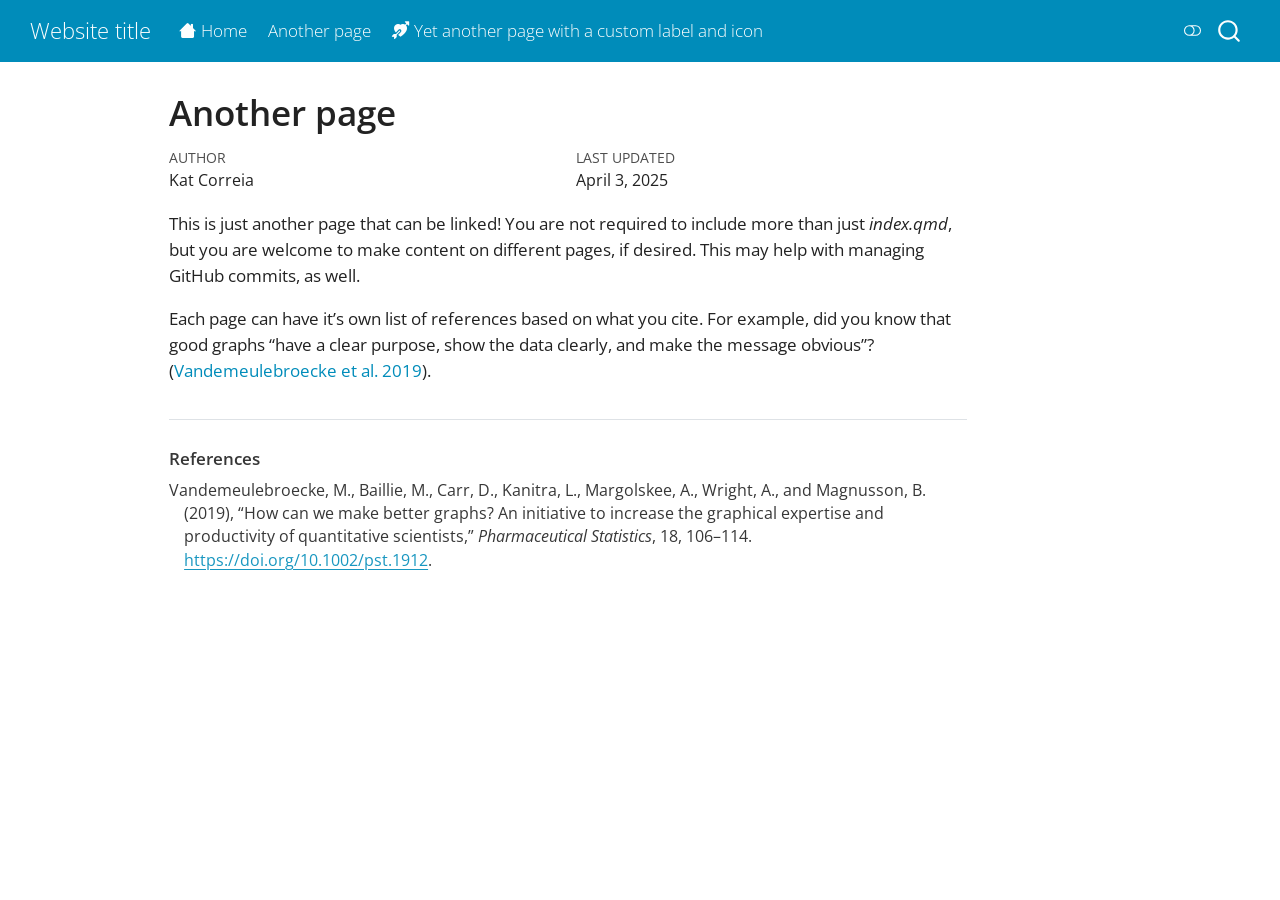
<file: docs/another-page.html>
<!DOCTYPE html>
<html xmlns="http://www.w3.org/1999/xhtml" lang="en" xml:lang="en"><head>

<meta charset="utf-8">
<meta name="generator" content="quarto-1.3.353">

<meta name="viewport" content="width=device-width, initial-scale=1.0, user-scalable=yes">

<meta name="author" content="Kat Correia">
<meta name="dcterms.date" content="2025-04-03">

<title>Website title - Another page</title>
<style>
code{white-space: pre-wrap;}
span.smallcaps{font-variant: small-caps;}
div.columns{display: flex; gap: min(4vw, 1.5em);}
div.column{flex: auto; overflow-x: auto;}
div.hanging-indent{margin-left: 1.5em; text-indent: -1.5em;}
ul.task-list{list-style: none;}
ul.task-list li input[type="checkbox"] {
  width: 0.8em;
  margin: 0 0.8em 0.2em -1em; /* quarto-specific, see https://github.com/quarto-dev/quarto-cli/issues/4556 */ 
  vertical-align: middle;
}
/* CSS for citations */
div.csl-bib-body { }
div.csl-entry {
  clear: both;
}
.hanging-indent div.csl-entry {
  margin-left:2em;
  text-indent:-2em;
}
div.csl-left-margin {
  min-width:2em;
  float:left;
}
div.csl-right-inline {
  margin-left:2em;
  padding-left:1em;
}
div.csl-indent {
  margin-left: 2em;
}</style>


<script src="site_libs/quarto-nav/quarto-nav.js"></script>
<script src="site_libs/quarto-nav/headroom.min.js"></script>
<script src="site_libs/clipboard/clipboard.min.js"></script>
<script src="site_libs/quarto-search/autocomplete.umd.js"></script>
<script src="site_libs/quarto-search/fuse.min.js"></script>
<script src="site_libs/quarto-search/quarto-search.js"></script>
<meta name="quarto:offset" content="./">
<script src="site_libs/quarto-html/quarto.js"></script>
<script src="site_libs/quarto-html/popper.min.js"></script>
<script src="site_libs/quarto-html/tippy.umd.min.js"></script>
<script src="site_libs/quarto-html/anchor.min.js"></script>
<link href="site_libs/quarto-html/tippy.css" rel="stylesheet">
<link href="site_libs/quarto-html/quarto-syntax-highlighting.css" rel="stylesheet" class="quarto-color-scheme" id="quarto-text-highlighting-styles">
<link href="site_libs/quarto-html/quarto-syntax-highlighting-dark.css" rel="prefetch" class="quarto-color-scheme quarto-color-alternate" id="quarto-text-highlighting-styles">
<script src="site_libs/bootstrap/bootstrap.min.js"></script>
<link href="site_libs/bootstrap/bootstrap-icons.css" rel="stylesheet">
<link href="site_libs/bootstrap/bootstrap.min.css" rel="stylesheet" class="quarto-color-scheme" id="quarto-bootstrap" data-mode="light">
<link href="site_libs/bootstrap/bootstrap-dark.min.css" rel="prefetch" class="quarto-color-scheme quarto-color-alternate" id="quarto-bootstrap" data-mode="dark">
<script id="quarto-search-options" type="application/json">{
  "location": "navbar",
  "copy-button": false,
  "collapse-after": 3,
  "panel-placement": "end",
  "type": "overlay",
  "limit": 20,
  "language": {
    "search-no-results-text": "No results",
    "search-matching-documents-text": "matching documents",
    "search-copy-link-title": "Copy link to search",
    "search-hide-matches-text": "Hide additional matches",
    "search-more-match-text": "more match in this document",
    "search-more-matches-text": "more matches in this document",
    "search-clear-button-title": "Clear",
    "search-detached-cancel-button-title": "Cancel",
    "search-submit-button-title": "Submit"
  }
}</script>


<link rel="stylesheet" href="styles.css">
</head>

<body class="nav-fixed">

<div id="quarto-search-results"></div>
  <header id="quarto-header" class="headroom fixed-top">
    <nav class="navbar navbar-expand-lg navbar-dark ">
      <div class="navbar-container container-fluid">
      <div class="navbar-brand-container">
    <a class="navbar-brand" href="./index.html">
    <span class="navbar-title">Website title</span>
    </a>
  </div>
            <div id="quarto-search" class="" title="Search"></div>
          <button class="navbar-toggler" type="button" data-bs-toggle="collapse" data-bs-target="#navbarCollapse" aria-controls="navbarCollapse" aria-expanded="false" aria-label="Toggle navigation" onclick="if (window.quartoToggleHeadroom) { window.quartoToggleHeadroom(); }">
  <span class="navbar-toggler-icon"></span>
</button>
          <div class="collapse navbar-collapse" id="navbarCollapse">
            <ul class="navbar-nav navbar-nav-scroll me-auto">
  <li class="nav-item">
    <a class="nav-link" href="./index.html" rel="" target=""><i class="bi bi-house" role="img">
</i> 
 <span class="menu-text">Home</span></a>
  </li>  
  <li class="nav-item">
    <a class="nav-link active" href="./another-page.html" rel="" target="" aria-current="page">
 <span class="menu-text">Another page</span></a>
  </li>  
  <li class="nav-item">
    <a class="nav-link" href="./yet-another-page.html" rel="" target=""><i class="bi bi-arrow-through-heart-fill" role="img">
</i> 
 <span class="menu-text">Yet another page with a custom label and icon</span></a>
  </li>  
</ul>
            <div class="quarto-navbar-tools ms-auto">
  <a href="" class="quarto-color-scheme-toggle quarto-navigation-tool  px-1" onclick="window.quartoToggleColorScheme(); return false;" title="Toggle dark mode"><i class="bi"></i></a>
</div>
          </div> <!-- /navcollapse -->
      </div> <!-- /container-fluid -->
    </nav>
</header>
<!-- content -->
<div id="quarto-content" class="quarto-container page-columns page-rows-contents page-layout-article page-navbar">
<!-- sidebar -->
<!-- margin-sidebar -->
    <div id="quarto-margin-sidebar" class="sidebar margin-sidebar">
        
    </div>
<!-- main -->
<main class="content" id="quarto-document-content">

<header id="title-block-header" class="quarto-title-block default">
<div class="quarto-title">
<h1 class="title">Another page</h1>
</div>



<div class="quarto-title-meta">

    <div>
    <div class="quarto-title-meta-heading">Author</div>
    <div class="quarto-title-meta-contents">
             <p>Kat Correia </p>
          </div>
  </div>
    
    <div>
    <div class="quarto-title-meta-heading">Last updated</div>
    <div class="quarto-title-meta-contents">
      <p class="date">April 3, 2025</p>
    </div>
  </div>
  
    
  </div>
  

</header>

<p>This is just another page that can be linked! You are not required to include more than just <em>index.qmd</em>, but you are welcome to make content on different pages, if desired. This may help with managing GitHub commits, as well.</p>
<p>Each page can have it’s own list of references based on what you cite. For example, did you know that good graphs “have a clear purpose, show the data clearly, and make the message obvious”? <span class="citation" data-cites="vandem2019">(<a href="#ref-vandem2019" role="doc-biblioref">Vandemeulebroecke et al. 2019</a>)</span>.</p>




<div id="quarto-appendix" class="default"><section class="quarto-appendix-contents" role="doc-bibliography"><h2 class="anchored quarto-appendix-heading">References</h2><div id="refs" class="references csl-bib-body hanging-indent" role="list">
<div id="ref-vandem2019" class="csl-entry" role="listitem">
Vandemeulebroecke, M., Baillie, M., Carr, D., Kanitra, L., Margolskee, A., Wright, A., and Magnusson, B. (2019), <span>“How can we make better graphs? An initiative to increase the graphical expertise and productivity of quantitative scientists,”</span> <em>Pharmaceutical Statistics</em>, 18, 106–114. <a href="https://doi.org/10.1002/pst.1912">https://doi.org/10.1002/pst.1912</a>.
</div>
</div></section></div></main> <!-- /main -->
<script id="quarto-html-after-body" type="application/javascript">
window.document.addEventListener("DOMContentLoaded", function (event) {
  const toggleBodyColorMode = (bsSheetEl) => {
    const mode = bsSheetEl.getAttribute("data-mode");
    const bodyEl = window.document.querySelector("body");
    if (mode === "dark") {
      bodyEl.classList.add("quarto-dark");
      bodyEl.classList.remove("quarto-light");
    } else {
      bodyEl.classList.add("quarto-light");
      bodyEl.classList.remove("quarto-dark");
    }
  }
  const toggleBodyColorPrimary = () => {
    const bsSheetEl = window.document.querySelector("link#quarto-bootstrap");
    if (bsSheetEl) {
      toggleBodyColorMode(bsSheetEl);
    }
  }
  toggleBodyColorPrimary();  
  const disableStylesheet = (stylesheets) => {
    for (let i=0; i < stylesheets.length; i++) {
      const stylesheet = stylesheets[i];
      stylesheet.rel = 'prefetch';
    }
  }
  const enableStylesheet = (stylesheets) => {
    for (let i=0; i < stylesheets.length; i++) {
      const stylesheet = stylesheets[i];
      stylesheet.rel = 'stylesheet';
    }
  }
  const manageTransitions = (selector, allowTransitions) => {
    const els = window.document.querySelectorAll(selector);
    for (let i=0; i < els.length; i++) {
      const el = els[i];
      if (allowTransitions) {
        el.classList.remove('notransition');
      } else {
        el.classList.add('notransition');
      }
    }
  }
  const toggleColorMode = (alternate) => {
    // Switch the stylesheets
    const alternateStylesheets = window.document.querySelectorAll('link.quarto-color-scheme.quarto-color-alternate');
    manageTransitions('#quarto-margin-sidebar .nav-link', false);
    if (alternate) {
      enableStylesheet(alternateStylesheets);
      for (const sheetNode of alternateStylesheets) {
        if (sheetNode.id === "quarto-bootstrap") {
          toggleBodyColorMode(sheetNode);
        }
      }
    } else {
      disableStylesheet(alternateStylesheets);
      toggleBodyColorPrimary();
    }
    manageTransitions('#quarto-margin-sidebar .nav-link', true);
    // Switch the toggles
    const toggles = window.document.querySelectorAll('.quarto-color-scheme-toggle');
    for (let i=0; i < toggles.length; i++) {
      const toggle = toggles[i];
      if (toggle) {
        if (alternate) {
          toggle.classList.add("alternate");     
        } else {
          toggle.classList.remove("alternate");
        }
      }
    }
    // Hack to workaround the fact that safari doesn't
    // properly recolor the scrollbar when toggling (#1455)
    if (navigator.userAgent.indexOf('Safari') > 0 && navigator.userAgent.indexOf('Chrome') == -1) {
      manageTransitions("body", false);
      window.scrollTo(0, 1);
      setTimeout(() => {
        window.scrollTo(0, 0);
        manageTransitions("body", true);
      }, 40);  
    }
  }
  const isFileUrl = () => { 
    return window.location.protocol === 'file:';
  }
  const hasAlternateSentinel = () => {  
    let styleSentinel = getColorSchemeSentinel();
    if (styleSentinel !== null) {
      return styleSentinel === "alternate";
    } else {
      return false;
    }
  }
  const setStyleSentinel = (alternate) => {
    const value = alternate ? "alternate" : "default";
    if (!isFileUrl()) {
      window.localStorage.setItem("quarto-color-scheme", value);
    } else {
      localAlternateSentinel = value;
    }
  }
  const getColorSchemeSentinel = () => {
    if (!isFileUrl()) {
      const storageValue = window.localStorage.getItem("quarto-color-scheme");
      return storageValue != null ? storageValue : localAlternateSentinel;
    } else {
      return localAlternateSentinel;
    }
  }
  let localAlternateSentinel = 'default';
  // Dark / light mode switch
  window.quartoToggleColorScheme = () => {
    // Read the current dark / light value 
    let toAlternate = !hasAlternateSentinel();
    toggleColorMode(toAlternate);
    setStyleSentinel(toAlternate);
  };
  // Ensure there is a toggle, if there isn't float one in the top right
  if (window.document.querySelector('.quarto-color-scheme-toggle') === null) {
    const a = window.document.createElement('a');
    a.classList.add('top-right');
    a.classList.add('quarto-color-scheme-toggle');
    a.href = "";
    a.onclick = function() { try { window.quartoToggleColorScheme(); } catch {} return false; };
    const i = window.document.createElement("i");
    i.classList.add('bi');
    a.appendChild(i);
    window.document.body.appendChild(a);
  }
  // Switch to dark mode if need be
  if (hasAlternateSentinel()) {
    toggleColorMode(true);
  } else {
    toggleColorMode(false);
  }
  const icon = "";
  const anchorJS = new window.AnchorJS();
  anchorJS.options = {
    placement: 'right',
    icon: icon
  };
  anchorJS.add('.anchored');
  const isCodeAnnotation = (el) => {
    for (const clz of el.classList) {
      if (clz.startsWith('code-annotation-')) {                     
        return true;
      }
    }
    return false;
  }
  const clipboard = new window.ClipboardJS('.code-copy-button', {
    text: function(trigger) {
      const codeEl = trigger.previousElementSibling.cloneNode(true);
      for (const childEl of codeEl.children) {
        if (isCodeAnnotation(childEl)) {
          childEl.remove();
        }
      }
      return codeEl.innerText;
    }
  });
  clipboard.on('success', function(e) {
    // button target
    const button = e.trigger;
    // don't keep focus
    button.blur();
    // flash "checked"
    button.classList.add('code-copy-button-checked');
    var currentTitle = button.getAttribute("title");
    button.setAttribute("title", "Copied!");
    let tooltip;
    if (window.bootstrap) {
      button.setAttribute("data-bs-toggle", "tooltip");
      button.setAttribute("data-bs-placement", "left");
      button.setAttribute("data-bs-title", "Copied!");
      tooltip = new bootstrap.Tooltip(button, 
        { trigger: "manual", 
          customClass: "code-copy-button-tooltip",
          offset: [0, -8]});
      tooltip.show();    
    }
    setTimeout(function() {
      if (tooltip) {
        tooltip.hide();
        button.removeAttribute("data-bs-title");
        button.removeAttribute("data-bs-toggle");
        button.removeAttribute("data-bs-placement");
      }
      button.setAttribute("title", currentTitle);
      button.classList.remove('code-copy-button-checked');
    }, 1000);
    // clear code selection
    e.clearSelection();
  });
  function tippyHover(el, contentFn) {
    const config = {
      allowHTML: true,
      content: contentFn,
      maxWidth: 500,
      delay: 100,
      arrow: false,
      appendTo: function(el) {
          return el.parentElement;
      },
      interactive: true,
      interactiveBorder: 10,
      theme: 'quarto',
      placement: 'bottom-start'
    };
    window.tippy(el, config); 
  }
  const noterefs = window.document.querySelectorAll('a[role="doc-noteref"]');
  for (var i=0; i<noterefs.length; i++) {
    const ref = noterefs[i];
    tippyHover(ref, function() {
      // use id or data attribute instead here
      let href = ref.getAttribute('data-footnote-href') || ref.getAttribute('href');
      try { href = new URL(href).hash; } catch {}
      const id = href.replace(/^#\/?/, "");
      const note = window.document.getElementById(id);
      return note.innerHTML;
    });
  }
      let selectedAnnoteEl;
      const selectorForAnnotation = ( cell, annotation) => {
        let cellAttr = 'data-code-cell="' + cell + '"';
        let lineAttr = 'data-code-annotation="' +  annotation + '"';
        const selector = 'span[' + cellAttr + '][' + lineAttr + ']';
        return selector;
      }
      const selectCodeLines = (annoteEl) => {
        const doc = window.document;
        const targetCell = annoteEl.getAttribute("data-target-cell");
        const targetAnnotation = annoteEl.getAttribute("data-target-annotation");
        const annoteSpan = window.document.querySelector(selectorForAnnotation(targetCell, targetAnnotation));
        const lines = annoteSpan.getAttribute("data-code-lines").split(",");
        const lineIds = lines.map((line) => {
          return targetCell + "-" + line;
        })
        let top = null;
        let height = null;
        let parent = null;
        if (lineIds.length > 0) {
            //compute the position of the single el (top and bottom and make a div)
            const el = window.document.getElementById(lineIds[0]);
            top = el.offsetTop;
            height = el.offsetHeight;
            parent = el.parentElement.parentElement;
          if (lineIds.length > 1) {
            const lastEl = window.document.getElementById(lineIds[lineIds.length - 1]);
            const bottom = lastEl.offsetTop + lastEl.offsetHeight;
            height = bottom - top;
          }
          if (top !== null && height !== null && parent !== null) {
            // cook up a div (if necessary) and position it 
            let div = window.document.getElementById("code-annotation-line-highlight");
            if (div === null) {
              div = window.document.createElement("div");
              div.setAttribute("id", "code-annotation-line-highlight");
              div.style.position = 'absolute';
              parent.appendChild(div);
            }
            div.style.top = top - 2 + "px";
            div.style.height = height + 4 + "px";
            let gutterDiv = window.document.getElementById("code-annotation-line-highlight-gutter");
            if (gutterDiv === null) {
              gutterDiv = window.document.createElement("div");
              gutterDiv.setAttribute("id", "code-annotation-line-highlight-gutter");
              gutterDiv.style.position = 'absolute';
              const codeCell = window.document.getElementById(targetCell);
              const gutter = codeCell.querySelector('.code-annotation-gutter');
              gutter.appendChild(gutterDiv);
            }
            gutterDiv.style.top = top - 2 + "px";
            gutterDiv.style.height = height + 4 + "px";
          }
          selectedAnnoteEl = annoteEl;
        }
      };
      const unselectCodeLines = () => {
        const elementsIds = ["code-annotation-line-highlight", "code-annotation-line-highlight-gutter"];
        elementsIds.forEach((elId) => {
          const div = window.document.getElementById(elId);
          if (div) {
            div.remove();
          }
        });
        selectedAnnoteEl = undefined;
      };
      // Attach click handler to the DT
      const annoteDls = window.document.querySelectorAll('dt[data-target-cell]');
      for (const annoteDlNode of annoteDls) {
        annoteDlNode.addEventListener('click', (event) => {
          const clickedEl = event.target;
          if (clickedEl !== selectedAnnoteEl) {
            unselectCodeLines();
            const activeEl = window.document.querySelector('dt[data-target-cell].code-annotation-active');
            if (activeEl) {
              activeEl.classList.remove('code-annotation-active');
            }
            selectCodeLines(clickedEl);
            clickedEl.classList.add('code-annotation-active');
          } else {
            // Unselect the line
            unselectCodeLines();
            clickedEl.classList.remove('code-annotation-active');
          }
        });
      }
  const findCites = (el) => {
    const parentEl = el.parentElement;
    if (parentEl) {
      const cites = parentEl.dataset.cites;
      if (cites) {
        return {
          el,
          cites: cites.split(' ')
        };
      } else {
        return findCites(el.parentElement)
      }
    } else {
      return undefined;
    }
  };
  var bibliorefs = window.document.querySelectorAll('a[role="doc-biblioref"]');
  for (var i=0; i<bibliorefs.length; i++) {
    const ref = bibliorefs[i];
    const citeInfo = findCites(ref);
    if (citeInfo) {
      tippyHover(citeInfo.el, function() {
        var popup = window.document.createElement('div');
        citeInfo.cites.forEach(function(cite) {
          var citeDiv = window.document.createElement('div');
          citeDiv.classList.add('hanging-indent');
          citeDiv.classList.add('csl-entry');
          var biblioDiv = window.document.getElementById('ref-' + cite);
          if (biblioDiv) {
            citeDiv.innerHTML = biblioDiv.innerHTML;
          }
          popup.appendChild(citeDiv);
        });
        return popup.innerHTML;
      });
    }
  }
});
</script>
</div> <!-- /content -->



</body></html>
</file>
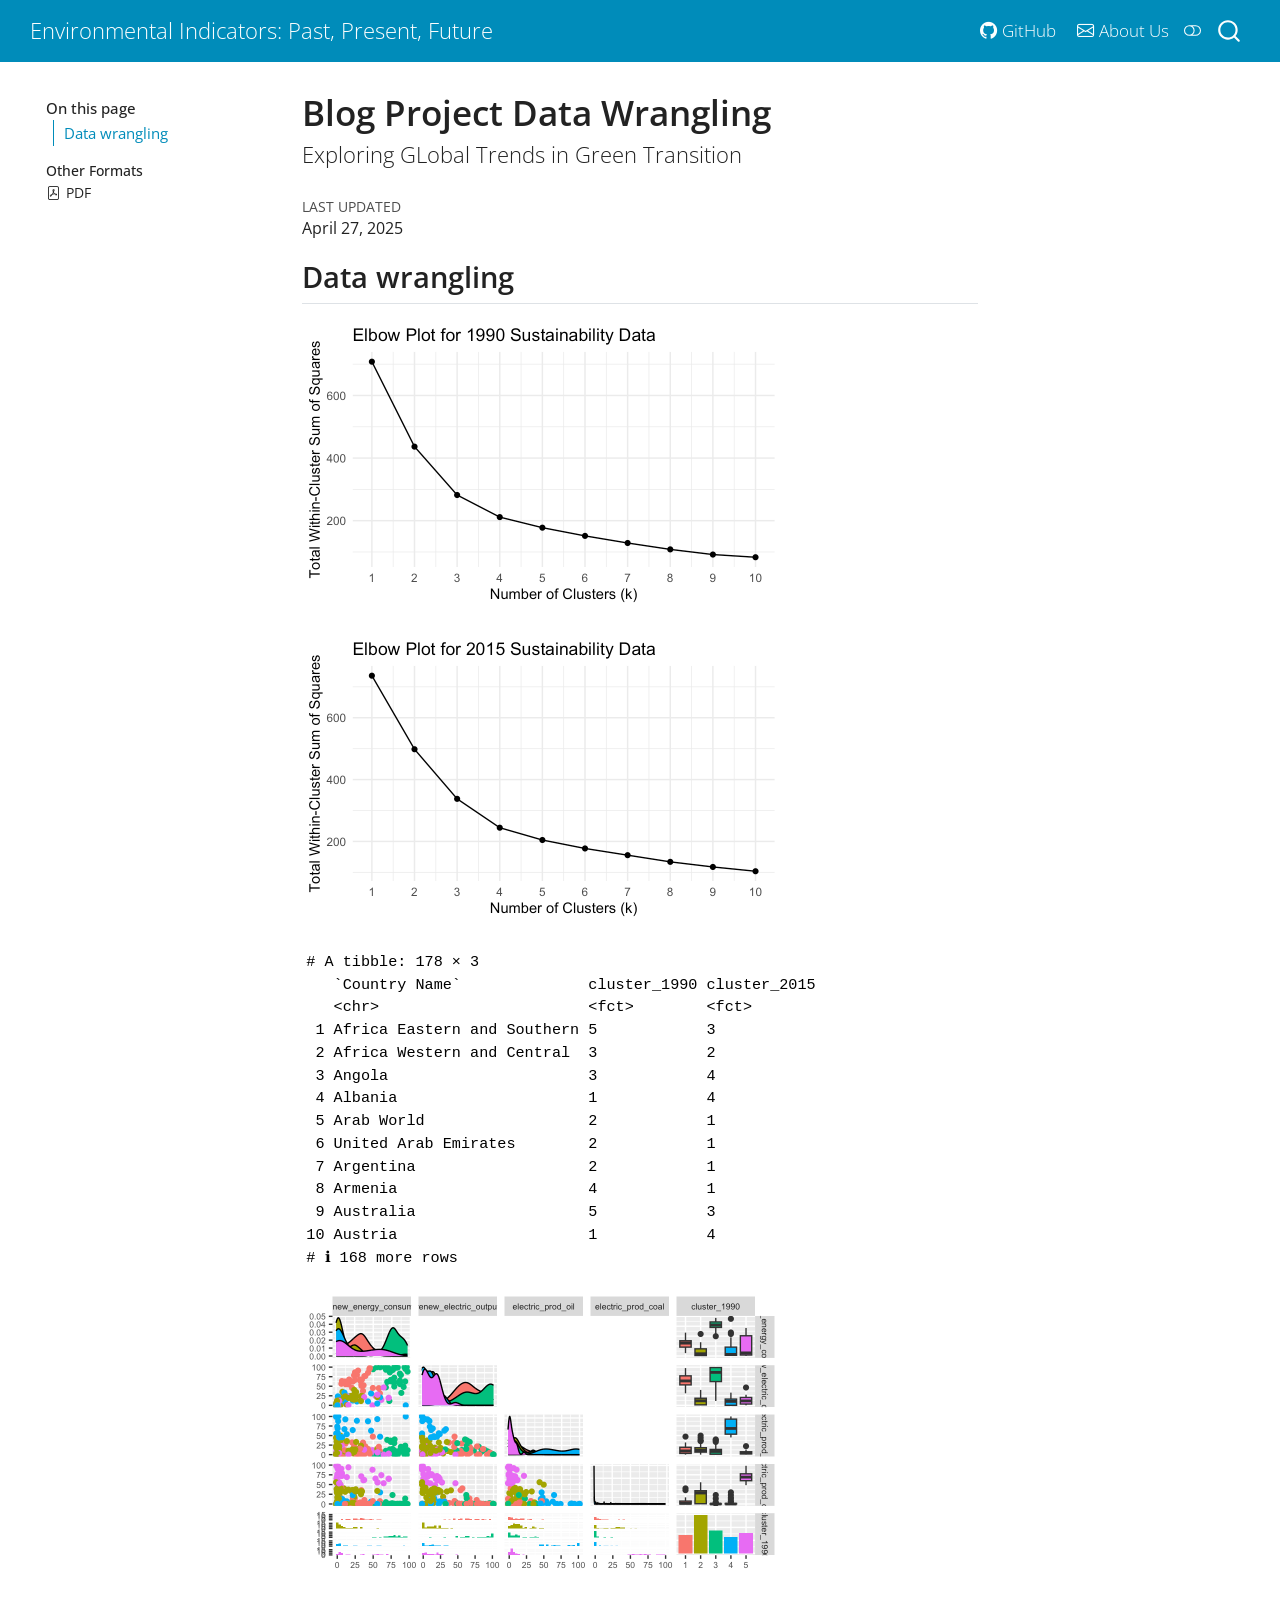
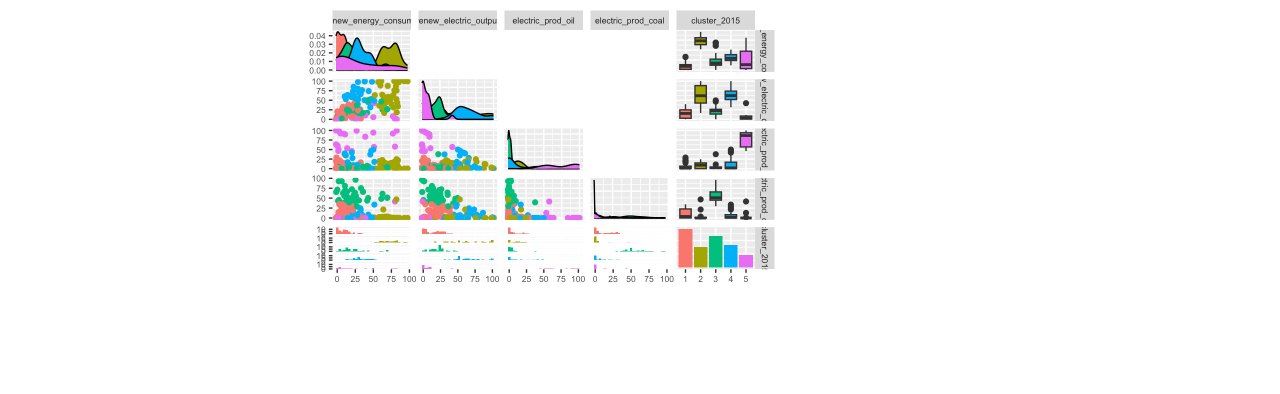
<file: docs/data-wrangling.html>
<!DOCTYPE html>
<html xmlns="http://www.w3.org/1999/xhtml" lang="en" xml:lang="en"><head>

<meta charset="utf-8">
<meta name="generator" content="quarto-1.5.57">

<meta name="viewport" content="width=device-width, initial-scale=1.0, user-scalable=yes">

<meta name="dcterms.date" content="2025-04-27">

<title>Blog Project Data Wrangling – Environmental Indicators: Past, Present, Future</title>
<style>
code{white-space: pre-wrap;}
span.smallcaps{font-variant: small-caps;}
div.columns{display: flex; gap: min(4vw, 1.5em);}
div.column{flex: auto; overflow-x: auto;}
div.hanging-indent{margin-left: 1.5em; text-indent: -1.5em;}
ul.task-list{list-style: none;}
ul.task-list li input[type="checkbox"] {
  width: 0.8em;
  margin: 0 0.8em 0.2em -1em; /* quarto-specific, see https://github.com/quarto-dev/quarto-cli/issues/4556 */ 
  vertical-align: middle;
}
</style>


<script src="site_libs/quarto-nav/quarto-nav.js"></script>
<script src="site_libs/quarto-nav/headroom.min.js"></script>
<script src="site_libs/clipboard/clipboard.min.js"></script>
<script src="site_libs/quarto-search/autocomplete.umd.js"></script>
<script src="site_libs/quarto-search/fuse.min.js"></script>
<script src="site_libs/quarto-search/quarto-search.js"></script>
<meta name="quarto:offset" content="./">
<script src="site_libs/quarto-html/quarto.js"></script>
<script src="site_libs/quarto-html/popper.min.js"></script>
<script src="site_libs/quarto-html/tippy.umd.min.js"></script>
<script src="site_libs/quarto-html/anchor.min.js"></script>
<link href="site_libs/quarto-html/tippy.css" rel="stylesheet">
<link href="site_libs/quarto-html/quarto-syntax-highlighting.css" rel="stylesheet" class="quarto-color-scheme" id="quarto-text-highlighting-styles">
<link href="site_libs/quarto-html/quarto-syntax-highlighting-dark.css" rel="prefetch" class="quarto-color-scheme quarto-color-alternate" id="quarto-text-highlighting-styles">
<script src="site_libs/bootstrap/bootstrap.min.js"></script>
<link href="site_libs/bootstrap/bootstrap-icons.css" rel="stylesheet">
<link href="site_libs/bootstrap/bootstrap.min.css" rel="stylesheet" class="quarto-color-scheme" id="quarto-bootstrap" data-mode="light">
<link href="site_libs/bootstrap/bootstrap-dark.min.css" rel="prefetch" class="quarto-color-scheme quarto-color-alternate" id="quarto-bootstrap" data-mode="dark">
<script id="quarto-search-options" type="application/json">{
  "location": "navbar",
  "copy-button": false,
  "collapse-after": 3,
  "panel-placement": "end",
  "type": "overlay",
  "limit": 50,
  "keyboard-shortcut": [
    "f",
    "/",
    "s"
  ],
  "show-item-context": false,
  "language": {
    "search-no-results-text": "No results",
    "search-matching-documents-text": "matching documents",
    "search-copy-link-title": "Copy link to search",
    "search-hide-matches-text": "Hide additional matches",
    "search-more-match-text": "more match in this document",
    "search-more-matches-text": "more matches in this document",
    "search-clear-button-title": "Clear",
    "search-text-placeholder": "",
    "search-detached-cancel-button-title": "Cancel",
    "search-submit-button-title": "Submit",
    "search-label": "Search"
  }
}</script>


<link rel="stylesheet" href="styles.css">
</head>

<body class="floating nav-fixed">

<div id="quarto-search-results"></div>
  <header id="quarto-header" class="headroom fixed-top">
    <nav class="navbar navbar-expand-lg " data-bs-theme="dark">
      <div class="navbar-container container-fluid">
      <div class="navbar-brand-container mx-auto">
    <a class="navbar-brand" href="./index.html">
    <span class="navbar-title">Environmental Indicators: Past, Present, Future</span>
    </a>
  </div>
            <div id="quarto-search" class="" title="Search"></div>
          <button class="navbar-toggler" type="button" data-bs-toggle="collapse" data-bs-target="#navbarCollapse" aria-controls="navbarCollapse" role="menu" aria-expanded="false" aria-label="Toggle navigation" onclick="if (window.quartoToggleHeadroom) { window.quartoToggleHeadroom(); }">
  <span class="navbar-toggler-icon"></span>
</button>
          <div class="collapse navbar-collapse" id="navbarCollapse">
            <ul class="navbar-nav navbar-nav-scroll ms-auto">
  <li class="nav-item">
    <a class="nav-link" href="https://github.com/"> <i class="bi bi-github" role="img">
</i> 
<span class="menu-text">GitHub</span></a>
  </li>  
  <li class="nav-item">
    <a class="nav-link" href="./another-page.html"> <i class="bi bi-envelope" role="img">
</i> 
<span class="menu-text">About Us</span></a>
  </li>  
</ul>
          </div> <!-- /navcollapse -->
            <div class="quarto-navbar-tools">
  <a href="" class="quarto-color-scheme-toggle quarto-navigation-tool  px-1" onclick="window.quartoToggleColorScheme(); return false;" title="Toggle dark mode"><i class="bi"></i></a>
</div>
      </div> <!-- /container-fluid -->
    </nav>
</header>
<!-- content -->
<div id="quarto-content" class="quarto-container page-columns page-rows-contents page-layout-article page-navbar">
<!-- sidebar -->
  <nav id="quarto-sidebar" class="sidebar collapse collapse-horizontal quarto-sidebar-collapse-item sidebar-navigation floating overflow-auto">
    <nav id="TOC" role="doc-toc" class="toc-active" data-toc-expanded="99">
    <h2 id="toc-title">On this page</h2>
   
  <ul class="collapse">
  <li><a href="#data-wrangling" id="toc-data-wrangling" class="nav-link active" data-scroll-target="#data-wrangling">Data wrangling</a></li>
  </ul>
<div class="quarto-alternate-formats"><h2>Other Formats</h2><ul><li><a href="data-wrangling.pdf"><i class="bi bi-file-pdf"></i>PDF</a></li></ul></div></nav>
</nav>
<div id="quarto-sidebar-glass" class="quarto-sidebar-collapse-item" data-bs-toggle="collapse" data-bs-target=".quarto-sidebar-collapse-item"></div>
<!-- margin-sidebar -->
    <div id="quarto-margin-sidebar" class="sidebar margin-sidebar zindex-bottom">
    </div>
<!-- main -->
<main class="content" id="quarto-document-content">

<header id="title-block-header" class="quarto-title-block default">
<div class="quarto-title">
<h1 class="title">Blog Project Data Wrangling</h1>
<p class="subtitle lead">Exploring GLobal Trends in Green Transition</p>
</div>



<div class="quarto-title-meta">

    
    <div>
    <div class="quarto-title-meta-heading">Last updated</div>
    <div class="quarto-title-meta-contents">
      <p class="date">April 27, 2025</p>
    </div>
  </div>
  
    
  </div>
  


</header>


<section id="data-wrangling" class="level2">
<h2 class="anchored" data-anchor-id="data-wrangling">Data wrangling</h2>
<div class="cell">
<div class="cell-output-display">
<div>
<figure class="figure">
<p><img src="data-wrangling_files/figure-html/kmeans-clustering-1.png" class="img-fluid figure-img" width="480"></p>
</figure>
</div>
</div>
<div class="cell-output-display">
<div>
<figure class="figure">
<p><img src="data-wrangling_files/figure-html/kmeans-clustering-2.png" class="img-fluid figure-img" width="480"></p>
</figure>
</div>
</div>
<div class="cell-output cell-output-stdout">
<pre><code># A tibble: 178 × 3
   `Country Name`              cluster_1990 cluster_2015
   &lt;chr&gt;                       &lt;fct&gt;        &lt;fct&gt;       
 1 Africa Eastern and Southern 5            3           
 2 Africa Western and Central  3            2           
 3 Angola                      3            4           
 4 Albania                     1            4           
 5 Arab World                  2            1           
 6 United Arab Emirates        2            1           
 7 Argentina                   2            1           
 8 Armenia                     4            1           
 9 Australia                   5            3           
10 Austria                     1            4           
# ℹ 168 more rows</code></pre>
</div>
<div class="cell-output-display">
<div>
<figure class="figure">
<p><img src="data-wrangling_files/figure-html/kmeans-clustering-3.png" class="img-fluid figure-img" width="480"></p>
</figure>
</div>
</div>
<div class="cell-output-display">
<div>
<figure class="figure">
<p><img src="data-wrangling_files/figure-html/kmeans-clustering-4.png" class="img-fluid figure-img" width="480"></p>
</figure>
</div>
</div>
</div>


</section>

</main> <!-- /main -->
<script id="quarto-html-after-body" type="application/javascript">
window.document.addEventListener("DOMContentLoaded", function (event) {
  const toggleBodyColorMode = (bsSheetEl) => {
    const mode = bsSheetEl.getAttribute("data-mode");
    const bodyEl = window.document.querySelector("body");
    if (mode === "dark") {
      bodyEl.classList.add("quarto-dark");
      bodyEl.classList.remove("quarto-light");
    } else {
      bodyEl.classList.add("quarto-light");
      bodyEl.classList.remove("quarto-dark");
    }
  }
  const toggleBodyColorPrimary = () => {
    const bsSheetEl = window.document.querySelector("link#quarto-bootstrap");
    if (bsSheetEl) {
      toggleBodyColorMode(bsSheetEl);
    }
  }
  toggleBodyColorPrimary();  
  const disableStylesheet = (stylesheets) => {
    for (let i=0; i < stylesheets.length; i++) {
      const stylesheet = stylesheets[i];
      stylesheet.rel = 'prefetch';
    }
  }
  const enableStylesheet = (stylesheets) => {
    for (let i=0; i < stylesheets.length; i++) {
      const stylesheet = stylesheets[i];
      stylesheet.rel = 'stylesheet';
    }
  }
  const manageTransitions = (selector, allowTransitions) => {
    const els = window.document.querySelectorAll(selector);
    for (let i=0; i < els.length; i++) {
      const el = els[i];
      if (allowTransitions) {
        el.classList.remove('notransition');
      } else {
        el.classList.add('notransition');
      }
    }
  }
  const toggleGiscusIfUsed = (isAlternate, darkModeDefault) => {
    const baseTheme = document.querySelector('#giscus-base-theme')?.value ?? 'light';
    const alternateTheme = document.querySelector('#giscus-alt-theme')?.value ?? 'dark';
    let newTheme = '';
    if(darkModeDefault) {
      newTheme = isAlternate ? baseTheme : alternateTheme;
    } else {
      newTheme = isAlternate ? alternateTheme : baseTheme;
    }
    const changeGiscusTheme = () => {
      // From: https://github.com/giscus/giscus/issues/336
      const sendMessage = (message) => {
        const iframe = document.querySelector('iframe.giscus-frame');
        if (!iframe) return;
        iframe.contentWindow.postMessage({ giscus: message }, 'https://giscus.app');
      }
      sendMessage({
        setConfig: {
          theme: newTheme
        }
      });
    }
    const isGiscussLoaded = window.document.querySelector('iframe.giscus-frame') !== null;
    if (isGiscussLoaded) {
      changeGiscusTheme();
    }
  }
  const toggleColorMode = (alternate) => {
    // Switch the stylesheets
    const alternateStylesheets = window.document.querySelectorAll('link.quarto-color-scheme.quarto-color-alternate');
    manageTransitions('#quarto-margin-sidebar .nav-link', false);
    if (alternate) {
      enableStylesheet(alternateStylesheets);
      for (const sheetNode of alternateStylesheets) {
        if (sheetNode.id === "quarto-bootstrap") {
          toggleBodyColorMode(sheetNode);
        }
      }
    } else {
      disableStylesheet(alternateStylesheets);
      toggleBodyColorPrimary();
    }
    manageTransitions('#quarto-margin-sidebar .nav-link', true);
    // Switch the toggles
    const toggles = window.document.querySelectorAll('.quarto-color-scheme-toggle');
    for (let i=0; i < toggles.length; i++) {
      const toggle = toggles[i];
      if (toggle) {
        if (alternate) {
          toggle.classList.add("alternate");     
        } else {
          toggle.classList.remove("alternate");
        }
      }
    }
    // Hack to workaround the fact that safari doesn't
    // properly recolor the scrollbar when toggling (#1455)
    if (navigator.userAgent.indexOf('Safari') > 0 && navigator.userAgent.indexOf('Chrome') == -1) {
      manageTransitions("body", false);
      window.scrollTo(0, 1);
      setTimeout(() => {
        window.scrollTo(0, 0);
        manageTransitions("body", true);
      }, 40);  
    }
  }
  const isFileUrl = () => { 
    return window.location.protocol === 'file:';
  }
  const hasAlternateSentinel = () => {  
    let styleSentinel = getColorSchemeSentinel();
    if (styleSentinel !== null) {
      return styleSentinel === "alternate";
    } else {
      return false;
    }
  }
  const setStyleSentinel = (alternate) => {
    const value = alternate ? "alternate" : "default";
    if (!isFileUrl()) {
      window.localStorage.setItem("quarto-color-scheme", value);
    } else {
      localAlternateSentinel = value;
    }
  }
  const getColorSchemeSentinel = () => {
    if (!isFileUrl()) {
      const storageValue = window.localStorage.getItem("quarto-color-scheme");
      return storageValue != null ? storageValue : localAlternateSentinel;
    } else {
      return localAlternateSentinel;
    }
  }
  const darkModeDefault = false;
  let localAlternateSentinel = darkModeDefault ? 'alternate' : 'default';
  // Dark / light mode switch
  window.quartoToggleColorScheme = () => {
    // Read the current dark / light value 
    let toAlternate = !hasAlternateSentinel();
    toggleColorMode(toAlternate);
    setStyleSentinel(toAlternate);
    toggleGiscusIfUsed(toAlternate, darkModeDefault);
  };
  // Ensure there is a toggle, if there isn't float one in the top right
  if (window.document.querySelector('.quarto-color-scheme-toggle') === null) {
    const a = window.document.createElement('a');
    a.classList.add('top-right');
    a.classList.add('quarto-color-scheme-toggle');
    a.href = "";
    a.onclick = function() { try { window.quartoToggleColorScheme(); } catch {} return false; };
    const i = window.document.createElement("i");
    i.classList.add('bi');
    a.appendChild(i);
    window.document.body.appendChild(a);
  }
  // Switch to dark mode if need be
  if (hasAlternateSentinel()) {
    toggleColorMode(true);
  } else {
    toggleColorMode(false);
  }
  const icon = "";
  const anchorJS = new window.AnchorJS();
  anchorJS.options = {
    placement: 'right',
    icon: icon
  };
  anchorJS.add('.anchored');
  const isCodeAnnotation = (el) => {
    for (const clz of el.classList) {
      if (clz.startsWith('code-annotation-')) {                     
        return true;
      }
    }
    return false;
  }
  const onCopySuccess = function(e) {
    // button target
    const button = e.trigger;
    // don't keep focus
    button.blur();
    // flash "checked"
    button.classList.add('code-copy-button-checked');
    var currentTitle = button.getAttribute("title");
    button.setAttribute("title", "Copied!");
    let tooltip;
    if (window.bootstrap) {
      button.setAttribute("data-bs-toggle", "tooltip");
      button.setAttribute("data-bs-placement", "left");
      button.setAttribute("data-bs-title", "Copied!");
      tooltip = new bootstrap.Tooltip(button, 
        { trigger: "manual", 
          customClass: "code-copy-button-tooltip",
          offset: [0, -8]});
      tooltip.show();    
    }
    setTimeout(function() {
      if (tooltip) {
        tooltip.hide();
        button.removeAttribute("data-bs-title");
        button.removeAttribute("data-bs-toggle");
        button.removeAttribute("data-bs-placement");
      }
      button.setAttribute("title", currentTitle);
      button.classList.remove('code-copy-button-checked');
    }, 1000);
    // clear code selection
    e.clearSelection();
  }
  const getTextToCopy = function(trigger) {
      const codeEl = trigger.previousElementSibling.cloneNode(true);
      for (const childEl of codeEl.children) {
        if (isCodeAnnotation(childEl)) {
          childEl.remove();
        }
      }
      return codeEl.innerText;
  }
  const clipboard = new window.ClipboardJS('.code-copy-button:not([data-in-quarto-modal])', {
    text: getTextToCopy
  });
  clipboard.on('success', onCopySuccess);
  if (window.document.getElementById('quarto-embedded-source-code-modal')) {
    // For code content inside modals, clipBoardJS needs to be initialized with a container option
    // TODO: Check when it could be a function (https://github.com/zenorocha/clipboard.js/issues/860)
    const clipboardModal = new window.ClipboardJS('.code-copy-button[data-in-quarto-modal]', {
      text: getTextToCopy,
      container: window.document.getElementById('quarto-embedded-source-code-modal')
    });
    clipboardModal.on('success', onCopySuccess);
  }
    var localhostRegex = new RegExp(/^(?:http|https):\/\/localhost\:?[0-9]*\//);
    var mailtoRegex = new RegExp(/^mailto:/);
      var filterRegex = new RegExp('/' + window.location.host + '/');
    var isInternal = (href) => {
        return filterRegex.test(href) || localhostRegex.test(href) || mailtoRegex.test(href);
    }
    // Inspect non-navigation links and adorn them if external
 	var links = window.document.querySelectorAll('a[href]:not(.nav-link):not(.navbar-brand):not(.toc-action):not(.sidebar-link):not(.sidebar-item-toggle):not(.pagination-link):not(.no-external):not([aria-hidden]):not(.dropdown-item):not(.quarto-navigation-tool):not(.about-link)');
    for (var i=0; i<links.length; i++) {
      const link = links[i];
      if (!isInternal(link.href)) {
        // undo the damage that might have been done by quarto-nav.js in the case of
        // links that we want to consider external
        if (link.dataset.originalHref !== undefined) {
          link.href = link.dataset.originalHref;
        }
      }
    }
  function tippyHover(el, contentFn, onTriggerFn, onUntriggerFn) {
    const config = {
      allowHTML: true,
      maxWidth: 500,
      delay: 100,
      arrow: false,
      appendTo: function(el) {
          return el.parentElement;
      },
      interactive: true,
      interactiveBorder: 10,
      theme: 'quarto',
      placement: 'bottom-start',
    };
    if (contentFn) {
      config.content = contentFn;
    }
    if (onTriggerFn) {
      config.onTrigger = onTriggerFn;
    }
    if (onUntriggerFn) {
      config.onUntrigger = onUntriggerFn;
    }
    window.tippy(el, config); 
  }
  const noterefs = window.document.querySelectorAll('a[role="doc-noteref"]');
  for (var i=0; i<noterefs.length; i++) {
    const ref = noterefs[i];
    tippyHover(ref, function() {
      // use id or data attribute instead here
      let href = ref.getAttribute('data-footnote-href') || ref.getAttribute('href');
      try { href = new URL(href).hash; } catch {}
      const id = href.replace(/^#\/?/, "");
      const note = window.document.getElementById(id);
      if (note) {
        return note.innerHTML;
      } else {
        return "";
      }
    });
  }
      let selectedAnnoteEl;
      const selectorForAnnotation = ( cell, annotation) => {
        let cellAttr = 'data-code-cell="' + cell + '"';
        let lineAttr = 'data-code-annotation="' +  annotation + '"';
        const selector = 'span[' + cellAttr + '][' + lineAttr + ']';
        return selector;
      }
      const selectCodeLines = (annoteEl) => {
        const doc = window.document;
        const targetCell = annoteEl.getAttribute("data-target-cell");
        const targetAnnotation = annoteEl.getAttribute("data-target-annotation");
        const annoteSpan = window.document.querySelector(selectorForAnnotation(targetCell, targetAnnotation));
        const lines = annoteSpan.getAttribute("data-code-lines").split(",");
        const lineIds = lines.map((line) => {
          return targetCell + "-" + line;
        })
        let top = null;
        let height = null;
        let parent = null;
        if (lineIds.length > 0) {
            //compute the position of the single el (top and bottom and make a div)
            const el = window.document.getElementById(lineIds[0]);
            top = el.offsetTop;
            height = el.offsetHeight;
            parent = el.parentElement.parentElement;
          if (lineIds.length > 1) {
            const lastEl = window.document.getElementById(lineIds[lineIds.length - 1]);
            const bottom = lastEl.offsetTop + lastEl.offsetHeight;
            height = bottom - top;
          }
          if (top !== null && height !== null && parent !== null) {
            // cook up a div (if necessary) and position it 
            let div = window.document.getElementById("code-annotation-line-highlight");
            if (div === null) {
              div = window.document.createElement("div");
              div.setAttribute("id", "code-annotation-line-highlight");
              div.style.position = 'absolute';
              parent.appendChild(div);
            }
            div.style.top = top - 2 + "px";
            div.style.height = height + 4 + "px";
            div.style.left = 0;
            let gutterDiv = window.document.getElementById("code-annotation-line-highlight-gutter");
            if (gutterDiv === null) {
              gutterDiv = window.document.createElement("div");
              gutterDiv.setAttribute("id", "code-annotation-line-highlight-gutter");
              gutterDiv.style.position = 'absolute';
              const codeCell = window.document.getElementById(targetCell);
              const gutter = codeCell.querySelector('.code-annotation-gutter');
              gutter.appendChild(gutterDiv);
            }
            gutterDiv.style.top = top - 2 + "px";
            gutterDiv.style.height = height + 4 + "px";
          }
          selectedAnnoteEl = annoteEl;
        }
      };
      const unselectCodeLines = () => {
        const elementsIds = ["code-annotation-line-highlight", "code-annotation-line-highlight-gutter"];
        elementsIds.forEach((elId) => {
          const div = window.document.getElementById(elId);
          if (div) {
            div.remove();
          }
        });
        selectedAnnoteEl = undefined;
      };
        // Handle positioning of the toggle
    window.addEventListener(
      "resize",
      throttle(() => {
        elRect = undefined;
        if (selectedAnnoteEl) {
          selectCodeLines(selectedAnnoteEl);
        }
      }, 10)
    );
    function throttle(fn, ms) {
    let throttle = false;
    let timer;
      return (...args) => {
        if(!throttle) { // first call gets through
            fn.apply(this, args);
            throttle = true;
        } else { // all the others get throttled
            if(timer) clearTimeout(timer); // cancel #2
            timer = setTimeout(() => {
              fn.apply(this, args);
              timer = throttle = false;
            }, ms);
        }
      };
    }
      // Attach click handler to the DT
      const annoteDls = window.document.querySelectorAll('dt[data-target-cell]');
      for (const annoteDlNode of annoteDls) {
        annoteDlNode.addEventListener('click', (event) => {
          const clickedEl = event.target;
          if (clickedEl !== selectedAnnoteEl) {
            unselectCodeLines();
            const activeEl = window.document.querySelector('dt[data-target-cell].code-annotation-active');
            if (activeEl) {
              activeEl.classList.remove('code-annotation-active');
            }
            selectCodeLines(clickedEl);
            clickedEl.classList.add('code-annotation-active');
          } else {
            // Unselect the line
            unselectCodeLines();
            clickedEl.classList.remove('code-annotation-active');
          }
        });
      }
  const findCites = (el) => {
    const parentEl = el.parentElement;
    if (parentEl) {
      const cites = parentEl.dataset.cites;
      if (cites) {
        return {
          el,
          cites: cites.split(' ')
        };
      } else {
        return findCites(el.parentElement)
      }
    } else {
      return undefined;
    }
  };
  var bibliorefs = window.document.querySelectorAll('a[role="doc-biblioref"]');
  for (var i=0; i<bibliorefs.length; i++) {
    const ref = bibliorefs[i];
    const citeInfo = findCites(ref);
    if (citeInfo) {
      tippyHover(citeInfo.el, function() {
        var popup = window.document.createElement('div');
        citeInfo.cites.forEach(function(cite) {
          var citeDiv = window.document.createElement('div');
          citeDiv.classList.add('hanging-indent');
          citeDiv.classList.add('csl-entry');
          var biblioDiv = window.document.getElementById('ref-' + cite);
          if (biblioDiv) {
            citeDiv.innerHTML = biblioDiv.innerHTML;
          }
          popup.appendChild(citeDiv);
        });
        return popup.innerHTML;
      });
    }
  }
});
</script>
</div> <!-- /content -->




</body></html>
</file>
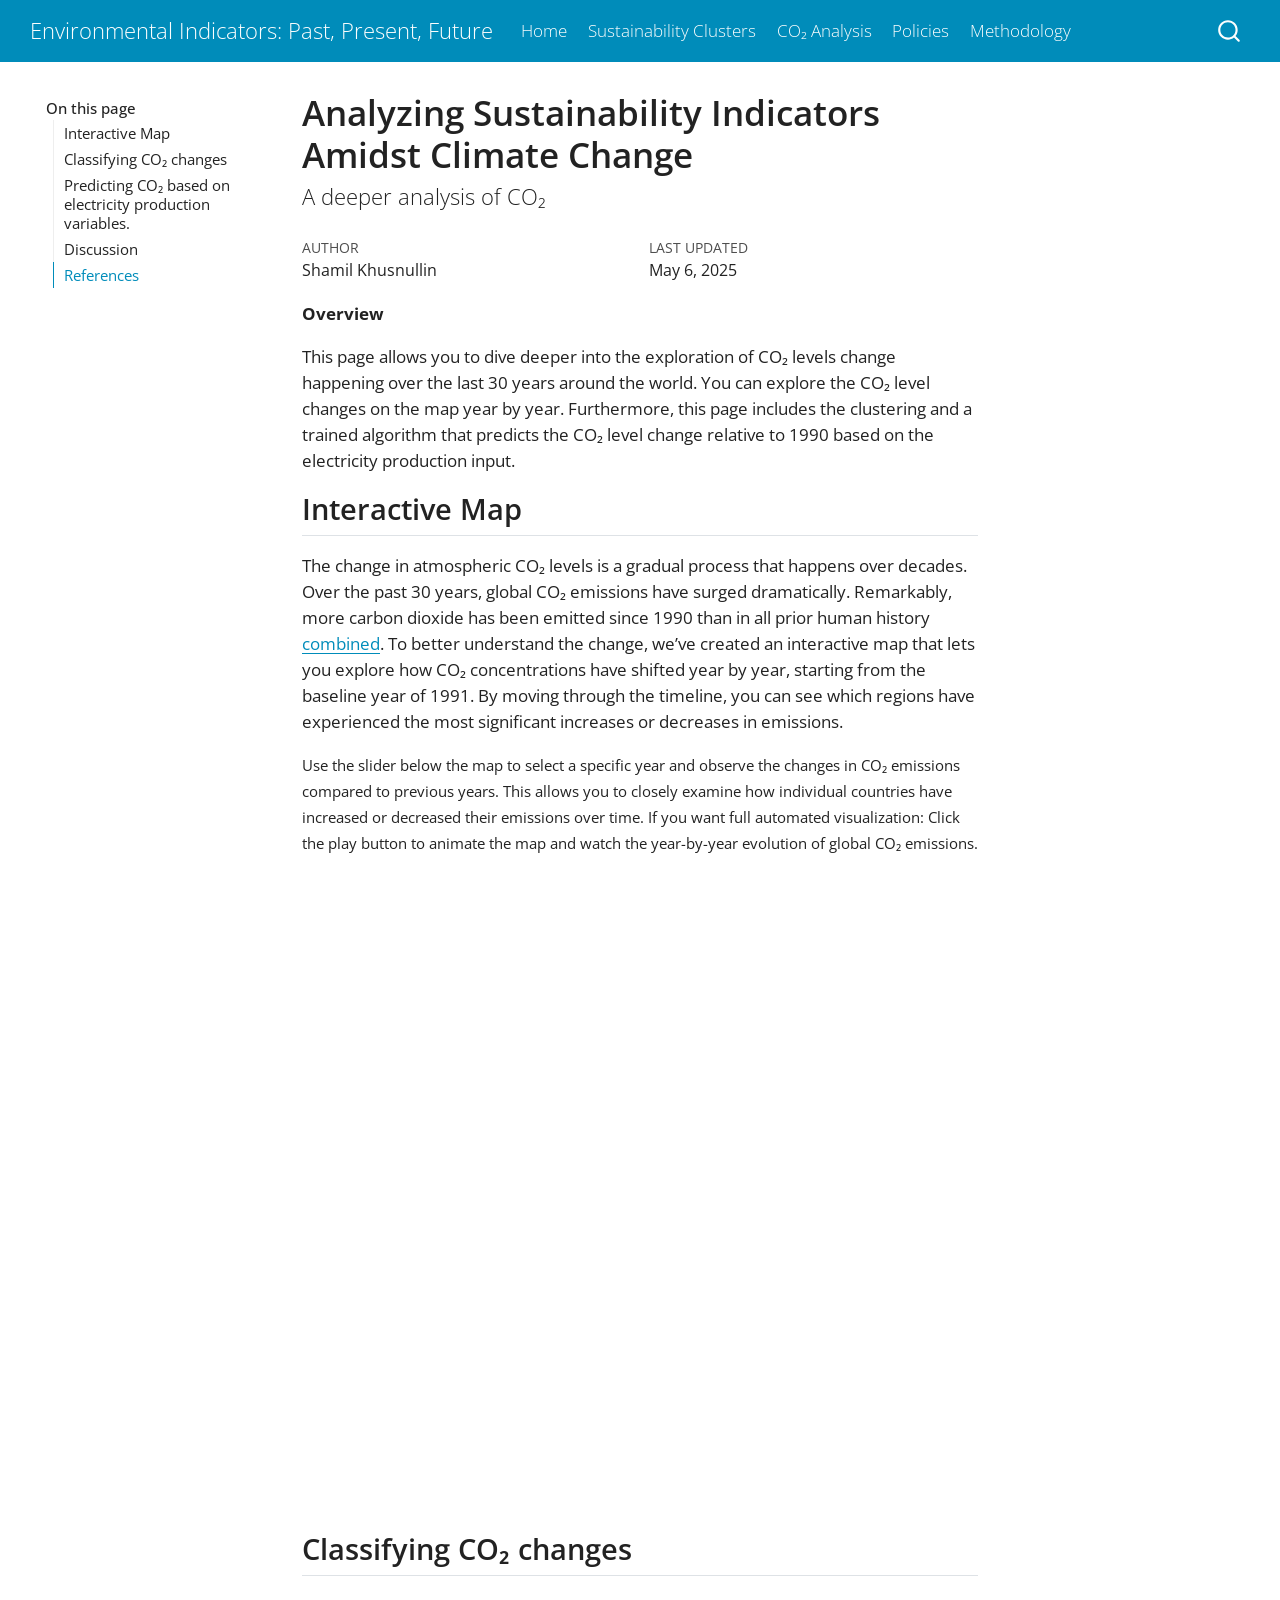
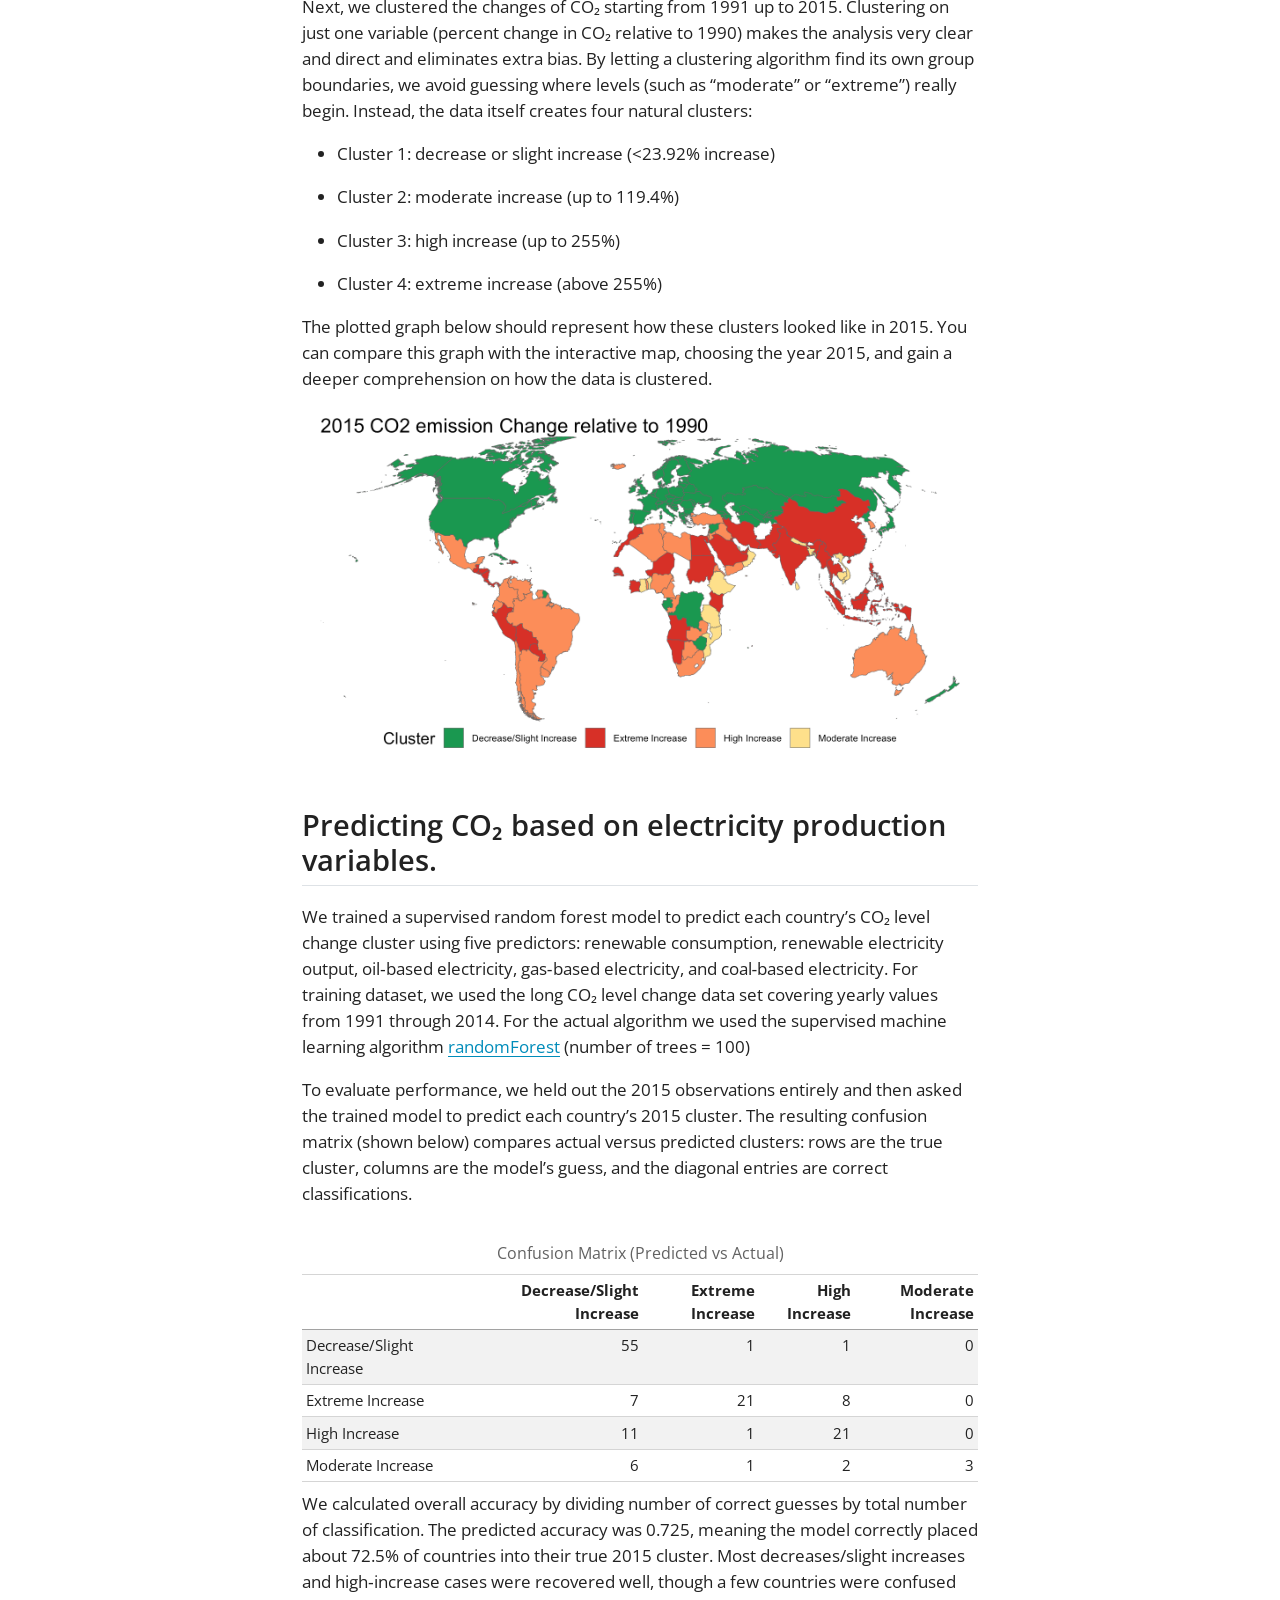
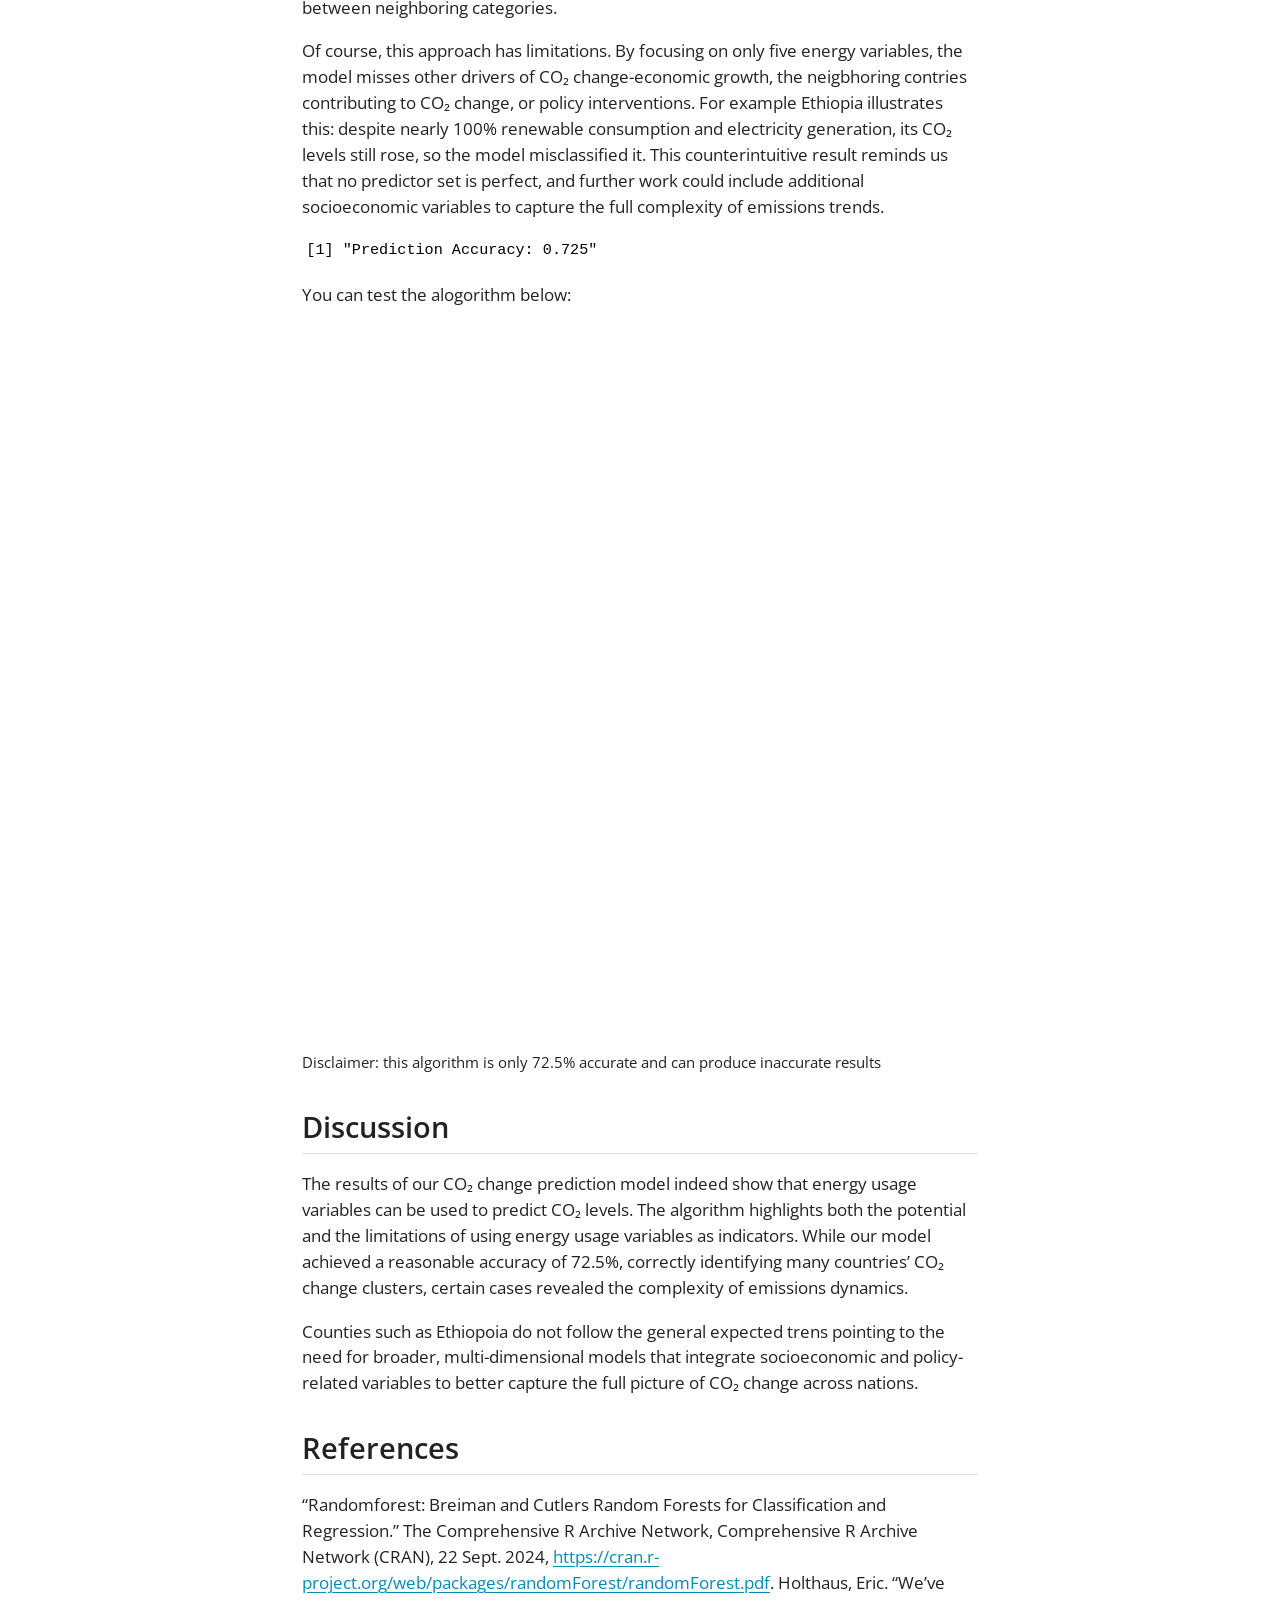
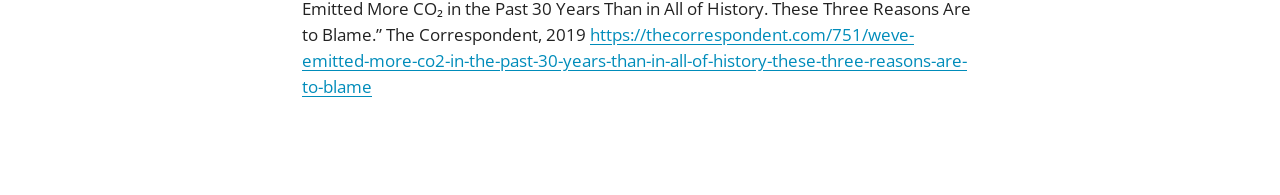
<file: docs/interactivity.html>
<!DOCTYPE html>
<html xmlns="http://www.w3.org/1999/xhtml" lang="en" xml:lang="en"><head>

<meta charset="utf-8">
<meta name="generator" content="quarto-1.5.57">

<meta name="viewport" content="width=device-width, initial-scale=1.0, user-scalable=yes">

<meta name="author" content="Shamil Khusnullin">
<meta name="dcterms.date" content="2025-05-06">

<title>Analyzing Sustainability Indicators Amidst Climate Change – Environmental Indicators: Past, Present, Future</title>
<style>
code{white-space: pre-wrap;}
span.smallcaps{font-variant: small-caps;}
div.columns{display: flex; gap: min(4vw, 1.5em);}
div.column{flex: auto; overflow-x: auto;}
div.hanging-indent{margin-left: 1.5em; text-indent: -1.5em;}
ul.task-list{list-style: none;}
ul.task-list li input[type="checkbox"] {
  width: 0.8em;
  margin: 0 0.8em 0.2em -1em; /* quarto-specific, see https://github.com/quarto-dev/quarto-cli/issues/4556 */ 
  vertical-align: middle;
}
</style>


<script src="site_libs/quarto-nav/quarto-nav.js"></script>
<script src="site_libs/quarto-nav/headroom.min.js"></script>
<script src="site_libs/clipboard/clipboard.min.js"></script>
<script src="site_libs/quarto-search/autocomplete.umd.js"></script>
<script src="site_libs/quarto-search/fuse.min.js"></script>
<script src="site_libs/quarto-search/quarto-search.js"></script>
<meta name="quarto:offset" content="./">
<script src="site_libs/quarto-html/quarto.js"></script>
<script src="site_libs/quarto-html/popper.min.js"></script>
<script src="site_libs/quarto-html/tippy.umd.min.js"></script>
<script src="site_libs/quarto-html/anchor.min.js"></script>
<link href="site_libs/quarto-html/tippy.css" rel="stylesheet">
<link href="site_libs/quarto-html/quarto-syntax-highlighting.css" rel="stylesheet" id="quarto-text-highlighting-styles">
<script src="site_libs/bootstrap/bootstrap.min.js"></script>
<link href="site_libs/bootstrap/bootstrap-icons.css" rel="stylesheet">
<link href="site_libs/bootstrap/bootstrap.min.css" rel="stylesheet" id="quarto-bootstrap" data-mode="light">
<script id="quarto-search-options" type="application/json">{
  "location": "navbar",
  "copy-button": false,
  "collapse-after": 3,
  "panel-placement": "end",
  "type": "overlay",
  "limit": 50,
  "keyboard-shortcut": [
    "f",
    "/",
    "s"
  ],
  "show-item-context": false,
  "language": {
    "search-no-results-text": "No results",
    "search-matching-documents-text": "matching documents",
    "search-copy-link-title": "Copy link to search",
    "search-hide-matches-text": "Hide additional matches",
    "search-more-match-text": "more match in this document",
    "search-more-matches-text": "more matches in this document",
    "search-clear-button-title": "Clear",
    "search-text-placeholder": "",
    "search-detached-cancel-button-title": "Cancel",
    "search-submit-button-title": "Submit",
    "search-label": "Search"
  }
}</script>


<link rel="stylesheet" href="styles.css">
</head>

<body class="floating nav-fixed">

<div id="quarto-search-results"></div>
  <header id="quarto-header" class="headroom fixed-top">
    <nav class="navbar navbar-expand-lg " data-bs-theme="dark">
      <div class="navbar-container container-fluid">
      <div class="navbar-brand-container mx-auto">
    <a class="navbar-brand" href="./index.html">
    <span class="navbar-title">Environmental Indicators: Past, Present, Future</span>
    </a>
  </div>
            <div id="quarto-search" class="" title="Search"></div>
          <button class="navbar-toggler" type="button" data-bs-toggle="collapse" data-bs-target="#navbarCollapse" aria-controls="navbarCollapse" role="menu" aria-expanded="false" aria-label="Toggle navigation" onclick="if (window.quartoToggleHeadroom) { window.quartoToggleHeadroom(); }">
  <span class="navbar-toggler-icon"></span>
</button>
          <div class="collapse navbar-collapse" id="navbarCollapse">
            <ul class="navbar-nav navbar-nav-scroll me-auto">
  <li class="nav-item">
    <a class="nav-link" href="./index.html"> 
<span class="menu-text">Home</span></a>
  </li>  
  <li class="nav-item">
    <a class="nav-link" href="./sustainability-clusters.html"> 
<span class="menu-text">Sustainability Clusters</span></a>
  </li>  
  <li class="nav-item">
    <a class="nav-link active" href="./interactivity.html" aria-current="page"> 
<span class="menu-text">CO₂ Analysis</span></a>
  </li>  
  <li class="nav-item">
    <a class="nav-link" href="./policies.html"> 
<span class="menu-text">Policies</span></a>
  </li>  
  <li class="nav-item">
    <a class="nav-link" href="./methodology.html"> 
<span class="menu-text">Methodology</span></a>
  </li>  
</ul>
          </div> <!-- /navcollapse -->
            <div class="quarto-navbar-tools">
</div>
      </div> <!-- /container-fluid -->
    </nav>
</header>
<!-- content -->
<div id="quarto-content" class="quarto-container page-columns page-rows-contents page-layout-article page-navbar">
<!-- sidebar -->
  <nav id="quarto-sidebar" class="sidebar collapse collapse-horizontal quarto-sidebar-collapse-item sidebar-navigation floating overflow-auto">
    <nav id="TOC" role="doc-toc" class="toc-active" data-toc-expanded="99">
    <h2 id="toc-title">On this page</h2>
   
  <ul class="collapse">
  <li><a href="#interactive-map" id="toc-interactive-map" class="nav-link active" data-scroll-target="#interactive-map">Interactive Map</a></li>
  <li><a href="#classifying-co₂-changes" id="toc-classifying-co₂-changes" class="nav-link" data-scroll-target="#classifying-co₂-changes">Classifying CO₂ changes</a></li>
  <li><a href="#predicting-co₂-based-on-electricity-production-variables." id="toc-predicting-co₂-based-on-electricity-production-variables." class="nav-link" data-scroll-target="#predicting-co₂-based-on-electricity-production-variables.">Predicting CO₂ based on electricity production variables.</a></li>
  <li><a href="#discussion" id="toc-discussion" class="nav-link" data-scroll-target="#discussion">Discussion</a></li>
  <li><a href="#references" id="toc-references" class="nav-link" data-scroll-target="#references">References</a></li>
  </ul>
</nav>
</nav>
<div id="quarto-sidebar-glass" class="quarto-sidebar-collapse-item" data-bs-toggle="collapse" data-bs-target=".quarto-sidebar-collapse-item"></div>
<!-- margin-sidebar -->
    <div id="quarto-margin-sidebar" class="sidebar margin-sidebar zindex-bottom">
    </div>
<!-- main -->
<main class="content" id="quarto-document-content">

<header id="title-block-header" class="quarto-title-block default">
<div class="quarto-title">
<h1 class="title">Analyzing Sustainability Indicators Amidst Climate Change</h1>
<p class="subtitle lead">A deeper analysis of CO₂</p>
</div>



<div class="quarto-title-meta">

    <div>
    <div class="quarto-title-meta-heading">Author</div>
    <div class="quarto-title-meta-contents">
             <p>Shamil Khusnullin </p>
          </div>
  </div>
    
    <div>
    <div class="quarto-title-meta-heading">Last updated</div>
    <div class="quarto-title-meta-contents">
      <p class="date">May 6, 2025</p>
    </div>
  </div>
  
    
  </div>
  


</header>


<p><strong>Overview</strong></p>
<p>This page allows you to dive deeper into the exploration of CO₂ levels change happening over the last 30 years around the world. You can explore the CO₂ level changes on the map year by year. Furthermore, this page includes the clustering and a trained algorithm that predicts the CO₂ level change relative to 1990 based on the electricity production input.</p>
<section id="interactive-map" class="level2">
<h2 class="anchored" data-anchor-id="interactive-map">Interactive Map</h2>
<p>The change in atmospheric CO₂ levels is a gradual process that happens over decades. Over the past 30 years, global CO₂ emissions have surged dramatically. Remarkably, more carbon dioxide has been emitted since 1990 than in all prior human history <a href="https://thecorrespondent.com/751/weve-emitted-more-co2-in-the-past-30-years-than-in-all-of-history-these-three-reasons-are-to-blame?">combined</a>. To better understand the change, we’ve created an interactive map that lets you explore how CO₂ concentrations have shifted year by year, starting from the baseline year of 1991. By moving through the timeline, you can see which regions have experienced the most significant increases or decreases in emissions.</p>
<p><small>Use the slider below the map to select a specific year and observe the changes in CO₂ emissions compared to previous years. This allows you to closely examine how individual countries have increased or decreased their emissions over time. If you want full automated visualization: Click the play button to animate the map and watch the year-by-year evolution of global CO₂ emissions. </small></p>
<iframe src="https://shamchikkhus.shinyapps.io/MapApp/" width="100%" height="600px" frameborder="0">
</iframe>
</section>
<section id="classifying-co₂-changes" class="level2">
<h2 class="anchored" data-anchor-id="classifying-co₂-changes">Classifying CO₂ changes</h2>
<p>Next, we clustered the changes of CO₂ starting from 1991 up to 2015. Clustering on just one variable (percent change in CO₂ relative to 1990) makes the analysis very clear and direct and eliminates extra bias. By letting a clustering algorithm find its own group boundaries, we avoid guessing where levels (such as “moderate” or “extreme”) really begin. Instead, the data itself creates four natural clusters:</p>
<ul>
<li><p>Cluster 1: decrease or slight increase (&lt;23.92% increase)</p></li>
<li><p>Cluster 2: moderate increase (up to 119.4%)</p></li>
<li><p>Cluster 3: high increase (up to 255%)</p></li>
<li><p>Cluster 4: extreme increase (above 255%)</p></li>
</ul>
<p>The plotted graph below should represent how these clusters looked like in 2015. You can compare this graph with the interactive map, choosing the year 2015, and gain a deeper comprehension on how the data is clustered.</p>
<div class="cell">
<div class="cell-output-display">
<div>
<figure class="figure">
<p><img src="interactivity_files/figure-html/unnamed-chunk-3-1.png" class="img-fluid figure-img" width="768"></p>
</figure>
</div>
</div>
</div>
</section>
<section id="predicting-co₂-based-on-electricity-production-variables." class="level2">
<h2 class="anchored" data-anchor-id="predicting-co₂-based-on-electricity-production-variables.">Predicting CO₂ based on electricity production variables.</h2>
<p>We trained a supervised random forest model to predict each country’s CO₂ level change cluster using five predictors: renewable consumption, renewable electricity output, oil‐based electricity, gas‐based electricity, and coal‐based electricity. For training dataset, we used the long CO₂ level change data set covering yearly values from 1991 through 2014. For the actual algorithm we used the supervised machine learning algorithm <a href="https://cran.r-project.org/web/packages/randomForest/randomForest.pdf">randomForest</a> (number of trees = 100)</p>
<p>To evaluate performance, we held out the 2015 observations entirely and then asked the trained model to predict each country’s 2015 cluster. The resulting confusion matrix (shown below) compares actual versus predicted clusters: rows are the true cluster, columns are the model’s guess, and the diagonal entries are correct classifications.</p>
<div class="cell">
<div class="cell-output-display">
<table class="caption-top table table-sm table-striped small">
<caption>Confusion Matrix (Predicted vs Actual)</caption>
<colgroup>
<col style="width: 25%">
<col style="width: 25%">
<col style="width: 17%">
<col style="width: 14%">
<col style="width: 18%">
</colgroup>
<thead>
<tr class="header">
<th style="text-align: left;"></th>
<th style="text-align: right;">Decrease/Slight Increase</th>
<th style="text-align: right;">Extreme Increase</th>
<th style="text-align: right;">High Increase</th>
<th style="text-align: right;">Moderate Increase</th>
</tr>
</thead>
<tbody>
<tr class="odd">
<td style="text-align: left;">Decrease/Slight Increase</td>
<td style="text-align: right;">55</td>
<td style="text-align: right;">1</td>
<td style="text-align: right;">1</td>
<td style="text-align: right;">0</td>
</tr>
<tr class="even">
<td style="text-align: left;">Extreme Increase</td>
<td style="text-align: right;">7</td>
<td style="text-align: right;">21</td>
<td style="text-align: right;">8</td>
<td style="text-align: right;">0</td>
</tr>
<tr class="odd">
<td style="text-align: left;">High Increase</td>
<td style="text-align: right;">11</td>
<td style="text-align: right;">1</td>
<td style="text-align: right;">21</td>
<td style="text-align: right;">0</td>
</tr>
<tr class="even">
<td style="text-align: left;">Moderate Increase</td>
<td style="text-align: right;">6</td>
<td style="text-align: right;">1</td>
<td style="text-align: right;">2</td>
<td style="text-align: right;">3</td>
</tr>
</tbody>
</table>
</div>
</div>
<p>We calculated overall accuracy by dividing number of correct guesses by total number of classification. The predicted accuracy was 0.725, meaning the model correctly placed about 72.5% of countries into their true 2015 cluster. Most decreases/slight increases and high‐increase cases were recovered well, though a few countries were confused between neighboring categories.</p>
<p>Of course, this approach has limitations. By focusing on only five energy variables, the model misses other drivers of CO₂ change-economic growth, the neigbhoring contries contributing to CO₂ change, or policy interventions. For example Ethiopia illustrates this: despite nearly 100% renewable consumption and electricity generation, its CO₂ levels still rose, so the model misclassified it. This counterintuitive result reminds us that no predictor set is perfect, and further work could include additional socioeconomic variables to capture the full complexity of emissions trends.</p>
<div class="cell">
<div class="cell-output cell-output-stdout">
<pre><code>[1] "Prediction Accuracy: 0.725"</code></pre>
</div>
</div>
<p>You can test the alogorithm below:</p>
<iframe src="https://shamchikkhus.shinyapps.io/PredictionApp/" width="100%" height="700px" frameborder="0">
</iframe>
<p><small> Disclaimer: this algorithm is only 72.5% accurate and can produce inaccurate results </small></p>
</section>
<section id="discussion" class="level2">
<h2 class="anchored" data-anchor-id="discussion">Discussion</h2>
<p>The results of our CO₂ change prediction model indeed show that energy usage variables can be used to predict CO₂ levels. The algorithm highlights both the potential and the limitations of using energy usage variables as indicators. While our model achieved a reasonable accuracy of 72.5%, correctly identifying many countries’ CO₂ change clusters, certain cases revealed the complexity of emissions dynamics.</p>
<p>Counties such as Ethiopoia do not follow the general expected trens pointing to the need for broader, multi-dimensional models that integrate socioeconomic and policy-related variables to better capture the full picture of CO₂ change across nations.</p>
</section>
<section id="references" class="level2">
<h2 class="anchored" data-anchor-id="references">References</h2>
<p>“Randomforest: Breiman and Cutlers Random Forests for Classification and Regression.” The Comprehensive R Archive Network, Comprehensive R Archive Network (CRAN), 22 Sept.&nbsp;2024, <a href="https://cran.r-project.org/web/packages/randomForest/randomForest.pdf">https://cran.r-project.org/web/packages/randomForest/randomForest.pdf</a>. Holthaus, Eric. “We’ve Emitted More CO₂ in the Past 30 Years Than in All of History. These Three Reasons Are to Blame.” The Correspondent, 2019 <a href="https://thecorrespondent.com/751/weve-emitted-more-co2-in-the-past-30-years-than-in-all-of-history-these-three-reasons-are-to-blame.">https://thecorrespondent.com/751/weve-emitted-more-co2-in-the-past-30-years-than-in-all-of-history-these-three-reasons-are-to-blame</a></p>


</section>

</main> <!-- /main -->
<script id="quarto-html-after-body" type="application/javascript">
window.document.addEventListener("DOMContentLoaded", function (event) {
  const toggleBodyColorMode = (bsSheetEl) => {
    const mode = bsSheetEl.getAttribute("data-mode");
    const bodyEl = window.document.querySelector("body");
    if (mode === "dark") {
      bodyEl.classList.add("quarto-dark");
      bodyEl.classList.remove("quarto-light");
    } else {
      bodyEl.classList.add("quarto-light");
      bodyEl.classList.remove("quarto-dark");
    }
  }
  const toggleBodyColorPrimary = () => {
    const bsSheetEl = window.document.querySelector("link#quarto-bootstrap");
    if (bsSheetEl) {
      toggleBodyColorMode(bsSheetEl);
    }
  }
  toggleBodyColorPrimary();  
  const icon = "";
  const anchorJS = new window.AnchorJS();
  anchorJS.options = {
    placement: 'right',
    icon: icon
  };
  anchorJS.add('.anchored');
  const isCodeAnnotation = (el) => {
    for (const clz of el.classList) {
      if (clz.startsWith('code-annotation-')) {                     
        return true;
      }
    }
    return false;
  }
  const onCopySuccess = function(e) {
    // button target
    const button = e.trigger;
    // don't keep focus
    button.blur();
    // flash "checked"
    button.classList.add('code-copy-button-checked');
    var currentTitle = button.getAttribute("title");
    button.setAttribute("title", "Copied!");
    let tooltip;
    if (window.bootstrap) {
      button.setAttribute("data-bs-toggle", "tooltip");
      button.setAttribute("data-bs-placement", "left");
      button.setAttribute("data-bs-title", "Copied!");
      tooltip = new bootstrap.Tooltip(button, 
        { trigger: "manual", 
          customClass: "code-copy-button-tooltip",
          offset: [0, -8]});
      tooltip.show();    
    }
    setTimeout(function() {
      if (tooltip) {
        tooltip.hide();
        button.removeAttribute("data-bs-title");
        button.removeAttribute("data-bs-toggle");
        button.removeAttribute("data-bs-placement");
      }
      button.setAttribute("title", currentTitle);
      button.classList.remove('code-copy-button-checked');
    }, 1000);
    // clear code selection
    e.clearSelection();
  }
  const getTextToCopy = function(trigger) {
      const codeEl = trigger.previousElementSibling.cloneNode(true);
      for (const childEl of codeEl.children) {
        if (isCodeAnnotation(childEl)) {
          childEl.remove();
        }
      }
      return codeEl.innerText;
  }
  const clipboard = new window.ClipboardJS('.code-copy-button:not([data-in-quarto-modal])', {
    text: getTextToCopy
  });
  clipboard.on('success', onCopySuccess);
  if (window.document.getElementById('quarto-embedded-source-code-modal')) {
    // For code content inside modals, clipBoardJS needs to be initialized with a container option
    // TODO: Check when it could be a function (https://github.com/zenorocha/clipboard.js/issues/860)
    const clipboardModal = new window.ClipboardJS('.code-copy-button[data-in-quarto-modal]', {
      text: getTextToCopy,
      container: window.document.getElementById('quarto-embedded-source-code-modal')
    });
    clipboardModal.on('success', onCopySuccess);
  }
    var localhostRegex = new RegExp(/^(?:http|https):\/\/localhost\:?[0-9]*\//);
    var mailtoRegex = new RegExp(/^mailto:/);
      var filterRegex = new RegExp('/' + window.location.host + '/');
    var isInternal = (href) => {
        return filterRegex.test(href) || localhostRegex.test(href) || mailtoRegex.test(href);
    }
    // Inspect non-navigation links and adorn them if external
 	var links = window.document.querySelectorAll('a[href]:not(.nav-link):not(.navbar-brand):not(.toc-action):not(.sidebar-link):not(.sidebar-item-toggle):not(.pagination-link):not(.no-external):not([aria-hidden]):not(.dropdown-item):not(.quarto-navigation-tool):not(.about-link)');
    for (var i=0; i<links.length; i++) {
      const link = links[i];
      if (!isInternal(link.href)) {
        // undo the damage that might have been done by quarto-nav.js in the case of
        // links that we want to consider external
        if (link.dataset.originalHref !== undefined) {
          link.href = link.dataset.originalHref;
        }
      }
    }
  function tippyHover(el, contentFn, onTriggerFn, onUntriggerFn) {
    const config = {
      allowHTML: true,
      maxWidth: 500,
      delay: 100,
      arrow: false,
      appendTo: function(el) {
          return el.parentElement;
      },
      interactive: true,
      interactiveBorder: 10,
      theme: 'quarto',
      placement: 'bottom-start',
    };
    if (contentFn) {
      config.content = contentFn;
    }
    if (onTriggerFn) {
      config.onTrigger = onTriggerFn;
    }
    if (onUntriggerFn) {
      config.onUntrigger = onUntriggerFn;
    }
    window.tippy(el, config); 
  }
  const noterefs = window.document.querySelectorAll('a[role="doc-noteref"]');
  for (var i=0; i<noterefs.length; i++) {
    const ref = noterefs[i];
    tippyHover(ref, function() {
      // use id or data attribute instead here
      let href = ref.getAttribute('data-footnote-href') || ref.getAttribute('href');
      try { href = new URL(href).hash; } catch {}
      const id = href.replace(/^#\/?/, "");
      const note = window.document.getElementById(id);
      if (note) {
        return note.innerHTML;
      } else {
        return "";
      }
    });
  }
      let selectedAnnoteEl;
      const selectorForAnnotation = ( cell, annotation) => {
        let cellAttr = 'data-code-cell="' + cell + '"';
        let lineAttr = 'data-code-annotation="' +  annotation + '"';
        const selector = 'span[' + cellAttr + '][' + lineAttr + ']';
        return selector;
      }
      const selectCodeLines = (annoteEl) => {
        const doc = window.document;
        const targetCell = annoteEl.getAttribute("data-target-cell");
        const targetAnnotation = annoteEl.getAttribute("data-target-annotation");
        const annoteSpan = window.document.querySelector(selectorForAnnotation(targetCell, targetAnnotation));
        const lines = annoteSpan.getAttribute("data-code-lines").split(",");
        const lineIds = lines.map((line) => {
          return targetCell + "-" + line;
        })
        let top = null;
        let height = null;
        let parent = null;
        if (lineIds.length > 0) {
            //compute the position of the single el (top and bottom and make a div)
            const el = window.document.getElementById(lineIds[0]);
            top = el.offsetTop;
            height = el.offsetHeight;
            parent = el.parentElement.parentElement;
          if (lineIds.length > 1) {
            const lastEl = window.document.getElementById(lineIds[lineIds.length - 1]);
            const bottom = lastEl.offsetTop + lastEl.offsetHeight;
            height = bottom - top;
          }
          if (top !== null && height !== null && parent !== null) {
            // cook up a div (if necessary) and position it 
            let div = window.document.getElementById("code-annotation-line-highlight");
            if (div === null) {
              div = window.document.createElement("div");
              div.setAttribute("id", "code-annotation-line-highlight");
              div.style.position = 'absolute';
              parent.appendChild(div);
            }
            div.style.top = top - 2 + "px";
            div.style.height = height + 4 + "px";
            div.style.left = 0;
            let gutterDiv = window.document.getElementById("code-annotation-line-highlight-gutter");
            if (gutterDiv === null) {
              gutterDiv = window.document.createElement("div");
              gutterDiv.setAttribute("id", "code-annotation-line-highlight-gutter");
              gutterDiv.style.position = 'absolute';
              const codeCell = window.document.getElementById(targetCell);
              const gutter = codeCell.querySelector('.code-annotation-gutter');
              gutter.appendChild(gutterDiv);
            }
            gutterDiv.style.top = top - 2 + "px";
            gutterDiv.style.height = height + 4 + "px";
          }
          selectedAnnoteEl = annoteEl;
        }
      };
      const unselectCodeLines = () => {
        const elementsIds = ["code-annotation-line-highlight", "code-annotation-line-highlight-gutter"];
        elementsIds.forEach((elId) => {
          const div = window.document.getElementById(elId);
          if (div) {
            div.remove();
          }
        });
        selectedAnnoteEl = undefined;
      };
        // Handle positioning of the toggle
    window.addEventListener(
      "resize",
      throttle(() => {
        elRect = undefined;
        if (selectedAnnoteEl) {
          selectCodeLines(selectedAnnoteEl);
        }
      }, 10)
    );
    function throttle(fn, ms) {
    let throttle = false;
    let timer;
      return (...args) => {
        if(!throttle) { // first call gets through
            fn.apply(this, args);
            throttle = true;
        } else { // all the others get throttled
            if(timer) clearTimeout(timer); // cancel #2
            timer = setTimeout(() => {
              fn.apply(this, args);
              timer = throttle = false;
            }, ms);
        }
      };
    }
      // Attach click handler to the DT
      const annoteDls = window.document.querySelectorAll('dt[data-target-cell]');
      for (const annoteDlNode of annoteDls) {
        annoteDlNode.addEventListener('click', (event) => {
          const clickedEl = event.target;
          if (clickedEl !== selectedAnnoteEl) {
            unselectCodeLines();
            const activeEl = window.document.querySelector('dt[data-target-cell].code-annotation-active');
            if (activeEl) {
              activeEl.classList.remove('code-annotation-active');
            }
            selectCodeLines(clickedEl);
            clickedEl.classList.add('code-annotation-active');
          } else {
            // Unselect the line
            unselectCodeLines();
            clickedEl.classList.remove('code-annotation-active');
          }
        });
      }
  const findCites = (el) => {
    const parentEl = el.parentElement;
    if (parentEl) {
      const cites = parentEl.dataset.cites;
      if (cites) {
        return {
          el,
          cites: cites.split(' ')
        };
      } else {
        return findCites(el.parentElement)
      }
    } else {
      return undefined;
    }
  };
  var bibliorefs = window.document.querySelectorAll('a[role="doc-biblioref"]');
  for (var i=0; i<bibliorefs.length; i++) {
    const ref = bibliorefs[i];
    const citeInfo = findCites(ref);
    if (citeInfo) {
      tippyHover(citeInfo.el, function() {
        var popup = window.document.createElement('div');
        citeInfo.cites.forEach(function(cite) {
          var citeDiv = window.document.createElement('div');
          citeDiv.classList.add('hanging-indent');
          citeDiv.classList.add('csl-entry');
          var biblioDiv = window.document.getElementById('ref-' + cite);
          if (biblioDiv) {
            citeDiv.innerHTML = biblioDiv.innerHTML;
          }
          popup.appendChild(citeDiv);
        });
        return popup.innerHTML;
      });
    }
  }
});
</script>
</div> <!-- /content -->




</body></html>
</file>
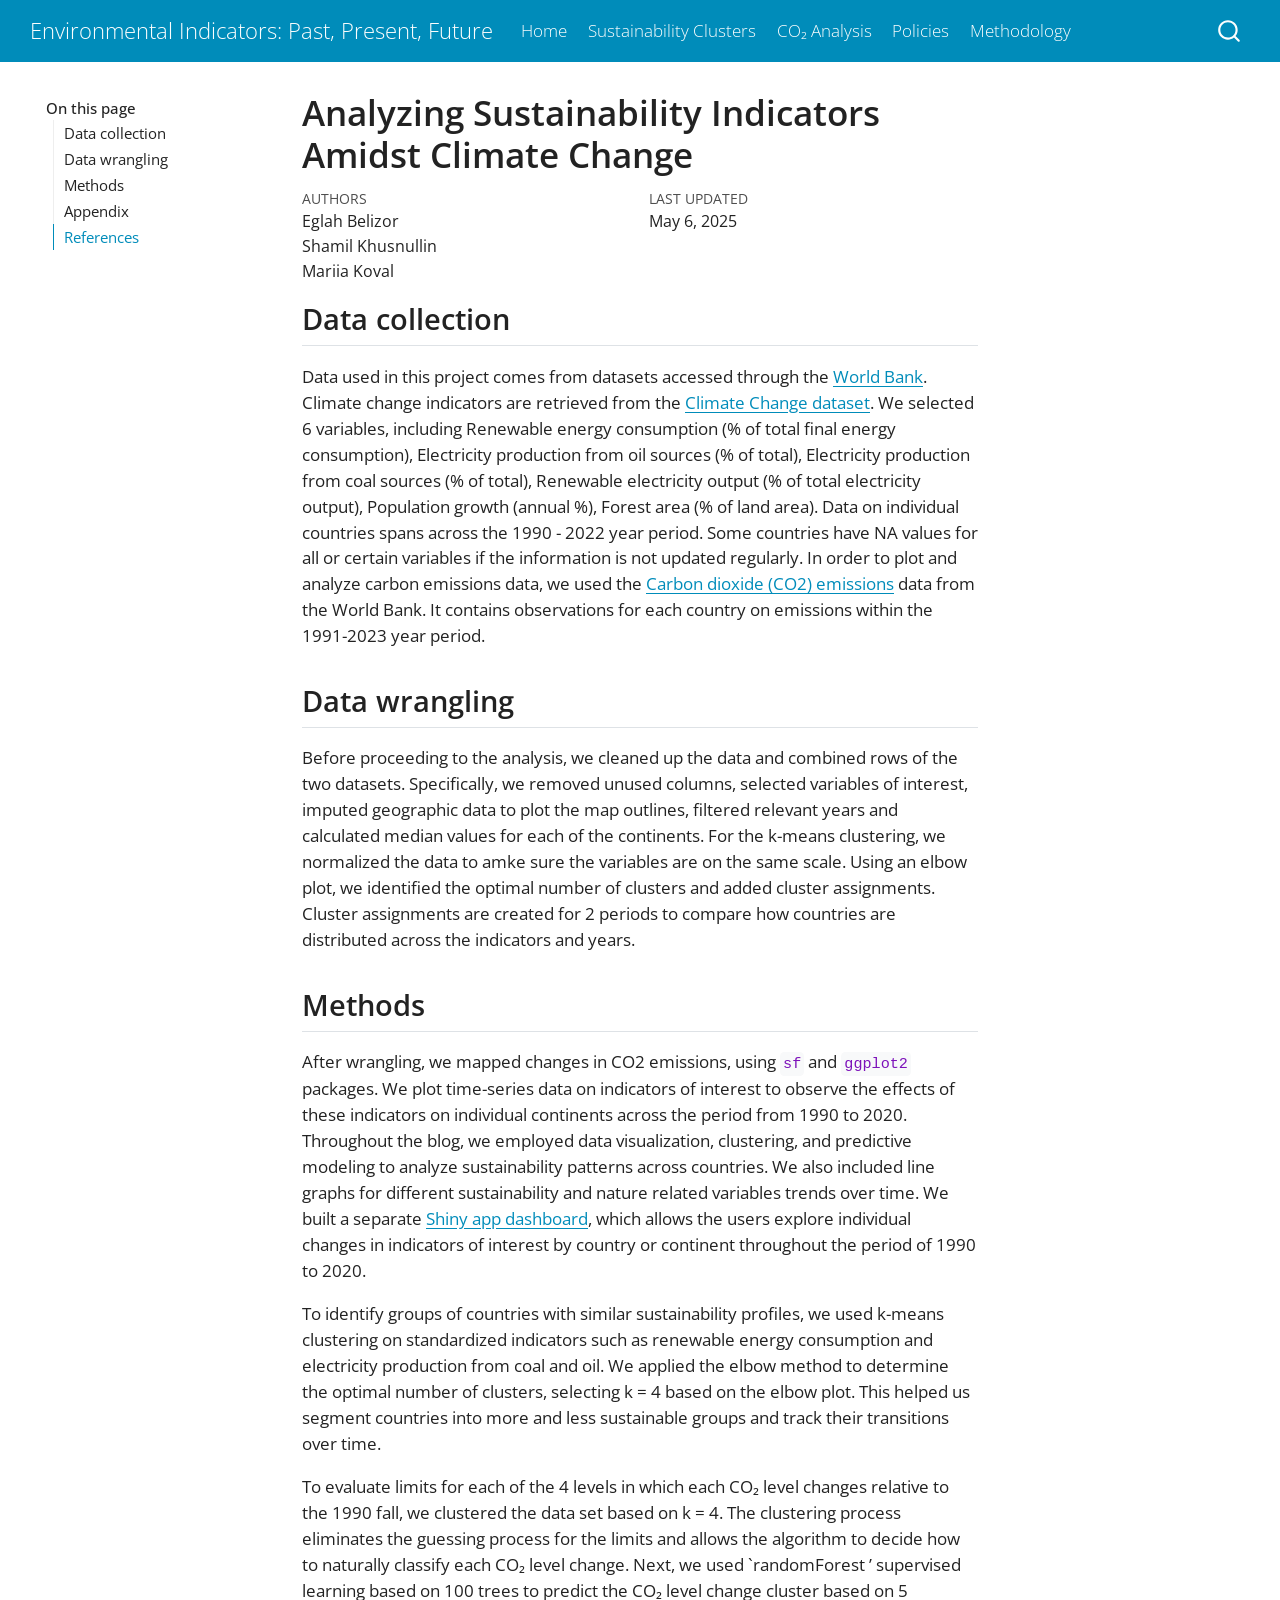
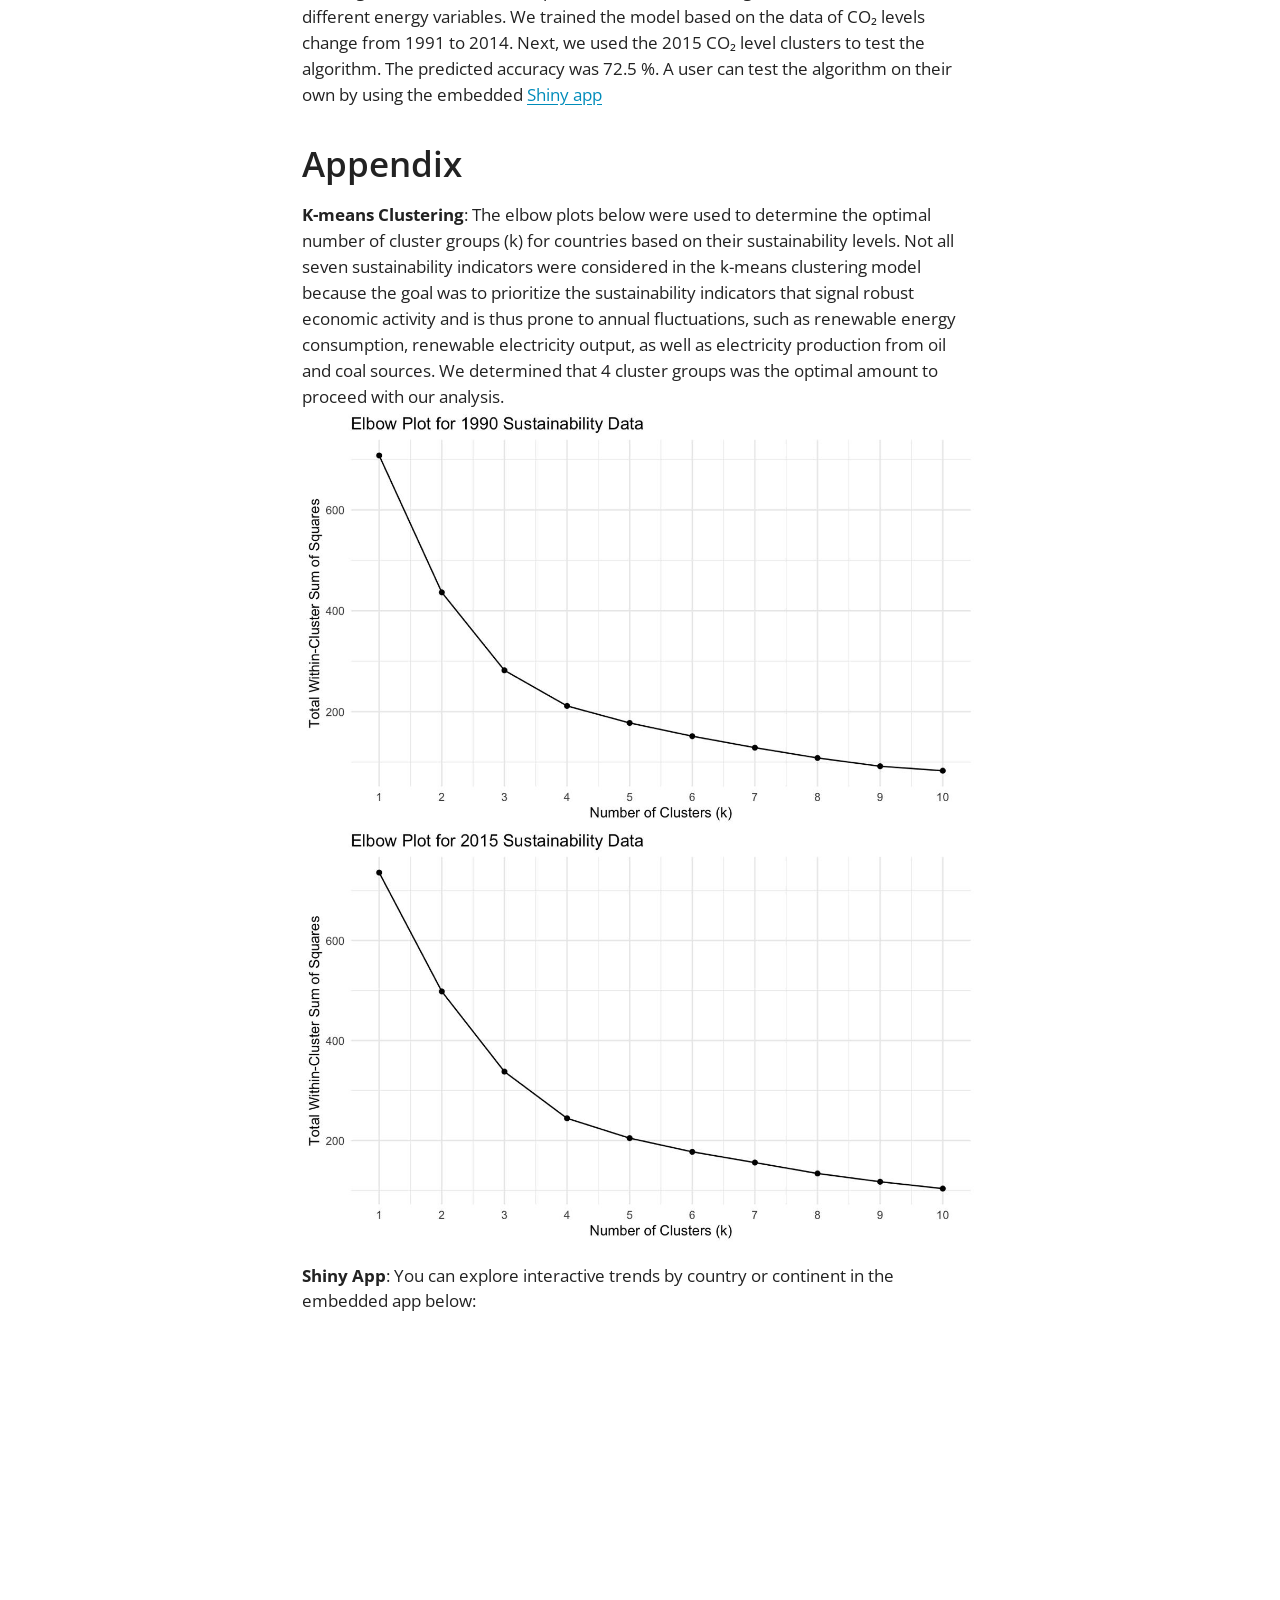
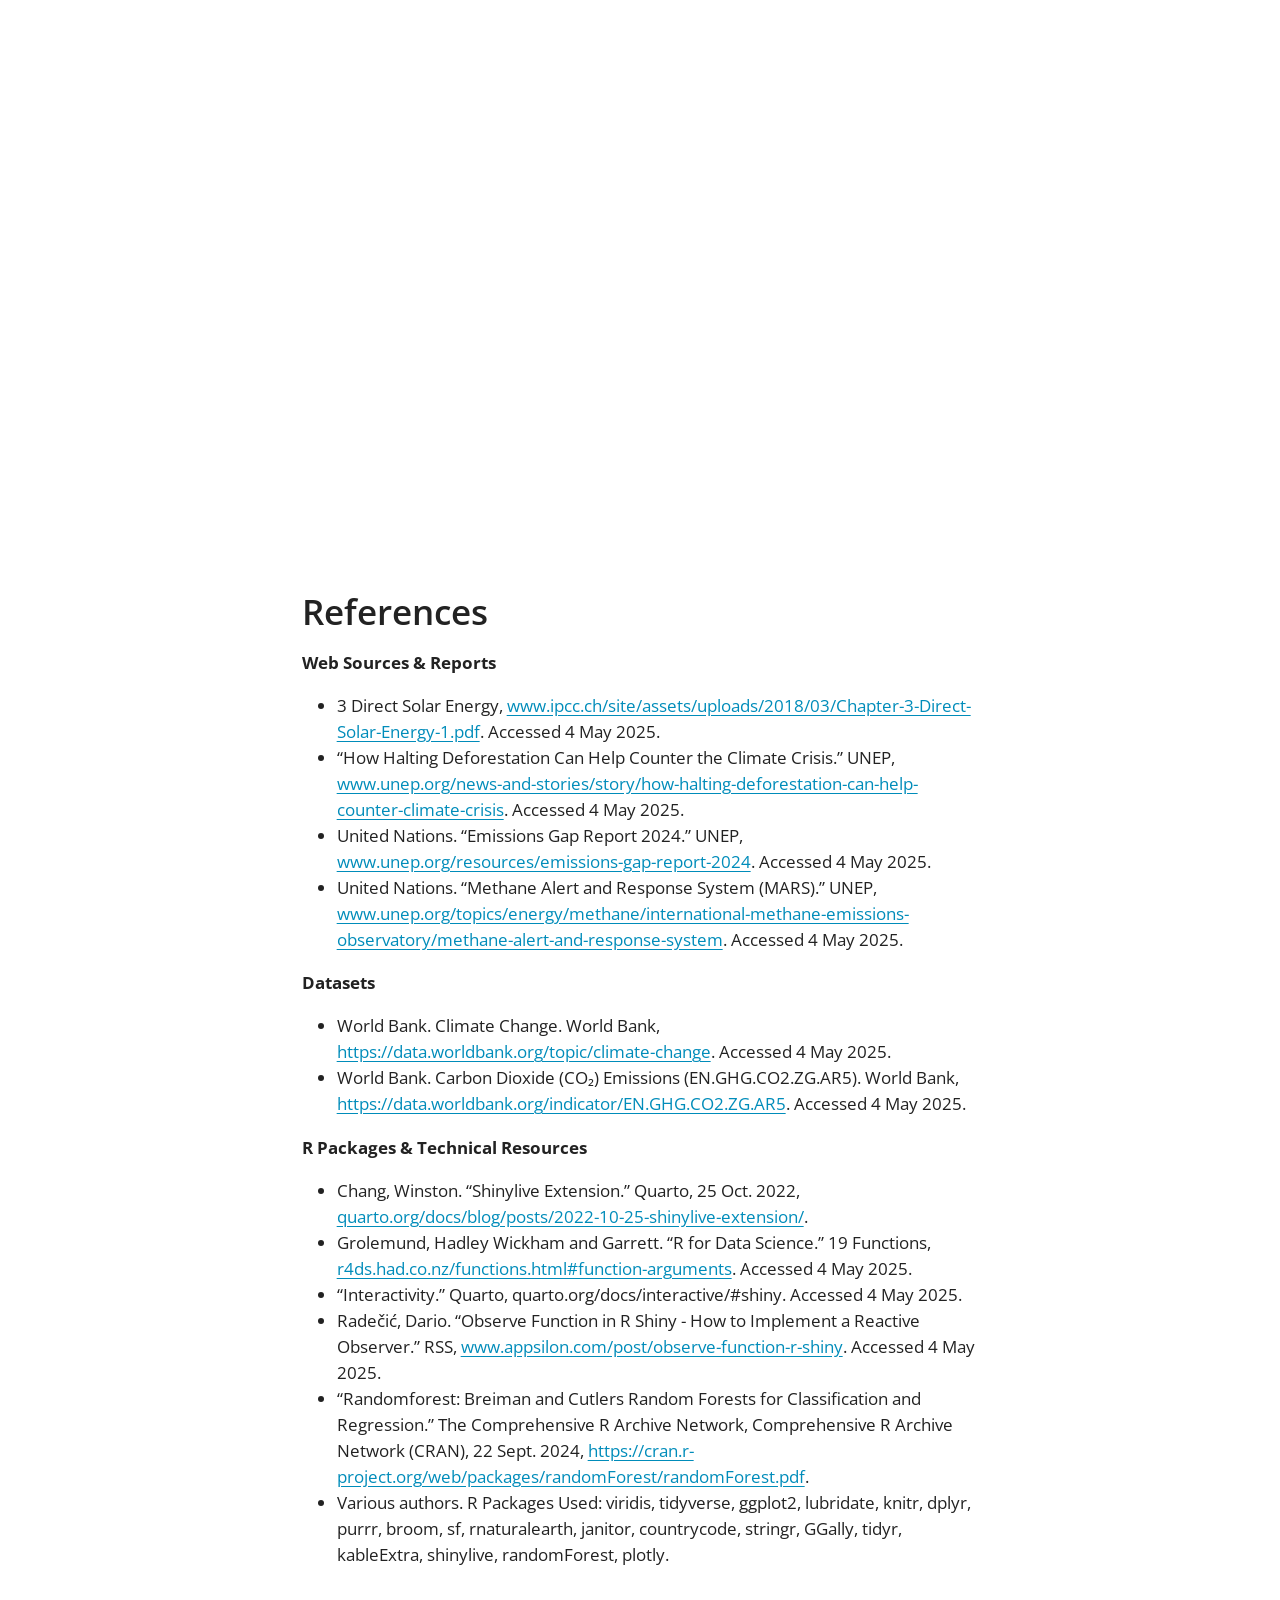
<file: docs/methodology.html>
<!DOCTYPE html>
<html xmlns="http://www.w3.org/1999/xhtml" lang="en" xml:lang="en"><head>

<meta charset="utf-8">
<meta name="generator" content="quarto-1.5.57">

<meta name="viewport" content="width=device-width, initial-scale=1.0, user-scalable=yes">

<meta name="author" content="Eglah Belizor">
<meta name="author" content="Shamil Khusnullin">
<meta name="author" content="Mariia Koval">
<meta name="dcterms.date" content="2025-05-06">

<title>Analyzing Sustainability Indicators Amidst Climate Change – Environmental Indicators: Past, Present, Future</title>
<style>
code{white-space: pre-wrap;}
span.smallcaps{font-variant: small-caps;}
div.columns{display: flex; gap: min(4vw, 1.5em);}
div.column{flex: auto; overflow-x: auto;}
div.hanging-indent{margin-left: 1.5em; text-indent: -1.5em;}
ul.task-list{list-style: none;}
ul.task-list li input[type="checkbox"] {
  width: 0.8em;
  margin: 0 0.8em 0.2em -1em; /* quarto-specific, see https://github.com/quarto-dev/quarto-cli/issues/4556 */ 
  vertical-align: middle;
}
</style>


<script src="site_libs/quarto-nav/quarto-nav.js"></script>
<script src="site_libs/quarto-nav/headroom.min.js"></script>
<script src="site_libs/clipboard/clipboard.min.js"></script>
<script src="site_libs/quarto-search/autocomplete.umd.js"></script>
<script src="site_libs/quarto-search/fuse.min.js"></script>
<script src="site_libs/quarto-search/quarto-search.js"></script>
<meta name="quarto:offset" content="./">
<script src="site_libs/quarto-html/quarto.js"></script>
<script src="site_libs/quarto-html/popper.min.js"></script>
<script src="site_libs/quarto-html/tippy.umd.min.js"></script>
<script src="site_libs/quarto-html/anchor.min.js"></script>
<link href="site_libs/quarto-html/tippy.css" rel="stylesheet">
<link href="site_libs/quarto-html/quarto-syntax-highlighting.css" rel="stylesheet" id="quarto-text-highlighting-styles">
<script src="site_libs/bootstrap/bootstrap.min.js"></script>
<link href="site_libs/bootstrap/bootstrap-icons.css" rel="stylesheet">
<link href="site_libs/bootstrap/bootstrap.min.css" rel="stylesheet" id="quarto-bootstrap" data-mode="light">
<script id="quarto-search-options" type="application/json">{
  "location": "navbar",
  "copy-button": false,
  "collapse-after": 3,
  "panel-placement": "end",
  "type": "overlay",
  "limit": 50,
  "keyboard-shortcut": [
    "f",
    "/",
    "s"
  ],
  "show-item-context": false,
  "language": {
    "search-no-results-text": "No results",
    "search-matching-documents-text": "matching documents",
    "search-copy-link-title": "Copy link to search",
    "search-hide-matches-text": "Hide additional matches",
    "search-more-match-text": "more match in this document",
    "search-more-matches-text": "more matches in this document",
    "search-clear-button-title": "Clear",
    "search-text-placeholder": "",
    "search-detached-cancel-button-title": "Cancel",
    "search-submit-button-title": "Submit",
    "search-label": "Search"
  }
}</script>


<link rel="stylesheet" href="styles.css">
</head>

<body class="floating nav-fixed">

<div id="quarto-search-results"></div>
  <header id="quarto-header" class="headroom fixed-top">
    <nav class="navbar navbar-expand-lg " data-bs-theme="dark">
      <div class="navbar-container container-fluid">
      <div class="navbar-brand-container mx-auto">
    <a class="navbar-brand" href="./index.html">
    <span class="navbar-title">Environmental Indicators: Past, Present, Future</span>
    </a>
  </div>
            <div id="quarto-search" class="" title="Search"></div>
          <button class="navbar-toggler" type="button" data-bs-toggle="collapse" data-bs-target="#navbarCollapse" aria-controls="navbarCollapse" role="menu" aria-expanded="false" aria-label="Toggle navigation" onclick="if (window.quartoToggleHeadroom) { window.quartoToggleHeadroom(); }">
  <span class="navbar-toggler-icon"></span>
</button>
          <div class="collapse navbar-collapse" id="navbarCollapse">
            <ul class="navbar-nav navbar-nav-scroll me-auto">
  <li class="nav-item">
    <a class="nav-link" href="./index.html"> 
<span class="menu-text">Home</span></a>
  </li>  
  <li class="nav-item">
    <a class="nav-link" href="./sustainability-clusters.html"> 
<span class="menu-text">Sustainability Clusters</span></a>
  </li>  
  <li class="nav-item">
    <a class="nav-link" href="./interactivity.html"> 
<span class="menu-text">CO₂ Analysis</span></a>
  </li>  
  <li class="nav-item">
    <a class="nav-link" href="./policies.html"> 
<span class="menu-text">Policies</span></a>
  </li>  
  <li class="nav-item">
    <a class="nav-link active" href="./methodology.html" aria-current="page"> 
<span class="menu-text">Methodology</span></a>
  </li>  
</ul>
          </div> <!-- /navcollapse -->
            <div class="quarto-navbar-tools">
</div>
      </div> <!-- /container-fluid -->
    </nav>
</header>
<!-- content -->
<div id="quarto-content" class="quarto-container page-columns page-rows-contents page-layout-article page-navbar">
<!-- sidebar -->
  <nav id="quarto-sidebar" class="sidebar collapse collapse-horizontal quarto-sidebar-collapse-item sidebar-navigation floating overflow-auto">
    <nav id="TOC" role="doc-toc" class="toc-active" data-toc-expanded="99">
    <h2 id="toc-title">On this page</h2>
   
  <ul class="collapse">
  <li><a href="#data-collection" id="toc-data-collection" class="nav-link active" data-scroll-target="#data-collection">Data collection</a></li>
  <li><a href="#data-wrangling" id="toc-data-wrangling" class="nav-link" data-scroll-target="#data-wrangling">Data wrangling</a></li>
  <li><a href="#methods" id="toc-methods" class="nav-link" data-scroll-target="#methods">Methods</a></li>
  <li><a href="#appendix" id="toc-appendix" class="nav-link" data-scroll-target="#appendix">Appendix</a></li>
  <li><a href="#references" id="toc-references" class="nav-link" data-scroll-target="#references">References</a></li>
  </ul>
</nav>
</nav>
<div id="quarto-sidebar-glass" class="quarto-sidebar-collapse-item" data-bs-toggle="collapse" data-bs-target=".quarto-sidebar-collapse-item"></div>
<!-- margin-sidebar -->
    <div id="quarto-margin-sidebar" class="sidebar margin-sidebar zindex-bottom">
    </div>
<!-- main -->
<main class="content" id="quarto-document-content">

<header id="title-block-header" class="quarto-title-block default">
<div class="quarto-title">
<h1 class="title">Analyzing Sustainability Indicators Amidst Climate Change</h1>
</div>



<div class="quarto-title-meta">

    <div>
    <div class="quarto-title-meta-heading">Authors</div>
    <div class="quarto-title-meta-contents">
             <p>Eglah Belizor </p>
             <p>Shamil Khusnullin </p>
             <p>Mariia Koval </p>
          </div>
  </div>
    
    <div>
    <div class="quarto-title-meta-heading">Last updated</div>
    <div class="quarto-title-meta-contents">
      <p class="date">May 6, 2025</p>
    </div>
  </div>
  
    
  </div>
  


</header>


<section id="data-collection" class="level2">
<h2 class="anchored" data-anchor-id="data-collection">Data collection</h2>
<p>Data used in this project comes from datasets accessed through the <a href="https://www.worldbank.org/ext/en/home">World Bank</a>. Climate change indicators are retrieved from the <a href="https://data.worldbank.org/topic/climate-change">Climate Change dataset</a>. We selected 6 variables, including Renewable energy consumption (% of total final energy consumption), Electricity production from oil sources (% of total), Electricity production from coal sources (% of total), Renewable electricity output (% of total electricity output), Population growth (annual %), Forest area (% of land area). Data on individual countries spans across the 1990 - 2022 year period. Some countries have NA values for all or certain variables if the information is not updated regularly. In order to plot and analyze carbon emissions data, we used the <a href="https://data.worldbank.org/indicator/EN.GHG.CO2.ZG.AR5">Carbon dioxide (CO2) emissions</a> data from the World Bank. It contains observations for each country on emissions within the 1991-2023 year period.</p>
</section>
<section id="data-wrangling" class="level2">
<h2 class="anchored" data-anchor-id="data-wrangling">Data wrangling</h2>
<p>Before proceeding to the analysis, we cleaned up the data and combined rows of the two datasets. Specifically, we removed unused columns, selected variables of interest, imputed geographic data to plot the map outlines, filtered relevant years and calculated median values for each of the continents. For the k-means clustering, we normalized the data to amke sure the variables are on the same scale. Using an elbow plot, we identified the optimal number of clusters and added cluster assignments. Cluster assignments are created for 2 periods to compare how countries are distributed across the indicators and years.</p>
</section>
<section id="methods" class="level2">
<h2 class="anchored" data-anchor-id="methods">Methods</h2>
<p>After wrangling, we mapped changes in CO2 emissions, using <code>sf</code> and <code>ggplot2</code> packages. We plot time-series data on indicators of interest to observe the effects of these indicators on individual continents across the period from 1990 to 2020. Throughout the blog, we employed data visualization, clustering, and predictive modeling to analyze sustainability patterns across countries. We also included line graphs for different sustainability and nature related variables trends over time. We built a separate <a href="https://03t37e-mariia-koval.shinyapps.io/sustainability-indicators/">Shiny app dashboard</a>, which allows the users explore individual changes in indicators of interest by country or continent throughout the period of 1990 to 2020.</p>
<p>To identify groups of countries with similar sustainability profiles, we used k-means clustering on standardized indicators such as renewable energy consumption and electricity production from coal and oil. We applied the elbow method to determine the optimal number of clusters, selecting k = 4 based on the elbow plot. This helped us segment countries into more and less sustainable groups and track their transitions over time.</p>
<p>To evaluate limits for each of the 4 levels in which each CO₂ level changes relative to the 1990 fall, we clustered the data set based on k = 4. The clustering process eliminates the guessing process for the limits and allows the algorithm to decide how to naturally classify each CO₂ level change. Next, we used `randomForest ’ supervised learning based on 100 trees to predict the CO₂ level change cluster based on 5 different energy variables. We trained the model based on the data of CO₂ levels change from 1991 to 2014. Next, we used the 2015 CO₂ level clusters to test the algorithm. The predicted accuracy was 72.5 %. A user can test the algorithm on their own by using the embedded <a href="https://shamchikkhus.shinyapps.io/PredictionApp/">Shiny app</a></p>
</section>
<section id="appendix" class="level1">
<h1>Appendix</h1>
<p><strong>K-means Clustering</strong>: The elbow plots below were used to determine the optimal number of cluster groups (k) for countries based on their sustainability levels. Not all seven sustainability indicators were considered in the k-means clustering model because the goal was to prioritize the sustainability indicators that signal robust economic activity and is thus prone to annual fluctuations, such as renewable energy consumption, renewable electricity output, as well as electricity production from oil and coal sources. We determined that 4 cluster groups was the optimal amount to proceed with our analysis. <img src="images/elb1.jpg" class="img-fluid" alt="Elbow Plot for 1990 Sustainability Data"> <img src="images/elb2.jpg" class="img-fluid" alt="Elbow Plot for 2015 Sustainability Data"></p>
<p><strong>Shiny App</strong>: You can explore interactive trends by country or continent in the embedded app below:</p>
<iframe src="https://03t37e-mariia-koval.shinyapps.io/sustainability-indicators/" width="100%" height="800" frameborder="0">
</iframe>
</section>
<section id="references" class="level1">
<h1>References</h1>
<p><strong>Web Sources &amp; Reports</strong></p>
<ul>
<li>3 Direct Solar Energy, <a href="www.ipcc.ch/site/assets/uploads/2018/03/Chapter-3-Direct-Solar-Energy-1.pdf">www.ipcc.ch/site/assets/uploads/2018/03/Chapter-3-Direct-Solar-Energy-1.pdf</a>. Accessed 4 May 2025.</li>
<li>“How Halting Deforestation Can Help Counter the Climate Crisis.” UNEP, <a href="www.unep.org/news-and-stories/story/how-halting-deforestation-can-help-counter-climate-crisis">www.unep.org/news-and-stories/story/how-halting-deforestation-can-help-counter-climate-crisis</a>. Accessed 4 May 2025.</li>
<li>United Nations. “Emissions Gap Report 2024.” UNEP, <a href="www.unep.org/resources/emissions-gap-report-2024">www.unep.org/resources/emissions-gap-report-2024</a>. Accessed 4 May 2025.</li>
<li>United Nations. “Methane Alert and Response System (MARS).” UNEP, <a href="www.unep.org/topics/energy/methane/international-methane-emissions-observatory/methane-alert-and-response-system">www.unep.org/topics/energy/methane/international-methane-emissions-observatory/methane-alert-and-response-system</a>. Accessed 4 May 2025.</li>
</ul>
<p><strong>Datasets</strong></p>
<ul>
<li>World Bank. Climate Change. World Bank, <a href="https://data.worldbank.org/topic/climate-change">https://data.worldbank.org/topic/climate-change</a>. Accessed 4 May 2025.</li>
<li>World Bank. Carbon Dioxide (CO₂) Emissions (EN.GHG.CO2.ZG.AR5). World Bank, <a href="https://data.worldbank.org/indicator/EN.GHG.CO2.ZG.AR5">https://data.worldbank.org/indicator/EN.GHG.CO2.ZG.AR5</a>. Accessed 4 May 2025.</li>
</ul>
<p><strong>R Packages &amp; Technical Resources</strong></p>
<ul>
<li>Chang, Winston. “Shinylive Extension.” Quarto, 25 Oct.&nbsp;2022, <a href="quarto.org/docs/blog/posts/2022-10-25-shinylive-extension/">quarto.org/docs/blog/posts/2022-10-25-shinylive-extension/</a>.</li>
<li>Grolemund, Hadley Wickham and Garrett. “R for Data Science.” 19 Functions, <a href="r4ds.had.co.nz/functions.html#function-arguments">r4ds.had.co.nz/functions.html#function-arguments</a>. Accessed 4 May 2025.</li>
<li>“Interactivity.” Quarto, quarto.org/docs/interactive/#shiny. Accessed 4 May 2025.</li>
<li>Radečić, Dario. “Observe Function in R Shiny - How to Implement a Reactive Observer.” RSS, <a href="www.appsilon.com/post/observe-function-r-shiny">www.appsilon.com/post/observe-function-r-shiny</a>. Accessed 4 May 2025.</li>
<li>“Randomforest: Breiman and Cutlers Random Forests for Classification and Regression.” The Comprehensive R Archive Network, Comprehensive R Archive Network (CRAN), 22 Sept.&nbsp;2024, <a href="https://cran.r-project.org/web/packages/randomForest/randomForest.pdf">https://cran.r-project.org/web/packages/randomForest/randomForest.pdf</a>.</li>
<li>Various authors. R Packages Used: viridis, tidyverse, ggplot2, lubridate, knitr, dplyr, purrr, broom, sf, rnaturalearth, janitor, countrycode, stringr, GGally, tidyr, kableExtra, shinylive, randomForest, plotly.</li>
</ul>


</section>

</main> <!-- /main -->
<script id="quarto-html-after-body" type="application/javascript">
window.document.addEventListener("DOMContentLoaded", function (event) {
  const toggleBodyColorMode = (bsSheetEl) => {
    const mode = bsSheetEl.getAttribute("data-mode");
    const bodyEl = window.document.querySelector("body");
    if (mode === "dark") {
      bodyEl.classList.add("quarto-dark");
      bodyEl.classList.remove("quarto-light");
    } else {
      bodyEl.classList.add("quarto-light");
      bodyEl.classList.remove("quarto-dark");
    }
  }
  const toggleBodyColorPrimary = () => {
    const bsSheetEl = window.document.querySelector("link#quarto-bootstrap");
    if (bsSheetEl) {
      toggleBodyColorMode(bsSheetEl);
    }
  }
  toggleBodyColorPrimary();  
  const icon = "";
  const anchorJS = new window.AnchorJS();
  anchorJS.options = {
    placement: 'right',
    icon: icon
  };
  anchorJS.add('.anchored');
  const isCodeAnnotation = (el) => {
    for (const clz of el.classList) {
      if (clz.startsWith('code-annotation-')) {                     
        return true;
      }
    }
    return false;
  }
  const onCopySuccess = function(e) {
    // button target
    const button = e.trigger;
    // don't keep focus
    button.blur();
    // flash "checked"
    button.classList.add('code-copy-button-checked');
    var currentTitle = button.getAttribute("title");
    button.setAttribute("title", "Copied!");
    let tooltip;
    if (window.bootstrap) {
      button.setAttribute("data-bs-toggle", "tooltip");
      button.setAttribute("data-bs-placement", "left");
      button.setAttribute("data-bs-title", "Copied!");
      tooltip = new bootstrap.Tooltip(button, 
        { trigger: "manual", 
          customClass: "code-copy-button-tooltip",
          offset: [0, -8]});
      tooltip.show();    
    }
    setTimeout(function() {
      if (tooltip) {
        tooltip.hide();
        button.removeAttribute("data-bs-title");
        button.removeAttribute("data-bs-toggle");
        button.removeAttribute("data-bs-placement");
      }
      button.setAttribute("title", currentTitle);
      button.classList.remove('code-copy-button-checked');
    }, 1000);
    // clear code selection
    e.clearSelection();
  }
  const getTextToCopy = function(trigger) {
      const codeEl = trigger.previousElementSibling.cloneNode(true);
      for (const childEl of codeEl.children) {
        if (isCodeAnnotation(childEl)) {
          childEl.remove();
        }
      }
      return codeEl.innerText;
  }
  const clipboard = new window.ClipboardJS('.code-copy-button:not([data-in-quarto-modal])', {
    text: getTextToCopy
  });
  clipboard.on('success', onCopySuccess);
  if (window.document.getElementById('quarto-embedded-source-code-modal')) {
    // For code content inside modals, clipBoardJS needs to be initialized with a container option
    // TODO: Check when it could be a function (https://github.com/zenorocha/clipboard.js/issues/860)
    const clipboardModal = new window.ClipboardJS('.code-copy-button[data-in-quarto-modal]', {
      text: getTextToCopy,
      container: window.document.getElementById('quarto-embedded-source-code-modal')
    });
    clipboardModal.on('success', onCopySuccess);
  }
    var localhostRegex = new RegExp(/^(?:http|https):\/\/localhost\:?[0-9]*\//);
    var mailtoRegex = new RegExp(/^mailto:/);
      var filterRegex = new RegExp('/' + window.location.host + '/');
    var isInternal = (href) => {
        return filterRegex.test(href) || localhostRegex.test(href) || mailtoRegex.test(href);
    }
    // Inspect non-navigation links and adorn them if external
 	var links = window.document.querySelectorAll('a[href]:not(.nav-link):not(.navbar-brand):not(.toc-action):not(.sidebar-link):not(.sidebar-item-toggle):not(.pagination-link):not(.no-external):not([aria-hidden]):not(.dropdown-item):not(.quarto-navigation-tool):not(.about-link)');
    for (var i=0; i<links.length; i++) {
      const link = links[i];
      if (!isInternal(link.href)) {
        // undo the damage that might have been done by quarto-nav.js in the case of
        // links that we want to consider external
        if (link.dataset.originalHref !== undefined) {
          link.href = link.dataset.originalHref;
        }
      }
    }
  function tippyHover(el, contentFn, onTriggerFn, onUntriggerFn) {
    const config = {
      allowHTML: true,
      maxWidth: 500,
      delay: 100,
      arrow: false,
      appendTo: function(el) {
          return el.parentElement;
      },
      interactive: true,
      interactiveBorder: 10,
      theme: 'quarto',
      placement: 'bottom-start',
    };
    if (contentFn) {
      config.content = contentFn;
    }
    if (onTriggerFn) {
      config.onTrigger = onTriggerFn;
    }
    if (onUntriggerFn) {
      config.onUntrigger = onUntriggerFn;
    }
    window.tippy(el, config); 
  }
  const noterefs = window.document.querySelectorAll('a[role="doc-noteref"]');
  for (var i=0; i<noterefs.length; i++) {
    const ref = noterefs[i];
    tippyHover(ref, function() {
      // use id or data attribute instead here
      let href = ref.getAttribute('data-footnote-href') || ref.getAttribute('href');
      try { href = new URL(href).hash; } catch {}
      const id = href.replace(/^#\/?/, "");
      const note = window.document.getElementById(id);
      if (note) {
        return note.innerHTML;
      } else {
        return "";
      }
    });
  }
      let selectedAnnoteEl;
      const selectorForAnnotation = ( cell, annotation) => {
        let cellAttr = 'data-code-cell="' + cell + '"';
        let lineAttr = 'data-code-annotation="' +  annotation + '"';
        const selector = 'span[' + cellAttr + '][' + lineAttr + ']';
        return selector;
      }
      const selectCodeLines = (annoteEl) => {
        const doc = window.document;
        const targetCell = annoteEl.getAttribute("data-target-cell");
        const targetAnnotation = annoteEl.getAttribute("data-target-annotation");
        const annoteSpan = window.document.querySelector(selectorForAnnotation(targetCell, targetAnnotation));
        const lines = annoteSpan.getAttribute("data-code-lines").split(",");
        const lineIds = lines.map((line) => {
          return targetCell + "-" + line;
        })
        let top = null;
        let height = null;
        let parent = null;
        if (lineIds.length > 0) {
            //compute the position of the single el (top and bottom and make a div)
            const el = window.document.getElementById(lineIds[0]);
            top = el.offsetTop;
            height = el.offsetHeight;
            parent = el.parentElement.parentElement;
          if (lineIds.length > 1) {
            const lastEl = window.document.getElementById(lineIds[lineIds.length - 1]);
            const bottom = lastEl.offsetTop + lastEl.offsetHeight;
            height = bottom - top;
          }
          if (top !== null && height !== null && parent !== null) {
            // cook up a div (if necessary) and position it 
            let div = window.document.getElementById("code-annotation-line-highlight");
            if (div === null) {
              div = window.document.createElement("div");
              div.setAttribute("id", "code-annotation-line-highlight");
              div.style.position = 'absolute';
              parent.appendChild(div);
            }
            div.style.top = top - 2 + "px";
            div.style.height = height + 4 + "px";
            div.style.left = 0;
            let gutterDiv = window.document.getElementById("code-annotation-line-highlight-gutter");
            if (gutterDiv === null) {
              gutterDiv = window.document.createElement("div");
              gutterDiv.setAttribute("id", "code-annotation-line-highlight-gutter");
              gutterDiv.style.position = 'absolute';
              const codeCell = window.document.getElementById(targetCell);
              const gutter = codeCell.querySelector('.code-annotation-gutter');
              gutter.appendChild(gutterDiv);
            }
            gutterDiv.style.top = top - 2 + "px";
            gutterDiv.style.height = height + 4 + "px";
          }
          selectedAnnoteEl = annoteEl;
        }
      };
      const unselectCodeLines = () => {
        const elementsIds = ["code-annotation-line-highlight", "code-annotation-line-highlight-gutter"];
        elementsIds.forEach((elId) => {
          const div = window.document.getElementById(elId);
          if (div) {
            div.remove();
          }
        });
        selectedAnnoteEl = undefined;
      };
        // Handle positioning of the toggle
    window.addEventListener(
      "resize",
      throttle(() => {
        elRect = undefined;
        if (selectedAnnoteEl) {
          selectCodeLines(selectedAnnoteEl);
        }
      }, 10)
    );
    function throttle(fn, ms) {
    let throttle = false;
    let timer;
      return (...args) => {
        if(!throttle) { // first call gets through
            fn.apply(this, args);
            throttle = true;
        } else { // all the others get throttled
            if(timer) clearTimeout(timer); // cancel #2
            timer = setTimeout(() => {
              fn.apply(this, args);
              timer = throttle = false;
            }, ms);
        }
      };
    }
      // Attach click handler to the DT
      const annoteDls = window.document.querySelectorAll('dt[data-target-cell]');
      for (const annoteDlNode of annoteDls) {
        annoteDlNode.addEventListener('click', (event) => {
          const clickedEl = event.target;
          if (clickedEl !== selectedAnnoteEl) {
            unselectCodeLines();
            const activeEl = window.document.querySelector('dt[data-target-cell].code-annotation-active');
            if (activeEl) {
              activeEl.classList.remove('code-annotation-active');
            }
            selectCodeLines(clickedEl);
            clickedEl.classList.add('code-annotation-active');
          } else {
            // Unselect the line
            unselectCodeLines();
            clickedEl.classList.remove('code-annotation-active');
          }
        });
      }
  const findCites = (el) => {
    const parentEl = el.parentElement;
    if (parentEl) {
      const cites = parentEl.dataset.cites;
      if (cites) {
        return {
          el,
          cites: cites.split(' ')
        };
      } else {
        return findCites(el.parentElement)
      }
    } else {
      return undefined;
    }
  };
  var bibliorefs = window.document.querySelectorAll('a[role="doc-biblioref"]');
  for (var i=0; i<bibliorefs.length; i++) {
    const ref = bibliorefs[i];
    const citeInfo = findCites(ref);
    if (citeInfo) {
      tippyHover(citeInfo.el, function() {
        var popup = window.document.createElement('div');
        citeInfo.cites.forEach(function(cite) {
          var citeDiv = window.document.createElement('div');
          citeDiv.classList.add('hanging-indent');
          citeDiv.classList.add('csl-entry');
          var biblioDiv = window.document.getElementById('ref-' + cite);
          if (biblioDiv) {
            citeDiv.innerHTML = biblioDiv.innerHTML;
          }
          popup.appendChild(citeDiv);
        });
        return popup.innerHTML;
      });
    }
  }
});
</script>
</div> <!-- /content -->




</body></html>
</file>
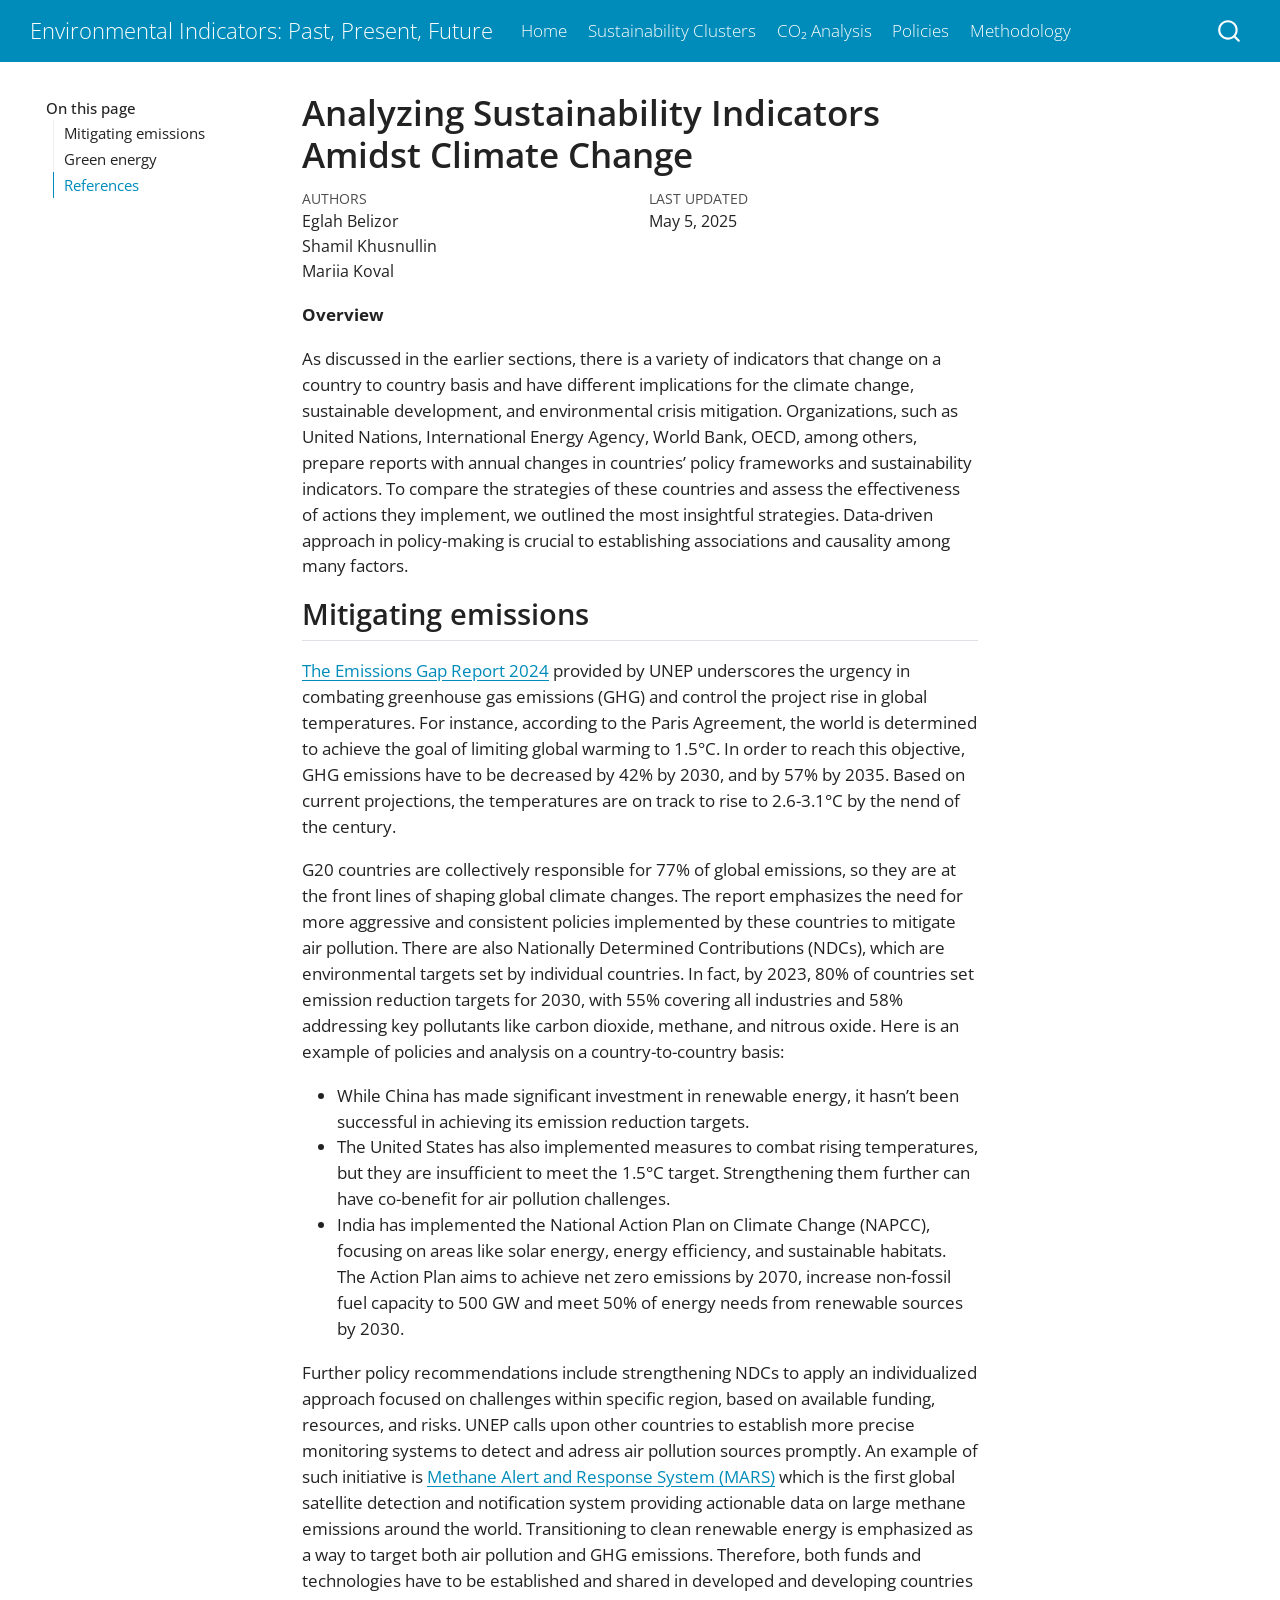
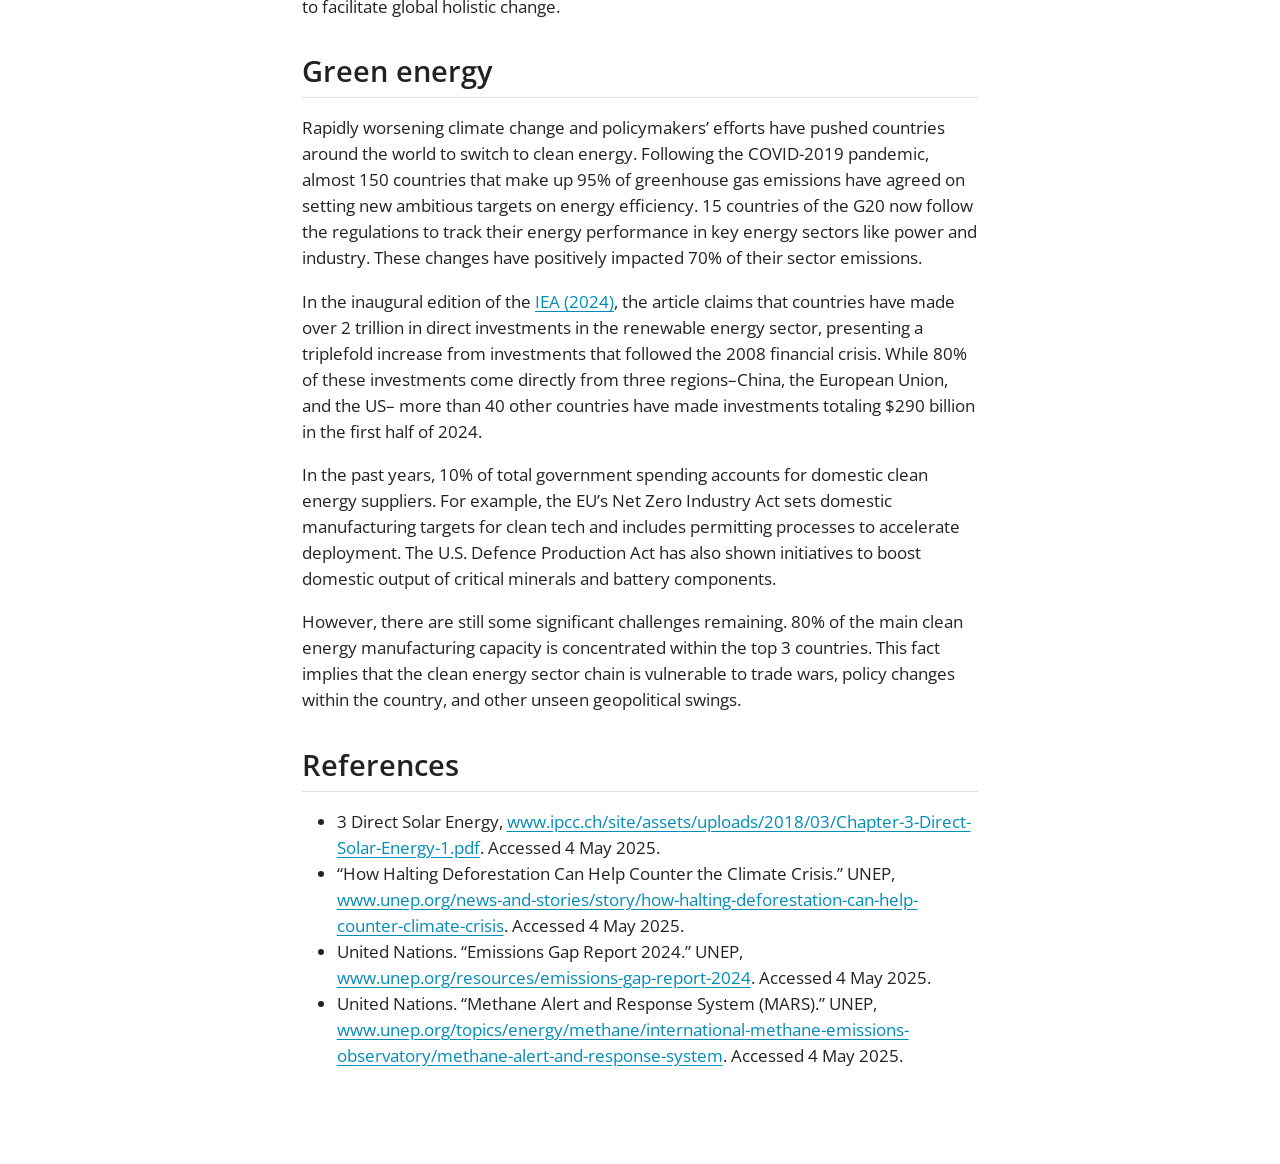
<file: docs/policies.html>
<!DOCTYPE html>
<html xmlns="http://www.w3.org/1999/xhtml" lang="en" xml:lang="en"><head>

<meta charset="utf-8">
<meta name="generator" content="quarto-1.5.57">

<meta name="viewport" content="width=device-width, initial-scale=1.0, user-scalable=yes">

<meta name="author" content="Eglah Belizor">
<meta name="author" content="Shamil Khusnullin">
<meta name="author" content="Mariia Koval">
<meta name="dcterms.date" content="2025-05-05">

<title>Analyzing Sustainability Indicators Amidst Climate Change – Environmental Indicators: Past, Present, Future</title>
<style>
code{white-space: pre-wrap;}
span.smallcaps{font-variant: small-caps;}
div.columns{display: flex; gap: min(4vw, 1.5em);}
div.column{flex: auto; overflow-x: auto;}
div.hanging-indent{margin-left: 1.5em; text-indent: -1.5em;}
ul.task-list{list-style: none;}
ul.task-list li input[type="checkbox"] {
  width: 0.8em;
  margin: 0 0.8em 0.2em -1em; /* quarto-specific, see https://github.com/quarto-dev/quarto-cli/issues/4556 */ 
  vertical-align: middle;
}
</style>


<script src="site_libs/quarto-nav/quarto-nav.js"></script>
<script src="site_libs/quarto-nav/headroom.min.js"></script>
<script src="site_libs/clipboard/clipboard.min.js"></script>
<script src="site_libs/quarto-search/autocomplete.umd.js"></script>
<script src="site_libs/quarto-search/fuse.min.js"></script>
<script src="site_libs/quarto-search/quarto-search.js"></script>
<meta name="quarto:offset" content="./">
<script src="site_libs/quarto-html/quarto.js"></script>
<script src="site_libs/quarto-html/popper.min.js"></script>
<script src="site_libs/quarto-html/tippy.umd.min.js"></script>
<script src="site_libs/quarto-html/anchor.min.js"></script>
<link href="site_libs/quarto-html/tippy.css" rel="stylesheet">
<link href="site_libs/quarto-html/quarto-syntax-highlighting.css" rel="stylesheet" id="quarto-text-highlighting-styles">
<script src="site_libs/bootstrap/bootstrap.min.js"></script>
<link href="site_libs/bootstrap/bootstrap-icons.css" rel="stylesheet">
<link href="site_libs/bootstrap/bootstrap.min.css" rel="stylesheet" id="quarto-bootstrap" data-mode="light">
<script id="quarto-search-options" type="application/json">{
  "location": "navbar",
  "copy-button": false,
  "collapse-after": 3,
  "panel-placement": "end",
  "type": "overlay",
  "limit": 50,
  "keyboard-shortcut": [
    "f",
    "/",
    "s"
  ],
  "show-item-context": false,
  "language": {
    "search-no-results-text": "No results",
    "search-matching-documents-text": "matching documents",
    "search-copy-link-title": "Copy link to search",
    "search-hide-matches-text": "Hide additional matches",
    "search-more-match-text": "more match in this document",
    "search-more-matches-text": "more matches in this document",
    "search-clear-button-title": "Clear",
    "search-text-placeholder": "",
    "search-detached-cancel-button-title": "Cancel",
    "search-submit-button-title": "Submit",
    "search-label": "Search"
  }
}</script>


<link rel="stylesheet" href="styles.css">
</head>

<body class="floating nav-fixed">

<div id="quarto-search-results"></div>
  <header id="quarto-header" class="headroom fixed-top">
    <nav class="navbar navbar-expand-lg " data-bs-theme="dark">
      <div class="navbar-container container-fluid">
      <div class="navbar-brand-container mx-auto">
    <a class="navbar-brand" href="./index.html">
    <span class="navbar-title">Environmental Indicators: Past, Present, Future</span>
    </a>
  </div>
            <div id="quarto-search" class="" title="Search"></div>
          <button class="navbar-toggler" type="button" data-bs-toggle="collapse" data-bs-target="#navbarCollapse" aria-controls="navbarCollapse" role="menu" aria-expanded="false" aria-label="Toggle navigation" onclick="if (window.quartoToggleHeadroom) { window.quartoToggleHeadroom(); }">
  <span class="navbar-toggler-icon"></span>
</button>
          <div class="collapse navbar-collapse" id="navbarCollapse">
            <ul class="navbar-nav navbar-nav-scroll me-auto">
  <li class="nav-item">
    <a class="nav-link" href="./index.html"> 
<span class="menu-text">Home</span></a>
  </li>  
  <li class="nav-item">
    <a class="nav-link" href="./sustainability-clusters.html"> 
<span class="menu-text">Sustainability Clusters</span></a>
  </li>  
  <li class="nav-item">
    <a class="nav-link" href="./interactivity.html"> 
<span class="menu-text">CO₂ Analysis</span></a>
  </li>  
  <li class="nav-item">
    <a class="nav-link active" href="./policies.html" aria-current="page"> 
<span class="menu-text">Policies</span></a>
  </li>  
  <li class="nav-item">
    <a class="nav-link" href="./methodology.html"> 
<span class="menu-text">Methodology</span></a>
  </li>  
</ul>
          </div> <!-- /navcollapse -->
            <div class="quarto-navbar-tools">
</div>
      </div> <!-- /container-fluid -->
    </nav>
</header>
<!-- content -->
<div id="quarto-content" class="quarto-container page-columns page-rows-contents page-layout-article page-navbar">
<!-- sidebar -->
  <nav id="quarto-sidebar" class="sidebar collapse collapse-horizontal quarto-sidebar-collapse-item sidebar-navigation floating overflow-auto">
    <nav id="TOC" role="doc-toc" class="toc-active" data-toc-expanded="99">
    <h2 id="toc-title">On this page</h2>
   
  <ul class="collapse">
  <li><a href="#mitigating-emissions" id="toc-mitigating-emissions" class="nav-link active" data-scroll-target="#mitigating-emissions">Mitigating emissions</a></li>
  <li><a href="#green-energy" id="toc-green-energy" class="nav-link" data-scroll-target="#green-energy">Green energy</a></li>
  <li><a href="#references" id="toc-references" class="nav-link" data-scroll-target="#references">References</a></li>
  </ul>
</nav>
</nav>
<div id="quarto-sidebar-glass" class="quarto-sidebar-collapse-item" data-bs-toggle="collapse" data-bs-target=".quarto-sidebar-collapse-item"></div>
<!-- margin-sidebar -->
    <div id="quarto-margin-sidebar" class="sidebar margin-sidebar zindex-bottom">
    </div>
<!-- main -->
<main class="content" id="quarto-document-content">

<header id="title-block-header" class="quarto-title-block default">
<div class="quarto-title">
<h1 class="title">Analyzing Sustainability Indicators Amidst Climate Change</h1>
</div>



<div class="quarto-title-meta">

    <div>
    <div class="quarto-title-meta-heading">Authors</div>
    <div class="quarto-title-meta-contents">
             <p>Eglah Belizor </p>
             <p>Shamil Khusnullin </p>
             <p>Mariia Koval </p>
          </div>
  </div>
    
    <div>
    <div class="quarto-title-meta-heading">Last updated</div>
    <div class="quarto-title-meta-contents">
      <p class="date">May 5, 2025</p>
    </div>
  </div>
  
    
  </div>
  


</header>


<p><strong>Overview</strong></p>
<p>As discussed in the earlier sections, there is a variety of indicators that change on a country to country basis and have different implications for the climate change, sustainable development, and environmental crisis mitigation. Organizations, such as United Nations, International Energy Agency, World Bank, OECD, among others, prepare reports with annual changes in countries’ policy frameworks and sustainability indicators. To compare the strategies of these countries and assess the effectiveness of actions they implement, we outlined the most insightful strategies. Data-driven approach in policy-making is crucial to establishing associations and causality among many factors.</p>
<section id="mitigating-emissions" class="level2">
<h2 class="anchored" data-anchor-id="mitigating-emissions">Mitigating emissions</h2>
<a href="https://www.unep.org/resources/emissions-gap-report-2024">The Emissions Gap Report 2024</a> provided by UNEP underscores the urgency in combating greenhouse gas emissions (GHG) and control the project rise in global temperatures. For instance, according to the Paris Agreement, the world is determined to achieve the goal of limiting global warming to 1.5°C. In order to reach this objective, GHG emissions have to be decreased by 42% by 2030, and by 57% by 2035. Based on current projections, the temperatures are on track to rise to 2.6-3.1°C by the nend of the century.
<p></p>
<p>G20 countries are collectively responsible for 77% of global emissions, so they are at the front lines of shaping global climate changes. The report emphasizes the need for more aggressive and consistent policies implemented by these countries to mitigate air pollution. There are also Nationally Determined Contributions (NDCs), which are environmental targets set by individual countries. In fact, by 2023, 80% of countries set emission reduction targets for 2030, with 55% covering all industries and 58% addressing key pollutants like carbon dioxide, methane, and nitrous oxide. Here is an example of policies and analysis on a country-to-country basis:</p>
<ul>
<li>While China has made significant investment in renewable energy, it hasn’t been successful in achieving its emission reduction targets.</li>
<li>The United States has also implemented measures to combat rising temperatures, but they are insufficient to meet the 1.5°C target. Strengthening them further can have co-benefit for air pollution challenges.</li>
<li>India has implemented the National Action Plan on Climate Change (NAPCC), focusing on areas like solar energy, energy efficiency, and sustainable habitats. The Action Plan aims to achieve net zero emissions by 2070, increase non-fossil fuel capacity to 500 GW and meet 50% of energy needs from renewable sources by 2030.</li>
</ul>
<p>Further policy recommendations include strengthening NDCs to apply an individualized approach focused on challenges within specific region, based on available funding, resources, and risks. UNEP calls upon other countries to establish more precise monitoring systems to detect and adress air pollution sources promptly. An example of such initiative is <a href="https://www.unep.org/topics/energy/methane/international-methane-emissions-observatory/methane-alert-and-response-system">Methane Alert and Response System (MARS)</a> which is the first global satellite detection and notification system providing actionable data on large methane emissions around the world. Transitioning to clean renewable energy is emphasized as a way to target both air pollution and GHG emissions. Therefore, both funds and technologies have to be established and shared in developed and developing countries to facilitate global holistic change.</p>
</section>
<section id="green-energy" class="level2">
<h2 class="anchored" data-anchor-id="green-energy">Green energy</h2>
<p>Rapidly worsening climate change and policymakers’ efforts have pushed countries around the world to switch to clean energy. Following the COVID-2019 pandemic, almost 150 countries that make up 95% of greenhouse gas emissions have agreed on setting new ambitious targets on energy efficiency. 15 countries of the G20 now follow the regulations to track their energy performance in key energy sectors like power and industry. These changes have positively impacted 70% of their sector emissions.</p>
<p>In the inaugural edition of the <a href="https://www.iea.org/reports/state-of-energy-policy-2024/key-findings">IEA (2024)</a>, the article claims that countries have made over 2 trillion in direct investments in the renewable energy sector, presenting a triplefold increase from investments that followed the 2008 financial crisis. While 80% of these investments come directly from three regions–China, the European Union, and the US– more than 40 other countries have made investments totaling $290 billion in the first half of 2024.</p>
<p>In the past years, 10% of total government spending accounts for domestic clean energy suppliers. For example, the EU’s Net Zero Industry Act sets domestic manufacturing targets for clean tech and includes permitting processes to accelerate deployment. The U.S. Defence Production Act has also shown initiatives to boost domestic output of critical minerals and battery components.</p>
<p>However, there are still some significant challenges remaining. 80% of the main clean energy manufacturing capacity is concentrated within the top 3 countries. This fact implies that the clean energy sector chain is vulnerable to trade wars, policy changes within the country, and other unseen geopolitical swings.</p>
</section>
<section id="references" class="level2">
<h2 class="anchored" data-anchor-id="references">References</h2>
<ul>
<li>3 Direct Solar Energy, <a href="www.ipcc.ch/site/assets/uploads/2018/03/Chapter-3-Direct-Solar-Energy-1.pdf">www.ipcc.ch/site/assets/uploads/2018/03/Chapter-3-Direct-Solar-Energy-1.pdf</a>. Accessed 4 May 2025.</li>
<li>“How Halting Deforestation Can Help Counter the Climate Crisis.” UNEP, <a href="www.unep.org/news-and-stories/story/how-halting-deforestation-can-help-counter-climate-crisis">www.unep.org/news-and-stories/story/how-halting-deforestation-can-help-counter-climate-crisis</a>. Accessed 4 May 2025.</li>
<li>United Nations. “Emissions Gap Report 2024.” UNEP, <a href="www.unep.org/resources/emissions-gap-report-2024">www.unep.org/resources/emissions-gap-report-2024</a>. Accessed 4 May 2025.</li>
<li>United Nations. “Methane Alert and Response System (MARS).” UNEP, <a href="www.unep.org/topics/energy/methane/international-methane-emissions-observatory/methane-alert-and-response-system">www.unep.org/topics/energy/methane/international-methane-emissions-observatory/methane-alert-and-response-system</a>. Accessed 4 May 2025.</li>
</ul>


</section>

</main> <!-- /main -->
<script id="quarto-html-after-body" type="application/javascript">
window.document.addEventListener("DOMContentLoaded", function (event) {
  const toggleBodyColorMode = (bsSheetEl) => {
    const mode = bsSheetEl.getAttribute("data-mode");
    const bodyEl = window.document.querySelector("body");
    if (mode === "dark") {
      bodyEl.classList.add("quarto-dark");
      bodyEl.classList.remove("quarto-light");
    } else {
      bodyEl.classList.add("quarto-light");
      bodyEl.classList.remove("quarto-dark");
    }
  }
  const toggleBodyColorPrimary = () => {
    const bsSheetEl = window.document.querySelector("link#quarto-bootstrap");
    if (bsSheetEl) {
      toggleBodyColorMode(bsSheetEl);
    }
  }
  toggleBodyColorPrimary();  
  const icon = "";
  const anchorJS = new window.AnchorJS();
  anchorJS.options = {
    placement: 'right',
    icon: icon
  };
  anchorJS.add('.anchored');
  const isCodeAnnotation = (el) => {
    for (const clz of el.classList) {
      if (clz.startsWith('code-annotation-')) {                     
        return true;
      }
    }
    return false;
  }
  const onCopySuccess = function(e) {
    // button target
    const button = e.trigger;
    // don't keep focus
    button.blur();
    // flash "checked"
    button.classList.add('code-copy-button-checked');
    var currentTitle = button.getAttribute("title");
    button.setAttribute("title", "Copied!");
    let tooltip;
    if (window.bootstrap) {
      button.setAttribute("data-bs-toggle", "tooltip");
      button.setAttribute("data-bs-placement", "left");
      button.setAttribute("data-bs-title", "Copied!");
      tooltip = new bootstrap.Tooltip(button, 
        { trigger: "manual", 
          customClass: "code-copy-button-tooltip",
          offset: [0, -8]});
      tooltip.show();    
    }
    setTimeout(function() {
      if (tooltip) {
        tooltip.hide();
        button.removeAttribute("data-bs-title");
        button.removeAttribute("data-bs-toggle");
        button.removeAttribute("data-bs-placement");
      }
      button.setAttribute("title", currentTitle);
      button.classList.remove('code-copy-button-checked');
    }, 1000);
    // clear code selection
    e.clearSelection();
  }
  const getTextToCopy = function(trigger) {
      const codeEl = trigger.previousElementSibling.cloneNode(true);
      for (const childEl of codeEl.children) {
        if (isCodeAnnotation(childEl)) {
          childEl.remove();
        }
      }
      return codeEl.innerText;
  }
  const clipboard = new window.ClipboardJS('.code-copy-button:not([data-in-quarto-modal])', {
    text: getTextToCopy
  });
  clipboard.on('success', onCopySuccess);
  if (window.document.getElementById('quarto-embedded-source-code-modal')) {
    // For code content inside modals, clipBoardJS needs to be initialized with a container option
    // TODO: Check when it could be a function (https://github.com/zenorocha/clipboard.js/issues/860)
    const clipboardModal = new window.ClipboardJS('.code-copy-button[data-in-quarto-modal]', {
      text: getTextToCopy,
      container: window.document.getElementById('quarto-embedded-source-code-modal')
    });
    clipboardModal.on('success', onCopySuccess);
  }
    var localhostRegex = new RegExp(/^(?:http|https):\/\/localhost\:?[0-9]*\//);
    var mailtoRegex = new RegExp(/^mailto:/);
      var filterRegex = new RegExp('/' + window.location.host + '/');
    var isInternal = (href) => {
        return filterRegex.test(href) || localhostRegex.test(href) || mailtoRegex.test(href);
    }
    // Inspect non-navigation links and adorn them if external
 	var links = window.document.querySelectorAll('a[href]:not(.nav-link):not(.navbar-brand):not(.toc-action):not(.sidebar-link):not(.sidebar-item-toggle):not(.pagination-link):not(.no-external):not([aria-hidden]):not(.dropdown-item):not(.quarto-navigation-tool):not(.about-link)');
    for (var i=0; i<links.length; i++) {
      const link = links[i];
      if (!isInternal(link.href)) {
        // undo the damage that might have been done by quarto-nav.js in the case of
        // links that we want to consider external
        if (link.dataset.originalHref !== undefined) {
          link.href = link.dataset.originalHref;
        }
      }
    }
  function tippyHover(el, contentFn, onTriggerFn, onUntriggerFn) {
    const config = {
      allowHTML: true,
      maxWidth: 500,
      delay: 100,
      arrow: false,
      appendTo: function(el) {
          return el.parentElement;
      },
      interactive: true,
      interactiveBorder: 10,
      theme: 'quarto',
      placement: 'bottom-start',
    };
    if (contentFn) {
      config.content = contentFn;
    }
    if (onTriggerFn) {
      config.onTrigger = onTriggerFn;
    }
    if (onUntriggerFn) {
      config.onUntrigger = onUntriggerFn;
    }
    window.tippy(el, config); 
  }
  const noterefs = window.document.querySelectorAll('a[role="doc-noteref"]');
  for (var i=0; i<noterefs.length; i++) {
    const ref = noterefs[i];
    tippyHover(ref, function() {
      // use id or data attribute instead here
      let href = ref.getAttribute('data-footnote-href') || ref.getAttribute('href');
      try { href = new URL(href).hash; } catch {}
      const id = href.replace(/^#\/?/, "");
      const note = window.document.getElementById(id);
      if (note) {
        return note.innerHTML;
      } else {
        return "";
      }
    });
  }
      let selectedAnnoteEl;
      const selectorForAnnotation = ( cell, annotation) => {
        let cellAttr = 'data-code-cell="' + cell + '"';
        let lineAttr = 'data-code-annotation="' +  annotation + '"';
        const selector = 'span[' + cellAttr + '][' + lineAttr + ']';
        return selector;
      }
      const selectCodeLines = (annoteEl) => {
        const doc = window.document;
        const targetCell = annoteEl.getAttribute("data-target-cell");
        const targetAnnotation = annoteEl.getAttribute("data-target-annotation");
        const annoteSpan = window.document.querySelector(selectorForAnnotation(targetCell, targetAnnotation));
        const lines = annoteSpan.getAttribute("data-code-lines").split(",");
        const lineIds = lines.map((line) => {
          return targetCell + "-" + line;
        })
        let top = null;
        let height = null;
        let parent = null;
        if (lineIds.length > 0) {
            //compute the position of the single el (top and bottom and make a div)
            const el = window.document.getElementById(lineIds[0]);
            top = el.offsetTop;
            height = el.offsetHeight;
            parent = el.parentElement.parentElement;
          if (lineIds.length > 1) {
            const lastEl = window.document.getElementById(lineIds[lineIds.length - 1]);
            const bottom = lastEl.offsetTop + lastEl.offsetHeight;
            height = bottom - top;
          }
          if (top !== null && height !== null && parent !== null) {
            // cook up a div (if necessary) and position it 
            let div = window.document.getElementById("code-annotation-line-highlight");
            if (div === null) {
              div = window.document.createElement("div");
              div.setAttribute("id", "code-annotation-line-highlight");
              div.style.position = 'absolute';
              parent.appendChild(div);
            }
            div.style.top = top - 2 + "px";
            div.style.height = height + 4 + "px";
            div.style.left = 0;
            let gutterDiv = window.document.getElementById("code-annotation-line-highlight-gutter");
            if (gutterDiv === null) {
              gutterDiv = window.document.createElement("div");
              gutterDiv.setAttribute("id", "code-annotation-line-highlight-gutter");
              gutterDiv.style.position = 'absolute';
              const codeCell = window.document.getElementById(targetCell);
              const gutter = codeCell.querySelector('.code-annotation-gutter');
              gutter.appendChild(gutterDiv);
            }
            gutterDiv.style.top = top - 2 + "px";
            gutterDiv.style.height = height + 4 + "px";
          }
          selectedAnnoteEl = annoteEl;
        }
      };
      const unselectCodeLines = () => {
        const elementsIds = ["code-annotation-line-highlight", "code-annotation-line-highlight-gutter"];
        elementsIds.forEach((elId) => {
          const div = window.document.getElementById(elId);
          if (div) {
            div.remove();
          }
        });
        selectedAnnoteEl = undefined;
      };
        // Handle positioning of the toggle
    window.addEventListener(
      "resize",
      throttle(() => {
        elRect = undefined;
        if (selectedAnnoteEl) {
          selectCodeLines(selectedAnnoteEl);
        }
      }, 10)
    );
    function throttle(fn, ms) {
    let throttle = false;
    let timer;
      return (...args) => {
        if(!throttle) { // first call gets through
            fn.apply(this, args);
            throttle = true;
        } else { // all the others get throttled
            if(timer) clearTimeout(timer); // cancel #2
            timer = setTimeout(() => {
              fn.apply(this, args);
              timer = throttle = false;
            }, ms);
        }
      };
    }
      // Attach click handler to the DT
      const annoteDls = window.document.querySelectorAll('dt[data-target-cell]');
      for (const annoteDlNode of annoteDls) {
        annoteDlNode.addEventListener('click', (event) => {
          const clickedEl = event.target;
          if (clickedEl !== selectedAnnoteEl) {
            unselectCodeLines();
            const activeEl = window.document.querySelector('dt[data-target-cell].code-annotation-active');
            if (activeEl) {
              activeEl.classList.remove('code-annotation-active');
            }
            selectCodeLines(clickedEl);
            clickedEl.classList.add('code-annotation-active');
          } else {
            // Unselect the line
            unselectCodeLines();
            clickedEl.classList.remove('code-annotation-active');
          }
        });
      }
  const findCites = (el) => {
    const parentEl = el.parentElement;
    if (parentEl) {
      const cites = parentEl.dataset.cites;
      if (cites) {
        return {
          el,
          cites: cites.split(' ')
        };
      } else {
        return findCites(el.parentElement)
      }
    } else {
      return undefined;
    }
  };
  var bibliorefs = window.document.querySelectorAll('a[role="doc-biblioref"]');
  for (var i=0; i<bibliorefs.length; i++) {
    const ref = bibliorefs[i];
    const citeInfo = findCites(ref);
    if (citeInfo) {
      tippyHover(citeInfo.el, function() {
        var popup = window.document.createElement('div');
        citeInfo.cites.forEach(function(cite) {
          var citeDiv = window.document.createElement('div');
          citeDiv.classList.add('hanging-indent');
          citeDiv.classList.add('csl-entry');
          var biblioDiv = window.document.getElementById('ref-' + cite);
          if (biblioDiv) {
            citeDiv.innerHTML = biblioDiv.innerHTML;
          }
          popup.appendChild(citeDiv);
        });
        return popup.innerHTML;
      });
    }
  }
});
</script>
</div> <!-- /content -->




</body></html>
</file>
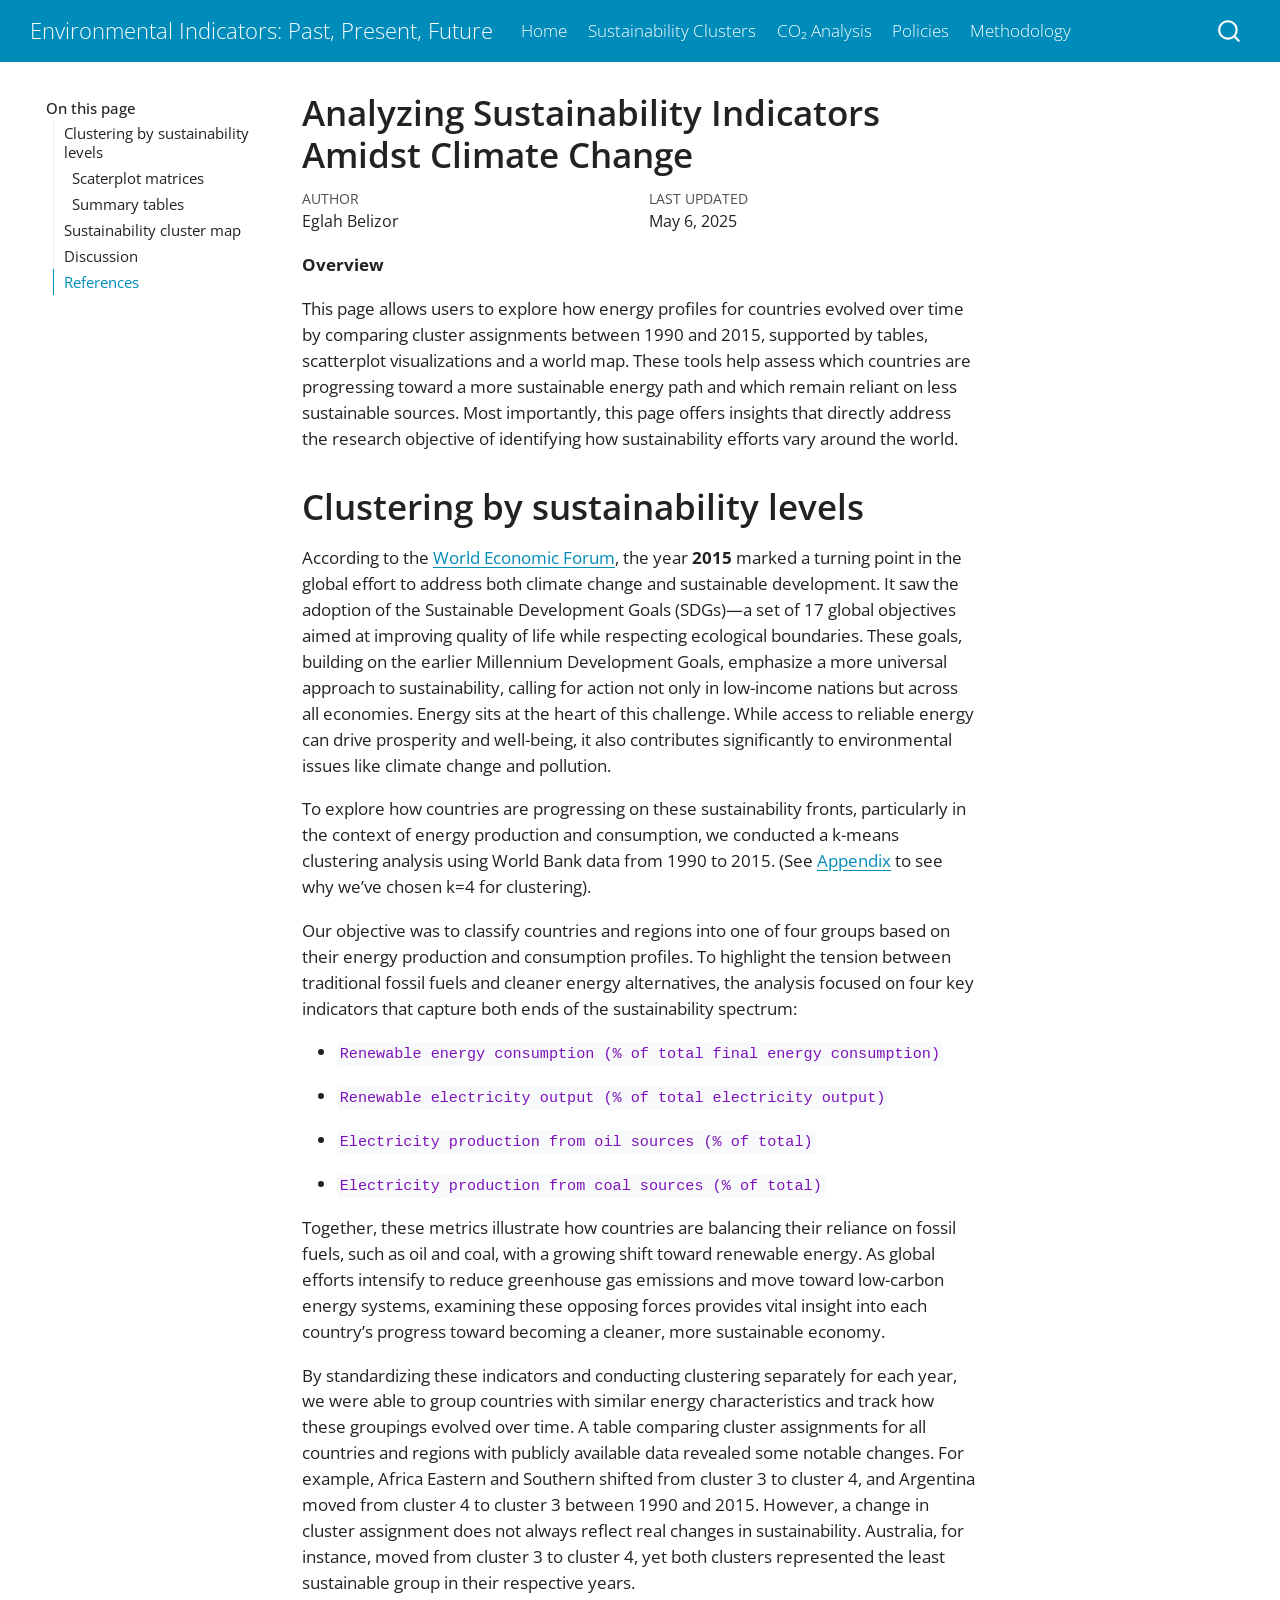
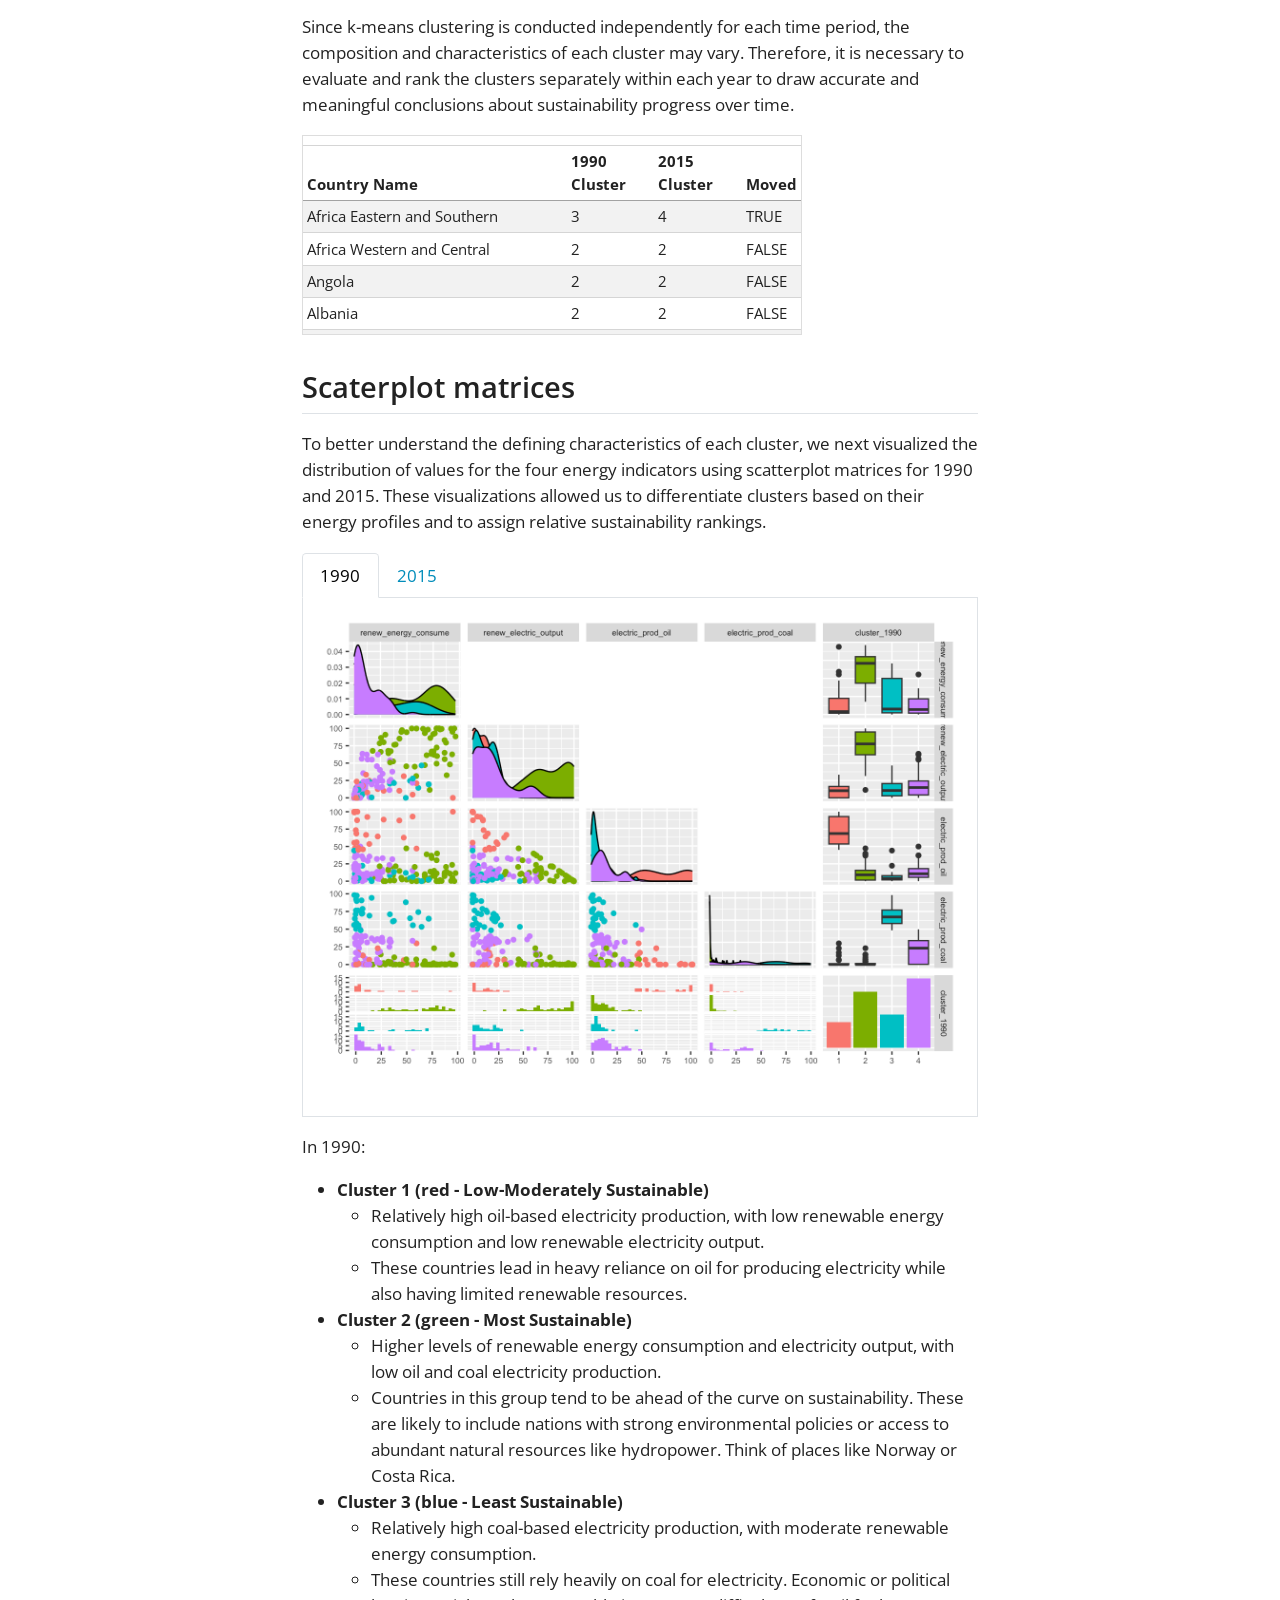
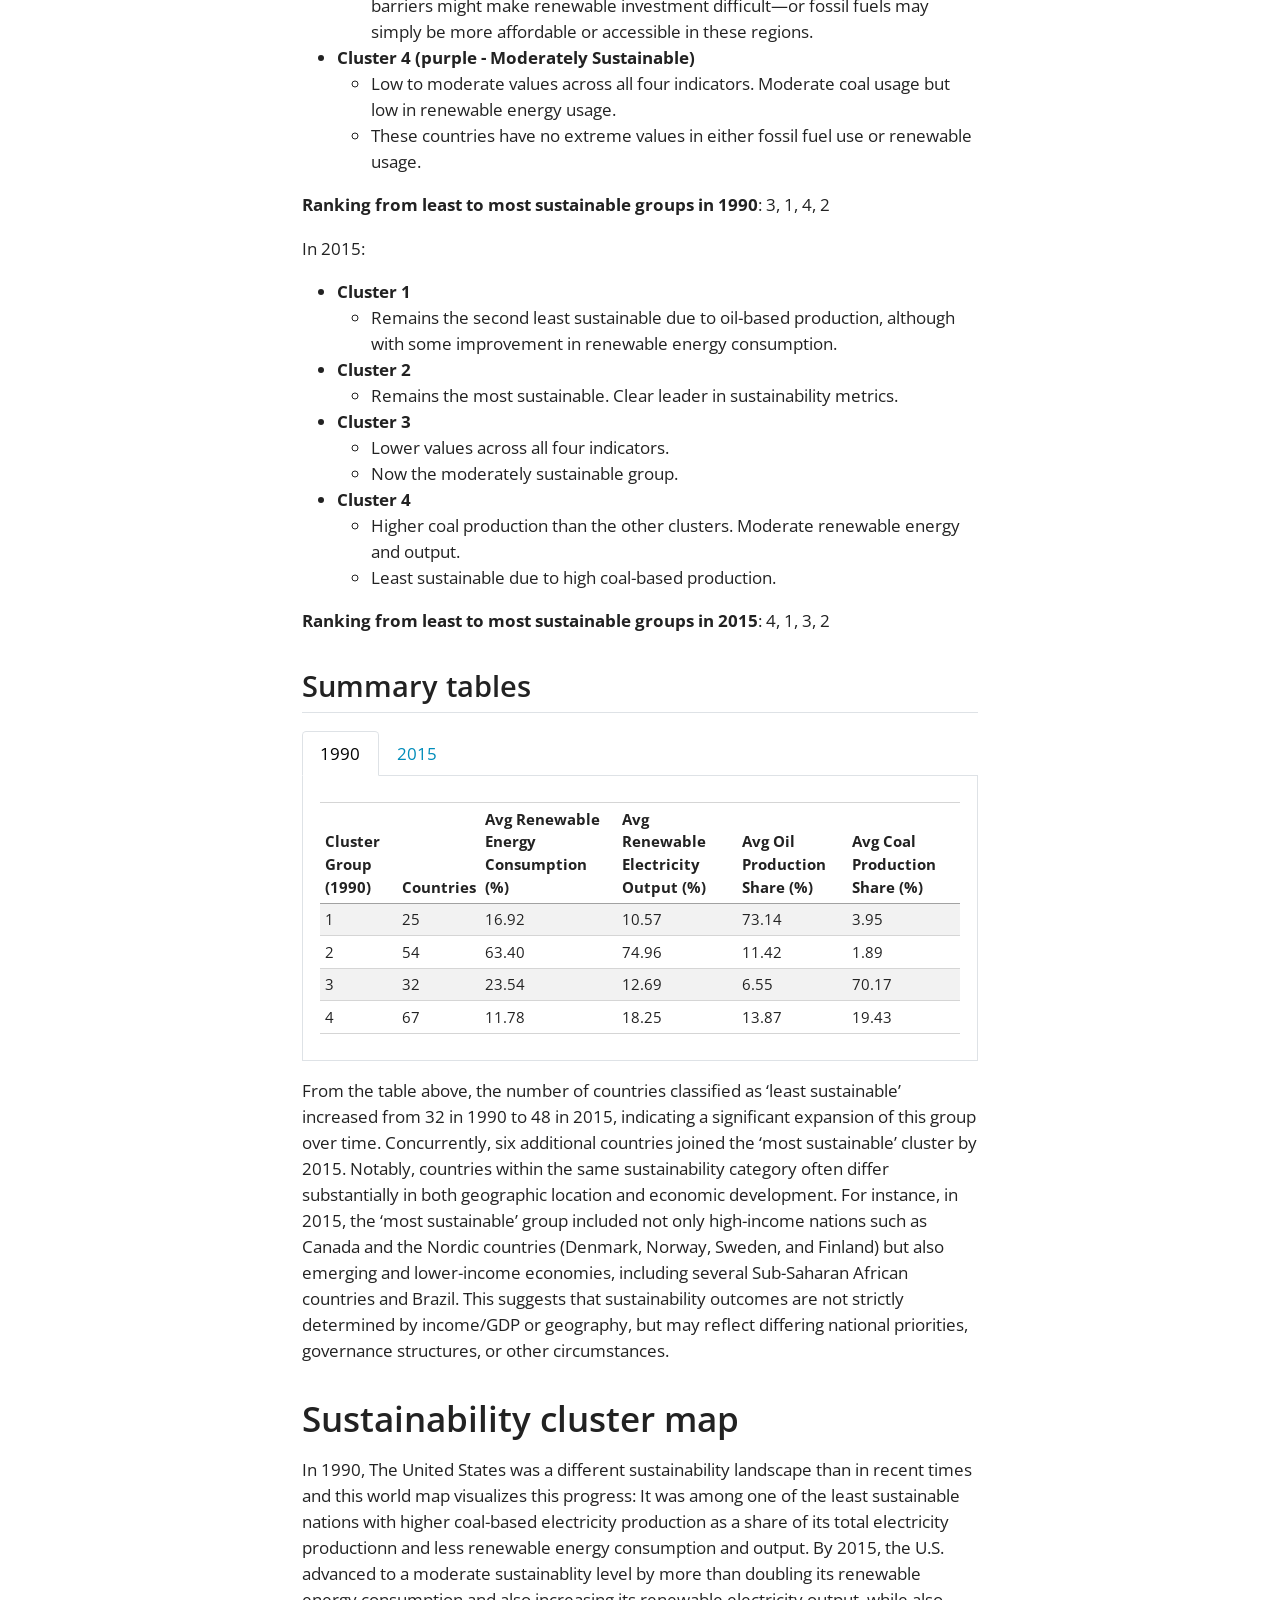
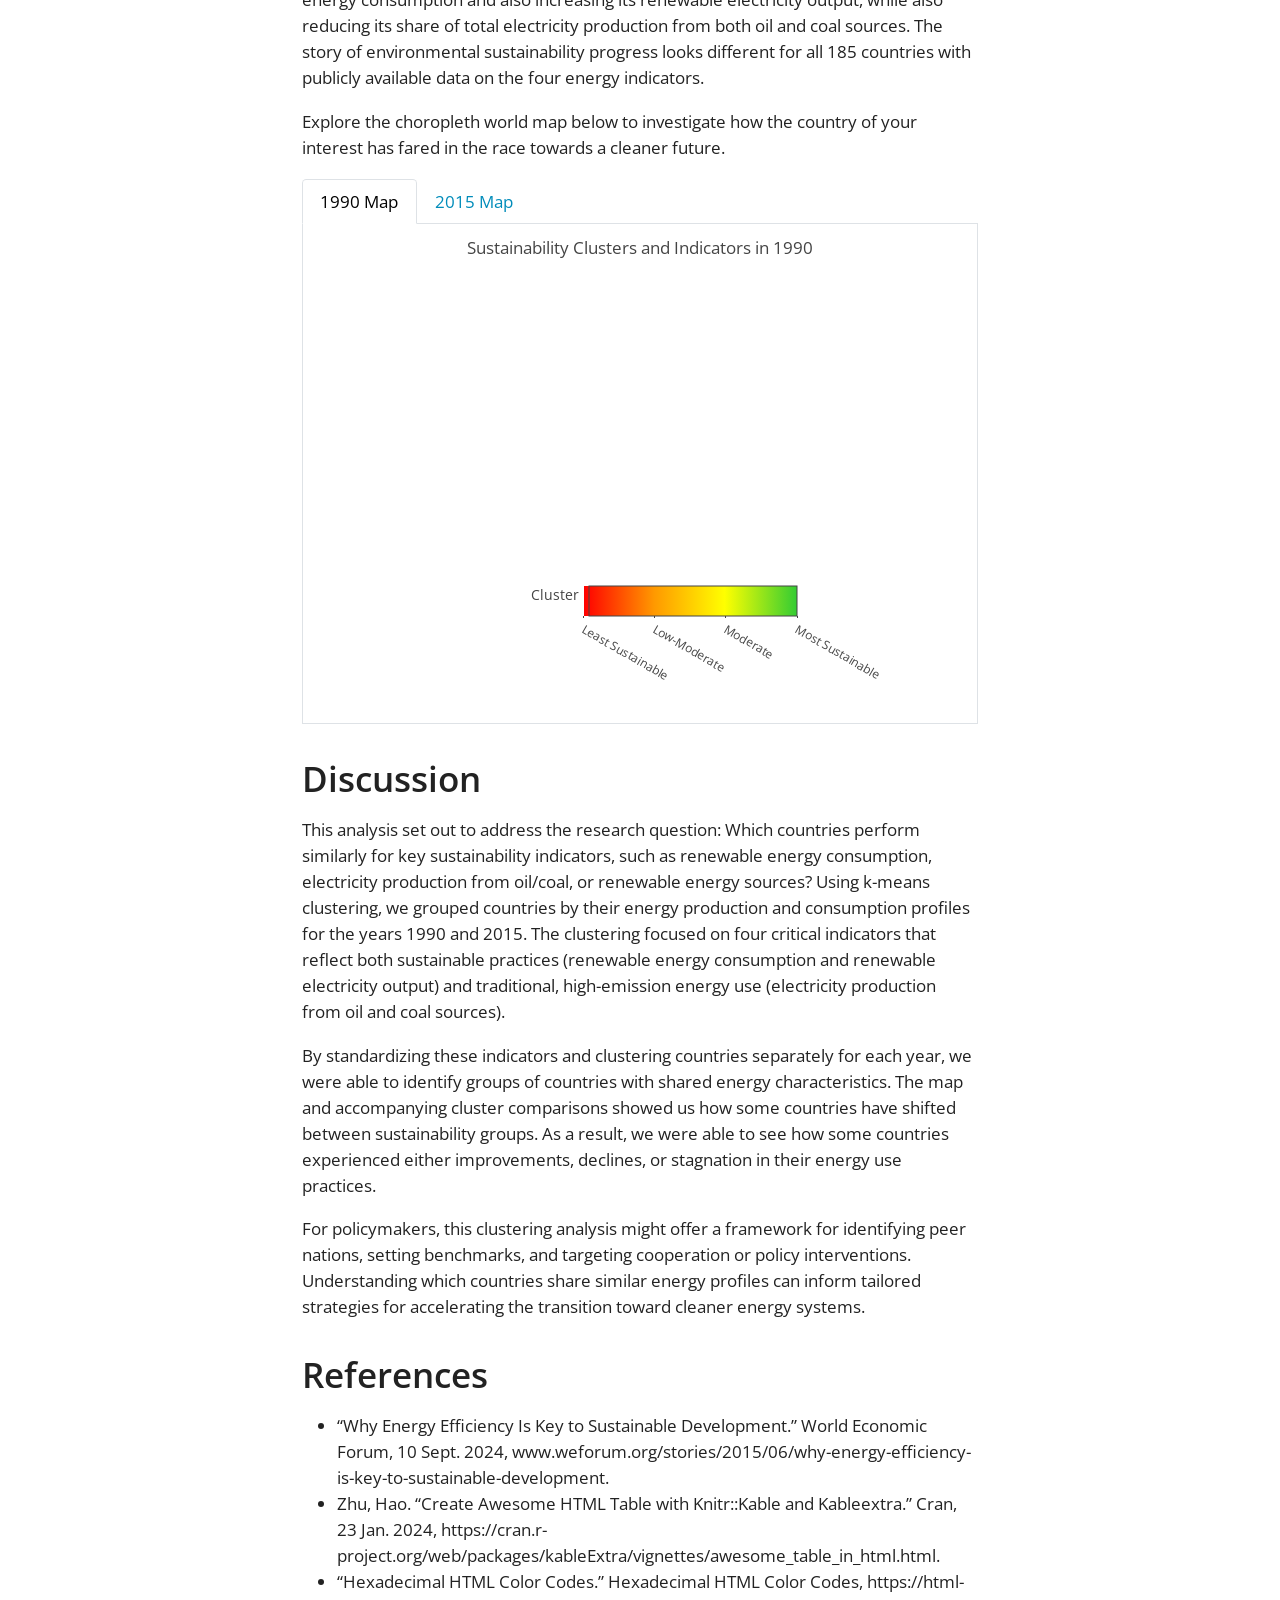
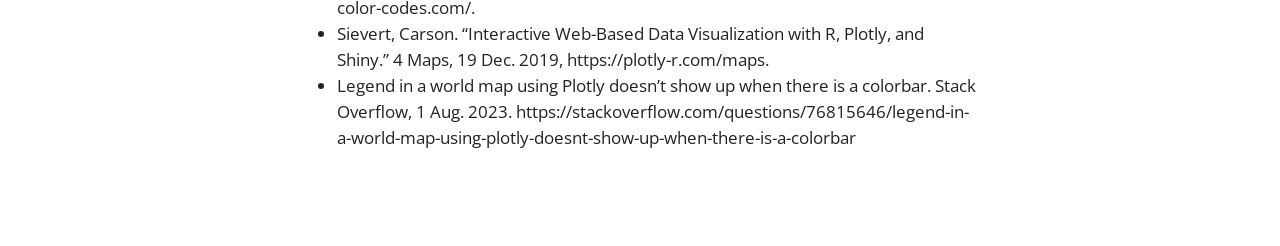
<file: docs/sustainability-clusters.html>
<!DOCTYPE html>
<html xmlns="http://www.w3.org/1999/xhtml" lang="en" xml:lang="en"><head>

<meta charset="utf-8">
<meta name="generator" content="quarto-1.5.57">

<meta name="viewport" content="width=device-width, initial-scale=1.0, user-scalable=yes">

<meta name="author" content="Eglah Belizor">
<meta name="dcterms.date" content="2025-05-06">

<title>Analyzing Sustainability Indicators Amidst Climate Change – Environmental Indicators: Past, Present, Future</title>
<style>
code{white-space: pre-wrap;}
span.smallcaps{font-variant: small-caps;}
div.columns{display: flex; gap: min(4vw, 1.5em);}
div.column{flex: auto; overflow-x: auto;}
div.hanging-indent{margin-left: 1.5em; text-indent: -1.5em;}
ul.task-list{list-style: none;}
ul.task-list li input[type="checkbox"] {
  width: 0.8em;
  margin: 0 0.8em 0.2em -1em; /* quarto-specific, see https://github.com/quarto-dev/quarto-cli/issues/4556 */ 
  vertical-align: middle;
}
</style>


<script src="site_libs/quarto-nav/quarto-nav.js"></script>
<script src="site_libs/quarto-nav/headroom.min.js"></script>
<script src="site_libs/clipboard/clipboard.min.js"></script>
<script src="site_libs/quarto-search/autocomplete.umd.js"></script>
<script src="site_libs/quarto-search/fuse.min.js"></script>
<script src="site_libs/quarto-search/quarto-search.js"></script>
<meta name="quarto:offset" content="./">
<script src="site_libs/quarto-html/quarto.js"></script>
<script src="site_libs/quarto-html/popper.min.js"></script>
<script src="site_libs/quarto-html/tippy.umd.min.js"></script>
<script src="site_libs/quarto-html/anchor.min.js"></script>
<link href="site_libs/quarto-html/tippy.css" rel="stylesheet">
<link href="site_libs/quarto-html/quarto-syntax-highlighting.css" rel="stylesheet" id="quarto-text-highlighting-styles">
<script src="site_libs/bootstrap/bootstrap.min.js"></script>
<link href="site_libs/bootstrap/bootstrap-icons.css" rel="stylesheet">
<link href="site_libs/bootstrap/bootstrap.min.css" rel="stylesheet" id="quarto-bootstrap" data-mode="light">
<script id="quarto-search-options" type="application/json">{
  "location": "navbar",
  "copy-button": false,
  "collapse-after": 3,
  "panel-placement": "end",
  "type": "overlay",
  "limit": 50,
  "keyboard-shortcut": [
    "f",
    "/",
    "s"
  ],
  "show-item-context": false,
  "language": {
    "search-no-results-text": "No results",
    "search-matching-documents-text": "matching documents",
    "search-copy-link-title": "Copy link to search",
    "search-hide-matches-text": "Hide additional matches",
    "search-more-match-text": "more match in this document",
    "search-more-matches-text": "more matches in this document",
    "search-clear-button-title": "Clear",
    "search-text-placeholder": "",
    "search-detached-cancel-button-title": "Cancel",
    "search-submit-button-title": "Submit",
    "search-label": "Search"
  }
}</script>
<script src="site_libs/kePrint-0.0.1/kePrint.js"></script>
<link href="site_libs/lightable-0.0.1/lightable.css" rel="stylesheet">
<link href="site_libs/htmltools-fill-0.5.8.1/fill.css" rel="stylesheet">
<script src="site_libs/htmlwidgets-1.6.4/htmlwidgets.js"></script>
<script src="site_libs/plotly-binding-4.10.4/plotly.js"></script>
<script src="site_libs/typedarray-0.1/typedarray.min.js"></script>
<script src="site_libs/jquery-3.5.1/jquery.min.js"></script>
<link href="site_libs/crosstalk-1.2.1/css/crosstalk.min.css" rel="stylesheet">
<script src="site_libs/crosstalk-1.2.1/js/crosstalk.min.js"></script>
<link href="site_libs/plotly-htmlwidgets-css-2.11.1/plotly-htmlwidgets.css" rel="stylesheet">
<script src="site_libs/plotly-main-2.11.1/plotly-latest.min.js"></script>


<link rel="stylesheet" href="styles.css">
</head>

<body class="floating nav-fixed">

<div id="quarto-search-results"></div>
  <header id="quarto-header" class="headroom fixed-top">
    <nav class="navbar navbar-expand-lg " data-bs-theme="dark">
      <div class="navbar-container container-fluid">
      <div class="navbar-brand-container mx-auto">
    <a class="navbar-brand" href="./index.html">
    <span class="navbar-title">Environmental Indicators: Past, Present, Future</span>
    </a>
  </div>
            <div id="quarto-search" class="" title="Search"></div>
          <button class="navbar-toggler" type="button" data-bs-toggle="collapse" data-bs-target="#navbarCollapse" aria-controls="navbarCollapse" role="menu" aria-expanded="false" aria-label="Toggle navigation" onclick="if (window.quartoToggleHeadroom) { window.quartoToggleHeadroom(); }">
  <span class="navbar-toggler-icon"></span>
</button>
          <div class="collapse navbar-collapse" id="navbarCollapse">
            <ul class="navbar-nav navbar-nav-scroll me-auto">
  <li class="nav-item">
    <a class="nav-link" href="./index.html"> 
<span class="menu-text">Home</span></a>
  </li>  
  <li class="nav-item">
    <a class="nav-link active" href="./sustainability-clusters.html" aria-current="page"> 
<span class="menu-text">Sustainability Clusters</span></a>
  </li>  
  <li class="nav-item">
    <a class="nav-link" href="./interactivity.html"> 
<span class="menu-text">CO₂ Analysis</span></a>
  </li>  
  <li class="nav-item">
    <a class="nav-link" href="./policies.html"> 
<span class="menu-text">Policies</span></a>
  </li>  
  <li class="nav-item">
    <a class="nav-link" href="./methodology.html"> 
<span class="menu-text">Methodology</span></a>
  </li>  
</ul>
          </div> <!-- /navcollapse -->
            <div class="quarto-navbar-tools">
</div>
      </div> <!-- /container-fluid -->
    </nav>
</header>
<!-- content -->
<div id="quarto-content" class="quarto-container page-columns page-rows-contents page-layout-article page-navbar">
<!-- sidebar -->
  <nav id="quarto-sidebar" class="sidebar collapse collapse-horizontal quarto-sidebar-collapse-item sidebar-navigation floating overflow-auto">
    <nav id="TOC" role="doc-toc" class="toc-active" data-toc-expanded="99">
    <h2 id="toc-title">On this page</h2>
   
  <ul class="collapse">
  <li><a href="#clustering-by-sustainability-levels" id="toc-clustering-by-sustainability-levels" class="nav-link active" data-scroll-target="#clustering-by-sustainability-levels">Clustering by sustainability levels</a>
  <ul class="collapse">
  <li><a href="#scaterplot-matrices" id="toc-scaterplot-matrices" class="nav-link" data-scroll-target="#scaterplot-matrices">Scaterplot matrices</a></li>
  <li><a href="#summary-tables" id="toc-summary-tables" class="nav-link" data-scroll-target="#summary-tables">Summary tables</a></li>
  </ul></li>
  <li><a href="#sustainability-cluster-map" id="toc-sustainability-cluster-map" class="nav-link" data-scroll-target="#sustainability-cluster-map">Sustainability cluster map</a></li>
  <li><a href="#discussion" id="toc-discussion" class="nav-link" data-scroll-target="#discussion">Discussion</a></li>
  <li><a href="#references" id="toc-references" class="nav-link" data-scroll-target="#references">References</a></li>
  </ul>
</nav>
</nav>
<div id="quarto-sidebar-glass" class="quarto-sidebar-collapse-item" data-bs-toggle="collapse" data-bs-target=".quarto-sidebar-collapse-item"></div>
<!-- margin-sidebar -->
    <div id="quarto-margin-sidebar" class="sidebar margin-sidebar zindex-bottom">
    </div>
<!-- main -->
<main class="content" id="quarto-document-content">

<header id="title-block-header" class="quarto-title-block default">
<div class="quarto-title">
<h1 class="title">Analyzing Sustainability Indicators Amidst Climate Change</h1>
</div>



<div class="quarto-title-meta">

    <div>
    <div class="quarto-title-meta-heading">Author</div>
    <div class="quarto-title-meta-contents">
             <p>Eglah Belizor </p>
          </div>
  </div>
    
    <div>
    <div class="quarto-title-meta-heading">Last updated</div>
    <div class="quarto-title-meta-contents">
      <p class="date">May 6, 2025</p>
    </div>
  </div>
  
    
  </div>
  


</header>


<p><strong>Overview</strong></p>
<p>This page allows users to explore how energy profiles for countries evolved over time by comparing cluster assignments between 1990 and 2015, supported by tables, scatterplot visualizations and a world map. These tools help assess which countries are progressing toward a more sustainable energy path and which remain reliant on less sustainable sources. Most importantly, this page offers insights that directly address the research objective of identifying how sustainability efforts vary around the world.</p>
<section id="clustering-by-sustainability-levels" class="level1">
<h1>Clustering by sustainability levels</h1>
<p>According to the <a href="https://www.weforum.org/stories/2015/06/why-energy-efficiency-is-key-to-sustainable-development/">World Economic Forum</a>, the year <strong>2015</strong> marked a turning point in the global effort to address both climate change and sustainable development. It saw the adoption of the Sustainable Development Goals (SDGs)—a set of 17 global objectives aimed at improving quality of life while respecting ecological boundaries. These goals, building on the earlier Millennium Development Goals, emphasize a more universal approach to sustainability, calling for action not only in low-income nations but across all economies. Energy sits at the heart of this challenge. While access to reliable energy can drive prosperity and well-being, it also contributes significantly to environmental issues like climate change and pollution.</p>
<p>To explore how countries are progressing on these sustainability fronts, particularly in the context of energy production and consumption, we conducted a k-means clustering analysis using World Bank data from 1990 to 2015. (See <a href="#appendix">Appendix</a> to see why we’ve chosen k=4 for clustering).</p>
<p>Our objective was to classify countries and regions into one of four groups based on their energy production and consumption profiles. To highlight the tension between traditional fossil fuels and cleaner energy alternatives, the analysis focused on four key indicators that capture both ends of the sustainability spectrum:</p>
<ul>
<li><p><code>Renewable energy consumption (% of total final energy consumption)</code></p></li>
<li><p><code>Renewable electricity output (% of total electricity output)</code></p></li>
<li><p><code>Electricity production from oil sources (% of total)</code></p></li>
<li><p><code>Electricity production from coal sources (% of total)</code></p></li>
</ul>
<p>Together, these metrics illustrate how countries are balancing their reliance on fossil fuels, such as oil and coal, with a growing shift toward renewable energy. As global efforts intensify to reduce greenhouse gas emissions and move toward low-carbon energy systems, examining these opposing forces provides vital insight into each country’s progress toward becoming a cleaner, more sustainable economy.</p>
<p>By standardizing these indicators and conducting clustering separately for each year, we were able to group countries with similar energy characteristics and track how these groupings evolved over time. A table comparing cluster assignments for all countries and regions with publicly available data revealed some notable changes. For example, Africa Eastern and Southern shifted from cluster 3 to cluster 4, and Argentina moved from cluster 4 to cluster 3 between 1990 and 2015. However, a change in cluster assignment does not always reflect real changes in sustainability. Australia, for instance, moved from cluster 3 to cluster 4, yet both clusters represented the least sustainable group in their respective years.</p>
<p>Since k-means clustering is conducted independently for each time period, the composition and characteristics of each cluster may vary. Therefore, it is necessary to evaluate and rank the clusters separately within each year to draw accurate and meaningful conclusions about sustainability progress over time.</p>
<div class="cell">
<div class="cell-output-display">
<div style="border: 1px solid #ddd; padding: 0px; overflow-y: scroll; height:200px; overflow-x: scroll; width:500px; ">
<table class="table table-striped table-hover table-condensed caption-top table-sm small" data-quarto-postprocess="true">
<thead>
<tr class="header">
<th data-quarto-table-cell-role="th" style="text-align: left; position: sticky; top: 0; background-color: #FFFFFF;">Country Name</th>
<th data-quarto-table-cell-role="th" style="text-align: left; position: sticky; top: 0; background-color: #FFFFFF;">1990 Cluster</th>
<th data-quarto-table-cell-role="th" style="text-align: left; position: sticky; top: 0; background-color: #FFFFFF;">2015 Cluster</th>
<th data-quarto-table-cell-role="th" style="text-align: left; position: sticky; top: 0; background-color: #FFFFFF;">Moved</th>
</tr>
</thead>
<tbody>
<tr class="odd">
<td style="text-align: left;">Africa Eastern and Southern</td>
<td style="text-align: left;">3</td>
<td style="text-align: left;">4</td>
<td style="text-align: left;">TRUE</td>
</tr>
<tr class="even">
<td style="text-align: left;">Africa Western and Central</td>
<td style="text-align: left;">2</td>
<td style="text-align: left;">2</td>
<td style="text-align: left;">FALSE</td>
</tr>
<tr class="odd">
<td style="text-align: left;">Angola</td>
<td style="text-align: left;">2</td>
<td style="text-align: left;">2</td>
<td style="text-align: left;">FALSE</td>
</tr>
<tr class="even">
<td style="text-align: left;">Albania</td>
<td style="text-align: left;">2</td>
<td style="text-align: left;">2</td>
<td style="text-align: left;">FALSE</td>
</tr>
<tr class="odd">
<td style="text-align: left;">Arab World</td>
<td style="text-align: left;">4</td>
<td style="text-align: left;">3</td>
<td style="text-align: left;">TRUE</td>
</tr>
<tr class="even">
<td style="text-align: left;">United Arab Emirates</td>
<td style="text-align: left;">4</td>
<td style="text-align: left;">3</td>
<td style="text-align: left;">TRUE</td>
</tr>
<tr class="odd">
<td style="text-align: left;">Argentina</td>
<td style="text-align: left;">4</td>
<td style="text-align: left;">3</td>
<td style="text-align: left;">TRUE</td>
</tr>
<tr class="even">
<td style="text-align: left;">Armenia</td>
<td style="text-align: left;">1</td>
<td style="text-align: left;">3</td>
<td style="text-align: left;">TRUE</td>
</tr>
<tr class="odd">
<td style="text-align: left;">Australia</td>
<td style="text-align: left;">3</td>
<td style="text-align: left;">4</td>
<td style="text-align: left;">TRUE</td>
</tr>
<tr class="even">
<td style="text-align: left;">Austria</td>
<td style="text-align: left;">2</td>
<td style="text-align: left;">2</td>
<td style="text-align: left;">FALSE</td>
</tr>
<tr class="odd">
<td style="text-align: left;">Azerbaijan</td>
<td style="text-align: left;">4</td>
<td style="text-align: left;">3</td>
<td style="text-align: left;">TRUE</td>
</tr>
<tr class="even">
<td style="text-align: left;">Belgium</td>
<td style="text-align: left;">4</td>
<td style="text-align: left;">3</td>
<td style="text-align: left;">TRUE</td>
</tr>
<tr class="odd">
<td style="text-align: left;">Benin</td>
<td style="text-align: left;">1</td>
<td style="text-align: left;">1</td>
<td style="text-align: left;">FALSE</td>
</tr>
<tr class="even">
<td style="text-align: left;">Bangladesh</td>
<td style="text-align: left;">2</td>
<td style="text-align: left;">3</td>
<td style="text-align: left;">TRUE</td>
</tr>
<tr class="odd">
<td style="text-align: left;">Bulgaria</td>
<td style="text-align: left;">3</td>
<td style="text-align: left;">4</td>
<td style="text-align: left;">TRUE</td>
</tr>
<tr class="even">
<td style="text-align: left;">Bahrain</td>
<td style="text-align: left;">4</td>
<td style="text-align: left;">3</td>
<td style="text-align: left;">TRUE</td>
</tr>
<tr class="odd">
<td style="text-align: left;">Bosnia and Herzegovina</td>
<td style="text-align: left;">3</td>
<td style="text-align: left;">4</td>
<td style="text-align: left;">TRUE</td>
</tr>
<tr class="even">
<td style="text-align: left;">Belarus</td>
<td style="text-align: left;">1</td>
<td style="text-align: left;">3</td>
<td style="text-align: left;">TRUE</td>
</tr>
<tr class="odd">
<td style="text-align: left;">Bolivia</td>
<td style="text-align: left;">2</td>
<td style="text-align: left;">3</td>
<td style="text-align: left;">TRUE</td>
</tr>
<tr class="even">
<td style="text-align: left;">Brazil</td>
<td style="text-align: left;">2</td>
<td style="text-align: left;">2</td>
<td style="text-align: left;">FALSE</td>
</tr>
<tr class="odd">
<td style="text-align: left;">Brunei Darussalam</td>
<td style="text-align: left;">4</td>
<td style="text-align: left;">3</td>
<td style="text-align: left;">TRUE</td>
</tr>
<tr class="even">
<td style="text-align: left;">Botswana</td>
<td style="text-align: left;">3</td>
<td style="text-align: left;">4</td>
<td style="text-align: left;">TRUE</td>
</tr>
<tr class="odd">
<td style="text-align: left;">Canada</td>
<td style="text-align: left;">4</td>
<td style="text-align: left;">2</td>
<td style="text-align: left;">TRUE</td>
</tr>
<tr class="even">
<td style="text-align: left;">Central Europe and the Baltics</td>
<td style="text-align: left;">3</td>
<td style="text-align: left;">4</td>
<td style="text-align: left;">TRUE</td>
</tr>
<tr class="odd">
<td style="text-align: left;">Switzerland</td>
<td style="text-align: left;">4</td>
<td style="text-align: left;">2</td>
<td style="text-align: left;">TRUE</td>
</tr>
<tr class="even">
<td style="text-align: left;">Chile</td>
<td style="text-align: left;">4</td>
<td style="text-align: left;">4</td>
<td style="text-align: left;">FALSE</td>
</tr>
<tr class="odd">
<td style="text-align: left;">China</td>
<td style="text-align: left;">3</td>
<td style="text-align: left;">4</td>
<td style="text-align: left;">TRUE</td>
</tr>
<tr class="even">
<td style="text-align: left;">Cote d'Ivoire</td>
<td style="text-align: left;">2</td>
<td style="text-align: left;">2</td>
<td style="text-align: left;">FALSE</td>
</tr>
<tr class="odd">
<td style="text-align: left;">Cameroon</td>
<td style="text-align: left;">2</td>
<td style="text-align: left;">2</td>
<td style="text-align: left;">FALSE</td>
</tr>
<tr class="even">
<td style="text-align: left;">Congo, Dem. Rep.</td>
<td style="text-align: left;">2</td>
<td style="text-align: left;">2</td>
<td style="text-align: left;">FALSE</td>
</tr>
<tr class="odd">
<td style="text-align: left;">Congo, Rep.</td>
<td style="text-align: left;">2</td>
<td style="text-align: left;">2</td>
<td style="text-align: left;">FALSE</td>
</tr>
<tr class="even">
<td style="text-align: left;">Colombia</td>
<td style="text-align: left;">2</td>
<td style="text-align: left;">2</td>
<td style="text-align: left;">FALSE</td>
</tr>
<tr class="odd">
<td style="text-align: left;">Costa Rica</td>
<td style="text-align: left;">2</td>
<td style="text-align: left;">2</td>
<td style="text-align: left;">FALSE</td>
</tr>
<tr class="even">
<td style="text-align: left;">Cuba</td>
<td style="text-align: left;">1</td>
<td style="text-align: left;">1</td>
<td style="text-align: left;">FALSE</td>
</tr>
<tr class="odd">
<td style="text-align: left;">Cyprus</td>
<td style="text-align: left;">1</td>
<td style="text-align: left;">1</td>
<td style="text-align: left;">FALSE</td>
</tr>
<tr class="even">
<td style="text-align: left;">Czechia</td>
<td style="text-align: left;">3</td>
<td style="text-align: left;">4</td>
<td style="text-align: left;">TRUE</td>
</tr>
<tr class="odd">
<td style="text-align: left;">Germany</td>
<td style="text-align: left;">3</td>
<td style="text-align: left;">4</td>
<td style="text-align: left;">TRUE</td>
</tr>
<tr class="even">
<td style="text-align: left;">Denmark</td>
<td style="text-align: left;">3</td>
<td style="text-align: left;">2</td>
<td style="text-align: left;">TRUE</td>
</tr>
<tr class="odd">
<td style="text-align: left;">Dominican Republic</td>
<td style="text-align: left;">1</td>
<td style="text-align: left;">1</td>
<td style="text-align: left;">FALSE</td>
</tr>
<tr class="even">
<td style="text-align: left;">Algeria</td>
<td style="text-align: left;">4</td>
<td style="text-align: left;">3</td>
<td style="text-align: left;">TRUE</td>
</tr>
<tr class="odd">
<td style="text-align: left;">East Asia &amp; Pacific (excluding high income)</td>
<td style="text-align: left;">3</td>
<td style="text-align: left;">4</td>
<td style="text-align: left;">TRUE</td>
</tr>
<tr class="even">
<td style="text-align: left;">Early-demographic dividend</td>
<td style="text-align: left;">4</td>
<td style="text-align: left;">4</td>
<td style="text-align: left;">FALSE</td>
</tr>
<tr class="odd">
<td style="text-align: left;">East Asia &amp; Pacific</td>
<td style="text-align: left;">4</td>
<td style="text-align: left;">4</td>
<td style="text-align: left;">FALSE</td>
</tr>
<tr class="even">
<td style="text-align: left;">Europe &amp; Central Asia (excluding high income)</td>
<td style="text-align: left;">4</td>
<td style="text-align: left;">3</td>
<td style="text-align: left;">TRUE</td>
</tr>
<tr class="odd">
<td style="text-align: left;">Europe &amp; Central Asia</td>
<td style="text-align: left;">4</td>
<td style="text-align: left;">3</td>
<td style="text-align: left;">TRUE</td>
</tr>
<tr class="even">
<td style="text-align: left;">Ecuador</td>
<td style="text-align: left;">2</td>
<td style="text-align: left;">3</td>
<td style="text-align: left;">TRUE</td>
</tr>
<tr class="odd">
<td style="text-align: left;">Egypt, Arab Rep.</td>
<td style="text-align: left;">4</td>
<td style="text-align: left;">3</td>
<td style="text-align: left;">TRUE</td>
</tr>
<tr class="even">
<td style="text-align: left;">Euro area</td>
<td style="text-align: left;">4</td>
<td style="text-align: left;">3</td>
<td style="text-align: left;">TRUE</td>
</tr>
<tr class="odd">
<td style="text-align: left;">Spain</td>
<td style="text-align: left;">4</td>
<td style="text-align: left;">3</td>
<td style="text-align: left;">TRUE</td>
</tr>
<tr class="even">
<td style="text-align: left;">Estonia</td>
<td style="text-align: left;">4</td>
<td style="text-align: left;">3</td>
<td style="text-align: left;">TRUE</td>
</tr>
<tr class="odd">
<td style="text-align: left;">Ethiopia</td>
<td style="text-align: left;">2</td>
<td style="text-align: left;">2</td>
<td style="text-align: left;">FALSE</td>
</tr>
<tr class="even">
<td style="text-align: left;">European Union</td>
<td style="text-align: left;">4</td>
<td style="text-align: left;">3</td>
<td style="text-align: left;">TRUE</td>
</tr>
<tr class="odd">
<td style="text-align: left;">Fragile and conflict affected situations</td>
<td style="text-align: left;">4</td>
<td style="text-align: left;">2</td>
<td style="text-align: left;">TRUE</td>
</tr>
<tr class="even">
<td style="text-align: left;">Finland</td>
<td style="text-align: left;">4</td>
<td style="text-align: left;">2</td>
<td style="text-align: left;">TRUE</td>
</tr>
<tr class="odd">
<td style="text-align: left;">France</td>
<td style="text-align: left;">4</td>
<td style="text-align: left;">3</td>
<td style="text-align: left;">TRUE</td>
</tr>
<tr class="even">
<td style="text-align: left;">Gabon</td>
<td style="text-align: left;">2</td>
<td style="text-align: left;">2</td>
<td style="text-align: left;">FALSE</td>
</tr>
<tr class="odd">
<td style="text-align: left;">United Kingdom</td>
<td style="text-align: left;">3</td>
<td style="text-align: left;">3</td>
<td style="text-align: left;">FALSE</td>
</tr>
<tr class="even">
<td style="text-align: left;">Georgia</td>
<td style="text-align: left;">4</td>
<td style="text-align: left;">2</td>
<td style="text-align: left;">TRUE</td>
</tr>
<tr class="odd">
<td style="text-align: left;">Ghana</td>
<td style="text-align: left;">2</td>
<td style="text-align: left;">2</td>
<td style="text-align: left;">FALSE</td>
</tr>
<tr class="even">
<td style="text-align: left;">Gibraltar</td>
<td style="text-align: left;">1</td>
<td style="text-align: left;">1</td>
<td style="text-align: left;">FALSE</td>
</tr>
<tr class="odd">
<td style="text-align: left;">Greece</td>
<td style="text-align: left;">3</td>
<td style="text-align: left;">4</td>
<td style="text-align: left;">TRUE</td>
</tr>
<tr class="even">
<td style="text-align: left;">Guatemala</td>
<td style="text-align: left;">2</td>
<td style="text-align: left;">2</td>
<td style="text-align: left;">FALSE</td>
</tr>
<tr class="odd">
<td style="text-align: left;">High income</td>
<td style="text-align: left;">4</td>
<td style="text-align: left;">3</td>
<td style="text-align: left;">TRUE</td>
</tr>
<tr class="even">
<td style="text-align: left;">Hong Kong SAR, China</td>
<td style="text-align: left;">3</td>
<td style="text-align: left;">4</td>
<td style="text-align: left;">TRUE</td>
</tr>
<tr class="odd">
<td style="text-align: left;">Honduras</td>
<td style="text-align: left;">2</td>
<td style="text-align: left;">1</td>
<td style="text-align: left;">TRUE</td>
</tr>
<tr class="even">
<td style="text-align: left;">Heavily indebted poor countries (HIPC)</td>
<td style="text-align: left;">2</td>
<td style="text-align: left;">2</td>
<td style="text-align: left;">FALSE</td>
</tr>
<tr class="odd">
<td style="text-align: left;">Croatia</td>
<td style="text-align: left;">4</td>
<td style="text-align: left;">2</td>
<td style="text-align: left;">TRUE</td>
</tr>
<tr class="even">
<td style="text-align: left;">Haiti</td>
<td style="text-align: left;">2</td>
<td style="text-align: left;">1</td>
<td style="text-align: left;">TRUE</td>
</tr>
<tr class="odd">
<td style="text-align: left;">Hungary</td>
<td style="text-align: left;">4</td>
<td style="text-align: left;">3</td>
<td style="text-align: left;">TRUE</td>
</tr>
<tr class="even">
<td style="text-align: left;">IBRD only</td>
<td style="text-align: left;">4</td>
<td style="text-align: left;">4</td>
<td style="text-align: left;">FALSE</td>
</tr>
<tr class="odd">
<td style="text-align: left;">IDA &amp; IBRD total</td>
<td style="text-align: left;">4</td>
<td style="text-align: left;">4</td>
<td style="text-align: left;">FALSE</td>
</tr>
<tr class="even">
<td style="text-align: left;">IDA total</td>
<td style="text-align: left;">2</td>
<td style="text-align: left;">2</td>
<td style="text-align: left;">FALSE</td>
</tr>
<tr class="odd">
<td style="text-align: left;">IDA blend</td>
<td style="text-align: left;">2</td>
<td style="text-align: left;">2</td>
<td style="text-align: left;">FALSE</td>
</tr>
<tr class="even">
<td style="text-align: left;">Indonesia</td>
<td style="text-align: left;">1</td>
<td style="text-align: left;">4</td>
<td style="text-align: left;">TRUE</td>
</tr>
<tr class="odd">
<td style="text-align: left;">IDA only</td>
<td style="text-align: left;">2</td>
<td style="text-align: left;">2</td>
<td style="text-align: left;">FALSE</td>
</tr>
<tr class="even">
<td style="text-align: left;">India</td>
<td style="text-align: left;">3</td>
<td style="text-align: left;">4</td>
<td style="text-align: left;">TRUE</td>
</tr>
<tr class="odd">
<td style="text-align: left;">Ireland</td>
<td style="text-align: left;">4</td>
<td style="text-align: left;">3</td>
<td style="text-align: left;">TRUE</td>
</tr>
<tr class="even">
<td style="text-align: left;">Iran, Islamic Rep.</td>
<td style="text-align: left;">4</td>
<td style="text-align: left;">3</td>
<td style="text-align: left;">TRUE</td>
</tr>
<tr class="odd">
<td style="text-align: left;">Iraq</td>
<td style="text-align: left;">1</td>
<td style="text-align: left;">3</td>
<td style="text-align: left;">TRUE</td>
</tr>
<tr class="even">
<td style="text-align: left;">Iceland</td>
<td style="text-align: left;">2</td>
<td style="text-align: left;">2</td>
<td style="text-align: left;">FALSE</td>
</tr>
<tr class="odd">
<td style="text-align: left;">Israel</td>
<td style="text-align: left;">4</td>
<td style="text-align: left;">4</td>
<td style="text-align: left;">FALSE</td>
</tr>
<tr class="even">
<td style="text-align: left;">Italy</td>
<td style="text-align: left;">1</td>
<td style="text-align: left;">3</td>
<td style="text-align: left;">TRUE</td>
</tr>
<tr class="odd">
<td style="text-align: left;">Jamaica</td>
<td style="text-align: left;">1</td>
<td style="text-align: left;">1</td>
<td style="text-align: left;">FALSE</td>
</tr>
<tr class="even">
<td style="text-align: left;">Jordan</td>
<td style="text-align: left;">1</td>
<td style="text-align: left;">1</td>
<td style="text-align: left;">FALSE</td>
</tr>
<tr class="odd">
<td style="text-align: left;">Japan</td>
<td style="text-align: left;">4</td>
<td style="text-align: left;">3</td>
<td style="text-align: left;">TRUE</td>
</tr>
<tr class="even">
<td style="text-align: left;">Kazakhstan</td>
<td style="text-align: left;">3</td>
<td style="text-align: left;">4</td>
<td style="text-align: left;">TRUE</td>
</tr>
<tr class="odd">
<td style="text-align: left;">Kenya</td>
<td style="text-align: left;">2</td>
<td style="text-align: left;">2</td>
<td style="text-align: left;">FALSE</td>
</tr>
<tr class="even">
<td style="text-align: left;">Kyrgyz Republic</td>
<td style="text-align: left;">4</td>
<td style="text-align: left;">2</td>
<td style="text-align: left;">TRUE</td>
</tr>
<tr class="odd">
<td style="text-align: left;">Korea, Rep.</td>
<td style="text-align: left;">4</td>
<td style="text-align: left;">4</td>
<td style="text-align: left;">FALSE</td>
</tr>
<tr class="even">
<td style="text-align: left;">Kuwait</td>
<td style="text-align: left;">1</td>
<td style="text-align: left;">1</td>
<td style="text-align: left;">FALSE</td>
</tr>
<tr class="odd">
<td style="text-align: left;">Latin America &amp; Caribbean (excluding high income)</td>
<td style="text-align: left;">2</td>
<td style="text-align: left;">2</td>
<td style="text-align: left;">FALSE</td>
</tr>
<tr class="even">
<td style="text-align: left;">Lebanon</td>
<td style="text-align: left;">1</td>
<td style="text-align: left;">1</td>
<td style="text-align: left;">FALSE</td>
</tr>
<tr class="odd">
<td style="text-align: left;">Libya</td>
<td style="text-align: left;">1</td>
<td style="text-align: left;">1</td>
<td style="text-align: left;">FALSE</td>
</tr>
<tr class="even">
<td style="text-align: left;">Latin America &amp; Caribbean</td>
<td style="text-align: left;">2</td>
<td style="text-align: left;">2</td>
<td style="text-align: left;">FALSE</td>
</tr>
<tr class="odd">
<td style="text-align: left;">Least developed countries: UN classification</td>
<td style="text-align: left;">2</td>
<td style="text-align: left;">2</td>
<td style="text-align: left;">FALSE</td>
</tr>
<tr class="even">
<td style="text-align: left;">Sri Lanka</td>
<td style="text-align: left;">2</td>
<td style="text-align: left;">2</td>
<td style="text-align: left;">FALSE</td>
</tr>
<tr class="odd">
<td style="text-align: left;">Lower middle income</td>
<td style="text-align: left;">4</td>
<td style="text-align: left;">4</td>
<td style="text-align: left;">FALSE</td>
</tr>
<tr class="even">
<td style="text-align: left;">Low &amp; middle income</td>
<td style="text-align: left;">4</td>
<td style="text-align: left;">4</td>
<td style="text-align: left;">FALSE</td>
</tr>
<tr class="odd">
<td style="text-align: left;">Late-demographic dividend</td>
<td style="text-align: left;">4</td>
<td style="text-align: left;">4</td>
<td style="text-align: left;">FALSE</td>
</tr>
<tr class="even">
<td style="text-align: left;">Lithuania</td>
<td style="text-align: left;">4</td>
<td style="text-align: left;">3</td>
<td style="text-align: left;">TRUE</td>
</tr>
<tr class="odd">
<td style="text-align: left;">Luxembourg</td>
<td style="text-align: left;">3</td>
<td style="text-align: left;">3</td>
<td style="text-align: left;">FALSE</td>
</tr>
<tr class="even">
<td style="text-align: left;">Latvia</td>
<td style="text-align: left;">2</td>
<td style="text-align: left;">2</td>
<td style="text-align: left;">FALSE</td>
</tr>
<tr class="odd">
<td style="text-align: left;">Morocco</td>
<td style="text-align: left;">1</td>
<td style="text-align: left;">4</td>
<td style="text-align: left;">TRUE</td>
</tr>
<tr class="even">
<td style="text-align: left;">Moldova</td>
<td style="text-align: left;">4</td>
<td style="text-align: left;">3</td>
<td style="text-align: left;">TRUE</td>
</tr>
<tr class="odd">
<td style="text-align: left;">Middle East &amp; North Africa</td>
<td style="text-align: left;">4</td>
<td style="text-align: left;">3</td>
<td style="text-align: left;">TRUE</td>
</tr>
<tr class="even">
<td style="text-align: left;">Mexico</td>
<td style="text-align: left;">1</td>
<td style="text-align: left;">3</td>
<td style="text-align: left;">TRUE</td>
</tr>
<tr class="odd">
<td style="text-align: left;">Middle income</td>
<td style="text-align: left;">4</td>
<td style="text-align: left;">4</td>
<td style="text-align: left;">FALSE</td>
</tr>
<tr class="even">
<td style="text-align: left;">North Macedonia</td>
<td style="text-align: left;">3</td>
<td style="text-align: left;">4</td>
<td style="text-align: left;">TRUE</td>
</tr>
<tr class="odd">
<td style="text-align: left;">Malta</td>
<td style="text-align: left;">3</td>
<td style="text-align: left;">1</td>
<td style="text-align: left;">TRUE</td>
</tr>
<tr class="even">
<td style="text-align: left;">Myanmar</td>
<td style="text-align: left;">2</td>
<td style="text-align: left;">2</td>
<td style="text-align: left;">FALSE</td>
</tr>
<tr class="odd">
<td style="text-align: left;">Middle East &amp; North Africa (excluding high income)</td>
<td style="text-align: left;">1</td>
<td style="text-align: left;">3</td>
<td style="text-align: left;">TRUE</td>
</tr>
<tr class="even">
<td style="text-align: left;">Mongolia</td>
<td style="text-align: left;">3</td>
<td style="text-align: left;">4</td>
<td style="text-align: left;">TRUE</td>
</tr>
<tr class="odd">
<td style="text-align: left;">Mozambique</td>
<td style="text-align: left;">2</td>
<td style="text-align: left;">2</td>
<td style="text-align: left;">FALSE</td>
</tr>
<tr class="even">
<td style="text-align: left;">Mauritius</td>
<td style="text-align: left;">1</td>
<td style="text-align: left;">4</td>
<td style="text-align: left;">TRUE</td>
</tr>
<tr class="odd">
<td style="text-align: left;">Malaysia</td>
<td style="text-align: left;">1</td>
<td style="text-align: left;">4</td>
<td style="text-align: left;">TRUE</td>
</tr>
<tr class="even">
<td style="text-align: left;">North America</td>
<td style="text-align: left;">3</td>
<td style="text-align: left;">3</td>
<td style="text-align: left;">FALSE</td>
</tr>
<tr class="odd">
<td style="text-align: left;">Nigeria</td>
<td style="text-align: left;">2</td>
<td style="text-align: left;">2</td>
<td style="text-align: left;">FALSE</td>
</tr>
<tr class="even">
<td style="text-align: left;">Nicaragua</td>
<td style="text-align: left;">2</td>
<td style="text-align: left;">2</td>
<td style="text-align: left;">FALSE</td>
</tr>
<tr class="odd">
<td style="text-align: left;">Netherlands</td>
<td style="text-align: left;">4</td>
<td style="text-align: left;">4</td>
<td style="text-align: left;">FALSE</td>
</tr>
<tr class="even">
<td style="text-align: left;">Norway</td>
<td style="text-align: left;">2</td>
<td style="text-align: left;">2</td>
<td style="text-align: left;">FALSE</td>
</tr>
<tr class="odd">
<td style="text-align: left;">Nepal</td>
<td style="text-align: left;">2</td>
<td style="text-align: left;">2</td>
<td style="text-align: left;">FALSE</td>
</tr>
<tr class="even">
<td style="text-align: left;">New Zealand</td>
<td style="text-align: left;">2</td>
<td style="text-align: left;">2</td>
<td style="text-align: left;">FALSE</td>
</tr>
<tr class="odd">
<td style="text-align: left;">OECD members</td>
<td style="text-align: left;">4</td>
<td style="text-align: left;">3</td>
<td style="text-align: left;">TRUE</td>
</tr>
<tr class="even">
<td style="text-align: left;">Oman</td>
<td style="text-align: left;">4</td>
<td style="text-align: left;">3</td>
<td style="text-align: left;">TRUE</td>
</tr>
<tr class="odd">
<td style="text-align: left;">Other small states</td>
<td style="text-align: left;">4</td>
<td style="text-align: left;">3</td>
<td style="text-align: left;">TRUE</td>
</tr>
<tr class="even">
<td style="text-align: left;">Pakistan</td>
<td style="text-align: left;">2</td>
<td style="text-align: left;">2</td>
<td style="text-align: left;">FALSE</td>
</tr>
<tr class="odd">
<td style="text-align: left;">Panama</td>
<td style="text-align: left;">2</td>
<td style="text-align: left;">2</td>
<td style="text-align: left;">FALSE</td>
</tr>
<tr class="even">
<td style="text-align: left;">Peru</td>
<td style="text-align: left;">2</td>
<td style="text-align: left;">2</td>
<td style="text-align: left;">FALSE</td>
</tr>
<tr class="odd">
<td style="text-align: left;">Philippines</td>
<td style="text-align: left;">2</td>
<td style="text-align: left;">4</td>
<td style="text-align: left;">TRUE</td>
</tr>
<tr class="even">
<td style="text-align: left;">Poland</td>
<td style="text-align: left;">3</td>
<td style="text-align: left;">4</td>
<td style="text-align: left;">TRUE</td>
</tr>
<tr class="odd">
<td style="text-align: left;">Pre-demographic dividend</td>
<td style="text-align: left;">2</td>
<td style="text-align: left;">2</td>
<td style="text-align: left;">FALSE</td>
</tr>
<tr class="even">
<td style="text-align: left;">Korea, Dem. People's Rep.</td>
<td style="text-align: left;">4</td>
<td style="text-align: left;">2</td>
<td style="text-align: left;">TRUE</td>
</tr>
<tr class="odd">
<td style="text-align: left;">Portugal</td>
<td style="text-align: left;">4</td>
<td style="text-align: left;">4</td>
<td style="text-align: left;">FALSE</td>
</tr>
<tr class="even">
<td style="text-align: left;">Paraguay</td>
<td style="text-align: left;">2</td>
<td style="text-align: left;">2</td>
<td style="text-align: left;">FALSE</td>
</tr>
<tr class="odd">
<td style="text-align: left;">Post-demographic dividend</td>
<td style="text-align: left;">4</td>
<td style="text-align: left;">3</td>
<td style="text-align: left;">TRUE</td>
</tr>
<tr class="even">
<td style="text-align: left;">Qatar</td>
<td style="text-align: left;">4</td>
<td style="text-align: left;">3</td>
<td style="text-align: left;">TRUE</td>
</tr>
<tr class="odd">
<td style="text-align: left;">Romania</td>
<td style="text-align: left;">4</td>
<td style="text-align: left;">3</td>
<td style="text-align: left;">TRUE</td>
</tr>
<tr class="even">
<td style="text-align: left;">Russian Federation</td>
<td style="text-align: left;">4</td>
<td style="text-align: left;">3</td>
<td style="text-align: left;">TRUE</td>
</tr>
<tr class="odd">
<td style="text-align: left;">South Asia</td>
<td style="text-align: left;">3</td>
<td style="text-align: left;">4</td>
<td style="text-align: left;">TRUE</td>
</tr>
<tr class="even">
<td style="text-align: left;">Saudi Arabia</td>
<td style="text-align: left;">4</td>
<td style="text-align: left;">3</td>
<td style="text-align: left;">TRUE</td>
</tr>
<tr class="odd">
<td style="text-align: left;">Sudan</td>
<td style="text-align: left;">2</td>
<td style="text-align: left;">2</td>
<td style="text-align: left;">FALSE</td>
</tr>
<tr class="even">
<td style="text-align: left;">Senegal</td>
<td style="text-align: left;">1</td>
<td style="text-align: left;">1</td>
<td style="text-align: left;">FALSE</td>
</tr>
<tr class="odd">
<td style="text-align: left;">Singapore</td>
<td style="text-align: left;">1</td>
<td style="text-align: left;">3</td>
<td style="text-align: left;">TRUE</td>
</tr>
<tr class="even">
<td style="text-align: left;">El Salvador</td>
<td style="text-align: left;">2</td>
<td style="text-align: left;">2</td>
<td style="text-align: left;">FALSE</td>
</tr>
<tr class="odd">
<td style="text-align: left;">Serbia</td>
<td style="text-align: left;">3</td>
<td style="text-align: left;">4</td>
<td style="text-align: left;">TRUE</td>
</tr>
<tr class="even">
<td style="text-align: left;">Sub-Saharan Africa (excluding high income)</td>
<td style="text-align: left;">3</td>
<td style="text-align: left;">4</td>
<td style="text-align: left;">TRUE</td>
</tr>
<tr class="odd">
<td style="text-align: left;">Sub-Saharan Africa</td>
<td style="text-align: left;">3</td>
<td style="text-align: left;">4</td>
<td style="text-align: left;">TRUE</td>
</tr>
<tr class="even">
<td style="text-align: left;">Small states</td>
<td style="text-align: left;">4</td>
<td style="text-align: left;">3</td>
<td style="text-align: left;">TRUE</td>
</tr>
<tr class="odd">
<td style="text-align: left;">Slovak Republic</td>
<td style="text-align: left;">4</td>
<td style="text-align: left;">3</td>
<td style="text-align: left;">TRUE</td>
</tr>
<tr class="even">
<td style="text-align: left;">Slovenia</td>
<td style="text-align: left;">4</td>
<td style="text-align: left;">3</td>
<td style="text-align: left;">TRUE</td>
</tr>
<tr class="odd">
<td style="text-align: left;">Sweden</td>
<td style="text-align: left;">2</td>
<td style="text-align: left;">2</td>
<td style="text-align: left;">FALSE</td>
</tr>
<tr class="even">
<td style="text-align: left;">Syrian Arab Republic</td>
<td style="text-align: left;">1</td>
<td style="text-align: left;">3</td>
<td style="text-align: left;">TRUE</td>
</tr>
<tr class="odd">
<td style="text-align: left;">East Asia &amp; Pacific (IDA &amp; IBRD countries)</td>
<td style="text-align: left;">3</td>
<td style="text-align: left;">4</td>
<td style="text-align: left;">TRUE</td>
</tr>
<tr class="even">
<td style="text-align: left;">Europe &amp; Central Asia (IDA &amp; IBRD countries)</td>
<td style="text-align: left;">4</td>
<td style="text-align: left;">3</td>
<td style="text-align: left;">TRUE</td>
</tr>
<tr class="odd">
<td style="text-align: left;">Togo</td>
<td style="text-align: left;">2</td>
<td style="text-align: left;">2</td>
<td style="text-align: left;">FALSE</td>
</tr>
<tr class="even">
<td style="text-align: left;">Thailand</td>
<td style="text-align: left;">4</td>
<td style="text-align: left;">3</td>
<td style="text-align: left;">TRUE</td>
</tr>
<tr class="odd">
<td style="text-align: left;">Tajikistan</td>
<td style="text-align: left;">2</td>
<td style="text-align: left;">2</td>
<td style="text-align: left;">FALSE</td>
</tr>
<tr class="even">
<td style="text-align: left;">Turkmenistan</td>
<td style="text-align: left;">4</td>
<td style="text-align: left;">3</td>
<td style="text-align: left;">TRUE</td>
</tr>
<tr class="odd">
<td style="text-align: left;">Latin America &amp; the Caribbean (IDA &amp; IBRD countries)</td>
<td style="text-align: left;">2</td>
<td style="text-align: left;">2</td>
<td style="text-align: left;">FALSE</td>
</tr>
<tr class="even">
<td style="text-align: left;">Middle East &amp; North Africa (IDA &amp; IBRD countries)</td>
<td style="text-align: left;">1</td>
<td style="text-align: left;">3</td>
<td style="text-align: left;">TRUE</td>
</tr>
<tr class="odd">
<td style="text-align: left;">South Asia (IDA &amp; IBRD)</td>
<td style="text-align: left;">3</td>
<td style="text-align: left;">4</td>
<td style="text-align: left;">TRUE</td>
</tr>
<tr class="even">
<td style="text-align: left;">Sub-Saharan Africa (IDA &amp; IBRD countries)</td>
<td style="text-align: left;">3</td>
<td style="text-align: left;">4</td>
<td style="text-align: left;">TRUE</td>
</tr>
<tr class="odd">
<td style="text-align: left;">Trinidad and Tobago</td>
<td style="text-align: left;">4</td>
<td style="text-align: left;">3</td>
<td style="text-align: left;">TRUE</td>
</tr>
<tr class="even">
<td style="text-align: left;">Tunisia</td>
<td style="text-align: left;">4</td>
<td style="text-align: left;">3</td>
<td style="text-align: left;">TRUE</td>
</tr>
<tr class="odd">
<td style="text-align: left;">Turkiye</td>
<td style="text-align: left;">4</td>
<td style="text-align: left;">3</td>
<td style="text-align: left;">TRUE</td>
</tr>
<tr class="even">
<td style="text-align: left;">Tanzania</td>
<td style="text-align: left;">2</td>
<td style="text-align: left;">2</td>
<td style="text-align: left;">FALSE</td>
</tr>
<tr class="odd">
<td style="text-align: left;">Ukraine</td>
<td style="text-align: left;">4</td>
<td style="text-align: left;">3</td>
<td style="text-align: left;">TRUE</td>
</tr>
<tr class="even">
<td style="text-align: left;">Upper middle income</td>
<td style="text-align: left;">4</td>
<td style="text-align: left;">4</td>
<td style="text-align: left;">FALSE</td>
</tr>
<tr class="odd">
<td style="text-align: left;">Uruguay</td>
<td style="text-align: left;">2</td>
<td style="text-align: left;">2</td>
<td style="text-align: left;">FALSE</td>
</tr>
<tr class="even">
<td style="text-align: left;">United States</td>
<td style="text-align: left;">3</td>
<td style="text-align: left;">3</td>
<td style="text-align: left;">FALSE</td>
</tr>
<tr class="odd">
<td style="text-align: left;">Uzbekistan</td>
<td style="text-align: left;">4</td>
<td style="text-align: left;">3</td>
<td style="text-align: left;">TRUE</td>
</tr>
<tr class="even">
<td style="text-align: left;">Venezuela, RB</td>
<td style="text-align: left;">4</td>
<td style="text-align: left;">2</td>
<td style="text-align: left;">TRUE</td>
</tr>
<tr class="odd">
<td style="text-align: left;">Viet Nam</td>
<td style="text-align: left;">2</td>
<td style="text-align: left;">4</td>
<td style="text-align: left;">TRUE</td>
</tr>
<tr class="even">
<td style="text-align: left;">World</td>
<td style="text-align: left;">4</td>
<td style="text-align: left;">4</td>
<td style="text-align: left;">FALSE</td>
</tr>
<tr class="odd">
<td style="text-align: left;">Yemen, Rep.</td>
<td style="text-align: left;">1</td>
<td style="text-align: left;">1</td>
<td style="text-align: left;">FALSE</td>
</tr>
<tr class="even">
<td style="text-align: left;">South Africa</td>
<td style="text-align: left;">3</td>
<td style="text-align: left;">4</td>
<td style="text-align: left;">TRUE</td>
</tr>
<tr class="odd">
<td style="text-align: left;">Zambia</td>
<td style="text-align: left;">2</td>
<td style="text-align: left;">2</td>
<td style="text-align: left;">FALSE</td>
</tr>
<tr class="even">
<td style="text-align: left;">Zimbabwe</td>
<td style="text-align: left;">3</td>
<td style="text-align: left;">2</td>
<td style="text-align: left;">TRUE</td>
</tr>
</tbody>
</table>
</div>

</div>
</div>
<section id="scaterplot-matrices" class="level2">
<h2 class="anchored" data-anchor-id="scaterplot-matrices">Scaterplot matrices</h2>
<p>To better understand the defining characteristics of each cluster, we next visualized the distribution of values for the four energy indicators using scatterplot matrices for 1990 and 2015. These visualizations allowed us to differentiate clusters based on their energy profiles and to assign relative sustainability rankings.</p>
<div class="tabset-margin-container"></div><div class="panel-tabset">
<ul class="nav nav-tabs" role="tablist"><li class="nav-item" role="presentation"><a class="nav-link active" id="tabset-1-1-tab" data-bs-toggle="tab" data-bs-target="#tabset-1-1" role="tab" aria-controls="tabset-1-1" aria-selected="true">1990</a></li><li class="nav-item" role="presentation"><a class="nav-link" id="tabset-1-2-tab" data-bs-toggle="tab" data-bs-target="#tabset-1-2" role="tab" aria-controls="tabset-1-2" aria-selected="false">2015</a></li></ul>
<div class="tab-content">
<div id="tabset-1-1" class="tab-pane active" role="tabpanel" aria-labelledby="tabset-1-1-tab">
<div class="cell">
<div class="cell-output-display">
<div>
<figure class="figure">
<p><img src="sustainability-clusters_files/figure-html/unnamed-chunk-4-1.png" class="img-fluid figure-img" width="672"></p>
</figure>
</div>
</div>
</div>
</div>
<div id="tabset-1-2" class="tab-pane" role="tabpanel" aria-labelledby="tabset-1-2-tab">
<div class="cell">
<div class="cell-output-display">
<div>
<figure class="figure">
<p><img src="sustainability-clusters_files/figure-html/unnamed-chunk-5-1.png" class="img-fluid figure-img" width="672"></p>
</figure>
</div>
</div>
</div>
</div>
</div>
</div>
<p>In 1990:</p>
<ul>
<li><strong>Cluster 1 (red - Low-Moderately Sustainable)</strong>
<ul>
<li>Relatively high oil-based electricity production, with low renewable energy consumption and low renewable electricity output.</li>
<li>These countries lead in heavy reliance on oil for producing electricity while also having limited renewable resources.</li>
</ul></li>
<li><strong>Cluster 2 (green - Most Sustainable)</strong>
<ul>
<li>Higher levels of renewable energy consumption and electricity output, with low oil and coal electricity production.</li>
<li>Countries in this group tend to be ahead of the curve on sustainability. These are likely to include nations with strong environmental policies or access to abundant natural resources like hydropower. Think of places like Norway or Costa Rica.</li>
</ul></li>
<li><strong>Cluster 3 (blue - Least Sustainable)</strong>
<ul>
<li>Relatively high coal-based electricity production, with moderate renewable energy consumption.<br>
</li>
<li>These countries still rely heavily on coal for electricity. Economic or political barriers might make renewable investment difficult—or fossil fuels may simply be more affordable or accessible in these regions.</li>
</ul></li>
<li><strong>Cluster 4 (purple - Moderately Sustainable)</strong>
<ul>
<li>Low to moderate values across all four indicators. Moderate coal usage but low in renewable energy usage.</li>
<li>These countries have no extreme values in either fossil fuel use or renewable usage.</li>
</ul></li>
</ul>
<p><strong>Ranking from least to most sustainable groups in 1990</strong>: 3, 1, 4, 2</p>
<p>In 2015:</p>
<ul>
<li><strong>Cluster 1</strong>
<ul>
<li>Remains the second least sustainable due to oil-based production, although with some improvement in renewable energy consumption.</li>
</ul></li>
<li><strong>Cluster 2</strong>
<ul>
<li>Remains the most sustainable. Clear leader in sustainability metrics.</li>
</ul></li>
<li><strong>Cluster 3</strong>
<ul>
<li>Lower values across all four indicators.<br>
</li>
<li>Now the moderately sustainable group.</li>
</ul></li>
<li><strong>Cluster 4</strong>
<ul>
<li>Higher coal production than the other clusters. Moderate renewable energy and output.<br>
</li>
<li>Least sustainable due to high coal-based production.</li>
</ul></li>
</ul>
<p><strong>Ranking from least to most sustainable groups in 2015</strong>: 4, 1, 3, 2</p>
</section>
<section id="summary-tables" class="level2">
<h2 class="anchored" data-anchor-id="summary-tables">Summary tables</h2>
<div class="tabset-margin-container"></div><div class="panel-tabset">
<ul class="nav nav-tabs" role="tablist"><li class="nav-item" role="presentation"><a class="nav-link active" id="tabset-2-1-tab" data-bs-toggle="tab" data-bs-target="#tabset-2-1" role="tab" aria-controls="tabset-2-1" aria-selected="true">1990</a></li><li class="nav-item" role="presentation"><a class="nav-link" id="tabset-2-2-tab" data-bs-toggle="tab" data-bs-target="#tabset-2-2" role="tab" aria-controls="tabset-2-2" aria-selected="false">2015</a></li></ul>
<div class="tab-content">
<div id="tabset-2-1" class="tab-pane active" role="tabpanel" aria-labelledby="tabset-2-1-tab">
<div class="cell">
<div class="cell-output-display">
<table class="table table-striped table-hover table-condensed caption-top table-sm small" data-quarto-postprocess="true">
<thead>
<tr class="header">
<th style="text-align: left;" data-quarto-table-cell-role="th">Cluster Group (1990)</th>
<th style="text-align: left;" data-quarto-table-cell-role="th">Countries</th>
<th style="text-align: left;" data-quarto-table-cell-role="th">Avg Renewable Energy Consumption (%)</th>
<th style="text-align: left;" data-quarto-table-cell-role="th">Avg Renewable Electricity Output (%)</th>
<th style="text-align: left;" data-quarto-table-cell-role="th">Avg Oil Production Share (%)</th>
<th style="text-align: left;" data-quarto-table-cell-role="th">Avg Coal Production Share (%)</th>
</tr>
</thead>
<tbody>
<tr class="odd">
<td style="text-align: left;">1</td>
<td style="text-align: left;">25</td>
<td style="text-align: left;">16.92</td>
<td style="text-align: left;">10.57</td>
<td style="text-align: left;">73.14</td>
<td style="text-align: left;">3.95</td>
</tr>
<tr class="even">
<td style="text-align: left;">2</td>
<td style="text-align: left;">54</td>
<td style="text-align: left;">63.40</td>
<td style="text-align: left;">74.96</td>
<td style="text-align: left;">11.42</td>
<td style="text-align: left;">1.89</td>
</tr>
<tr class="odd">
<td style="text-align: left;">3</td>
<td style="text-align: left;">32</td>
<td style="text-align: left;">23.54</td>
<td style="text-align: left;">12.69</td>
<td style="text-align: left;">6.55</td>
<td style="text-align: left;">70.17</td>
</tr>
<tr class="even">
<td style="text-align: left;">4</td>
<td style="text-align: left;">67</td>
<td style="text-align: left;">11.78</td>
<td style="text-align: left;">18.25</td>
<td style="text-align: left;">13.87</td>
<td style="text-align: left;">19.43</td>
</tr>
</tbody>
</table>


</div>
</div>
</div>
<div id="tabset-2-2" class="tab-pane" role="tabpanel" aria-labelledby="tabset-2-2-tab">
<div class="cell">
<div class="cell-output-display">
<table class="table table-striped table-hover table-condensed caption-top table-sm small" data-quarto-postprocess="true">
<thead>
<tr class="header">
<th style="text-align: left;" data-quarto-table-cell-role="th">Cluster Group (2015)</th>
<th style="text-align: left;" data-quarto-table-cell-role="th">Countries</th>
<th style="text-align: left;" data-quarto-table-cell-role="th">Avg Renewable Energy Consumption (%)</th>
<th style="text-align: left;" data-quarto-table-cell-role="th">Avg Renewable Electricity Output (%)</th>
<th style="text-align: left;" data-quarto-table-cell-role="th">Avg Oil Production Share (%)</th>
<th style="text-align: left;" data-quarto-table-cell-role="th">Avg Coal Production Share (%)</th>
</tr>
</thead>
<tbody>
<tr class="odd">
<td style="text-align: left;">1</td>
<td style="text-align: left;">18</td>
<td style="text-align: left;">26.68</td>
<td style="text-align: left;">6.33</td>
<td style="text-align: left;">76.34</td>
<td style="text-align: left;">3.08</td>
</tr>
<tr class="even">
<td style="text-align: left;">2</td>
<td style="text-align: left;">60</td>
<td style="text-align: left;">52.64</td>
<td style="text-align: left;">64.92</td>
<td style="text-align: left;">9.87</td>
<td style="text-align: left;">4.59</td>
</tr>
<tr class="odd">
<td style="text-align: left;">3</td>
<td style="text-align: left;">59</td>
<td style="text-align: left;">10.15</td>
<td style="text-align: left;">15.83</td>
<td style="text-align: left;">5.97</td>
<td style="text-align: left;">10.53</td>
</tr>
<tr class="even">
<td style="text-align: left;">4</td>
<td style="text-align: left;">48</td>
<td style="text-align: left;">23.18</td>
<td style="text-align: left;">21.29</td>
<td style="text-align: left;">3.63</td>
<td style="text-align: left;">55.36</td>
</tr>
</tbody>
</table>


</div>
</div>
</div>
</div>
</div>
<p>From the table above, the number of countries classified as ‘least sustainable’ increased from 32 in 1990 to 48 in 2015, indicating a significant expansion of this group over time. Concurrently, six additional countries joined the ‘most sustainable’ cluster by 2015. Notably, countries within the same sustainability category often differ substantially in both geographic location and economic development. For instance, in 2015, the ‘most sustainable’ group included not only high-income nations such as Canada and the Nordic countries (Denmark, Norway, Sweden, and Finland) but also emerging and lower-income economies, including several Sub-Saharan African countries and Brazil. This suggests that sustainability outcomes are not strictly determined by income/GDP or geography, but may reflect differing national priorities, governance structures, or other circumstances.</p>
</section>
</section>
<section id="sustainability-cluster-map" class="level1">
<h1>Sustainability cluster map</h1>
<p>In 1990, The United States was a different sustainability landscape than in recent times and this world map visualizes this progress: It was among one of the least sustainable nations with higher coal-based electricity production as a share of its total electricity productionn and less renewable energy consumption and output. By 2015, the U.S. advanced to a moderate sustainablity level by more than doubling its renewable energy consumption and also increasing its renewable electricity output, while also reducing its share of total electricity production from both oil and coal sources. The story of environmental sustainability progress looks different for all 185 countries with publicly available data on the four energy indicators.</p>
<p>Explore the choropleth world map below to investigate how the country of your interest has fared in the race towards a cleaner future.</p>
<div class="tabset-margin-container"></div><div class="panel-tabset">
<ul class="nav nav-tabs" role="tablist"><li class="nav-item" role="presentation"><a class="nav-link active" id="tabset-3-1-tab" data-bs-toggle="tab" data-bs-target="#tabset-3-1" role="tab" aria-controls="tabset-3-1" aria-selected="true">1990 Map</a></li><li class="nav-item" role="presentation"><a class="nav-link" id="tabset-3-2-tab" data-bs-toggle="tab" data-bs-target="#tabset-3-2" role="tab" aria-controls="tabset-3-2" aria-selected="false">2015 Map</a></li></ul>
<div class="tab-content">
<div id="tabset-3-1" class="tab-pane active" role="tabpanel" aria-labelledby="tabset-3-1-tab">
<div class="cell">
<div class="cell-output-display">
<div class="plotly html-widget html-fill-item" id="htmlwidget-2383b2b78b7e3ded17d5" style="width:100%;height:464px;"></div>
<script type="application/json" data-for="htmlwidget-2383b2b78b7e3ded17d5">{"x":{"visdat":{"339d33c81159":["function () ","plotlyVisDat"]},"cur_data":"339d33c81159","attrs":{"339d33c81159":{"alpha_stroke":1,"sizes":[10,100],"spans":[1,20],"locations":{},"locationmode":"ISO-3","z":{},"colorscale":[["0","#FF0000"],["0.33","#FF9900"],["0.66","#FFFF00"],["1","#33CC33"]],"colorbar":{"title":"Cluster","tickvals":[1,2,3,4],"ticktext":["Least Sustainable","Low-Moderate","Moderate","Most Sustainable"],"xanchor":"center","orientation":"h","x":0.5,"y":0},"text":{},"hoverinfo":"text","showscale":true,"inherit":true}},"layout":{"margin":{"b":40,"l":60,"t":25,"r":10},"mapType":"geo","title":"Sustainability Clusters and Indicators in 1990","geo":{"domain":{"x":[0,1],"y":[0,1]},"showframe":true,"showcoastlines":true},"scene":{"zaxis":{"title":"as.numeric(factor(cluster_1990, levels = c(3, 1, 4, 2)))"}},"hovermode":"closest","showlegend":false,"legend":{"yanchor":"top","y":0.5}},"source":"A","config":{"modeBarButtonsToAdd":["hoverclosest","hovercompare"],"showSendToCloud":false},"data":[{"colorbar":{"title":"Cluster","ticklen":2,"tickvals":[1,2,3,4],"ticktext":["Least Sustainable","Low-Moderate","Moderate","Most Sustainable"],"xanchor":"center","orientation":"h","x":0.5,"y":0,"len":0.5,"lenmode":"fraction","yanchor":"top"},"colorscale":[["0","#FF0000"],["0.33","#FF9900"],["0.66","#FFFF00"],["1","#33CC33"]],"showscale":true,"locations":["AFE","AFW","AGO","ALB","ARB","ARE","ARG","ARM","AUS","AUT","AZE","BEL","BEN","BGD","BGR","BHR","BIH","BLR","BOL","BRA","BRN","BWA","CAN","CEB","CHE","CHL","CHN","CIV","CMR","COD","COG","COL","CRI","CUB","CYP","CZE","DEU","DNK","DOM","DZA","EAP","EAR","EAS","ECA","ECS","ECU","EGY","EMU","ESP","EST","ETH","EUU","FCS","FIN","FRA","GAB","GBR","GEO","GHA","GIB","GRC","GTM","HIC","HKG","HND","HPC","HRV","HTI","HUN","IBD","IBT","IDA","IDB","IDN","IDX","IND","IRL","IRN","IRQ","ISL","ISR","ITA","JAM","JOR","JPN","KAZ","KEN","KGZ","KOR","KWT","LAC","LBN","LBY","LCN","LDC","LKA","LMC","LMY","LTE","LTU","LUX","LVA","MAR","MDA","MEA","MEX","MIC","MKD","MLT","MMR","MNA","MNG","MOZ","MUS","MYS","NAC","NGA","NIC","NLD","NOR","NPL","NZL","OED","OMN","OSS","PAK","PAN","PER","PHL","POL","PRE","PRK","PRT","PRY","PST","QAT","ROU","RUS","SAS","SAU","SDN","SEN","SGP","SLV","SRB","SSA","SSF","SST","SVK","SVN","SWE","SYR","TEA","TEC","TGO","THA","TJK","TKM","TLA","TMN","TSA","TSS","TTO","TUN","TUR","TZA","UKR","UMC","URY","USA","UZB","VEN","VNM","WLD","YEM","ZAF","ZMB","ZWE"],"locationmode":"ISO-3","z":[1,4,4,4,3,3,3,2,1,4,3,3,2,4,1,3,1,2,4,4,3,1,3,1,3,3,1,4,4,4,4,4,4,2,2,1,1,1,2,3,1,3,3,3,3,4,3,3,3,3,4,3,3,3,3,4,1,3,4,2,1,4,3,1,4,4,3,4,3,3,3,4,4,2,4,1,3,3,2,4,3,2,2,2,3,1,4,3,3,2,4,2,2,4,4,4,3,3,3,3,1,4,2,3,3,2,3,1,1,4,2,1,4,2,2,1,4,4,3,4,4,4,3,3,3,4,4,4,4,1,4,3,3,4,3,3,3,3,1,3,4,2,2,4,1,1,1,3,3,3,4,2,1,3,4,3,4,3,4,2,1,1,3,3,3,4,3,3,4,1,3,3,4,3,2,1,4,1],"text":["<b>Africa Eastern and Southern<\/b><br>Cluster: Least Sustainable<br>Renewable Energy: 60.9%<br>Renewable Electricity: 14.4%<br>Oil Electricity: 0.9%<br>Coal Electricity: 74.1%","<b>Africa Western and Central<\/b><br>Cluster: Most Sustainable<br>Renewable Energy: 85.9%<br>Renewable Electricity: 55.7%<br>Oil Electricity: 12.2%<br>Coal Electricity: 0%","<b>Angola<\/b><br>Cluster: Most Sustainable<br>Renewable Energy: 72.3%<br>Renewable Electricity: 86.2%<br>Oil Electricity: 13.8%<br>Coal Electricity: 0%","<b>Albania<\/b><br>Cluster: Most Sustainable<br>Renewable Energy: 25.5%<br>Renewable Electricity: 86.4%<br>Oil Electricity: 13.6%<br>Coal Electricity: 0%","<b>Arab World<\/b><br>Cluster: Moderate<br>Renewable Energy: 7.4%<br>Renewable Electricity: 7.2%<br>Oil Electricity: 35.8%<br>Coal Electricity: 0.9%","<b>United Arab Emirates<\/b><br>Cluster: Moderate<br>Renewable Energy: 0%<br>Renewable Electricity: 0%<br>Oil Electricity: 3.7%<br>Coal Electricity: 0%","<b>Argentina<\/b><br>Cluster: Moderate<br>Renewable Energy: 8.6%<br>Renewable Electricity: 35.4%<br>Oil Electricity: 9.7%<br>Coal Electricity: 1.3%","<b>Armenia<\/b><br>Cluster: Low-Moderate<br>Renewable Energy: 2.1%<br>Renewable Electricity: 15%<br>Oil Electricity: 68.6%<br>Coal Electricity: 0%","<b>Australia<\/b><br>Cluster: Least Sustainable<br>Renewable Energy: 8%<br>Renewable Electricity: 9.7%<br>Oil Electricity: 2.3%<br>Coal Electricity: 78.7%","<b>Austria<\/b><br>Cluster: Most Sustainable<br>Renewable Energy: 25.2%<br>Renewable Electricity: 66.2%<br>Oil Electricity: 3.8%<br>Coal Electricity: 14.2%","<b>Azerbaijan<\/b><br>Cluster: Moderate<br>Renewable Energy: 0.7%<br>Renewable Electricity: 7.2%<br>Oil Electricity: 34.4%<br>Coal Electricity: 0%","<b>Belgium<\/b><br>Cluster: Moderate<br>Renewable Energy: 1.3%<br>Renewable Electricity: 0.8%<br>Oil Electricity: 1.9%<br>Coal Electricity: 28.2%","<b>Benin<\/b><br>Cluster: Low-Moderate<br>Renewable Energy: 93.7%<br>Renewable Electricity: 0%<br>Oil Electricity: 100%<br>Coal Electricity: 0%","<b>Bangladesh<\/b><br>Cluster: Most Sustainable<br>Renewable Energy: 71.7%<br>Renewable Electricity: 11.4%<br>Oil Electricity: 4.3%<br>Coal Electricity: 0%","<b>Bulgaria<\/b><br>Cluster: Least Sustainable<br>Renewable Energy: 1.8%<br>Renewable Electricity: 4.5%<br>Oil Electricity: 2.9%<br>Coal Electricity: 50.3%","<b>Bahrain<\/b><br>Cluster: Moderate<br>Renewable Energy: 0%<br>Renewable Electricity: 0%<br>Oil Electricity: 0%<br>Coal Electricity: 0%","<b>Bosnia and Herzegovina<\/b><br>Cluster: Least Sustainable<br>Renewable Energy: 7.3%<br>Renewable Electricity: 20.9%<br>Oil Electricity: 7.3%<br>Coal Electricity: 71.8%","<b>Belarus<\/b><br>Cluster: Low-Moderate<br>Renewable Energy: 0.9%<br>Renewable Electricity: 0.1%<br>Oil Electricity: 47.8%<br>Coal Electricity: 0%","<b>Bolivia<\/b><br>Cluster: Most Sustainable<br>Renewable Energy: 37%<br>Renewable Electricity: 52.4%<br>Oil Electricity: 8.6%<br>Coal Electricity: 0%","<b>Brazil<\/b><br>Cluster: Most Sustainable<br>Renewable Energy: 49.8%<br>Renewable Electricity: 94.5%<br>Oil Electricity: 2.2%<br>Coal Electricity: 2.1%","<b>Brunei Darussalam<\/b><br>Cluster: Moderate<br>Renewable Energy: 0.7%<br>Renewable Electricity: 0%<br>Oil Electricity: 0.9%<br>Coal Electricity: 0%","<b>Botswana<\/b><br>Cluster: Least Sustainable<br>Renewable Energy: 49%<br>Renewable Electricity: 0%<br>Oil Electricity: 11.9%<br>Coal Electricity: 88.1%","<b>Canada<\/b><br>Cluster: Moderate<br>Renewable Energy: 22.6%<br>Renewable Electricity: 62.4%<br>Oil Electricity: 3.4%<br>Coal Electricity: 17.1%","<b>Central Europe and the Baltics<\/b><br>Cluster: Least Sustainable<br>Renewable Energy: 4.1%<br>Renewable Electricity: 7%<br>Oil Electricity: 6.5%<br>Coal Electricity: 55.7%","<b>Switzerland<\/b><br>Cluster: Moderate<br>Renewable Energy: 16.8%<br>Renewable Electricity: 55%<br>Oil Electricity: 0.7%<br>Coal Electricity: 0.1%","<b>Chile<\/b><br>Cluster: Moderate<br>Renewable Energy: 34%<br>Renewable Electricity: 53.8%<br>Oil Electricity: 9.6%<br>Coal Electricity: 35.5%","<b>China<\/b><br>Cluster: Least Sustainable<br>Renewable Energy: 33.9%<br>Renewable Electricity: 20.4%<br>Oil Electricity: 8.1%<br>Coal Electricity: 71%","<b>Cote d'Ivoire<\/b><br>Cluster: Most Sustainable<br>Renewable Energy: 73.6%<br>Renewable Electricity: 66.7%<br>Oil Electricity: 33.3%<br>Coal Electricity: 0%","<b>Cameroon<\/b><br>Cluster: Most Sustainable<br>Renewable Energy: 81.6%<br>Renewable Electricity: 98.5%<br>Oil Electricity: 1.5%<br>Coal Electricity: 0%","<b>Congo, Dem. Rep.<\/b><br>Cluster: Most Sustainable<br>Renewable Energy: 92%<br>Renewable Electricity: 99.6%<br>Oil Electricity: 0.4%<br>Coal Electricity: 0%","<b>Congo, Rep.<\/b><br>Cluster: Most Sustainable<br>Renewable Energy: 65.4%<br>Renewable Electricity: 99.4%<br>Oil Electricity: 0.6%<br>Coal Electricity: 0%","<b>Colombia<\/b><br>Cluster: Most Sustainable<br>Renewable Energy: 38.1%<br>Renewable Electricity: 76.4%<br>Oil Electricity: 1%<br>Coal Electricity: 10.2%","<b>Costa Rica<\/b><br>Cluster: Most Sustainable<br>Renewable Energy: 45.4%<br>Renewable Electricity: 97.5%<br>Oil Electricity: 2.5%<br>Coal Electricity: 0%","<b>Cuba<\/b><br>Cluster: Low-Moderate<br>Renewable Energy: 42.9%<br>Renewable Electricity: 10.3%<br>Oil Electricity: 87.5%<br>Coal Electricity: 0%","<b>Cyprus<\/b><br>Cluster: Low-Moderate<br>Renewable Energy: 0.5%<br>Renewable Electricity: 0%<br>Oil Electricity: 100%<br>Coal Electricity: 0%","<b>Czechia<\/b><br>Cluster: Least Sustainable<br>Renewable Energy: 3.6%<br>Renewable Electricity: 1.9%<br>Oil Electricity: 0.9%<br>Coal Electricity: 76.4%","<b>Germany<\/b><br>Cluster: Least Sustainable<br>Renewable Energy: 2.1%<br>Renewable Electricity: 3.5%<br>Oil Electricity: 1.9%<br>Coal Electricity: 58.7%","<b>Denmark<\/b><br>Cluster: Least Sustainable<br>Renewable Energy: 7%<br>Renewable Electricity: 3.2%<br>Oil Electricity: 3.4%<br>Coal Electricity: 90.7%","<b>Dominican Republic<\/b><br>Cluster: Low-Moderate<br>Renewable Energy: 28%<br>Renewable Electricity: 10.1%<br>Oil Electricity: 88.7%<br>Coal Electricity: 1.2%","<b>Algeria<\/b><br>Cluster: Moderate<br>Renewable Energy: 0.2%<br>Renewable Electricity: 0.8%<br>Oil Electricity: 5.4%<br>Coal Electricity: 0%","<b>East Asia & Pacific (excluding high income)<\/b><br>Cluster: Least Sustainable<br>Renewable Energy: 36.8%<br>Renewable Electricity: 22.5%<br>Oil Electricity: 12.9%<br>Coal Electricity: 61%","<b>Early-demographic dividend<\/b><br>Cluster: Moderate<br>Renewable Energy: 34.8%<br>Renewable Electricity: 26%<br>Oil Electricity: 17.5%<br>Coal Electricity: 32%","<b>East Asia & Pacific<\/b><br>Cluster: Moderate<br>Renewable Energy: 26.4%<br>Renewable Electricity: 15.8%<br>Oil Electricity: 16.9%<br>Coal Electricity: 37.8%","<b>Europe & Central Asia (excluding high income)<\/b><br>Cluster: Moderate<br>Renewable Energy: 4.6%<br>Renewable Electricity: 14.7%<br>Oil Electricity: 12.7%<br>Coal Electricity: 23.2%","<b>Europe & Central Asia<\/b><br>Cluster: Moderate<br>Renewable Energy: 5.7%<br>Renewable Electricity: 16.1%<br>Oil Electricity: 10%<br>Coal Electricity: 31.4%","<b>Ecuador<\/b><br>Cluster: Most Sustainable<br>Renewable Energy: 24.2%<br>Renewable Electricity: 78.5%<br>Oil Electricity: 21.5%<br>Coal Electricity: 0%","<b>Egypt, Arab Rep.<\/b><br>Cluster: Moderate<br>Renewable Energy: 9%<br>Renewable Electricity: 23.5%<br>Oil Electricity: 31.7%<br>Coal Electricity: 0%","<b>Euro area<\/b><br>Cluster: Moderate<br>Renewable Energy: 6.7%<br>Renewable Electricity: 11.9%<br>Oil Electricity: 9.6%<br>Coal Electricity: 32.7%","<b>Spain<\/b><br>Cluster: Moderate<br>Renewable Energy: 10.6%<br>Renewable Electricity: 17.2%<br>Oil Electricity: 5.7%<br>Coal Electricity: 40.1%","<b>Estonia<\/b><br>Cluster: Moderate<br>Renewable Energy: 3.5%<br>Renewable Electricity: 0%<br>Oil Electricity: 8.4%<br>Coal Electricity: 0.4%","<b>Ethiopia<\/b><br>Cluster: Most Sustainable<br>Renewable Energy: 96.2%<br>Renewable Electricity: 88.4%<br>Oil Electricity: 11.6%<br>Coal Electricity: 0%","<b>European Union<\/b><br>Cluster: Moderate<br>Renewable Energy: 6.9%<br>Renewable Electricity: 13.4%<br>Oil Electricity: 8.4%<br>Coal Electricity: 36.5%","<b>Fragile and conflict affected situations<\/b><br>Cluster: Moderate<br>Renewable Energy: 36.3%<br>Renewable Electricity: 37.7%<br>Oil Electricity: 31.6%<br>Coal Electricity: 2.6%","<b>Finland<\/b><br>Cluster: Moderate<br>Renewable Energy: 24.5%<br>Renewable Electricity: 29.5%<br>Oil Electricity: 3.1%<br>Coal Electricity: 18.5%","<b>France<\/b><br>Cluster: Moderate<br>Renewable Energy: 10.5%<br>Renewable Electricity: 13.4%<br>Oil Electricity: 2.1%<br>Coal Electricity: 8.5%","<b>Gabon<\/b><br>Cluster: Most Sustainable<br>Renewable Energy: 78.3%<br>Renewable Electricity: 72.4%<br>Oil Electricity: 11.2%<br>Coal Electricity: 0%","<b>United Kingdom<\/b><br>Cluster: Least Sustainable<br>Renewable Energy: 0.7%<br>Renewable Electricity: 1.8%<br>Oil Electricity: 10.9%<br>Coal Electricity: 65%","<b>Georgia<\/b><br>Cluster: Moderate<br>Renewable Energy: 12.8%<br>Renewable Electricity: 55.2%<br>Oil Electricity: 29.2%<br>Coal Electricity: 0%","<b>Ghana<\/b><br>Cluster: Most Sustainable<br>Renewable Energy: 80.6%<br>Renewable Electricity: 100%<br>Oil Electricity: 0%<br>Coal Electricity: 0%","<b>Gibraltar<\/b><br>Cluster: Low-Moderate<br>Renewable Energy: 0%<br>Renewable Electricity: 0%<br>Oil Electricity: 100%<br>Coal Electricity: 0%","<b>Greece<\/b><br>Cluster: Least Sustainable<br>Renewable Energy: 7.8%<br>Renewable Electricity: 5.1%<br>Oil Electricity: 22.3%<br>Coal Electricity: 72.4%","<b>Guatemala<\/b><br>Cluster: Most Sustainable<br>Renewable Energy: 75%<br>Renewable Electricity: 91.6%<br>Oil Electricity: 8.4%<br>Coal Electricity: 0%","<b>High income<\/b><br>Cluster: Moderate<br>Renewable Energy: 5.9%<br>Renewable Electricity: 16.5%<br>Oil Electricity: 8.4%<br>Coal Electricity: 39.4%","<b>Hong Kong SAR, China<\/b><br>Cluster: Least Sustainable<br>Renewable Energy: 0.2%<br>Renewable Electricity: 0%<br>Oil Electricity: 1.8%<br>Coal Electricity: 98.2%","<b>Honduras<\/b><br>Cluster: Most Sustainable<br>Renewable Energy: 70.1%<br>Renewable Electricity: 98.3%<br>Oil Electricity: 1.7%<br>Coal Electricity: 0%","<b>Heavily indebted poor countries (HIPC)<\/b><br>Cluster: Most Sustainable<br>Renewable Energy: 85.8%<br>Renewable Electricity: 83.1%<br>Oil Electricity: 7.2%<br>Coal Electricity: 0.2%","<b>Croatia<\/b><br>Cluster: Moderate<br>Renewable Energy: 21.6%<br>Renewable Electricity: 45.6%<br>Oil Electricity: 32%<br>Coal Electricity: 7.4%","<b>Haiti<\/b><br>Cluster: Most Sustainable<br>Renewable Energy: 87.2%<br>Renewable Electricity: 79.4%<br>Oil Electricity: 20.6%<br>Coal Electricity: 0%","<b>Hungary<\/b><br>Cluster: Moderate<br>Renewable Energy: 3.9%<br>Renewable Electricity: 0.7%<br>Oil Electricity: 4.8%<br>Coal Electricity: 30.5%","<b>IBRD only<\/b><br>Cluster: Moderate<br>Renewable Energy: 21.9%<br>Renewable Electricity: 23%<br>Oil Electricity: 13.5%<br>Coal Electricity: 36%","<b>IDA & IBRD total<\/b><br>Cluster: Moderate<br>Renewable Energy: 26.8%<br>Renewable Electricity: 24.3%<br>Oil Electricity: 13.3%<br>Coal Electricity: 34.1%","<b>IDA total<\/b><br>Cluster: Most Sustainable<br>Renewable Energy: 67%<br>Renewable Electricity: 47.1%<br>Oil Electricity: 10%<br>Coal Electricity: 4.7%","<b>IDA blend<\/b><br>Cluster: Most Sustainable<br>Renewable Energy: 58.9%<br>Renewable Electricity: 31.4%<br>Oil Electricity: 9.7%<br>Coal Electricity: 7.2%","<b>Indonesia<\/b><br>Cluster: Low-Moderate<br>Renewable Energy: 59.2%<br>Renewable Electricity: 20.9%<br>Oil Electricity: 46.9%<br>Coal Electricity: 29.9%","<b>IDA only<\/b><br>Cluster: Most Sustainable<br>Renewable Energy: 75.4%<br>Renewable Electricity: 66.9%<br>Oil Electricity: 10.6%<br>Coal Electricity: 1.9%","<b>India<\/b><br>Cluster: Least Sustainable<br>Renewable Energy: 53%<br>Renewable Electricity: 24.5%<br>Oil Electricity: 4.5%<br>Coal Electricity: 65.5%","<b>Ireland<\/b><br>Cluster: Moderate<br>Renewable Energy: 2.3%<br>Renewable Electricity: 4.9%<br>Oil Electricity: 10%<br>Coal Electricity: 41.6%","<b>Iran, Islamic Rep.<\/b><br>Cluster: Moderate<br>Renewable Energy: 1.2%<br>Renewable Electricity: 10.3%<br>Oil Electricity: 37.1%<br>Coal Electricity: 0.1%","<b>Iraq<\/b><br>Cluster: Low-Moderate<br>Renewable Energy: 1.6%<br>Renewable Electricity: 10.8%<br>Oil Electricity: 73.5%<br>Coal Electricity: 0%","<b>Iceland<\/b><br>Cluster: Most Sustainable<br>Renewable Energy: 54.7%<br>Renewable Electricity: 99.9%<br>Oil Electricity: 0.1%<br>Coal Electricity: 0%","<b>Israel<\/b><br>Cluster: Moderate<br>Renewable Energy: 5.8%<br>Renewable Electricity: 0%<br>Oil Electricity: 49.9%<br>Coal Electricity: 49.7%","<b>Italy<\/b><br>Cluster: Low-Moderate<br>Renewable Energy: 3.8%<br>Renewable Electricity: 16.4%<br>Oil Electricity: 48.2%<br>Coal Electricity: 16.8%","<b>Jamaica<\/b><br>Cluster: Low-Moderate<br>Renewable Energy: 12.5%<br>Renewable Electricity: 7.6%<br>Oil Electricity: 92.4%<br>Coal Electricity: 0%","<b>Jordan<\/b><br>Cluster: Low-Moderate<br>Renewable Energy: 2.8%<br>Renewable Electricity: 0.3%<br>Oil Electricity: 87.8%<br>Coal Electricity: 0%","<b>Japan<\/b><br>Cluster: Moderate<br>Renewable Energy: 4.3%<br>Renewable Electricity: 11.3%<br>Oil Electricity: 21.8%<br>Coal Electricity: 13.5%","<b>Kazakhstan<\/b><br>Cluster: Least Sustainable<br>Renewable Energy: 1.4%<br>Renewable Electricity: 8.4%<br>Oil Electricity: 10%<br>Coal Electricity: 71.1%","<b>Kenya<\/b><br>Cluster: Most Sustainable<br>Renewable Energy: 76.5%<br>Renewable Electricity: 92.9%<br>Oil Electricity: 7.1%<br>Coal Electricity: 0%","<b>Kyrgyz Republic<\/b><br>Cluster: Moderate<br>Renewable Energy: 7.9%<br>Renewable Electricity: 63.5%<br>Oil Electricity: 0%<br>Coal Electricity: 13.1%","<b>Korea, Rep.<\/b><br>Cluster: Moderate<br>Renewable Energy: 1.6%<br>Renewable Electricity: 6%<br>Oil Electricity: 17.9%<br>Coal Electricity: 16.8%","<b>Kuwait<\/b><br>Cluster: Low-Moderate<br>Renewable Energy: 0.2%<br>Renewable Electricity: 0%<br>Oil Electricity: 55.4%<br>Coal Electricity: 0%","<b>Latin America & Caribbean (excluding high income)<\/b><br>Cluster: Most Sustainable<br>Renewable Energy: 34.7%<br>Renewable Electricity: 67.2%<br>Oil Electricity: 18.9%<br>Coal Electricity: 3.3%","<b>Lebanon<\/b><br>Cluster: Low-Moderate<br>Renewable Energy: 11.3%<br>Renewable Electricity: 33.3%<br>Oil Electricity: 66.7%<br>Coal Electricity: 0%","<b>Libya<\/b><br>Cluster: Low-Moderate<br>Renewable Energy: 3.1%<br>Renewable Electricity: 0%<br>Oil Electricity: 100%<br>Coal Electricity: 0%","<b>Latin America & Caribbean<\/b><br>Cluster: Most Sustainable<br>Renewable Energy: 32.6%<br>Renewable Electricity: 64.2%<br>Oil Electricity: 17.3%<br>Coal Electricity: 3.8%","<b>Least developed countries: UN classification<\/b><br>Cluster: Most Sustainable<br>Renewable Energy: 85.8%<br>Renewable Electricity: 64.9%<br>Oil Electricity: 10.4%<br>Coal Electricity: 0.3%","<b>Sri Lanka<\/b><br>Cluster: Most Sustainable<br>Renewable Energy: 78.1%<br>Renewable Electricity: 99.8%<br>Oil Electricity: 0.2%<br>Coal Electricity: 0%","<b>Lower middle income<\/b><br>Cluster: Moderate<br>Renewable Energy: 55.4%<br>Renewable Electricity: 21.6%<br>Oil Electricity: 15.2%<br>Coal Electricity: 33.6%","<b>Low & middle income<\/b><br>Cluster: Moderate<br>Renewable Energy: 34.7%<br>Renewable Electricity: 24.4%<br>Oil Electricity: 13.8%<br>Coal Electricity: 32.6%","<b>Late-demographic dividend<\/b><br>Cluster: Moderate<br>Renewable Energy: 19.5%<br>Renewable Electricity: 24.4%<br>Oil Electricity: 10.6%<br>Coal Electricity: 34%","<b>Lithuania<\/b><br>Cluster: Moderate<br>Renewable Energy: 3.1%<br>Renewable Electricity: 1.5%<br>Oil Electricity: 14.6%<br>Coal Electricity: 0%","<b>Luxembourg<\/b><br>Cluster: Least Sustainable<br>Renewable Energy: 1.7%<br>Renewable Electricity: 13.3%<br>Oil Electricity: 1.4%<br>Coal Electricity: 76.4%","<b>Latvia<\/b><br>Cluster: Most Sustainable<br>Renewable Energy: 17.6%<br>Renewable Electricity: 67.6%<br>Oil Electricity: 5.4%<br>Coal Electricity: 0%","<b>Morocco<\/b><br>Cluster: Low-Moderate<br>Renewable Energy: 22.4%<br>Renewable Electricity: 12.7%<br>Oil Electricity: 64.4%<br>Coal Electricity: 23%","<b>Moldova<\/b><br>Cluster: Moderate<br>Renewable Energy: 1.1%<br>Renewable Electricity: 1.6%<br>Oil Electricity: 25.4%<br>Coal Electricity: 30.8%","<b>Middle East & North Africa<\/b><br>Cluster: Moderate<br>Renewable Energy: 2.9%<br>Renewable Electricity: 7.1%<br>Oil Electricity: 37.1%<br>Coal Electricity: 4%","<b>Mexico<\/b><br>Cluster: Low-Moderate<br>Renewable Energy: 14.4%<br>Renewable Electricity: 24.7%<br>Oil Electricity: 53.6%<br>Coal Electricity: 6.7%","<b>Middle income<\/b><br>Cluster: Moderate<br>Renewable Energy: 33.4%<br>Renewable Electricity: 23.9%<br>Oil Electricity: 13.9%<br>Coal Electricity: 33%","<b>North Macedonia<\/b><br>Cluster: Least Sustainable<br>Renewable Energy: 2.4%<br>Renewable Electricity: 8.5%<br>Oil Electricity: 1.8%<br>Coal Electricity: 89.7%","<b>Malta<\/b><br>Cluster: Least Sustainable<br>Renewable Energy: 0%<br>Renewable Electricity: 0%<br>Oil Electricity: 44.1%<br>Coal Electricity: 55.9%","<b>Myanmar<\/b><br>Cluster: Most Sustainable<br>Renewable Energy: 90.9%<br>Renewable Electricity: 48.1%<br>Oil Electricity: 10.9%<br>Coal Electricity: 1.6%","<b>Middle East & North Africa (excluding high income)<\/b><br>Cluster: Low-Moderate<br>Renewable Energy: 4.1%<br>Renewable Electricity: 12.5%<br>Oil Electricity: 45.1%<br>Coal Electricity: 1.2%","<b>Mongolia<\/b><br>Cluster: Least Sustainable<br>Renewable Energy: 1.9%<br>Renewable Electricity: 0%<br>Oil Electricity: 7.9%<br>Coal Electricity: 92.1%","<b>Mozambique<\/b><br>Cluster: Most Sustainable<br>Renewable Energy: 93%<br>Renewable Electricity: 62.6%<br>Oil Electricity: 23.6%<br>Coal Electricity: 13.9%","<b>Mauritius<\/b><br>Cluster: Low-Moderate<br>Renewable Energy: 47.1%<br>Renewable Electricity: 31.2%<br>Oil Electricity: 62.7%<br>Coal Electricity: 6.2%","<b>Malaysia<\/b><br>Cluster: Low-Moderate<br>Renewable Energy: 8.3%<br>Renewable Electricity: 17.3%<br>Oil Electricity: 45.9%<br>Coal Electricity: 12.7%","<b>North America<\/b><br>Cluster: Least Sustainable<br>Renewable Energy: 6.2%<br>Renewable Electricity: 18.2%<br>Oil Electricity: 4%<br>Coal Electricity: 48.3%","<b>Nigeria<\/b><br>Cluster: Most Sustainable<br>Renewable Energy: 87.8%<br>Renewable Electricity: 32.6%<br>Oil Electricity: 13.7%<br>Coal Electricity: 0.1%","<b>Nicaragua<\/b><br>Cluster: Most Sustainable<br>Renewable Energy: 68.8%<br>Renewable Electricity: 61.4%<br>Oil Electricity: 38.6%<br>Coal Electricity: 0%","<b>Netherlands<\/b><br>Cluster: Moderate<br>Renewable Energy: 1.2%<br>Renewable Electricity: 1.1%<br>Oil Electricity: 4.3%<br>Coal Electricity: 38.2%","<b>Norway<\/b><br>Cluster: Most Sustainable<br>Renewable Energy: 59.2%<br>Renewable Electricity: 99.8%<br>Oil Electricity: 0%<br>Coal Electricity: 0.1%","<b>Nepal<\/b><br>Cluster: Most Sustainable<br>Renewable Energy: 95.1%<br>Renewable Electricity: 99.9%<br>Oil Electricity: 0.1%<br>Coal Electricity: 0%","<b>New Zealand<\/b><br>Cluster: Most Sustainable<br>Renewable Energy: 28%<br>Renewable Electricity: 80%<br>Oil Electricity: 0%<br>Coal Electricity: 2.1%","<b>OECD members<\/b><br>Cluster: Moderate<br>Renewable Energy: 7.2%<br>Renewable Electricity: 17.5%<br>Oil Electricity: 8.3%<br>Coal Electricity: 39.8%","<b>Oman<\/b><br>Cluster: Moderate<br>Renewable Energy: 0%<br>Renewable Electricity: 0%<br>Oil Electricity: 18.4%<br>Coal Electricity: 0%","<b>Other small states<\/b><br>Cluster: Moderate<br>Renewable Energy: 21.7%<br>Renewable Electricity: 16.4%<br>Oil Electricity: 9.4%<br>Coal Electricity: 3.1%","<b>Pakistan<\/b><br>Cluster: Most Sustainable<br>Renewable Energy: 57.5%<br>Renewable Electricity: 44.9%<br>Oil Electricity: 20.6%<br>Coal Electricity: 0.1%","<b>Panama<\/b><br>Cluster: Most Sustainable<br>Renewable Energy: 43%<br>Renewable Electricity: 85.3%<br>Oil Electricity: 14.7%<br>Coal Electricity: 0%","<b>Peru<\/b><br>Cluster: Most Sustainable<br>Renewable Energy: 39.4%<br>Renewable Electricity: 76.8%<br>Oil Electricity: 21.5%<br>Coal Electricity: 0%","<b>Philippines<\/b><br>Cluster: Most Sustainable<br>Renewable Energy: 49.5%<br>Renewable Electricity: 45.4%<br>Oil Electricity: 47.2%<br>Coal Electricity: 7.3%","<b>Poland<\/b><br>Cluster: Least Sustainable<br>Renewable Energy: 2.5%<br>Renewable Electricity: 1.1%<br>Oil Electricity: 1.2%<br>Coal Electricity: 97.5%","<b>Pre-demographic dividend<\/b><br>Cluster: Most Sustainable<br>Renewable Energy: 78.3%<br>Renewable Electricity: 49.3%<br>Oil Electricity: 30.1%<br>Coal Electricity: 0.2%","<b>Korea, Dem. People's Rep.<\/b><br>Cluster: Moderate<br>Renewable Energy: 7.2%<br>Renewable Electricity: 56.3%<br>Oil Electricity: 3.6%<br>Coal Electricity: 40.1%","<b>Portugal<\/b><br>Cluster: Moderate<br>Renewable Energy: 27%<br>Renewable Electricity: 34.7%<br>Oil Electricity: 33.2%<br>Coal Electricity: 32.1%","<b>Paraguay<\/b><br>Cluster: Most Sustainable<br>Renewable Energy: 78.5%<br>Renewable Electricity: 100%<br>Oil Electricity: 0%<br>Coal Electricity: 0%","<b>Post-demographic dividend<\/b><br>Cluster: Moderate<br>Renewable Energy: 6.3%<br>Renewable Electricity: 16.4%<br>Oil Electricity: 8.5%<br>Coal Electricity: 39.4%","<b>Qatar<\/b><br>Cluster: Moderate<br>Renewable Energy: 0.2%<br>Renewable Electricity: 0%<br>Oil Electricity: 0%<br>Coal Electricity: 0%","<b>Romania<\/b><br>Cluster: Moderate<br>Renewable Energy: 3.4%<br>Renewable Electricity: 17.7%<br>Oil Electricity: 18.4%<br>Coal Electricity: 28.8%","<b>Russian Federation<\/b><br>Cluster: Moderate<br>Renewable Energy: 3.8%<br>Renewable Electricity: 15.3%<br>Oil Electricity: 11.5%<br>Coal Electricity: 14.3%","<b>South Asia<\/b><br>Cluster: Least Sustainable<br>Renewable Energy: 55.7%<br>Renewable Electricity: 27.8%<br>Oil Electricity: 6.2%<br>Coal Electricity: 55.5%","<b>Saudi Arabia<\/b><br>Cluster: Moderate<br>Renewable Energy: 0%<br>Renewable Electricity: 0%<br>Oil Electricity: 22.5%<br>Coal Electricity: 0%","<b>Sudan<\/b><br>Cluster: Most Sustainable<br>Renewable Energy: 73.3%<br>Renewable Electricity: 63.2%<br>Oil Electricity: 36.8%<br>Coal Electricity: 0%","<b>Senegal<\/b><br>Cluster: Low-Moderate<br>Renewable Energy: 55.5%<br>Renewable Electricity: 4.7%<br>Oil Electricity: 93%<br>Coal Electricity: 0%","<b>Singapore<\/b><br>Cluster: Low-Moderate<br>Renewable Energy: 0.2%<br>Renewable Electricity: 0.5%<br>Oil Electricity: 98.9%<br>Coal Electricity: 0%","<b>El Salvador<\/b><br>Cluster: Most Sustainable<br>Renewable Energy: 67.1%<br>Renewable Electricity: 93.2%<br>Oil Electricity: 6.8%<br>Coal Electricity: 0%","<b>Serbia<\/b><br>Cluster: Least Sustainable<br>Renewable Energy: 14.5%<br>Renewable Electricity: 23.1%<br>Oil Electricity: 4.6%<br>Coal Electricity: 69.1%","<b>Sub-Saharan Africa (excluding high income)<\/b><br>Cluster: Least Sustainable<br>Renewable Energy: 70.8%<br>Renewable Electricity: 19.5%<br>Oil Electricity: 2.2%<br>Coal Electricity: 64.8%","<b>Sub-Saharan Africa<\/b><br>Cluster: Least Sustainable<br>Renewable Energy: 70.8%<br>Renewable Electricity: 19.5%<br>Oil Electricity: 2.2%<br>Coal Electricity: 64.8%","<b>Small states<\/b><br>Cluster: Moderate<br>Renewable Energy: 24.2%<br>Renewable Electricity: 14.9%<br>Oil Electricity: 11.4%<br>Coal Electricity: 2.5%","<b>Slovak Republic<\/b><br>Cluster: Moderate<br>Renewable Energy: 2.2%<br>Renewable Electricity: 7.4%<br>Oil Electricity: 6.4%<br>Coal Electricity: 31.9%","<b>Slovenia<\/b><br>Cluster: Moderate<br>Renewable Energy: 12.3%<br>Renewable Electricity: 23.7%<br>Oil Electricity: 7.9%<br>Coal Electricity: 31.3%","<b>Sweden<\/b><br>Cluster: Most Sustainable<br>Renewable Energy: 34.1%<br>Renewable Electricity: 51%<br>Oil Electricity: 0.9%<br>Coal Electricity: 1.1%","<b>Syrian Arab Republic<\/b><br>Cluster: Low-Moderate<br>Renewable Energy: 2.4%<br>Renewable Electricity: 23.5%<br>Oil Electricity: 56%<br>Coal Electricity: 0%","<b>East Asia & Pacific (IDA & IBRD countries)<\/b><br>Cluster: Least Sustainable<br>Renewable Energy: 37.8%<br>Renewable Electricity: 21.3%<br>Oil Electricity: 13.2%<br>Coal Electricity: 61.7%","<b>Europe & Central Asia (IDA & IBRD countries)<\/b><br>Cluster: Moderate<br>Renewable Energy: 4%<br>Renewable Electricity: 14%<br>Oil Electricity: 12.2%<br>Coal Electricity: 28.1%","<b>Togo<\/b><br>Cluster: Most Sustainable<br>Renewable Energy: 78.7%<br>Renewable Electricity: 60.1%<br>Oil Electricity: 39.9%<br>Coal Electricity: 0%","<b>Thailand<\/b><br>Cluster: Moderate<br>Renewable Energy: 33.5%<br>Renewable Electricity: 11.3%<br>Oil Electricity: 23.5%<br>Coal Electricity: 25%","<b>Tajikistan<\/b><br>Cluster: Most Sustainable<br>Renewable Energy: 29.6%<br>Renewable Electricity: 90.9%<br>Oil Electricity: 0%<br>Coal Electricity: 0%","<b>Turkmenistan<\/b><br>Cluster: Moderate<br>Renewable Energy: 0%<br>Renewable Electricity: 4.8%<br>Oil Electricity: 0%<br>Coal Electricity: 0%","<b>Latin America & the Caribbean (IDA & IBRD countries)<\/b><br>Cluster: Most Sustainable<br>Renewable Energy: 32.4%<br>Renewable Electricity: 67.7%<br>Oil Electricity: 15.8%<br>Coal Electricity: 4%","<b>Middle East & North Africa (IDA & IBRD countries)<\/b><br>Cluster: Low-Moderate<br>Renewable Energy: 4.1%<br>Renewable Electricity: 12.5%<br>Oil Electricity: 45.6%<br>Coal Electricity: 1.2%","<b>South Asia (IDA & IBRD)<\/b><br>Cluster: Least Sustainable<br>Renewable Energy: 55.7%<br>Renewable Electricity: 27.8%<br>Oil Electricity: 6.2%<br>Coal Electricity: 55.5%","<b>Sub-Saharan Africa (IDA & IBRD countries)<\/b><br>Cluster: Least Sustainable<br>Renewable Energy: 70.8%<br>Renewable Electricity: 19.5%<br>Oil Electricity: 2.2%<br>Coal Electricity: 64.8%","<b>Trinidad and Tobago<\/b><br>Cluster: Moderate<br>Renewable Energy: 1.2%<br>Renewable Electricity: 0.9%<br>Oil Electricity: 0.1%<br>Coal Electricity: 0%","<b>Tunisia<\/b><br>Cluster: Moderate<br>Renewable Energy: 14.5%<br>Renewable Electricity: 0.8%<br>Oil Electricity: 35.5%<br>Coal Electricity: 0%","<b>Turkiye<\/b><br>Cluster: Moderate<br>Renewable Energy: 24.4%<br>Renewable Electricity: 40.4%<br>Oil Electricity: 6.9%<br>Coal Electricity: 35.1%","<b>Tanzania<\/b><br>Cluster: Most Sustainable<br>Renewable Energy: 93.3%<br>Renewable Electricity: 95.1%<br>Oil Electricity: 4.9%<br>Coal Electricity: 0%","<b>Ukraine<\/b><br>Cluster: Moderate<br>Renewable Energy: 0.7%<br>Renewable Electricity: 3.5%<br>Oil Electricity: 16.1%<br>Coal Electricity: 38.2%","<b>Upper middle income<\/b><br>Cluster: Moderate<br>Renewable Energy: 25.9%<br>Renewable Electricity: 24.7%<br>Oil Electricity: 13.4%<br>Coal Electricity: 32.8%","<b>Uruguay<\/b><br>Cluster: Most Sustainable<br>Renewable Energy: 44.8%<br>Renewable Electricity: 94.9%<br>Oil Electricity: 5.1%<br>Coal Electricity: 0%","<b>United States<\/b><br>Cluster: Least Sustainable<br>Renewable Energy: 4.2%<br>Renewable Electricity: 11.5%<br>Oil Electricity: 4.1%<br>Coal Electricity: 53.1%","<b>Uzbekistan<\/b><br>Cluster: Moderate<br>Renewable Energy: 1.3%<br>Renewable Electricity: 11.8%<br>Oil Electricity: 4.4%<br>Coal Electricity: 7.4%","<b>Venezuela, RB<\/b><br>Cluster: Moderate<br>Renewable Energy: 12%<br>Renewable Electricity: 62.3%<br>Oil Electricity: 11.5%<br>Coal Electricity: 0%","<b>Viet Nam<\/b><br>Cluster: Most Sustainable<br>Renewable Energy: 75.9%<br>Renewable Electricity: 61.8%<br>Oil Electricity: 15%<br>Coal Electricity: 23.1%","<b>World<\/b><br>Cluster: Moderate<br>Renewable Energy: 16.7%<br>Renewable Electricity: 19.4%<br>Oil Electricity: 10.2%<br>Coal Electricity: 37%","<b>Yemen, Rep.<\/b><br>Cluster: Low-Moderate<br>Renewable Energy: 1.8%<br>Renewable Electricity: 0%<br>Oil Electricity: 100%<br>Coal Electricity: 0%","<b>South Africa<\/b><br>Cluster: Least Sustainable<br>Renewable Energy: 16.6%<br>Renewable Electricity: 0.6%<br>Oil Electricity: 0%<br>Coal Electricity: 94.3%","<b>Zambia<\/b><br>Cluster: Most Sustainable<br>Renewable Energy: 83%<br>Renewable Electricity: 99.2%<br>Oil Electricity: 0.3%<br>Coal Electricity: 0.5%","<b>Zimbabwe<\/b><br>Cluster: Least Sustainable<br>Renewable Energy: 64%<br>Renewable Electricity: 46.7%<br>Oil Electricity: 0%<br>Coal Electricity: 53.3%"],"hoverinfo":["text","text","text","text","text","text","text","text","text","text","text","text","text","text","text","text","text","text","text","text","text","text","text","text","text","text","text","text","text","text","text","text","text","text","text","text","text","text","text","text","text","text","text","text","text","text","text","text","text","text","text","text","text","text","text","text","text","text","text","text","text","text","text","text","text","text","text","text","text","text","text","text","text","text","text","text","text","text","text","text","text","text","text","text","text","text","text","text","text","text","text","text","text","text","text","text","text","text","text","text","text","text","text","text","text","text","text","text","text","text","text","text","text","text","text","text","text","text","text","text","text","text","text","text","text","text","text","text","text","text","text","text","text","text","text","text","text","text","text","text","text","text","text","text","text","text","text","text","text","text","text","text","text","text","text","text","text","text","text","text","text","text","text","text","text","text","text","text","text","text","text","text","text","text","text","text","text","text"],"type":"choropleth","marker":{"line":{"color":"rgba(31,119,180,1)"}},"geo":"geo","frame":null}],"highlight":{"on":"plotly_click","persistent":false,"dynamic":false,"selectize":false,"opacityDim":0.20000000000000001,"selected":{"opacity":1},"debounce":0},"shinyEvents":["plotly_hover","plotly_click","plotly_selected","plotly_relayout","plotly_brushed","plotly_brushing","plotly_clickannotation","plotly_doubleclick","plotly_deselect","plotly_afterplot","plotly_sunburstclick"],"base_url":"https://plot.ly"},"evals":[],"jsHooks":[]}</script>
</div>
</div>
</div>
<div id="tabset-3-2" class="tab-pane" role="tabpanel" aria-labelledby="tabset-3-2-tab">
<div class="cell">
<div class="cell-output-display">
<div class="plotly html-widget html-fill-item" id="htmlwidget-57f3676a0769e9bb2fc7" style="width:100%;height:464px;"></div>
<script type="application/json" data-for="htmlwidget-57f3676a0769e9bb2fc7">{"x":{"visdat":{"339d3dfddb69":["function () ","plotlyVisDat"]},"cur_data":"339d3dfddb69","attrs":{"339d3dfddb69":{"alpha_stroke":1,"sizes":[10,100],"spans":[1,20],"locations":{},"locationmode":"ISO-3","z":{},"colorscale":[["0","#FF0000"],["0.33","#FF9900"],["0.66","#FFFF00"],["1","#33CC33"]],"colorbar":{"title":"Cluster","tickvals":[1,2,3,4],"ticktext":["Least Sustainable","Low-Moderate","Moderate","Most Sustainable"],"xanchor":"center","orientation":"h","x":0.5,"y":0},"text":{},"hoverinfo":"text","showscale":true,"inherit":true}},"layout":{"margin":{"b":40,"l":60,"t":25,"r":10},"mapType":"geo","title":"Sustainability Clusters and Indicators in 2015","geo":{"domain":{"x":[0,1],"y":[0,1]},"showframe":true,"showcoastlines":true},"scene":{"zaxis":{"title":"as.numeric(factor(cluster_2015, levels = c(4, 1, 3, 2)))"}},"hovermode":"closest","showlegend":false,"legend":{"yanchor":"top","y":0.5}},"source":"A","config":{"modeBarButtonsToAdd":["hoverclosest","hovercompare"],"showSendToCloud":false},"data":[{"colorbar":{"title":"Cluster","ticklen":2,"tickvals":[1,2,3,4],"ticktext":["Least Sustainable","Low-Moderate","Moderate","Most Sustainable"],"xanchor":"center","orientation":"h","x":0.5,"y":0,"len":0.5,"lenmode":"fraction","yanchor":"top"},"colorscale":[["0","#FF0000"],["0.33","#FF9900"],["0.66","#FFFF00"],["1","#33CC33"]],"showscale":true,"locations":["AFE","AFW","AGO","ALB","ARB","ARE","ARG","ARM","AUS","AUT","AZE","BEL","BEN","BGD","BGR","BHR","BIH","BLR","BOL","BRA","BRN","BWA","CAN","CEB","CHE","CHL","CHN","CIV","CMR","COD","COG","COL","CRI","CUB","CYP","CZE","DEU","DNK","DOM","DZA","EAP","EAR","EAS","ECA","ECS","ECU","EGY","EMU","ERI","ESP","EST","ETH","EUU","FCS","FIN","FRA","GAB","GBR","GEO","GHA","GIB","GRC","GTM","HIC","HKG","HND","HPC","HRV","HTI","HUN","IBD","IBT","IDA","IDB","IDN","IDX","IND","IRL","IRN","IRQ","ISL","ISR","ITA","JAM","JOR","JPN","KAZ","KEN","KGZ","KHM","KOR","KWT","LAC","LBN","LBY","LCN","LDC","LKA","LMC","LMY","LTE","LTU","LUX","LVA","MAR","MDA","MEA","MEX","MIC","MKD","MLT","MMR","MNA","MNE","MNG","MOZ","MUS","MYS","NAC","NAM","NER","NGA","NIC","NLD","NOR","NPL","NZL","OED","OMN","OSS","PAK","PAN","PER","PHL","POL","PRE","PRK","PRT","PRY","PST","QAT","ROU","RUS","SAS","SAU","SDN","SEN","SGP","SLV","SRB","SSA","SSD","SSF","SST","SUR","SVK","SVN","SWE","SYR","TEA","TEC","TGO","THA","TJK","TKM","TLA","TMN","TSA","TSS","TTO","TUN","TUR","TZA","UKR","UMC","URY","USA","UZB","VEN","VNM","WLD","YEM","ZAF","ZMB","ZWE"],"locationmode":"ISO-3","z":[1,4,4,4,3,3,3,3,1,4,3,3,2,3,1,3,1,3,3,4,3,1,4,1,4,1,1,4,4,4,4,4,4,2,2,1,1,4,2,3,1,1,1,3,3,3,3,3,2,3,3,4,3,4,4,3,4,3,4,4,2,1,4,3,1,2,4,4,2,3,1,1,4,4,1,4,1,3,3,3,4,1,3,2,2,3,1,4,4,1,1,2,4,2,2,4,4,4,1,1,1,3,3,4,1,3,3,3,1,1,2,4,3,1,1,4,1,1,3,4,2,4,4,1,4,4,4,3,3,3,4,4,4,1,1,4,4,1,4,3,3,3,3,1,3,4,2,3,4,1,1,2,1,3,4,3,3,4,3,1,3,4,3,4,3,4,3,1,1,3,3,3,4,3,1,4,3,3,4,1,1,2,1,4,4],"text":["<b>Africa Eastern and Southern<\/b><br>Cluster: Least Sustainable<br>Renewable Energy: 62.1%<br>Renewable Electricity: 25.7%<br>Oil Electricity: 3.3%<br>Coal Electricity: 61.2%","<b>Africa Western and Central<\/b><br>Cluster: Most Sustainable<br>Renewable Energy: 76.7%<br>Renewable Electricity: 31.2%<br>Oil Electricity: 7.8%<br>Coal Electricity: 0.3%","<b>Angola<\/b><br>Cluster: Most Sustainable<br>Renewable Energy: 47.1%<br>Renewable Electricity: 53.2%<br>Oil Electricity: 46.8%<br>Coal Electricity: 0%","<b>Albania<\/b><br>Cluster: Most Sustainable<br>Renewable Energy: 38.5%<br>Renewable Electricity: 100%<br>Oil Electricity: 0%<br>Coal Electricity: 0%","<b>Arab World<\/b><br>Cluster: Moderate<br>Renewable Energy: 4.2%<br>Renewable Electricity: 2.9%<br>Oil Electricity: 20.4%<br>Coal Electricity: 1.5%","<b>United Arab Emirates<\/b><br>Cluster: Moderate<br>Renewable Energy: 0.1%<br>Renewable Electricity: 0.2%<br>Oil Electricity: 1.2%<br>Coal Electricity: 0%","<b>Argentina<\/b><br>Cluster: Moderate<br>Renewable Energy: 9.4%<br>Renewable Electricity: 28.1%<br>Oil Electricity: 15.4%<br>Coal Electricity: 2%","<b>Armenia<\/b><br>Cluster: Moderate<br>Renewable Energy: 10.7%<br>Renewable Electricity: 28.3%<br>Oil Electricity: 0%<br>Coal Electricity: 0%","<b>Australia<\/b><br>Cluster: Least Sustainable<br>Renewable Energy: 9.4%<br>Renewable Electricity: 13.6%<br>Oil Electricity: 2.7%<br>Coal Electricity: 62.9%","<b>Austria<\/b><br>Cluster: Most Sustainable<br>Renewable Energy: 34.8%<br>Renewable Electricity: 76.5%<br>Oil Electricity: 1.4%<br>Coal Electricity: 8.2%","<b>Azerbaijan<\/b><br>Cluster: Moderate<br>Renewable Energy: 2.3%<br>Renewable Electricity: 7%<br>Oil Electricity: 6.5%<br>Coal Electricity: 0%","<b>Belgium<\/b><br>Cluster: Moderate<br>Renewable Energy: 9.4%<br>Renewable Electricity: 20.8%<br>Oil Electricity: 0.3%<br>Coal Electricity: 6.1%","<b>Benin<\/b><br>Cluster: Low-Moderate<br>Renewable Energy: 49.9%<br>Renewable Electricity: 5.6%<br>Oil Electricity: 94.4%<br>Coal Electricity: 0%","<b>Bangladesh<\/b><br>Cluster: Moderate<br>Renewable Energy: 33.1%<br>Renewable Electricity: 1.2%<br>Oil Electricity: 16.4%<br>Coal Electricity: 1.7%","<b>Bulgaria<\/b><br>Cluster: Least Sustainable<br>Renewable Energy: 17.9%<br>Renewable Electricity: 18%<br>Oil Electricity: 0.4%<br>Coal Electricity: 46.2%","<b>Bahrain<\/b><br>Cluster: Moderate<br>Renewable Energy: 0%<br>Renewable Electricity: 0%<br>Oil Electricity: 0%<br>Coal Electricity: 0%","<b>Bosnia and Herzegovina<\/b><br>Cluster: Least Sustainable<br>Renewable Energy: 25.2%<br>Renewable Electricity: 35.5%<br>Oil Electricity: 0.3%<br>Coal Electricity: 64%","<b>Belarus<\/b><br>Cluster: Moderate<br>Renewable Energy: 6.8%<br>Renewable Electricity: 0.8%<br>Oil Electricity: 1.1%<br>Coal Electricity: 0%","<b>Bolivia<\/b><br>Cluster: Moderate<br>Renewable Energy: 14.2%<br>Renewable Electricity: 31.4%<br>Oil Electricity: 2.3%<br>Coal Electricity: 0%","<b>Brazil<\/b><br>Cluster: Most Sustainable<br>Renewable Energy: 43.7%<br>Renewable Electricity: 74%<br>Oil Electricity: 5%<br>Coal Electricity: 4.7%","<b>Brunei Darussalam<\/b><br>Cluster: Moderate<br>Renewable Energy: 0%<br>Renewable Electricity: 0%<br>Oil Electricity: 1%<br>Coal Electricity: 0%","<b>Botswana<\/b><br>Cluster: Least Sustainable<br>Renewable Energy: 26.1%<br>Renewable Electricity: 0%<br>Oil Electricity: 3.6%<br>Coal Electricity: 96.4%","<b>Canada<\/b><br>Cluster: Most Sustainable<br>Renewable Energy: 22.3%<br>Renewable Electricity: 63%<br>Oil Electricity: 1.2%<br>Coal Electricity: 9.8%","<b>Central Europe and the Baltics<\/b><br>Cluster: Least Sustainable<br>Renewable Energy: 17.1%<br>Renewable Electricity: 20.3%<br>Oil Electricity: 0.9%<br>Coal Electricity: 50.3%","<b>Switzerland<\/b><br>Cluster: Most Sustainable<br>Renewable Energy: 23.9%<br>Renewable Electricity: 62.2%<br>Oil Electricity: 0.1%<br>Coal Electricity: 0%","<b>Chile<\/b><br>Cluster: Least Sustainable<br>Renewable Energy: 25.1%<br>Renewable Electricity: 43.6%<br>Oil Electricity: 4.2%<br>Coal Electricity: 37.1%","<b>China<\/b><br>Cluster: Least Sustainable<br>Renewable Energy: 12.2%<br>Renewable Electricity: 23.9%<br>Oil Electricity: 0.2%<br>Coal Electricity: 70.3%","<b>Cote d'Ivoire<\/b><br>Cluster: Most Sustainable<br>Renewable Energy: 64.5%<br>Renewable Electricity: 16.7%<br>Oil Electricity: 5.2%<br>Coal Electricity: 0%","<b>Cameroon<\/b><br>Cluster: Most Sustainable<br>Renewable Energy: 78.1%<br>Renewable Electricity: 76.1%<br>Oil Electricity: 17.9%<br>Coal Electricity: 0%","<b>Congo, Dem. Rep.<\/b><br>Cluster: Most Sustainable<br>Renewable Energy: 95.8%<br>Renewable Electricity: 99.8%<br>Oil Electricity: 0.1%<br>Coal Electricity: 0%","<b>Congo, Rep.<\/b><br>Cluster: Most Sustainable<br>Renewable Energy: 64.2%<br>Renewable Electricity: 53.3%<br>Oil Electricity: 0%<br>Coal Electricity: 0%","<b>Colombia<\/b><br>Cluster: Most Sustainable<br>Renewable Energy: 31.1%<br>Renewable Electricity: 68.2%<br>Oil Electricity: 0.6%<br>Coal Electricity: 11.9%","<b>Costa Rica<\/b><br>Cluster: Most Sustainable<br>Renewable Energy: 38.3%<br>Renewable Electricity: 99%<br>Oil Electricity: 1%<br>Coal Electricity: 0%","<b>Cuba<\/b><br>Cluster: Low-Moderate<br>Renewable Energy: 21.1%<br>Renewable Electricity: 3.9%<br>Oil Electricity: 46%<br>Coal Electricity: 0%","<b>Cyprus<\/b><br>Cluster: Low-Moderate<br>Renewable Energy: 10.4%<br>Renewable Electricity: 8.8%<br>Oil Electricity: 91.2%<br>Coal Electricity: 0%","<b>Czechia<\/b><br>Cluster: Least Sustainable<br>Renewable Energy: 14.8%<br>Renewable Electricity: 11.4%<br>Oil Electricity: 0.1%<br>Coal Electricity: 53.1%","<b>Germany<\/b><br>Cluster: Least Sustainable<br>Renewable Energy: 14.6%<br>Renewable Electricity: 29.2%<br>Oil Electricity: 1%<br>Coal Electricity: 44.3%","<b>Denmark<\/b><br>Cluster: Most Sustainable<br>Renewable Energy: 32.5%<br>Renewable Electricity: 65.5%<br>Oil Electricity: 1.1%<br>Coal Electricity: 24.5%","<b>Dominican Republic<\/b><br>Cluster: Low-Moderate<br>Renewable Energy: 14.9%<br>Renewable Electricity: 11.6%<br>Oil Electricity: 53.5%<br>Coal Electricity: 12.9%","<b>Algeria<\/b><br>Cluster: Moderate<br>Renewable Energy: 0.1%<br>Renewable Electricity: 0.3%<br>Oil Electricity: 1.3%<br>Coal Electricity: 0%","<b>East Asia & Pacific (excluding high income)<\/b><br>Cluster: Least Sustainable<br>Renewable Energy: 14.5%<br>Renewable Electricity: 23.4%<br>Oil Electricity: 0.6%<br>Coal Electricity: 66.1%","<b>Early-demographic dividend<\/b><br>Cluster: Least Sustainable<br>Renewable Energy: 23.3%<br>Renewable Electricity: 18.1%<br>Oil Electricity: 9.1%<br>Coal Electricity: 36.4%","<b>East Asia & Pacific<\/b><br>Cluster: Least Sustainable<br>Renewable Energy: 13%<br>Renewable Electricity: 20.4%<br>Oil Electricity: 1.7%<br>Coal Electricity: 59.4%","<b>Europe & Central Asia (excluding high income)<\/b><br>Cluster: Moderate<br>Renewable Energy: 8.9%<br>Renewable Electricity: 18.6%<br>Oil Electricity: 0.9%<br>Coal Electricity: 23.1%","<b>Europe & Central Asia<\/b><br>Cluster: Moderate<br>Renewable Energy: 12.9%<br>Renewable Electricity: 28%<br>Oil Electricity: 1.4%<br>Coal Electricity: 23.2%","<b>Ecuador<\/b><br>Cluster: Moderate<br>Renewable Energy: 13.1%<br>Renewable Electricity: 52.8%<br>Oil Electricity: 34.5%<br>Coal Electricity: 0%","<b>Egypt, Arab Rep.<\/b><br>Cluster: Moderate<br>Renewable Energy: 5.3%<br>Renewable Electricity: 8.3%<br>Oil Electricity: 21%<br>Coal Electricity: 0%","<b>Euro area<\/b><br>Cluster: Moderate<br>Renewable Energy: 16.3%<br>Renewable Electricity: 28.7%<br>Oil Electricity: 2.4%<br>Coal Electricity: 22.1%","<b>Eritrea<\/b><br>Cluster: Low-Moderate<br>Renewable Energy: 81.2%<br>Renewable Electricity: 0.5%<br>Oil Electricity: 99.5%<br>Coal Electricity: 0%","<b>Spain<\/b><br>Cluster: Moderate<br>Renewable Energy: 16.3%<br>Renewable Electricity: 34.9%<br>Oil Electricity: 6.2%<br>Coal Electricity: 19%","<b>Estonia<\/b><br>Cluster: Moderate<br>Renewable Energy: 28.2%<br>Renewable Electricity: 14.4%<br>Oil Electricity: 1.2%<br>Coal Electricity: 5.3%","<b>Ethiopia<\/b><br>Cluster: Most Sustainable<br>Renewable Energy: 91.5%<br>Renewable Electricity: 100%<br>Oil Electricity: 0%<br>Coal Electricity: 0%","<b>European Union<\/b><br>Cluster: Moderate<br>Renewable Energy: 17.6%<br>Renewable Electricity: 29.7%<br>Oil Electricity: 2.1%<br>Coal Electricity: 25.6%","<b>Fragile and conflict affected situations<\/b><br>Cluster: Most Sustainable<br>Renewable Energy: 58%<br>Renewable Electricity: 36.2%<br>Oil Electricity: 19.6%<br>Coal Electricity: 2.4%","<b>Finland<\/b><br>Cluster: Most Sustainable<br>Renewable Energy: 43.2%<br>Renewable Electricity: 44.5%<br>Oil Electricity: 0.3%<br>Coal Electricity: 8.3%","<b>France<\/b><br>Cluster: Moderate<br>Renewable Energy: 13.3%<br>Renewable Electricity: 15.9%<br>Oil Electricity: 0.4%<br>Coal Electricity: 2.2%","<b>Gabon<\/b><br>Cluster: Most Sustainable<br>Renewable Energy: 81.9%<br>Renewable Electricity: 43.7%<br>Oil Electricity: 10.2%<br>Coal Electricity: 0%","<b>United Kingdom<\/b><br>Cluster: Moderate<br>Renewable Energy: 7.7%<br>Renewable Electricity: 24.8%<br>Oil Electricity: 0.6%<br>Coal Electricity: 22.8%","<b>Georgia<\/b><br>Cluster: Most Sustainable<br>Renewable Energy: 27.5%<br>Renewable Electricity: 78%<br>Oil Electricity: 0%<br>Coal Electricity: 0%","<b>Ghana<\/b><br>Cluster: Most Sustainable<br>Renewable Energy: 44%<br>Renewable Electricity: 50.9%<br>Oil Electricity: 0%<br>Coal Electricity: 0%","<b>Gibraltar<\/b><br>Cluster: Low-Moderate<br>Renewable Energy: 0%<br>Renewable Electricity: 0%<br>Oil Electricity: 100%<br>Coal Electricity: 0%","<b>Greece<\/b><br>Cluster: Least Sustainable<br>Renewable Energy: 17.5%<br>Renewable Electricity: 28.7%<br>Oil Electricity: 10.9%<br>Coal Electricity: 42.7%","<b>Guatemala<\/b><br>Cluster: Most Sustainable<br>Renewable Energy: 63.3%<br>Renewable Electricity: 60.4%<br>Oil Electricity: 18.2%<br>Coal Electricity: 21.4%","<b>High income<\/b><br>Cluster: Moderate<br>Renewable Energy: 10.6%<br>Renewable Electricity: 21.3%<br>Oil Electricity: 3%<br>Coal Electricity: 28.6%","<b>Hong Kong SAR, China<\/b><br>Cluster: Least Sustainable<br>Renewable Energy: 0.2%<br>Renewable Electricity: 0.3%<br>Oil Electricity: 0.5%<br>Coal Electricity: 65.4%","<b>Honduras<\/b><br>Cluster: Low-Moderate<br>Renewable Energy: 50.8%<br>Renewable Electricity: 42.3%<br>Oil Electricity: 56.7%<br>Coal Electricity: 1%","<b>Heavily indebted poor countries (HIPC)<\/b><br>Cluster: Most Sustainable<br>Renewable Energy: 76.7%<br>Renewable Electricity: 63.4%<br>Oil Electricity: 11.5%<br>Coal Electricity: 0.2%","<b>Croatia<\/b><br>Cluster: Most Sustainable<br>Renewable Energy: 33.1%<br>Renewable Electricity: 66.8%<br>Oil Electricity: 2%<br>Coal Electricity: 20.6%","<b>Haiti<\/b><br>Cluster: Low-Moderate<br>Renewable Energy: 76.1%<br>Renewable Electricity: 8%<br>Oil Electricity: 92%<br>Coal Electricity: 0%","<b>Hungary<\/b><br>Cluster: Moderate<br>Renewable Energy: 15.6%<br>Renewable Electricity: 10.6%<br>Oil Electricity: 0.3%<br>Coal Electricity: 19.5%","<b>IBRD only<\/b><br>Cluster: Least Sustainable<br>Renewable Energy: 16%<br>Renewable Electricity: 23.7%<br>Oil Electricity: 3%<br>Coal Electricity: 50.8%","<b>IDA & IBRD total<\/b><br>Cluster: Least Sustainable<br>Renewable Energy: 21.6%<br>Renewable Electricity: 24.4%<br>Oil Electricity: 3.5%<br>Coal Electricity: 48.7%","<b>IDA total<\/b><br>Cluster: Most Sustainable<br>Renewable Energy: 65.8%<br>Renewable Electricity: 42.2%<br>Oil Electricity: 14.9%<br>Coal Electricity: 3.4%","<b>IDA blend<\/b><br>Cluster: Most Sustainable<br>Renewable Energy: 62.4%<br>Renewable Electricity: 31.6%<br>Oil Electricity: 18.6%<br>Coal Electricity: 3%","<b>Indonesia<\/b><br>Cluster: Least Sustainable<br>Renewable Energy: 26.6%<br>Renewable Electricity: 10.7%<br>Oil Electricity: 8.4%<br>Coal Electricity: 55.8%","<b>IDA only<\/b><br>Cluster: Most Sustainable<br>Renewable Energy: 69.1%<br>Renewable Electricity: 50.6%<br>Oil Electricity: 11.7%<br>Coal Electricity: 3.7%","<b>India<\/b><br>Cluster: Least Sustainable<br>Renewable Energy: 33.4%<br>Renewable Electricity: 15.3%<br>Oil Electricity: 1.7%<br>Coal Electricity: 75.3%","<b>Ireland<\/b><br>Cluster: Moderate<br>Renewable Energy: 9.5%<br>Renewable Electricity: 28%<br>Oil Electricity: 1.4%<br>Coal Electricity: 17.3%","<b>Iran, Islamic Rep.<\/b><br>Cluster: Moderate<br>Renewable Energy: 0.9%<br>Renewable Electricity: 5.1%<br>Oil Electricity: 14.4%<br>Coal Electricity: 0.2%","<b>Iraq<\/b><br>Cluster: Moderate<br>Renewable Energy: 0.8%<br>Renewable Electricity: 3.7%<br>Oil Electricity: 25.7%<br>Coal Electricity: 0%","<b>Iceland<\/b><br>Cluster: Most Sustainable<br>Renewable Energy: 78%<br>Renewable Electricity: 100%<br>Oil Electricity: 0%<br>Coal Electricity: 0%","<b>Israel<\/b><br>Cluster: Least Sustainable<br>Renewable Energy: 3.7%<br>Renewable Electricity: 1.9%<br>Oil Electricity: 0.7%<br>Coal Electricity: 45.4%","<b>Italy<\/b><br>Cluster: Moderate<br>Renewable Energy: 16.6%<br>Renewable Electricity: 38.7%<br>Oil Electricity: 4.8%<br>Coal Electricity: 16.1%","<b>Jamaica<\/b><br>Cluster: Low-Moderate<br>Renewable Energy: 12.1%<br>Renewable Electricity: 10.3%<br>Oil Electricity: 89.7%<br>Coal Electricity: 0%","<b>Jordan<\/b><br>Cluster: Low-Moderate<br>Renewable Energy: 3.2%<br>Renewable Electricity: 1%<br>Oil Electricity: 50.6%<br>Coal Electricity: 0%","<b>Japan<\/b><br>Cluster: Moderate<br>Renewable Energy: 6.2%<br>Renewable Electricity: 16%<br>Oil Electricity: 7.5%<br>Coal Electricity: 33.2%","<b>Kazakhstan<\/b><br>Cluster: Least Sustainable<br>Renewable Energy: 1.7%<br>Renewable Electricity: 8.9%<br>Oil Electricity: 1.2%<br>Coal Electricity: 71.6%","<b>Kenya<\/b><br>Cluster: Most Sustainable<br>Renewable Energy: 69.2%<br>Renewable Electricity: 87.5%<br>Oil Electricity: 12.5%<br>Coal Electricity: 0%","<b>Kyrgyz Republic<\/b><br>Cluster: Most Sustainable<br>Renewable Energy: 23.5%<br>Renewable Electricity: 85.2%<br>Oil Electricity: 0.3%<br>Coal Electricity: 13.2%","<b>Cambodia<\/b><br>Cluster: Least Sustainable<br>Renewable Energy: 60.6%<br>Renewable Electricity: 46.4%<br>Oil Electricity: 5.2%<br>Coal Electricity: 48.4%","<b>Korea, Rep.<\/b><br>Cluster: Least Sustainable<br>Renewable Energy: 2.7%<br>Renewable Electricity: 1.9%<br>Oil Electricity: 2.3%<br>Coal Electricity: 43.1%","<b>Kuwait<\/b><br>Cluster: Low-Moderate<br>Renewable Energy: 0%<br>Renewable Electricity: 0%<br>Oil Electricity: 63.6%<br>Coal Electricity: 0%","<b>Latin America & Caribbean (excluding high income)<\/b><br>Cluster: Most Sustainable<br>Renewable Energy: 29.4%<br>Renewable Electricity: 52.1%<br>Oil Electricity: 9.8%<br>Coal Electricity: 5.8%","<b>Lebanon<\/b><br>Cluster: Low-Moderate<br>Renewable Energy: 4.2%<br>Renewable Electricity: 2.6%<br>Oil Electricity: 97.4%<br>Coal Electricity: 0%","<b>Libya<\/b><br>Cluster: Low-Moderate<br>Renewable Energy: 2.9%<br>Renewable Electricity: 0%<br>Oil Electricity: 46.3%<br>Coal Electricity: 0%","<b>Latin America & Caribbean<\/b><br>Cluster: Most Sustainable<br>Renewable Energy: 28.2%<br>Renewable Electricity: 51.7%<br>Oil Electricity: 9.9%<br>Coal Electricity: 6.7%","<b>Least developed countries: UN classification<\/b><br>Cluster: Most Sustainable<br>Renewable Energy: 72.6%<br>Renewable Electricity: 52.2%<br>Oil Electricity: 13%<br>Coal Electricity: 1.7%","<b>Sri Lanka<\/b><br>Cluster: Most Sustainable<br>Renewable Energy: 51.3%<br>Renewable Electricity: 48.5%<br>Oil Electricity: 17.8%<br>Coal Electricity: 33.7%","<b>Lower middle income<\/b><br>Cluster: Least Sustainable<br>Renewable Energy: 41.6%<br>Renewable Electricity: 17.2%<br>Oil Electricity: 7.4%<br>Coal Electricity: 43.8%","<b>Low & middle income<\/b><br>Cluster: Least Sustainable<br>Renewable Energy: 23.4%<br>Renewable Electricity: 23.9%<br>Oil Electricity: 3.4%<br>Coal Electricity: 48.9%","<b>Late-demographic dividend<\/b><br>Cluster: Least Sustainable<br>Renewable Energy: 13.8%<br>Renewable Electricity: 25.8%<br>Oil Electricity: 1.6%<br>Coal Electricity: 52.3%","<b>Lithuania<\/b><br>Cluster: Moderate<br>Renewable Energy: 29%<br>Renewable Electricity: 39.4%<br>Oil Electricity: 6.5%<br>Coal Electricity: 0%","<b>Luxembourg<\/b><br>Cluster: Moderate<br>Renewable Energy: 9.1%<br>Renewable Electricity: 32.4%<br>Oil Electricity: 0%<br>Coal Electricity: 0%","<b>Latvia<\/b><br>Cluster: Most Sustainable<br>Renewable Energy: 38.1%<br>Renewable Electricity: 50.2%<br>Oil Electricity: 0%<br>Coal Electricity: 0%","<b>Morocco<\/b><br>Cluster: Least Sustainable<br>Renewable Energy: 11.2%<br>Renewable Electricity: 14.3%<br>Oil Electricity: 7.2%<br>Coal Electricity: 55.5%","<b>Moldova<\/b><br>Cluster: Moderate<br>Renewable Energy: 24.7%<br>Renewable Electricity: 5.4%<br>Oil Electricity: 0.1%<br>Coal Electricity: 0%","<b>Middle East & North Africa<\/b><br>Cluster: Moderate<br>Renewable Energy: 1.5%<br>Renewable Electricity: 2.7%<br>Oil Electricity: 18.5%<br>Coal Electricity: 3.2%","<b>Mexico<\/b><br>Cluster: Moderate<br>Renewable Energy: 9.2%<br>Renewable Electricity: 15.4%<br>Oil Electricity: 10.1%<br>Coal Electricity: 10.9%","<b>Middle income<\/b><br>Cluster: Least Sustainable<br>Renewable Energy: 21.6%<br>Renewable Electricity: 23.5%<br>Oil Electricity: 3.3%<br>Coal Electricity: 49.5%","<b>North Macedonia<\/b><br>Cluster: Least Sustainable<br>Renewable Energy: 23.9%<br>Renewable Electricity: 35.9%<br>Oil Electricity: 2.5%<br>Coal Electricity: 58.4%","<b>Malta<\/b><br>Cluster: Low-Moderate<br>Renewable Energy: 6%<br>Renewable Electricity: 7.7%<br>Oil Electricity: 92.3%<br>Coal Electricity: 0%","<b>Myanmar<\/b><br>Cluster: Most Sustainable<br>Renewable Energy: 70%<br>Renewable Electricity: 58.9%<br>Oil Electricity: 0.3%<br>Coal Electricity: 1.8%","<b>Middle East & North Africa (excluding high income)<\/b><br>Cluster: Moderate<br>Renewable Energy: 2.5%<br>Renewable Electricity: 5.1%<br>Oil Electricity: 20.3%<br>Coal Electricity: 2.3%","<b>Montenegro<\/b><br>Cluster: Least Sustainable<br>Renewable Energy: 43%<br>Renewable Electricity: 49.7%<br>Oil Electricity: 0%<br>Coal Electricity: 50.3%","<b>Mongolia<\/b><br>Cluster: Least Sustainable<br>Renewable Energy: 3.5%<br>Renewable Electricity: 3.1%<br>Oil Electricity: 4.2%<br>Coal Electricity: 92.7%","<b>Mozambique<\/b><br>Cluster: Most Sustainable<br>Renewable Energy: 80.1%<br>Renewable Electricity: 86.4%<br>Oil Electricity: 0.8%<br>Coal Electricity: 0%","<b>Mauritius<\/b><br>Cluster: Least Sustainable<br>Renewable Energy: 11.5%<br>Renewable Electricity: 22.7%<br>Oil Electricity: 37.8%<br>Coal Electricity: 39.4%","<b>Malaysia<\/b><br>Cluster: Least Sustainable<br>Renewable Energy: 3.4%<br>Renewable Electricity: 10%<br>Oil Electricity: 1.2%<br>Coal Electricity: 42.3%","<b>North America<\/b><br>Cluster: Moderate<br>Renewable Energy: 10.5%<br>Renewable Electricity: 19.9%<br>Oil Electricity: 0.9%<br>Coal Electricity: 30.9%","<b>Namibia<\/b><br>Cluster: Most Sustainable<br>Renewable Energy: 29.3%<br>Renewable Electricity: 97.8%<br>Oil Electricity: 1.8%<br>Coal Electricity: 0.5%","<b>Niger<\/b><br>Cluster: Low-Moderate<br>Renewable Energy: 78.9%<br>Renewable Electricity: 0.8%<br>Oil Electricity: 57.6%<br>Coal Electricity: 41.6%","<b>Nigeria<\/b><br>Cluster: Most Sustainable<br>Renewable Energy: 81.3%<br>Renewable Electricity: 18.2%<br>Oil Electricity: 0%<br>Coal Electricity: 0%","<b>Nicaragua<\/b><br>Cluster: Most Sustainable<br>Renewable Energy: 50%<br>Renewable Electricity: 50.1%<br>Oil Electricity: 49.9%<br>Coal Electricity: 0%","<b>Netherlands<\/b><br>Cluster: Least Sustainable<br>Renewable Energy: 5.8%<br>Renewable Electricity: 12.4%<br>Oil Electricity: 1.3%<br>Coal Electricity: 38.7%","<b>Norway<\/b><br>Cluster: Most Sustainable<br>Renewable Energy: 56.5%<br>Renewable Electricity: 97.7%<br>Oil Electricity: 0%<br>Coal Electricity: 0.1%","<b>Nepal<\/b><br>Cluster: Most Sustainable<br>Renewable Energy: 85.2%<br>Renewable Electricity: 100%<br>Oil Electricity: 0%<br>Coal Electricity: 0%","<b>New Zealand<\/b><br>Cluster: Most Sustainable<br>Renewable Energy: 29.3%<br>Renewable Electricity: 80.1%<br>Oil Electricity: 0%<br>Coal Electricity: 4.3%","<b>OECD members<\/b><br>Cluster: Moderate<br>Renewable Energy: 12.3%<br>Renewable Electricity: 23.3%<br>Oil Electricity: 2.2%<br>Coal Electricity: 29.4%","<b>Oman<\/b><br>Cluster: Moderate<br>Renewable Energy: 0%<br>Renewable Electricity: 0%<br>Oil Electricity: 2.6%<br>Coal Electricity: 0%","<b>Other small states<\/b><br>Cluster: Moderate<br>Renewable Energy: 32.3%<br>Renewable Electricity: 25.8%<br>Oil Electricity: 5.2%<br>Coal Electricity: 4.5%","<b>Pakistan<\/b><br>Cluster: Most Sustainable<br>Renewable Energy: 45.9%<br>Renewable Electricity: 31.4%<br>Oil Electricity: 37.2%<br>Coal Electricity: 0.1%","<b>Panama<\/b><br>Cluster: Most Sustainable<br>Renewable Energy: 22%<br>Renewable Electricity: 65.3%<br>Oil Electricity: 27.8%<br>Coal Electricity: 6.9%","<b>Peru<\/b><br>Cluster: Most Sustainable<br>Renewable Energy: 27.4%<br>Renewable Electricity: 52.7%<br>Oil Electricity: 1.4%<br>Coal Electricity: 0.8%","<b>Philippines<\/b><br>Cluster: Least Sustainable<br>Renewable Energy: 30.8%<br>Renewable Electricity: 25.4%<br>Oil Electricity: 7.1%<br>Coal Electricity: 44.5%","<b>Poland<\/b><br>Cluster: Least Sustainable<br>Renewable Energy: 11.9%<br>Renewable Electricity: 13.8%<br>Oil Electricity: 1.3%<br>Coal Electricity: 80.9%","<b>Pre-demographic dividend<\/b><br>Cluster: Most Sustainable<br>Renewable Energy: 74%<br>Renewable Electricity: 40.6%<br>Oil Electricity: 15.1%<br>Coal Electricity: 0.1%","<b>Korea, Dem. People's Rep.<\/b><br>Cluster: Most Sustainable<br>Renewable Energy: 22.6%<br>Renewable Electricity: 72.8%<br>Oil Electricity: 5.9%<br>Coal Electricity: 21.3%","<b>Portugal<\/b><br>Cluster: Least Sustainable<br>Renewable Energy: 27.2%<br>Renewable Electricity: 47.5%<br>Oil Electricity: 2.6%<br>Coal Electricity: 28.7%","<b>Paraguay<\/b><br>Cluster: Most Sustainable<br>Renewable Energy: 60.5%<br>Renewable Electricity: 100%<br>Oil Electricity: 0%<br>Coal Electricity: 0%","<b>Post-demographic dividend<\/b><br>Cluster: Moderate<br>Renewable Energy: 11.9%<br>Renewable Electricity: 22.4%<br>Oil Electricity: 2%<br>Coal Electricity: 29.4%","<b>Qatar<\/b><br>Cluster: Moderate<br>Renewable Energy: 0%<br>Renewable Electricity: 0%<br>Oil Electricity: 0%<br>Coal Electricity: 0%","<b>Romania<\/b><br>Cluster: Moderate<br>Renewable Energy: 23.7%<br>Renewable Electricity: 39.7%<br>Oil Electricity: 0.7%<br>Coal Electricity: 27.6%","<b>Russian Federation<\/b><br>Cluster: Moderate<br>Renewable Energy: 3.2%<br>Renewable Electricity: 15.9%<br>Oil Electricity: 0.9%<br>Coal Electricity: 14.8%","<b>South Asia<\/b><br>Cluster: Least Sustainable<br>Renewable Energy: 36.1%<br>Renewable Electricity: 16.9%<br>Oil Electricity: 4.8%<br>Coal Electricity: 66.1%","<b>Saudi Arabia<\/b><br>Cluster: Moderate<br>Renewable Energy: 0%<br>Renewable Electricity: 0%<br>Oil Electricity: 20.4%<br>Coal Electricity: 0%","<b>Sudan<\/b><br>Cluster: Most Sustainable<br>Renewable Energy: 61.9%<br>Renewable Electricity: 64.5%<br>Oil Electricity: 22.6%<br>Coal Electricity: 0%","<b>Senegal<\/b><br>Cluster: Low-Moderate<br>Renewable Energy: 39.1%<br>Renewable Electricity: 10.4%<br>Oil Electricity: 83.6%<br>Coal Electricity: 0%","<b>Singapore<\/b><br>Cluster: Moderate<br>Renewable Energy: 0.7%<br>Renewable Electricity: 1.8%<br>Oil Electricity: 0.7%<br>Coal Electricity: 1.2%","<b>El Salvador<\/b><br>Cluster: Most Sustainable<br>Renewable Energy: 21%<br>Renewable Electricity: 57.8%<br>Oil Electricity: 42.2%<br>Coal Electricity: 0%","<b>Serbia<\/b><br>Cluster: Least Sustainable<br>Renewable Energy: 21.2%<br>Renewable Electricity: 26.9%<br>Oil Electricity: 0.1%<br>Coal Electricity: 72.4%","<b>Sub-Saharan Africa (excluding high income)<\/b><br>Cluster: Least Sustainable<br>Renewable Energy: 68.5%<br>Renewable Electricity: 26.6%<br>Oil Electricity: 4%<br>Coal Electricity: 51.1%","<b>South Sudan<\/b><br>Cluster: Low-Moderate<br>Renewable Energy: 27.5%<br>Renewable Electricity: 0.6%<br>Oil Electricity: 99.4%<br>Coal Electricity: 0%","<b>Sub-Saharan Africa<\/b><br>Cluster: Least Sustainable<br>Renewable Energy: 68.5%<br>Renewable Electricity: 26.6%<br>Oil Electricity: 4%<br>Coal Electricity: 51.1%","<b>Small states<\/b><br>Cluster: Moderate<br>Renewable Energy: 29.7%<br>Renewable Electricity: 23.4%<br>Oil Electricity: 7.1%<br>Coal Electricity: 3.7%","<b>Suriname<\/b><br>Cluster: Most Sustainable<br>Renewable Energy: 11.6%<br>Renewable Electricity: 60.1%<br>Oil Electricity: 39.9%<br>Coal Electricity: 0%","<b>Slovak Republic<\/b><br>Cluster: Moderate<br>Renewable Energy: 13.4%<br>Renewable Electricity: 22.7%<br>Oil Electricity: 1.4%<br>Coal Electricity: 12.5%","<b>Slovenia<\/b><br>Cluster: Moderate<br>Renewable Energy: 21.4%<br>Renewable Electricity: 29.4%<br>Oil Electricity: 0.1%<br>Coal Electricity: 29.6%","<b>Sweden<\/b><br>Cluster: Most Sustainable<br>Renewable Energy: 51.9%<br>Renewable Electricity: 63.3%<br>Oil Electricity: 0.2%<br>Coal Electricity: 0.7%","<b>Syrian Arab Republic<\/b><br>Cluster: Moderate<br>Renewable Energy: 0.6%<br>Renewable Electricity: 2.3%<br>Oil Electricity: 29.1%<br>Coal Electricity: 0%","<b>East Asia & Pacific (IDA & IBRD countries)<\/b><br>Cluster: Least Sustainable<br>Renewable Energy: 14.5%<br>Renewable Electricity: 23.3%<br>Oil Electricity: 0.6%<br>Coal Electricity: 66.2%","<b>Europe & Central Asia (IDA & IBRD countries)<\/b><br>Cluster: Moderate<br>Renewable Energy: 6.9%<br>Renewable Electricity: 19.1%<br>Oil Electricity: 0.9%<br>Coal Electricity: 27.6%","<b>Togo<\/b><br>Cluster: Most Sustainable<br>Renewable Energy: 81%<br>Renewable Electricity: 75.3%<br>Oil Electricity: 24.7%<br>Coal Electricity: 0%","<b>Thailand<\/b><br>Cluster: Moderate<br>Renewable Energy: 22.6%<br>Renewable Electricity: 8.5%<br>Oil Electricity: 0.6%<br>Coal Electricity: 19.5%","<b>Tajikistan<\/b><br>Cluster: Most Sustainable<br>Renewable Energy: 48.1%<br>Renewable Electricity: 98.5%<br>Oil Electricity: 0%<br>Coal Electricity: 1.5%","<b>Turkmenistan<\/b><br>Cluster: Moderate<br>Renewable Energy: 0.1%<br>Renewable Electricity: 0%<br>Oil Electricity: 0%<br>Coal Electricity: 0%","<b>Latin America & the Caribbean (IDA & IBRD countries)<\/b><br>Cluster: Most Sustainable<br>Renewable Energy: 28.5%<br>Renewable Electricity: 53.2%<br>Oil Electricity: 9.6%<br>Coal Electricity: 6.9%","<b>Middle East & North Africa (IDA & IBRD countries)<\/b><br>Cluster: Moderate<br>Renewable Energy: 2.5%<br>Renewable Electricity: 5.1%<br>Oil Electricity: 20.5%<br>Coal Electricity: 2.3%","<b>South Asia (IDA & IBRD)<\/b><br>Cluster: Least Sustainable<br>Renewable Energy: 36.1%<br>Renewable Electricity: 16.9%<br>Oil Electricity: 4.8%<br>Coal Electricity: 66.1%","<b>Sub-Saharan Africa (IDA & IBRD countries)<\/b><br>Cluster: Least Sustainable<br>Renewable Energy: 68.5%<br>Renewable Electricity: 26.6%<br>Oil Electricity: 4%<br>Coal Electricity: 51.1%","<b>Trinidad and Tobago<\/b><br>Cluster: Moderate<br>Renewable Energy: 0.4%<br>Renewable Electricity: 0%<br>Oil Electricity: 0.2%<br>Coal Electricity: 0%","<b>Tunisia<\/b><br>Cluster: Moderate<br>Renewable Energy: 12.5%<br>Renewable Electricity: 2.8%<br>Oil Electricity: 4.6%<br>Coal Electricity: 0%","<b>Turkiye<\/b><br>Cluster: Moderate<br>Renewable Energy: 13.3%<br>Renewable Electricity: 32%<br>Oil Electricity: 0.8%<br>Coal Electricity: 29.1%","<b>Tanzania<\/b><br>Cluster: Most Sustainable<br>Renewable Energy: 82.8%<br>Renewable Electricity: 34.2%<br>Oil Electricity: 21.9%<br>Coal Electricity: 0%","<b>Ukraine<\/b><br>Cluster: Moderate<br>Renewable Energy: 4.2%<br>Renewable Electricity: 4.4%<br>Oil Electricity: 0.5%<br>Coal Electricity: 34.6%","<b>Upper middle income<\/b><br>Cluster: Least Sustainable<br>Renewable Energy: 14.6%<br>Renewable Electricity: 25.5%<br>Oil Electricity: 2%<br>Coal Electricity: 51.4%","<b>Uruguay<\/b><br>Cluster: Most Sustainable<br>Renewable Energy: 59.4%<br>Renewable Electricity: 88.6%<br>Oil Electricity: 11.4%<br>Coal Electricity: 0%","<b>United States<\/b><br>Cluster: Moderate<br>Renewable Energy: 8.9%<br>Renewable Electricity: 13.2%<br>Oil Electricity: 0.9%<br>Coal Electricity: 34.2%","<b>Uzbekistan<\/b><br>Cluster: Moderate<br>Renewable Energy: 1.7%<br>Renewable Electricity: 20.7%<br>Oil Electricity: 0.3%<br>Coal Electricity: 4.1%","<b>Venezuela, RB<\/b><br>Cluster: Most Sustainable<br>Renewable Energy: 15.4%<br>Renewable Electricity: 63.7%<br>Oil Electricity: 16.9%<br>Coal Electricity: 0%","<b>Viet Nam<\/b><br>Cluster: Least Sustainable<br>Renewable Energy: 27.8%<br>Renewable Electricity: 36.7%<br>Oil Electricity: 0.5%<br>Coal Electricity: 29.6%","<b>World<\/b><br>Cluster: Least Sustainable<br>Renewable Energy: 17.4%<br>Renewable Electricity: 22.9%<br>Oil Electricity: 3.3%<br>Coal Electricity: 39.1%","<b>Yemen, Rep.<\/b><br>Cluster: Low-Moderate<br>Renewable Energy: 2%<br>Renewable Electricity: 0%<br>Oil Electricity: 60.2%<br>Coal Electricity: 0%","<b>South Africa<\/b><br>Cluster: Least Sustainable<br>Renewable Energy: 7.6%<br>Renewable Electricity: 2.3%<br>Oil Electricity: 0.1%<br>Coal Electricity: 92.7%","<b>Zambia<\/b><br>Cluster: Most Sustainable<br>Renewable Energy: 84%<br>Renewable Electricity: 97%<br>Oil Electricity: 3%<br>Coal Electricity: 0%","<b>Zimbabwe<\/b><br>Cluster: Most Sustainable<br>Renewable Energy: 80.8%<br>Renewable Electricity: 52.7%<br>Oil Electricity: 0.5%<br>Coal Electricity: 46.8%"],"hoverinfo":["text","text","text","text","text","text","text","text","text","text","text","text","text","text","text","text","text","text","text","text","text","text","text","text","text","text","text","text","text","text","text","text","text","text","text","text","text","text","text","text","text","text","text","text","text","text","text","text","text","text","text","text","text","text","text","text","text","text","text","text","text","text","text","text","text","text","text","text","text","text","text","text","text","text","text","text","text","text","text","text","text","text","text","text","text","text","text","text","text","text","text","text","text","text","text","text","text","text","text","text","text","text","text","text","text","text","text","text","text","text","text","text","text","text","text","text","text","text","text","text","text","text","text","text","text","text","text","text","text","text","text","text","text","text","text","text","text","text","text","text","text","text","text","text","text","text","text","text","text","text","text","text","text","text","text","text","text","text","text","text","text","text","text","text","text","text","text","text","text","text","text","text","text","text","text","text","text","text","text","text","text","text","text","text","text"],"type":"choropleth","marker":{"line":{"color":"rgba(31,119,180,1)"}},"geo":"geo","frame":null}],"highlight":{"on":"plotly_click","persistent":false,"dynamic":false,"selectize":false,"opacityDim":0.20000000000000001,"selected":{"opacity":1},"debounce":0},"shinyEvents":["plotly_hover","plotly_click","plotly_selected","plotly_relayout","plotly_brushed","plotly_brushing","plotly_clickannotation","plotly_doubleclick","plotly_deselect","plotly_afterplot","plotly_sunburstclick"],"base_url":"https://plot.ly"},"evals":[],"jsHooks":[]}</script>
</div>
</div>
</div>
</div>
</div>
</section>
<section id="discussion" class="level1">
<h1>Discussion</h1>
<p>This analysis set out to address the research question: Which countries perform similarly for key sustainability indicators, such as renewable energy consumption, electricity production from oil/coal, or renewable energy sources? Using k-means clustering, we grouped countries by their energy production and consumption profiles for the years 1990 and 2015. The clustering focused on four critical indicators that reflect both sustainable practices (renewable energy consumption and renewable electricity output) and traditional, high-emission energy use (electricity production from oil and coal sources).</p>
<p>By standardizing these indicators and clustering countries separately for each year, we were able to identify groups of countries with shared energy characteristics. The map and accompanying cluster comparisons showed us how some countries have shifted between sustainability groups. As a result, we were able to see how some countries experienced either improvements, declines, or stagnation in their energy use practices.</p>
<p>For policymakers, this clustering analysis might offer a framework for identifying peer nations, setting benchmarks, and targeting cooperation or policy interventions. Understanding which countries share similar energy profiles can inform tailored strategies for accelerating the transition toward cleaner energy systems.</p>
</section>
<section id="references" class="level1">
<h1>References</h1>
<ul>
<li>“Why Energy Efficiency Is Key to Sustainable Development.” World Economic Forum, 10 Sept.&nbsp;2024, www.weforum.org/stories/2015/06/why-energy-efficiency-is-key-to-sustainable-development.</li>
<li>Zhu, Hao. “Create Awesome HTML Table with Knitr::Kable and Kableextra.” Cran, 23 Jan.&nbsp;2024, https://cran.r-project.org/web/packages/kableExtra/vignettes/awesome_table_in_html.html.</li>
<li>“Hexadecimal HTML Color Codes.” Hexadecimal HTML Color Codes, https://html-color-codes.com/.</li>
<li>Sievert, Carson. “Interactive Web-Based Data Visualization with R, Plotly, and Shiny.” 4 Maps, 19 Dec.&nbsp;2019, https://plotly-r.com/maps.</li>
<li>Legend in a world map using Plotly doesn’t show up when there is a colorbar. Stack Overflow, 1 Aug.&nbsp;2023. https://stackoverflow.com/questions/76815646/legend-in-a-world-map-using-plotly-doesnt-show-up-when-there-is-a-colorbar</li>
</ul>


</section>

</main> <!-- /main -->
<script id="quarto-html-after-body" type="application/javascript">
window.document.addEventListener("DOMContentLoaded", function (event) {
  const toggleBodyColorMode = (bsSheetEl) => {
    const mode = bsSheetEl.getAttribute("data-mode");
    const bodyEl = window.document.querySelector("body");
    if (mode === "dark") {
      bodyEl.classList.add("quarto-dark");
      bodyEl.classList.remove("quarto-light");
    } else {
      bodyEl.classList.add("quarto-light");
      bodyEl.classList.remove("quarto-dark");
    }
  }
  const toggleBodyColorPrimary = () => {
    const bsSheetEl = window.document.querySelector("link#quarto-bootstrap");
    if (bsSheetEl) {
      toggleBodyColorMode(bsSheetEl);
    }
  }
  toggleBodyColorPrimary();  
  const icon = "";
  const anchorJS = new window.AnchorJS();
  anchorJS.options = {
    placement: 'right',
    icon: icon
  };
  anchorJS.add('.anchored');
  const isCodeAnnotation = (el) => {
    for (const clz of el.classList) {
      if (clz.startsWith('code-annotation-')) {                     
        return true;
      }
    }
    return false;
  }
  const onCopySuccess = function(e) {
    // button target
    const button = e.trigger;
    // don't keep focus
    button.blur();
    // flash "checked"
    button.classList.add('code-copy-button-checked');
    var currentTitle = button.getAttribute("title");
    button.setAttribute("title", "Copied!");
    let tooltip;
    if (window.bootstrap) {
      button.setAttribute("data-bs-toggle", "tooltip");
      button.setAttribute("data-bs-placement", "left");
      button.setAttribute("data-bs-title", "Copied!");
      tooltip = new bootstrap.Tooltip(button, 
        { trigger: "manual", 
          customClass: "code-copy-button-tooltip",
          offset: [0, -8]});
      tooltip.show();    
    }
    setTimeout(function() {
      if (tooltip) {
        tooltip.hide();
        button.removeAttribute("data-bs-title");
        button.removeAttribute("data-bs-toggle");
        button.removeAttribute("data-bs-placement");
      }
      button.setAttribute("title", currentTitle);
      button.classList.remove('code-copy-button-checked');
    }, 1000);
    // clear code selection
    e.clearSelection();
  }
  const getTextToCopy = function(trigger) {
      const codeEl = trigger.previousElementSibling.cloneNode(true);
      for (const childEl of codeEl.children) {
        if (isCodeAnnotation(childEl)) {
          childEl.remove();
        }
      }
      return codeEl.innerText;
  }
  const clipboard = new window.ClipboardJS('.code-copy-button:not([data-in-quarto-modal])', {
    text: getTextToCopy
  });
  clipboard.on('success', onCopySuccess);
  if (window.document.getElementById('quarto-embedded-source-code-modal')) {
    // For code content inside modals, clipBoardJS needs to be initialized with a container option
    // TODO: Check when it could be a function (https://github.com/zenorocha/clipboard.js/issues/860)
    const clipboardModal = new window.ClipboardJS('.code-copy-button[data-in-quarto-modal]', {
      text: getTextToCopy,
      container: window.document.getElementById('quarto-embedded-source-code-modal')
    });
    clipboardModal.on('success', onCopySuccess);
  }
    var localhostRegex = new RegExp(/^(?:http|https):\/\/localhost\:?[0-9]*\//);
    var mailtoRegex = new RegExp(/^mailto:/);
      var filterRegex = new RegExp('/' + window.location.host + '/');
    var isInternal = (href) => {
        return filterRegex.test(href) || localhostRegex.test(href) || mailtoRegex.test(href);
    }
    // Inspect non-navigation links and adorn them if external
 	var links = window.document.querySelectorAll('a[href]:not(.nav-link):not(.navbar-brand):not(.toc-action):not(.sidebar-link):not(.sidebar-item-toggle):not(.pagination-link):not(.no-external):not([aria-hidden]):not(.dropdown-item):not(.quarto-navigation-tool):not(.about-link)');
    for (var i=0; i<links.length; i++) {
      const link = links[i];
      if (!isInternal(link.href)) {
        // undo the damage that might have been done by quarto-nav.js in the case of
        // links that we want to consider external
        if (link.dataset.originalHref !== undefined) {
          link.href = link.dataset.originalHref;
        }
      }
    }
  function tippyHover(el, contentFn, onTriggerFn, onUntriggerFn) {
    const config = {
      allowHTML: true,
      maxWidth: 500,
      delay: 100,
      arrow: false,
      appendTo: function(el) {
          return el.parentElement;
      },
      interactive: true,
      interactiveBorder: 10,
      theme: 'quarto',
      placement: 'bottom-start',
    };
    if (contentFn) {
      config.content = contentFn;
    }
    if (onTriggerFn) {
      config.onTrigger = onTriggerFn;
    }
    if (onUntriggerFn) {
      config.onUntrigger = onUntriggerFn;
    }
    window.tippy(el, config); 
  }
  const noterefs = window.document.querySelectorAll('a[role="doc-noteref"]');
  for (var i=0; i<noterefs.length; i++) {
    const ref = noterefs[i];
    tippyHover(ref, function() {
      // use id or data attribute instead here
      let href = ref.getAttribute('data-footnote-href') || ref.getAttribute('href');
      try { href = new URL(href).hash; } catch {}
      const id = href.replace(/^#\/?/, "");
      const note = window.document.getElementById(id);
      if (note) {
        return note.innerHTML;
      } else {
        return "";
      }
    });
  }
      let selectedAnnoteEl;
      const selectorForAnnotation = ( cell, annotation) => {
        let cellAttr = 'data-code-cell="' + cell + '"';
        let lineAttr = 'data-code-annotation="' +  annotation + '"';
        const selector = 'span[' + cellAttr + '][' + lineAttr + ']';
        return selector;
      }
      const selectCodeLines = (annoteEl) => {
        const doc = window.document;
        const targetCell = annoteEl.getAttribute("data-target-cell");
        const targetAnnotation = annoteEl.getAttribute("data-target-annotation");
        const annoteSpan = window.document.querySelector(selectorForAnnotation(targetCell, targetAnnotation));
        const lines = annoteSpan.getAttribute("data-code-lines").split(",");
        const lineIds = lines.map((line) => {
          return targetCell + "-" + line;
        })
        let top = null;
        let height = null;
        let parent = null;
        if (lineIds.length > 0) {
            //compute the position of the single el (top and bottom and make a div)
            const el = window.document.getElementById(lineIds[0]);
            top = el.offsetTop;
            height = el.offsetHeight;
            parent = el.parentElement.parentElement;
          if (lineIds.length > 1) {
            const lastEl = window.document.getElementById(lineIds[lineIds.length - 1]);
            const bottom = lastEl.offsetTop + lastEl.offsetHeight;
            height = bottom - top;
          }
          if (top !== null && height !== null && parent !== null) {
            // cook up a div (if necessary) and position it 
            let div = window.document.getElementById("code-annotation-line-highlight");
            if (div === null) {
              div = window.document.createElement("div");
              div.setAttribute("id", "code-annotation-line-highlight");
              div.style.position = 'absolute';
              parent.appendChild(div);
            }
            div.style.top = top - 2 + "px";
            div.style.height = height + 4 + "px";
            div.style.left = 0;
            let gutterDiv = window.document.getElementById("code-annotation-line-highlight-gutter");
            if (gutterDiv === null) {
              gutterDiv = window.document.createElement("div");
              gutterDiv.setAttribute("id", "code-annotation-line-highlight-gutter");
              gutterDiv.style.position = 'absolute';
              const codeCell = window.document.getElementById(targetCell);
              const gutter = codeCell.querySelector('.code-annotation-gutter');
              gutter.appendChild(gutterDiv);
            }
            gutterDiv.style.top = top - 2 + "px";
            gutterDiv.style.height = height + 4 + "px";
          }
          selectedAnnoteEl = annoteEl;
        }
      };
      const unselectCodeLines = () => {
        const elementsIds = ["code-annotation-line-highlight", "code-annotation-line-highlight-gutter"];
        elementsIds.forEach((elId) => {
          const div = window.document.getElementById(elId);
          if (div) {
            div.remove();
          }
        });
        selectedAnnoteEl = undefined;
      };
        // Handle positioning of the toggle
    window.addEventListener(
      "resize",
      throttle(() => {
        elRect = undefined;
        if (selectedAnnoteEl) {
          selectCodeLines(selectedAnnoteEl);
        }
      }, 10)
    );
    function throttle(fn, ms) {
    let throttle = false;
    let timer;
      return (...args) => {
        if(!throttle) { // first call gets through
            fn.apply(this, args);
            throttle = true;
        } else { // all the others get throttled
            if(timer) clearTimeout(timer); // cancel #2
            timer = setTimeout(() => {
              fn.apply(this, args);
              timer = throttle = false;
            }, ms);
        }
      };
    }
      // Attach click handler to the DT
      const annoteDls = window.document.querySelectorAll('dt[data-target-cell]');
      for (const annoteDlNode of annoteDls) {
        annoteDlNode.addEventListener('click', (event) => {
          const clickedEl = event.target;
          if (clickedEl !== selectedAnnoteEl) {
            unselectCodeLines();
            const activeEl = window.document.querySelector('dt[data-target-cell].code-annotation-active');
            if (activeEl) {
              activeEl.classList.remove('code-annotation-active');
            }
            selectCodeLines(clickedEl);
            clickedEl.classList.add('code-annotation-active');
          } else {
            // Unselect the line
            unselectCodeLines();
            clickedEl.classList.remove('code-annotation-active');
          }
        });
      }
  const findCites = (el) => {
    const parentEl = el.parentElement;
    if (parentEl) {
      const cites = parentEl.dataset.cites;
      if (cites) {
        return {
          el,
          cites: cites.split(' ')
        };
      } else {
        return findCites(el.parentElement)
      }
    } else {
      return undefined;
    }
  };
  var bibliorefs = window.document.querySelectorAll('a[role="doc-biblioref"]');
  for (var i=0; i<bibliorefs.length; i++) {
    const ref = bibliorefs[i];
    const citeInfo = findCites(ref);
    if (citeInfo) {
      tippyHover(citeInfo.el, function() {
        var popup = window.document.createElement('div');
        citeInfo.cites.forEach(function(cite) {
          var citeDiv = window.document.createElement('div');
          citeDiv.classList.add('hanging-indent');
          citeDiv.classList.add('csl-entry');
          var biblioDiv = window.document.getElementById('ref-' + cite);
          if (biblioDiv) {
            citeDiv.innerHTML = biblioDiv.innerHTML;
          }
          popup.appendChild(citeDiv);
        });
        return popup.innerHTML;
      });
    }
  }
});
</script>
</div> <!-- /content -->




</body></html>
</file>
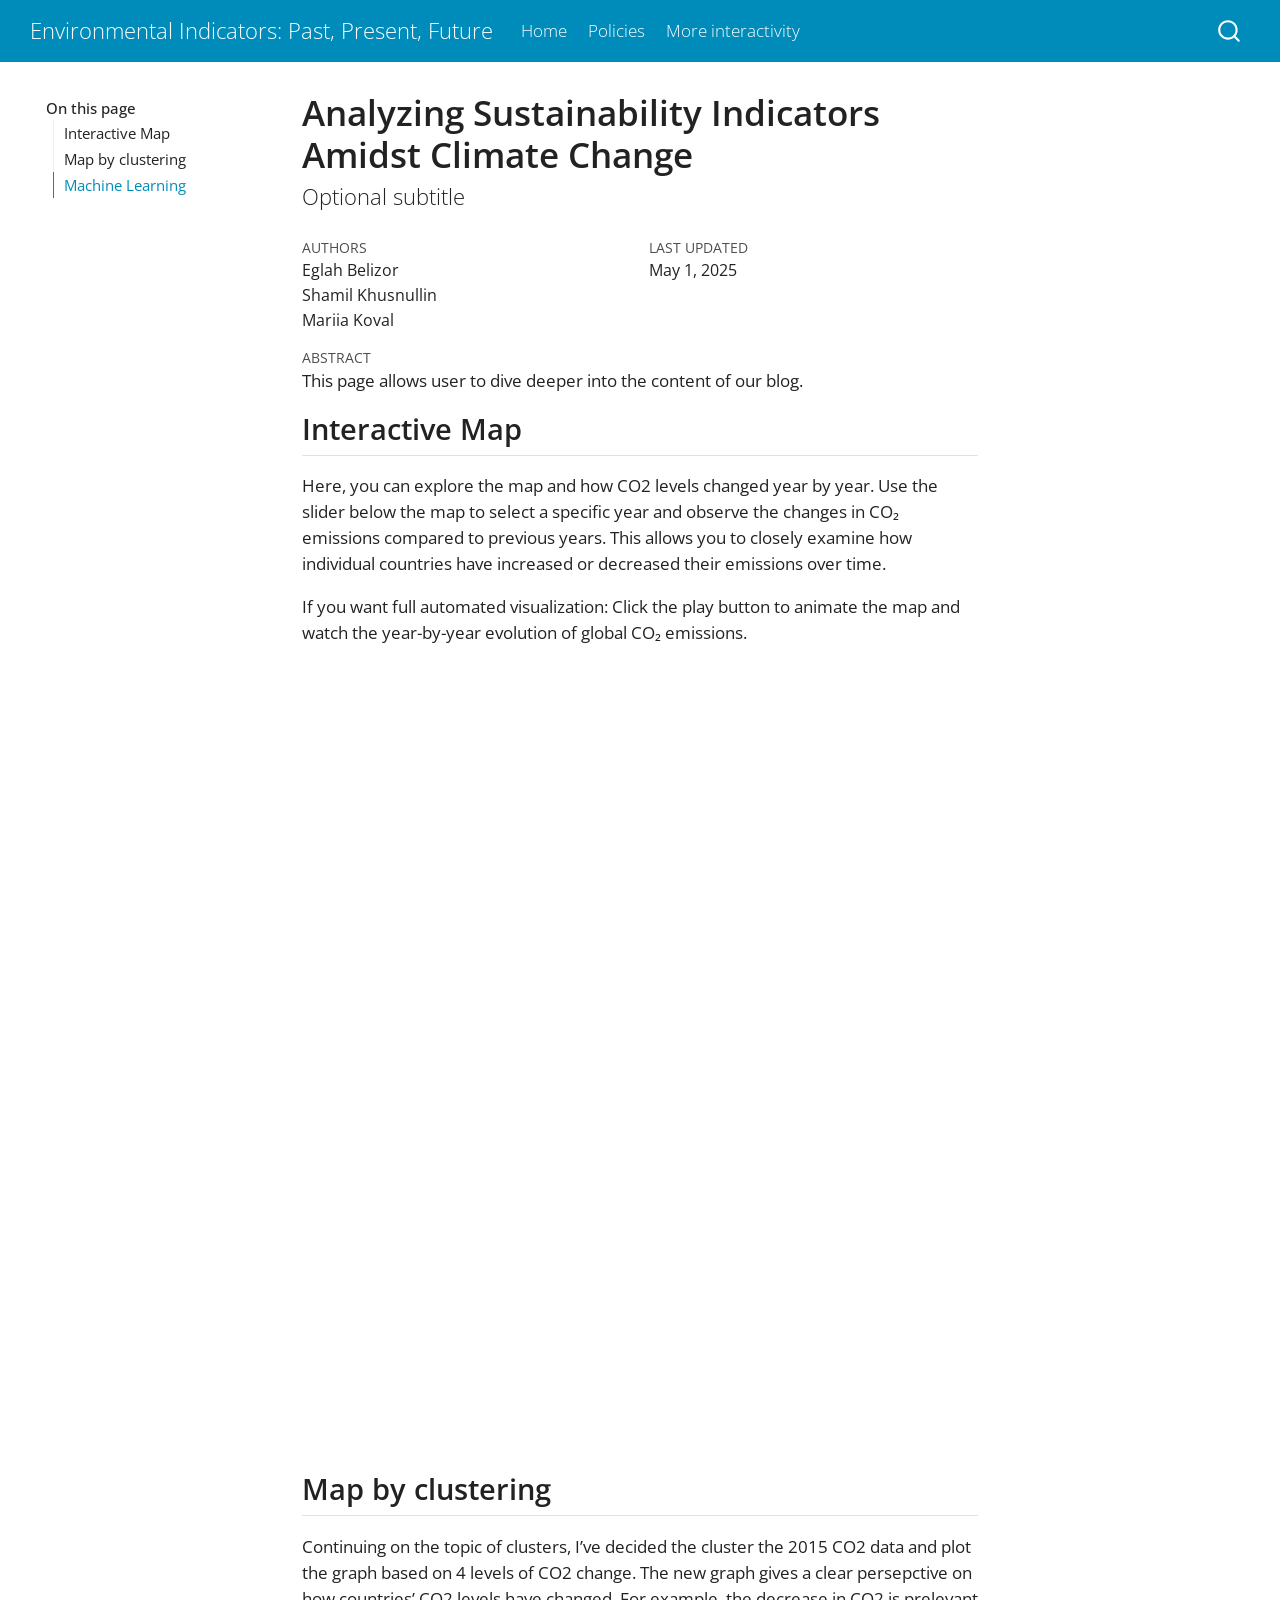
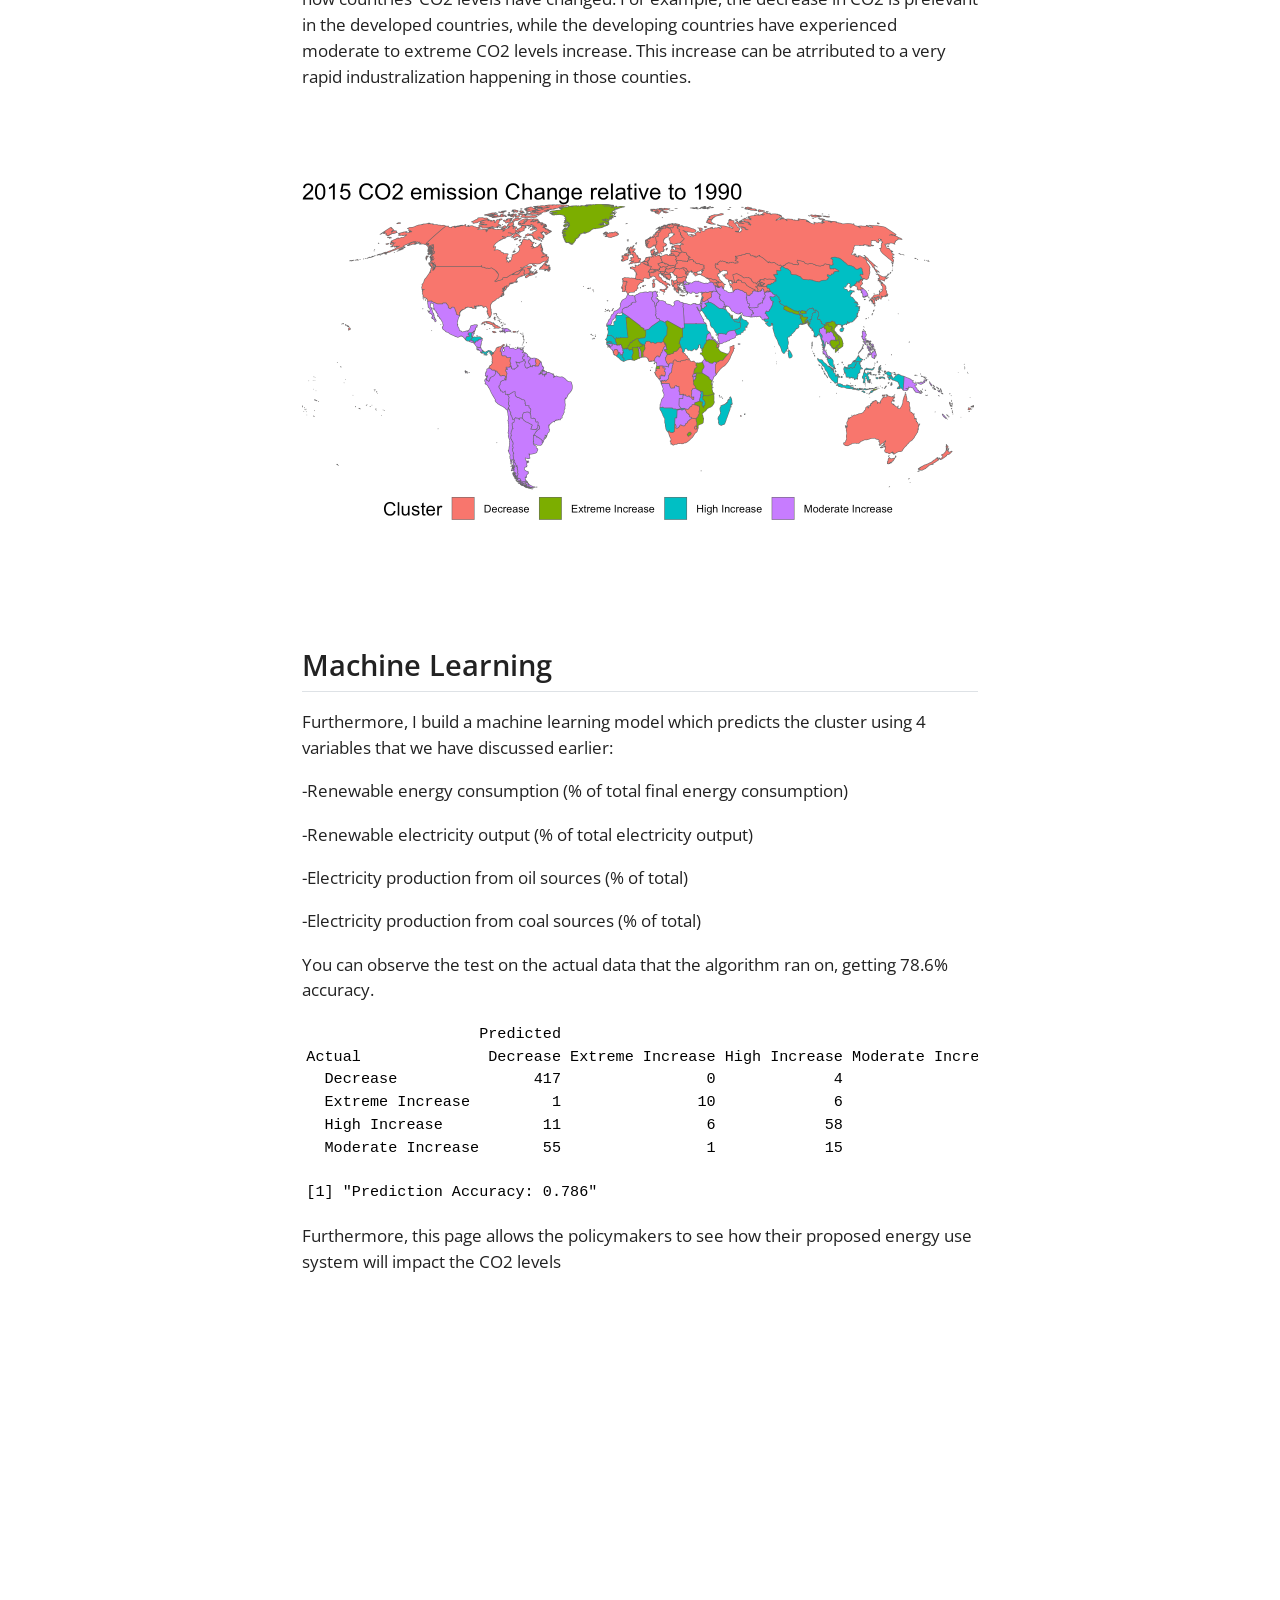
<file: docs/yet-another-page.html>
<!DOCTYPE html>
<html xmlns="http://www.w3.org/1999/xhtml" lang="en" xml:lang="en"><head>

<meta charset="utf-8">
<meta name="generator" content="quarto-1.5.57">

<meta name="viewport" content="width=device-width, initial-scale=1.0, user-scalable=yes">

<meta name="author" content="Eglah Belizor">
<meta name="author" content="Shamil Khusnullin">
<meta name="author" content="Mariia Koval">
<meta name="dcterms.date" content="2025-05-01">

<title>Analyzing Sustainability Indicators Amidst Climate Change – Environmental Indicators: Past, Present, Future</title>
<style>
code{white-space: pre-wrap;}
span.smallcaps{font-variant: small-caps;}
div.columns{display: flex; gap: min(4vw, 1.5em);}
div.column{flex: auto; overflow-x: auto;}
div.hanging-indent{margin-left: 1.5em; text-indent: -1.5em;}
ul.task-list{list-style: none;}
ul.task-list li input[type="checkbox"] {
  width: 0.8em;
  margin: 0 0.8em 0.2em -1em; /* quarto-specific, see https://github.com/quarto-dev/quarto-cli/issues/4556 */ 
  vertical-align: middle;
}
</style>


<script src="site_libs/quarto-nav/quarto-nav.js"></script>
<script src="site_libs/quarto-nav/headroom.min.js"></script>
<script src="site_libs/clipboard/clipboard.min.js"></script>
<script src="site_libs/quarto-search/autocomplete.umd.js"></script>
<script src="site_libs/quarto-search/fuse.min.js"></script>
<script src="site_libs/quarto-search/quarto-search.js"></script>
<meta name="quarto:offset" content="./">
<script src="site_libs/quarto-html/quarto.js"></script>
<script src="site_libs/quarto-html/popper.min.js"></script>
<script src="site_libs/quarto-html/tippy.umd.min.js"></script>
<script src="site_libs/quarto-html/anchor.min.js"></script>
<link href="site_libs/quarto-html/tippy.css" rel="stylesheet">
<link href="site_libs/quarto-html/quarto-syntax-highlighting.css" rel="stylesheet" id="quarto-text-highlighting-styles">
<script src="site_libs/bootstrap/bootstrap.min.js"></script>
<link href="site_libs/bootstrap/bootstrap-icons.css" rel="stylesheet">
<link href="site_libs/bootstrap/bootstrap.min.css" rel="stylesheet" id="quarto-bootstrap" data-mode="light">
<script id="quarto-search-options" type="application/json">{
  "location": "navbar",
  "copy-button": false,
  "collapse-after": 3,
  "panel-placement": "end",
  "type": "overlay",
  "limit": 50,
  "keyboard-shortcut": [
    "f",
    "/",
    "s"
  ],
  "show-item-context": false,
  "language": {
    "search-no-results-text": "No results",
    "search-matching-documents-text": "matching documents",
    "search-copy-link-title": "Copy link to search",
    "search-hide-matches-text": "Hide additional matches",
    "search-more-match-text": "more match in this document",
    "search-more-matches-text": "more matches in this document",
    "search-clear-button-title": "Clear",
    "search-text-placeholder": "",
    "search-detached-cancel-button-title": "Cancel",
    "search-submit-button-title": "Submit",
    "search-label": "Search"
  }
}</script>


<link rel="stylesheet" href="styles.css">
</head>

<body class="floating nav-fixed">

<div id="quarto-search-results"></div>
  <header id="quarto-header" class="headroom fixed-top">
    <nav class="navbar navbar-expand-lg " data-bs-theme="dark">
      <div class="navbar-container container-fluid">
      <div class="navbar-brand-container mx-auto">
    <a class="navbar-brand" href="./index.html">
    <span class="navbar-title">Environmental Indicators: Past, Present, Future</span>
    </a>
  </div>
            <div id="quarto-search" class="" title="Search"></div>
          <button class="navbar-toggler" type="button" data-bs-toggle="collapse" data-bs-target="#navbarCollapse" aria-controls="navbarCollapse" role="menu" aria-expanded="false" aria-label="Toggle navigation" onclick="if (window.quartoToggleHeadroom) { window.quartoToggleHeadroom(); }">
  <span class="navbar-toggler-icon"></span>
</button>
          <div class="collapse navbar-collapse" id="navbarCollapse">
            <ul class="navbar-nav navbar-nav-scroll me-auto">
  <li class="nav-item">
    <a class="nav-link" href="./index.html"> 
<span class="menu-text">Home</span></a>
  </li>  
  <li class="nav-item">
    <a class="nav-link" href="./policies.html"> 
<span class="menu-text">Policies</span></a>
  </li>  
  <li class="nav-item">
    <a class="nav-link active" href="./yet-another-page.html" aria-current="page"> 
<span class="menu-text">More interactivity</span></a>
  </li>  
</ul>
          </div> <!-- /navcollapse -->
            <div class="quarto-navbar-tools">
</div>
      </div> <!-- /container-fluid -->
    </nav>
</header>
<!-- content -->
<div id="quarto-content" class="quarto-container page-columns page-rows-contents page-layout-article page-navbar">
<!-- sidebar -->
  <nav id="quarto-sidebar" class="sidebar collapse collapse-horizontal quarto-sidebar-collapse-item sidebar-navigation floating overflow-auto">
    <nav id="TOC" role="doc-toc" class="toc-active" data-toc-expanded="99">
    <h2 id="toc-title">On this page</h2>
   
  <ul class="collapse">
  <li><a href="#interactive-map" id="toc-interactive-map" class="nav-link active" data-scroll-target="#interactive-map">Interactive Map</a></li>
  <li><a href="#map-by-clustering" id="toc-map-by-clustering" class="nav-link" data-scroll-target="#map-by-clustering">Map by clustering</a></li>
  <li><a href="#machine-learning" id="toc-machine-learning" class="nav-link" data-scroll-target="#machine-learning">Machine Learning</a></li>
  </ul>
</nav>
</nav>
<div id="quarto-sidebar-glass" class="quarto-sidebar-collapse-item" data-bs-toggle="collapse" data-bs-target=".quarto-sidebar-collapse-item"></div>
<!-- margin-sidebar -->
    <div id="quarto-margin-sidebar" class="sidebar margin-sidebar zindex-bottom">
    </div>
<!-- main -->
<main class="content" id="quarto-document-content">

<header id="title-block-header" class="quarto-title-block default">
<div class="quarto-title">
<h1 class="title">Analyzing Sustainability Indicators Amidst Climate Change</h1>
<p class="subtitle lead">Optional subtitle</p>
</div>



<div class="quarto-title-meta">

    <div>
    <div class="quarto-title-meta-heading">Authors</div>
    <div class="quarto-title-meta-contents">
             <p>Eglah Belizor </p>
             <p>Shamil Khusnullin </p>
             <p>Mariia Koval </p>
          </div>
  </div>
    
    <div>
    <div class="quarto-title-meta-heading">Last updated</div>
    <div class="quarto-title-meta-contents">
      <p class="date">May 1, 2025</p>
    </div>
  </div>
  
    
  </div>
  
<div>
  <div class="abstract">
    <div class="block-title">Abstract</div>
    This page allows user to dive deeper into the content of our blog.
  </div>
</div>


</header>


<section id="interactive-map" class="level2">
<h2 class="anchored" data-anchor-id="interactive-map">Interactive Map</h2>
<p>Here, you can explore the map and how CO2 levels changed year by year. Use the slider below the map to select a specific year and observe the changes in CO₂ emissions compared to previous years. This allows you to closely examine how individual countries have increased or decreased their emissions over time.</p>
<p>If you want full automated visualization: Click the play button to animate the map and watch the year-by-year evolution of global CO₂ emissions.</p>
<iframe src="https://shamchikkhus.shinyapps.io/MapApp/" width="100%" height="750px" frameborder="0">
</iframe>
</section>
<section id="map-by-clustering" class="level2">
<h2 class="anchored" data-anchor-id="map-by-clustering">Map by clustering</h2>
<p>Continuing on the topic of clusters, I’ve decided the cluster the 2015 CO2 data and plot the graph based on 4 levels of CO2 change. The new graph gives a clear persepctive on how countries’ CO2 levels have changed. For example, the decrease in CO2 is prelevant in the developed countries, while the developing countries have experienced moderate to extreme CO2 levels increase. This increase can be atrributed to a very rapid industralization happening in those counties.</p>
<div class="cell">
<div class="cell-output-display">
<div>
<figure class="figure">
<p><img src="yet-another-page_files/figure-html/unnamed-chunk-1-1.png" class="img-fluid figure-img" width="672"></p>
</figure>
</div>
</div>
</div>
</section>
<section id="machine-learning" class="level2">
<h2 class="anchored" data-anchor-id="machine-learning">Machine Learning</h2>
<p>Furthermore, I build a machine learning model which predicts the cluster using 4 variables that we have discussed earlier:</p>
<p>-Renewable energy consumption (% of total final energy consumption)</p>
<p>-Renewable electricity output (% of total electricity output)</p>
<p>-Electricity production from oil sources (% of total)</p>
<p>-Electricity production from coal sources (% of total)</p>
<p>You can observe the test on the actual data that the algorithm ran on, getting 78.6% accuracy.</p>
<div class="cell">
<div class="cell-output cell-output-stdout">
<pre><code>                   Predicted
Actual              Decrease Extreme Increase High Increase Moderate Increase
  Decrease               417                0             4                47
  Extreme Increase         1               10             6                 4
  High Increase           11                6            58                38
  Moderate Increase       55                1            15               204</code></pre>
</div>
<div class="cell-output cell-output-stdout">
<pre><code>[1] "Prediction Accuracy: 0.786"</code></pre>
</div>
</div>
<p>Furthermore, this page allows the policymakers to see how their proposed energy use system will impact the CO2 levels</p>
<iframe src="https://shamchikkhus.shinyapps.io/PredictionApp/" width="100%" height="600px" frameborder="0">
</iframe>


</section>

</main> <!-- /main -->
<script id="quarto-html-after-body" type="application/javascript">
window.document.addEventListener("DOMContentLoaded", function (event) {
  const toggleBodyColorMode = (bsSheetEl) => {
    const mode = bsSheetEl.getAttribute("data-mode");
    const bodyEl = window.document.querySelector("body");
    if (mode === "dark") {
      bodyEl.classList.add("quarto-dark");
      bodyEl.classList.remove("quarto-light");
    } else {
      bodyEl.classList.add("quarto-light");
      bodyEl.classList.remove("quarto-dark");
    }
  }
  const toggleBodyColorPrimary = () => {
    const bsSheetEl = window.document.querySelector("link#quarto-bootstrap");
    if (bsSheetEl) {
      toggleBodyColorMode(bsSheetEl);
    }
  }
  toggleBodyColorPrimary();  
  const icon = "";
  const anchorJS = new window.AnchorJS();
  anchorJS.options = {
    placement: 'right',
    icon: icon
  };
  anchorJS.add('.anchored');
  const isCodeAnnotation = (el) => {
    for (const clz of el.classList) {
      if (clz.startsWith('code-annotation-')) {                     
        return true;
      }
    }
    return false;
  }
  const onCopySuccess = function(e) {
    // button target
    const button = e.trigger;
    // don't keep focus
    button.blur();
    // flash "checked"
    button.classList.add('code-copy-button-checked');
    var currentTitle = button.getAttribute("title");
    button.setAttribute("title", "Copied!");
    let tooltip;
    if (window.bootstrap) {
      button.setAttribute("data-bs-toggle", "tooltip");
      button.setAttribute("data-bs-placement", "left");
      button.setAttribute("data-bs-title", "Copied!");
      tooltip = new bootstrap.Tooltip(button, 
        { trigger: "manual", 
          customClass: "code-copy-button-tooltip",
          offset: [0, -8]});
      tooltip.show();    
    }
    setTimeout(function() {
      if (tooltip) {
        tooltip.hide();
        button.removeAttribute("data-bs-title");
        button.removeAttribute("data-bs-toggle");
        button.removeAttribute("data-bs-placement");
      }
      button.setAttribute("title", currentTitle);
      button.classList.remove('code-copy-button-checked');
    }, 1000);
    // clear code selection
    e.clearSelection();
  }
  const getTextToCopy = function(trigger) {
      const codeEl = trigger.previousElementSibling.cloneNode(true);
      for (const childEl of codeEl.children) {
        if (isCodeAnnotation(childEl)) {
          childEl.remove();
        }
      }
      return codeEl.innerText;
  }
  const clipboard = new window.ClipboardJS('.code-copy-button:not([data-in-quarto-modal])', {
    text: getTextToCopy
  });
  clipboard.on('success', onCopySuccess);
  if (window.document.getElementById('quarto-embedded-source-code-modal')) {
    // For code content inside modals, clipBoardJS needs to be initialized with a container option
    // TODO: Check when it could be a function (https://github.com/zenorocha/clipboard.js/issues/860)
    const clipboardModal = new window.ClipboardJS('.code-copy-button[data-in-quarto-modal]', {
      text: getTextToCopy,
      container: window.document.getElementById('quarto-embedded-source-code-modal')
    });
    clipboardModal.on('success', onCopySuccess);
  }
    var localhostRegex = new RegExp(/^(?:http|https):\/\/localhost\:?[0-9]*\//);
    var mailtoRegex = new RegExp(/^mailto:/);
      var filterRegex = new RegExp('/' + window.location.host + '/');
    var isInternal = (href) => {
        return filterRegex.test(href) || localhostRegex.test(href) || mailtoRegex.test(href);
    }
    // Inspect non-navigation links and adorn them if external
 	var links = window.document.querySelectorAll('a[href]:not(.nav-link):not(.navbar-brand):not(.toc-action):not(.sidebar-link):not(.sidebar-item-toggle):not(.pagination-link):not(.no-external):not([aria-hidden]):not(.dropdown-item):not(.quarto-navigation-tool):not(.about-link)');
    for (var i=0; i<links.length; i++) {
      const link = links[i];
      if (!isInternal(link.href)) {
        // undo the damage that might have been done by quarto-nav.js in the case of
        // links that we want to consider external
        if (link.dataset.originalHref !== undefined) {
          link.href = link.dataset.originalHref;
        }
      }
    }
  function tippyHover(el, contentFn, onTriggerFn, onUntriggerFn) {
    const config = {
      allowHTML: true,
      maxWidth: 500,
      delay: 100,
      arrow: false,
      appendTo: function(el) {
          return el.parentElement;
      },
      interactive: true,
      interactiveBorder: 10,
      theme: 'quarto',
      placement: 'bottom-start',
    };
    if (contentFn) {
      config.content = contentFn;
    }
    if (onTriggerFn) {
      config.onTrigger = onTriggerFn;
    }
    if (onUntriggerFn) {
      config.onUntrigger = onUntriggerFn;
    }
    window.tippy(el, config); 
  }
  const noterefs = window.document.querySelectorAll('a[role="doc-noteref"]');
  for (var i=0; i<noterefs.length; i++) {
    const ref = noterefs[i];
    tippyHover(ref, function() {
      // use id or data attribute instead here
      let href = ref.getAttribute('data-footnote-href') || ref.getAttribute('href');
      try { href = new URL(href).hash; } catch {}
      const id = href.replace(/^#\/?/, "");
      const note = window.document.getElementById(id);
      if (note) {
        return note.innerHTML;
      } else {
        return "";
      }
    });
  }
      let selectedAnnoteEl;
      const selectorForAnnotation = ( cell, annotation) => {
        let cellAttr = 'data-code-cell="' + cell + '"';
        let lineAttr = 'data-code-annotation="' +  annotation + '"';
        const selector = 'span[' + cellAttr + '][' + lineAttr + ']';
        return selector;
      }
      const selectCodeLines = (annoteEl) => {
        const doc = window.document;
        const targetCell = annoteEl.getAttribute("data-target-cell");
        const targetAnnotation = annoteEl.getAttribute("data-target-annotation");
        const annoteSpan = window.document.querySelector(selectorForAnnotation(targetCell, targetAnnotation));
        const lines = annoteSpan.getAttribute("data-code-lines").split(",");
        const lineIds = lines.map((line) => {
          return targetCell + "-" + line;
        })
        let top = null;
        let height = null;
        let parent = null;
        if (lineIds.length > 0) {
            //compute the position of the single el (top and bottom and make a div)
            const el = window.document.getElementById(lineIds[0]);
            top = el.offsetTop;
            height = el.offsetHeight;
            parent = el.parentElement.parentElement;
          if (lineIds.length > 1) {
            const lastEl = window.document.getElementById(lineIds[lineIds.length - 1]);
            const bottom = lastEl.offsetTop + lastEl.offsetHeight;
            height = bottom - top;
          }
          if (top !== null && height !== null && parent !== null) {
            // cook up a div (if necessary) and position it 
            let div = window.document.getElementById("code-annotation-line-highlight");
            if (div === null) {
              div = window.document.createElement("div");
              div.setAttribute("id", "code-annotation-line-highlight");
              div.style.position = 'absolute';
              parent.appendChild(div);
            }
            div.style.top = top - 2 + "px";
            div.style.height = height + 4 + "px";
            div.style.left = 0;
            let gutterDiv = window.document.getElementById("code-annotation-line-highlight-gutter");
            if (gutterDiv === null) {
              gutterDiv = window.document.createElement("div");
              gutterDiv.setAttribute("id", "code-annotation-line-highlight-gutter");
              gutterDiv.style.position = 'absolute';
              const codeCell = window.document.getElementById(targetCell);
              const gutter = codeCell.querySelector('.code-annotation-gutter');
              gutter.appendChild(gutterDiv);
            }
            gutterDiv.style.top = top - 2 + "px";
            gutterDiv.style.height = height + 4 + "px";
          }
          selectedAnnoteEl = annoteEl;
        }
      };
      const unselectCodeLines = () => {
        const elementsIds = ["code-annotation-line-highlight", "code-annotation-line-highlight-gutter"];
        elementsIds.forEach((elId) => {
          const div = window.document.getElementById(elId);
          if (div) {
            div.remove();
          }
        });
        selectedAnnoteEl = undefined;
      };
        // Handle positioning of the toggle
    window.addEventListener(
      "resize",
      throttle(() => {
        elRect = undefined;
        if (selectedAnnoteEl) {
          selectCodeLines(selectedAnnoteEl);
        }
      }, 10)
    );
    function throttle(fn, ms) {
    let throttle = false;
    let timer;
      return (...args) => {
        if(!throttle) { // first call gets through
            fn.apply(this, args);
            throttle = true;
        } else { // all the others get throttled
            if(timer) clearTimeout(timer); // cancel #2
            timer = setTimeout(() => {
              fn.apply(this, args);
              timer = throttle = false;
            }, ms);
        }
      };
    }
      // Attach click handler to the DT
      const annoteDls = window.document.querySelectorAll('dt[data-target-cell]');
      for (const annoteDlNode of annoteDls) {
        annoteDlNode.addEventListener('click', (event) => {
          const clickedEl = event.target;
          if (clickedEl !== selectedAnnoteEl) {
            unselectCodeLines();
            const activeEl = window.document.querySelector('dt[data-target-cell].code-annotation-active');
            if (activeEl) {
              activeEl.classList.remove('code-annotation-active');
            }
            selectCodeLines(clickedEl);
            clickedEl.classList.add('code-annotation-active');
          } else {
            // Unselect the line
            unselectCodeLines();
            clickedEl.classList.remove('code-annotation-active');
          }
        });
      }
  const findCites = (el) => {
    const parentEl = el.parentElement;
    if (parentEl) {
      const cites = parentEl.dataset.cites;
      if (cites) {
        return {
          el,
          cites: cites.split(' ')
        };
      } else {
        return findCites(el.parentElement)
      }
    } else {
      return undefined;
    }
  };
  var bibliorefs = window.document.querySelectorAll('a[role="doc-biblioref"]');
  for (var i=0; i<bibliorefs.length; i++) {
    const ref = bibliorefs[i];
    const citeInfo = findCites(ref);
    if (citeInfo) {
      tippyHover(citeInfo.el, function() {
        var popup = window.document.createElement('div');
        citeInfo.cites.forEach(function(cite) {
          var citeDiv = window.document.createElement('div');
          citeDiv.classList.add('hanging-indent');
          citeDiv.classList.add('csl-entry');
          var biblioDiv = window.document.getElementById('ref-' + cite);
          if (biblioDiv) {
            citeDiv.innerHTML = biblioDiv.innerHTML;
          }
          popup.appendChild(citeDiv);
        });
        return popup.innerHTML;
      });
    }
  }
});
</script>
</div> <!-- /content -->




</body></html>
</file>
<file: docs/site_libs/quarto-html/tippy.css>
.tippy-box[data-animation=fade][data-state=hidden]{opacity:0}[data-tippy-root]{max-width:calc(100vw - 10px)}.tippy-box{position:relative;background-color:#333;color:#fff;border-radius:4px;font-size:14px;line-height:1.4;white-space:normal;outline:0;transition-property:transform,visibility,opacity}.tippy-box[data-placement^=top]>.tippy-arrow{bottom:0}.tippy-box[data-placement^=top]>.tippy-arrow:before{bottom:-7px;left:0;border-width:8px 8px 0;border-top-color:initial;transform-origin:center top}.tippy-box[data-placement^=bottom]>.tippy-arrow{top:0}.tippy-box[data-placement^=bottom]>.tippy-arrow:before{top:-7px;left:0;border-width:0 8px 8px;border-bottom-color:initial;transform-origin:center bottom}.tippy-box[data-placement^=left]>.tippy-arrow{right:0}.tippy-box[data-placement^=left]>.tippy-arrow:before{border-width:8px 0 8px 8px;border-left-color:initial;right:-7px;transform-origin:center left}.tippy-box[data-placement^=right]>.tippy-arrow{left:0}.tippy-box[data-placement^=right]>.tippy-arrow:before{left:-7px;border-width:8px 8px 8px 0;border-right-color:initial;transform-origin:center right}.tippy-box[data-inertia][data-state=visible]{transition-timing-function:cubic-bezier(.54,1.5,.38,1.11)}.tippy-arrow{width:16px;height:16px;color:#333}.tippy-arrow:before{content:"";position:absolute;border-color:transparent;border-style:solid}.tippy-content{position:relative;padding:5px 9px;z-index:1}
</file>
<file: docs/site_libs/quarto-html/quarto-syntax-highlighting.css>
/* quarto syntax highlight colors */
:root {
  --quarto-hl-ot-color: #003B4F;
  --quarto-hl-at-color: #657422;
  --quarto-hl-ss-color: #20794D;
  --quarto-hl-an-color: #5E5E5E;
  --quarto-hl-fu-color: #4758AB;
  --quarto-hl-st-color: #20794D;
  --quarto-hl-cf-color: #003B4F;
  --quarto-hl-op-color: #5E5E5E;
  --quarto-hl-er-color: #AD0000;
  --quarto-hl-bn-color: #AD0000;
  --quarto-hl-al-color: #AD0000;
  --quarto-hl-va-color: #111111;
  --quarto-hl-bu-color: inherit;
  --quarto-hl-ex-color: inherit;
  --quarto-hl-pp-color: #AD0000;
  --quarto-hl-in-color: #5E5E5E;
  --quarto-hl-vs-color: #20794D;
  --quarto-hl-wa-color: #5E5E5E;
  --quarto-hl-do-color: #5E5E5E;
  --quarto-hl-im-color: #00769E;
  --quarto-hl-ch-color: #20794D;
  --quarto-hl-dt-color: #AD0000;
  --quarto-hl-fl-color: #AD0000;
  --quarto-hl-co-color: #5E5E5E;
  --quarto-hl-cv-color: #5E5E5E;
  --quarto-hl-cn-color: #8f5902;
  --quarto-hl-sc-color: #5E5E5E;
  --quarto-hl-dv-color: #AD0000;
  --quarto-hl-kw-color: #003B4F;
}

/* other quarto variables */
:root {
  --quarto-font-monospace: SFMono-Regular, Menlo, Monaco, Consolas, "Liberation Mono", "Courier New", monospace;
}

pre > code.sourceCode > span {
  color: #003B4F;
}

code span {
  color: #003B4F;
}

code.sourceCode > span {
  color: #003B4F;
}

div.sourceCode,
div.sourceCode pre.sourceCode {
  color: #003B4F;
}

code span.ot {
  color: #003B4F;
  font-style: inherit;
}

code span.at {
  color: #657422;
  font-style: inherit;
}

code span.ss {
  color: #20794D;
  font-style: inherit;
}

code span.an {
  color: #5E5E5E;
  font-style: inherit;
}

code span.fu {
  color: #4758AB;
  font-style: inherit;
}

code span.st {
  color: #20794D;
  font-style: inherit;
}

code span.cf {
  color: #003B4F;
  font-weight: bold;
  font-style: inherit;
}

code span.op {
  color: #5E5E5E;
  font-style: inherit;
}

code span.er {
  color: #AD0000;
  font-style: inherit;
}

code span.bn {
  color: #AD0000;
  font-style: inherit;
}

code span.al {
  color: #AD0000;
  font-style: inherit;
}

code span.va {
  color: #111111;
  font-style: inherit;
}

code span.bu {
  font-style: inherit;
}

code span.ex {
  font-style: inherit;
}

code span.pp {
  color: #AD0000;
  font-style: inherit;
}

code span.in {
  color: #5E5E5E;
  font-style: inherit;
}

code span.vs {
  color: #20794D;
  font-style: inherit;
}

code span.wa {
  color: #5E5E5E;
  font-style: italic;
}

code span.do {
  color: #5E5E5E;
  font-style: italic;
}

code span.im {
  color: #00769E;
  font-style: inherit;
}

code span.ch {
  color: #20794D;
  font-style: inherit;
}

code span.dt {
  color: #AD0000;
  font-style: inherit;
}

code span.fl {
  color: #AD0000;
  font-style: inherit;
}

code span.co {
  color: #5E5E5E;
  font-style: inherit;
}

code span.cv {
  color: #5E5E5E;
  font-style: italic;
}

code span.cn {
  color: #8f5902;
  font-style: inherit;
}

code span.sc {
  color: #5E5E5E;
  font-style: inherit;
}

code span.dv {
  color: #AD0000;
  font-style: inherit;
}

code span.kw {
  color: #003B4F;
  font-weight: bold;
  font-style: inherit;
}

.prevent-inlining {
  content: "</";
}

/*# sourceMappingURL=debc5d5d77c3f9108843748ff7464032.css.map */
</file>
<file: docs/site_libs/quarto-html/quarto-syntax-highlighting-dark.css>
/* quarto syntax highlight colors */
:root {
  --quarto-hl-al-color: #f07178;
  --quarto-hl-an-color: #d4d0ab;
  --quarto-hl-at-color: #00e0e0;
  --quarto-hl-bn-color: #d4d0ab;
  --quarto-hl-bu-color: #abe338;
  --quarto-hl-ch-color: #abe338;
  --quarto-hl-co-color: #f8f8f2;
  --quarto-hl-cv-color: #ffd700;
  --quarto-hl-cn-color: #ffd700;
  --quarto-hl-cf-color: #ffa07a;
  --quarto-hl-dt-color: #ffa07a;
  --quarto-hl-dv-color: #d4d0ab;
  --quarto-hl-do-color: #f8f8f2;
  --quarto-hl-er-color: #f07178;
  --quarto-hl-ex-color: #00e0e0;
  --quarto-hl-fl-color: #d4d0ab;
  --quarto-hl-fu-color: #ffa07a;
  --quarto-hl-im-color: #abe338;
  --quarto-hl-in-color: #d4d0ab;
  --quarto-hl-kw-color: #ffa07a;
  --quarto-hl-op-color: #ffa07a;
  --quarto-hl-ot-color: #00e0e0;
  --quarto-hl-pp-color: #dcc6e0;
  --quarto-hl-re-color: #00e0e0;
  --quarto-hl-sc-color: #abe338;
  --quarto-hl-ss-color: #abe338;
  --quarto-hl-st-color: #abe338;
  --quarto-hl-va-color: #00e0e0;
  --quarto-hl-vs-color: #abe338;
  --quarto-hl-wa-color: #dcc6e0;
}

/* other quarto variables */
:root {
  --quarto-font-monospace: SFMono-Regular, Menlo, Monaco, Consolas, "Liberation Mono", "Courier New", monospace;
}

code span.al {
  background-color: #2a0f15;
  font-weight: bold;
  color: #f07178;
}

code span.an {
  color: #d4d0ab;
}

code span.at {
  color: #00e0e0;
}

code span.bn {
  color: #d4d0ab;
}

code span.bu {
  color: #abe338;
}

code span.ch {
  color: #abe338;
}

code span.co {
  font-style: italic;
  color: #f8f8f2;
}

code span.cv {
  color: #ffd700;
}

code span.cn {
  color: #ffd700;
}

code span.cf {
  font-weight: bold;
  color: #ffa07a;
}

code span.dt {
  color: #ffa07a;
}

code span.dv {
  color: #d4d0ab;
}

code span.do {
  color: #f8f8f2;
}

code span.er {
  color: #f07178;
  text-decoration: underline;
}

code span.ex {
  font-weight: bold;
  color: #00e0e0;
}

code span.fl {
  color: #d4d0ab;
}

code span.fu {
  color: #ffa07a;
}

code span.im {
  color: #abe338;
}

code span.in {
  color: #d4d0ab;
}

code span.kw {
  font-weight: bold;
  color: #ffa07a;
}

pre > code.sourceCode > span {
  color: #f8f8f2;
}

code span {
  color: #f8f8f2;
}

code.sourceCode > span {
  color: #f8f8f2;
}

div.sourceCode,
div.sourceCode pre.sourceCode {
  color: #f8f8f2;
}

code span.op {
  color: #ffa07a;
}

code span.ot {
  color: #00e0e0;
}

code span.pp {
  color: #dcc6e0;
}

code span.re {
  background-color: #f8f8f2;
  color: #00e0e0;
}

code span.sc {
  color: #abe338;
}

code span.ss {
  color: #abe338;
}

code span.st {
  color: #abe338;
}

code span.va {
  color: #00e0e0;
}

code span.vs {
  color: #abe338;
}

code span.wa {
  color: #dcc6e0;
}

.prevent-inlining {
  content: "</";
}

/*# sourceMappingURL=935a306eefa94366c21e1a970dddb765.css.map */
</file>
<file: docs/styles.css>
/* css styles */
</file>
<file: docs/site_libs/lightable-0.0.1/lightable.css>
/*!
 * lightable v0.0.1
 * Copyright 2020 Hao Zhu
 * Licensed under MIT (https://github.com/haozhu233/kableExtra/blob/master/LICENSE)
 */

.lightable-minimal {
  border-collapse: separate;
  border-spacing: 16px 1px;
  width: 100%;
  margin-bottom: 10px;
}

.lightable-minimal td {
  margin-left: 5px;
  margin-right: 5px;
}

.lightable-minimal th {
  margin-left: 5px;
  margin-right: 5px;
}

.lightable-minimal thead tr:last-child th {
  border-bottom: 2px solid #00000050;
  empty-cells: hide;

}

.lightable-minimal tbody tr:first-child td {
  padding-top: 0.5em;
}

.lightable-minimal.lightable-hover tbody tr:hover {
  background-color: #f5f5f5;
}

.lightable-minimal.lightable-striped tbody tr:nth-child(even) {
  background-color: #f5f5f5;
}

.lightable-classic {
  border-top: 0.16em solid #111111;
  border-bottom: 0.16em solid #111111;
  width: 100%;
  margin-bottom: 10px;
  margin: 10px 5px;
}

.lightable-classic tfoot tr td {
  border: 0;
}

.lightable-classic tfoot tr:first-child td {
  border-top: 0.14em solid #111111;
}

.lightable-classic caption {
  color: #222222;
}

.lightable-classic td {
  padding-left: 5px;
  padding-right: 5px;
  color: #222222;
}

.lightable-classic th {
  padding-left: 5px;
  padding-right: 5px;
  font-weight: normal;
  color: #222222;
}

.lightable-classic thead tr:last-child th {
  border-bottom: 0.10em solid #111111;
}

.lightable-classic.lightable-hover tbody tr:hover {
  background-color: #F9EEC1;
}

.lightable-classic.lightable-striped tbody tr:nth-child(even) {
  background-color: #f5f5f5;
}

.lightable-classic-2 {
  border-top: 3px double #111111;
  border-bottom: 3px double #111111;
  width: 100%;
  margin-bottom: 10px;
}

.lightable-classic-2 tfoot tr td {
  border: 0;
}

.lightable-classic-2 tfoot tr:first-child td {
  border-top: 3px double #111111;
}

.lightable-classic-2 caption {
  color: #222222;
}

.lightable-classic-2 td {
  padding-left: 5px;
  padding-right: 5px;
  color: #222222;
}

.lightable-classic-2 th {
  padding-left: 5px;
  padding-right: 5px;
  font-weight: normal;
  color: #222222;
}

.lightable-classic-2 tbody tr:last-child td {
  border-bottom: 3px double #111111;
}

.lightable-classic-2 thead tr:last-child th {
  border-bottom: 1px solid #111111;
}

.lightable-classic-2.lightable-hover tbody tr:hover {
  background-color: #F9EEC1;
}

.lightable-classic-2.lightable-striped tbody tr:nth-child(even) {
  background-color: #f5f5f5;
}

.lightable-material {
  min-width: 100%;
  white-space: nowrap;
  table-layout: fixed;
  font-family: Roboto, sans-serif;
  border: 1px solid #EEE;
  border-collapse: collapse;
  margin-bottom: 10px;
}

.lightable-material tfoot tr td {
  border: 0;
}

.lightable-material tfoot tr:first-child td {
  border-top: 1px solid #EEE;
}

.lightable-material th {
  height: 56px;
  padding-left: 16px;
  padding-right: 16px;
}

.lightable-material td {
  height: 52px;
  padding-left: 16px;
  padding-right: 16px;
  border-top: 1px solid #eeeeee;
}

.lightable-material.lightable-hover tbody tr:hover {
  background-color: #f5f5f5;
}

.lightable-material.lightable-striped tbody tr:nth-child(even) {
  background-color: #f5f5f5;
}

.lightable-material.lightable-striped tbody td {
  border: 0;
}

.lightable-material.lightable-striped thead tr:last-child th {
  border-bottom: 1px solid #ddd;
}

.lightable-material-dark {
  min-width: 100%;
  white-space: nowrap;
  table-layout: fixed;
  font-family: Roboto, sans-serif;
  border: 1px solid #FFFFFF12;
  border-collapse: collapse;
  margin-bottom: 10px;
  background-color: #363640;
}

.lightable-material-dark tfoot tr td {
  border: 0;
}

.lightable-material-dark tfoot tr:first-child td {
  border-top: 1px solid #FFFFFF12;
}

.lightable-material-dark th {
  height: 56px;
  padding-left: 16px;
  padding-right: 16px;
  color: #FFFFFF60;
}

.lightable-material-dark td {
  height: 52px;
  padding-left: 16px;
  padding-right: 16px;
  color: #FFFFFF;
  border-top: 1px solid #FFFFFF12;
}

.lightable-material-dark.lightable-hover tbody tr:hover {
  background-color: #FFFFFF12;
}

.lightable-material-dark.lightable-striped tbody tr:nth-child(even) {
  background-color: #FFFFFF12;
}

.lightable-material-dark.lightable-striped tbody td {
  border: 0;
}

.lightable-material-dark.lightable-striped thead tr:last-child th {
  border-bottom: 1px solid #FFFFFF12;
}

.lightable-paper {
  width: 100%;
  margin-bottom: 10px;
  color: #444;
}

.lightable-paper tfoot tr td {
  border: 0;
}

.lightable-paper tfoot tr:first-child td {
  border-top: 1px solid #00000020;
}

.lightable-paper thead tr:last-child th {
  color: #666;
  vertical-align: bottom;
  border-bottom: 1px solid #00000020;
  line-height: 1.15em;
  padding: 10px 5px;
}

.lightable-paper td {
  vertical-align: middle;
  border-bottom: 1px solid #00000010;
  line-height: 1.15em;
  padding: 7px 5px;
}

.lightable-paper.lightable-hover tbody tr:hover {
  background-color: #F9EEC1;
}

.lightable-paper.lightable-striped tbody tr:nth-child(even) {
  background-color: #00000008;
}

.lightable-paper.lightable-striped tbody td {
  border: 0;
}
</file>
<file: docs/site_libs/htmltools-fill-0.5.8.1/fill.css>
@layer htmltools {
  .html-fill-container {
    display: flex;
    flex-direction: column;
    /* Prevent the container from expanding vertically or horizontally beyond its
    parent's constraints. */
    min-height: 0;
    min-width: 0;
  }
  .html-fill-container > .html-fill-item {
    /* Fill items can grow and shrink freely within
    available vertical space in fillable container */
    flex: 1 1 auto;
    min-height: 0;
    min-width: 0;
  }
  .html-fill-container > :not(.html-fill-item) {
    /* Prevent shrinking or growing of non-fill items */
    flex: 0 0 auto;
  }
}
</file>
<file: docs/site_libs/plotly-htmlwidgets-css-2.11.1/plotly-htmlwidgets.css>
/*
just here so that plotly works
correctly with ioslides.
see https://github.com/ropensci/plotly/issues/463
*/

slide:not(.current) .plotly.html-widget{
  display: none;
}
</file>
<file: docs/site_libs/crosstalk-1.2.1/css/crosstalk.min.css>
.container-fluid.crosstalk-bscols{margin-left:-30px;margin-right:-30px;white-space:normal}body>.container-fluid.crosstalk-bscols{margin-left:auto;margin-right:auto}.crosstalk-input-checkboxgroup .crosstalk-options-group .crosstalk-options-column{display:inline-block;padding-right:12px;vertical-align:top}@media only screen and (max-width: 480px){.crosstalk-input-checkboxgroup .crosstalk-options-group .crosstalk-options-column{display:block;padding-right:inherit}}.crosstalk-input{margin-bottom:15px}.crosstalk-input .control-label{margin-bottom:0;vertical-align:middle}.crosstalk-input input[type="checkbox"]{margin:4px 0 0;margin-top:1px;line-height:normal}.crosstalk-input .checkbox{position:relative;display:block;margin-top:10px;margin-bottom:10px}.crosstalk-input .checkbox>label{padding-left:20px;margin-bottom:0;font-weight:400;cursor:pointer}.crosstalk-input .checkbox input[type="checkbox"],.crosstalk-input .checkbox-inline input[type="checkbox"]{position:absolute;margin-top:2px;margin-left:-20px}.crosstalk-input .checkbox+.checkbox{margin-top:-5px}.crosstalk-input .checkbox-inline{position:relative;display:inline-block;padding-left:20px;margin-bottom:0;font-weight:400;vertical-align:middle;cursor:pointer}.crosstalk-input .checkbox-inline+.checkbox-inline{margin-top:0;margin-left:10px}
</file>
